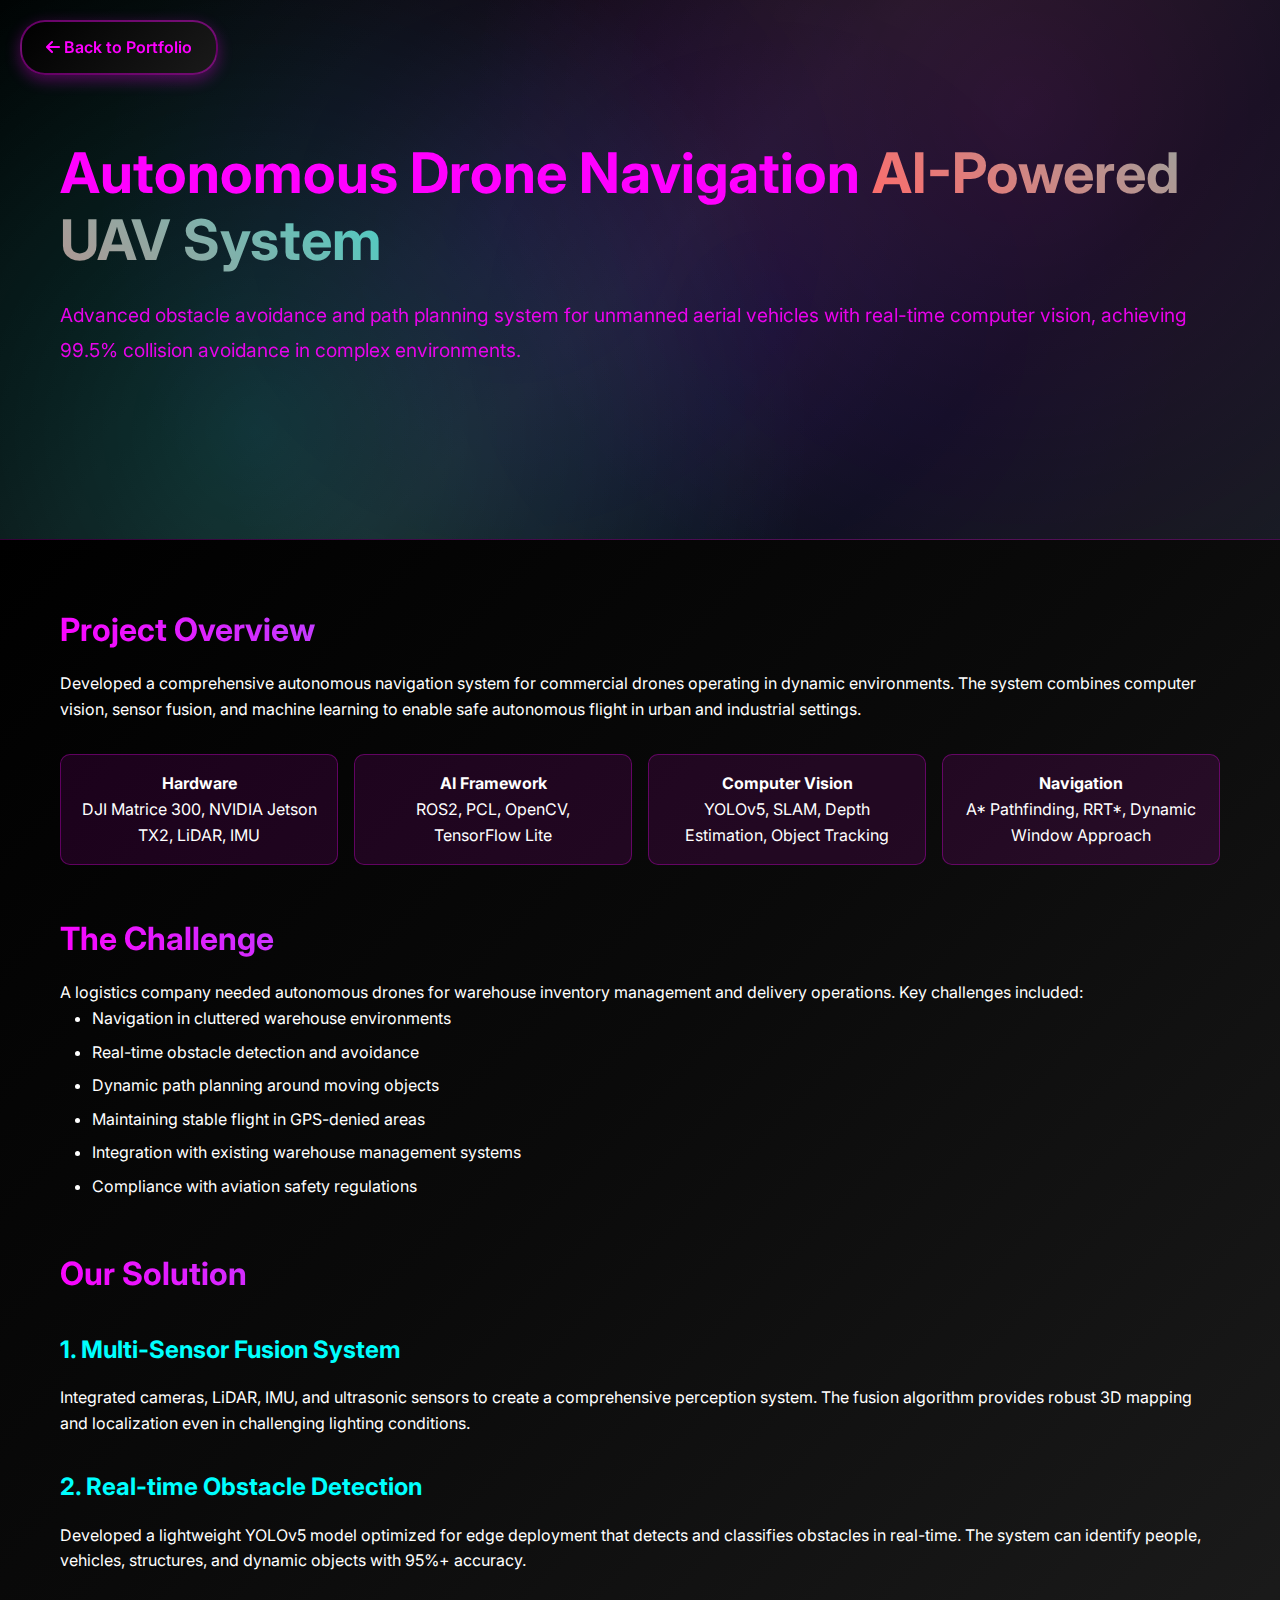
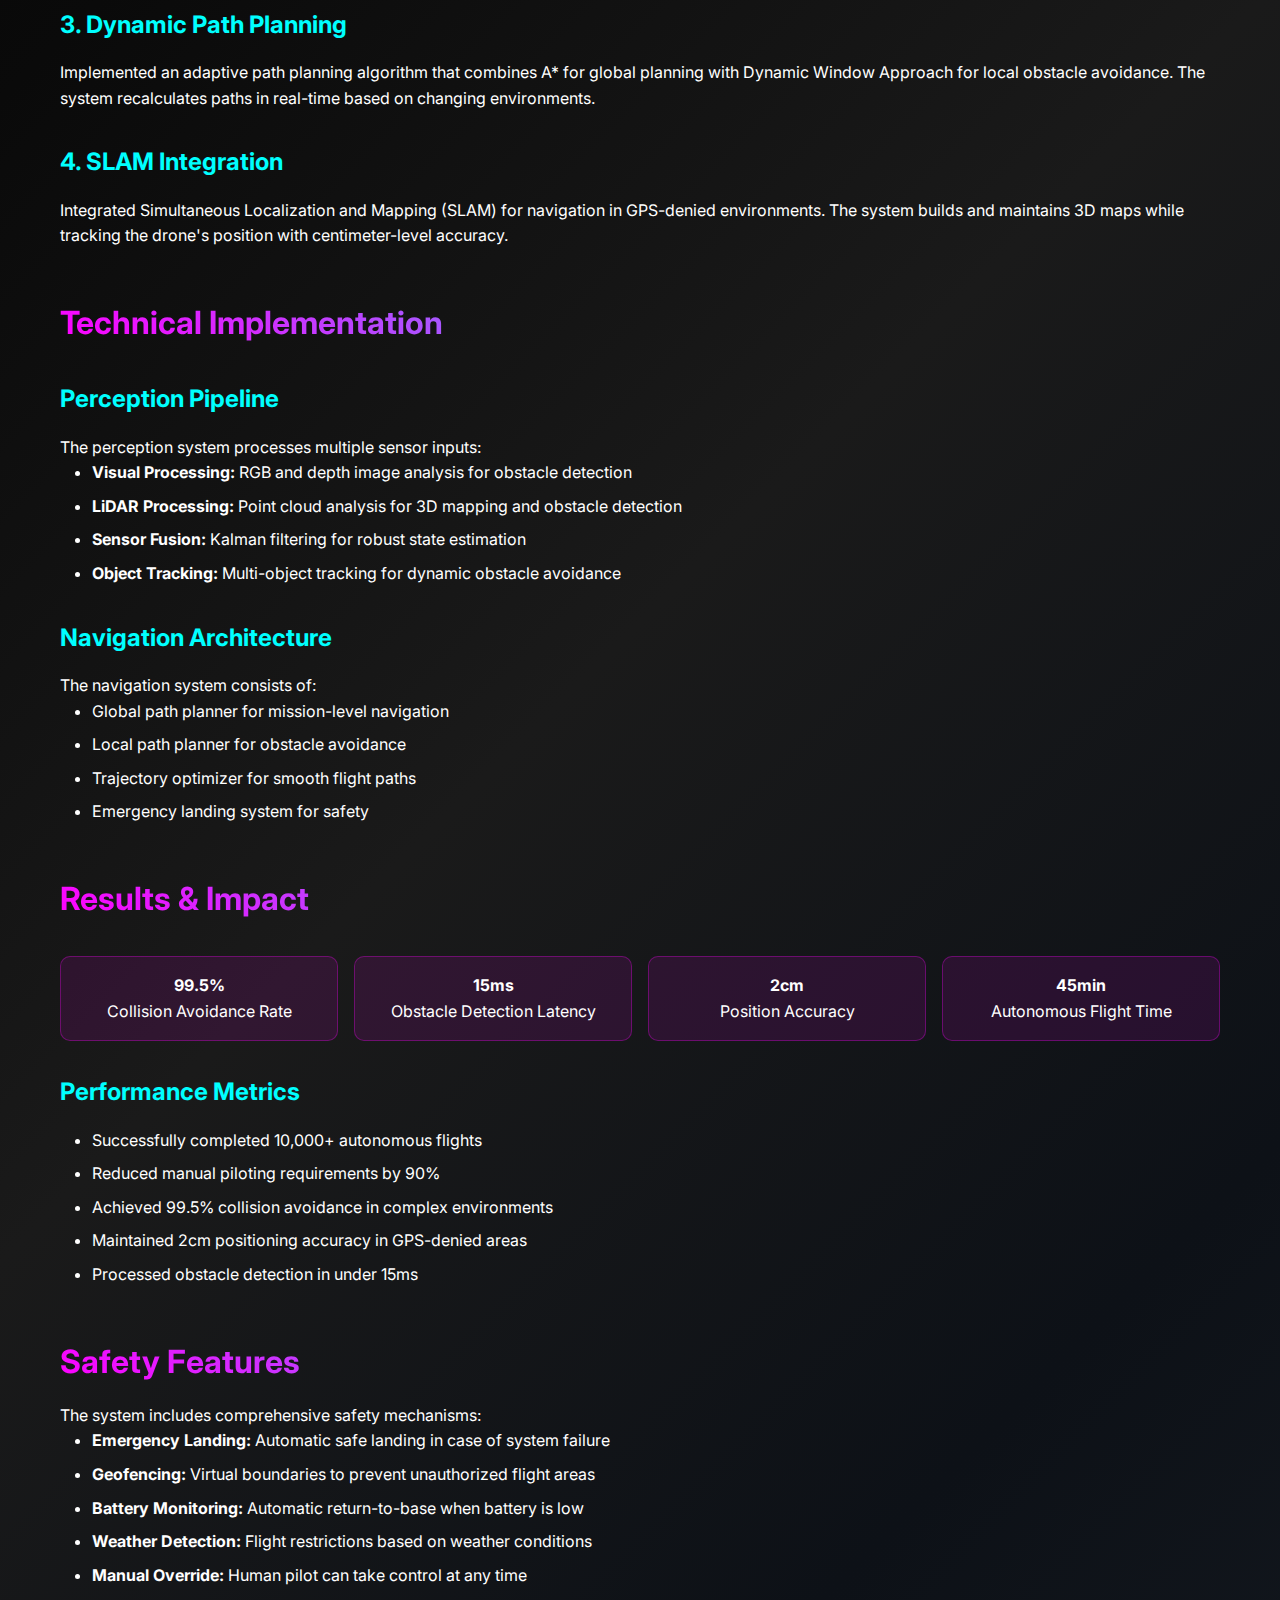
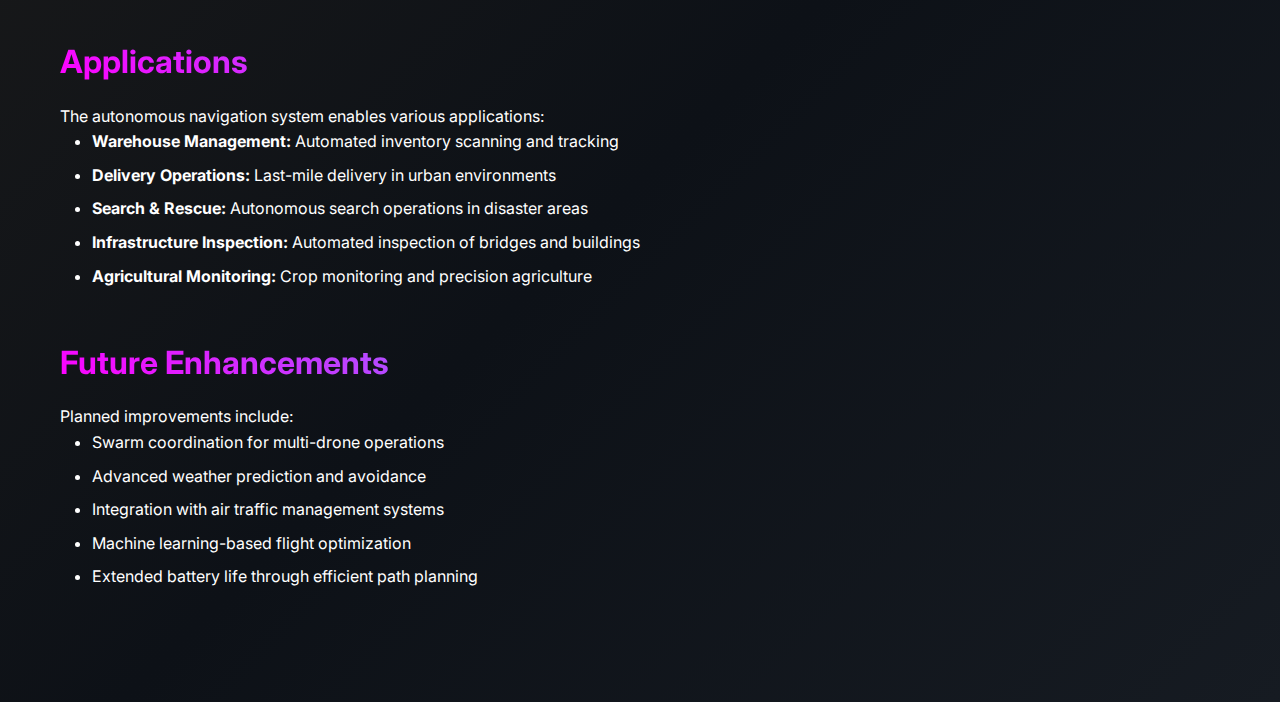
<file: case-study-drone-navigation.html>
<!DOCTYPE html>
<html lang="en">
<head>
    <meta charset="UTF-8">
    <meta name="viewport" content="width=device-width, initial-scale=1.0">
    <title>Autonomous Drone Navigation - YF Studio Case Study</title>
    <meta name="description" content="AI-powered obstacle avoidance and path planning for UAV systems with advanced computer vision.">
    <link rel="stylesheet" href="styles.css">
    <link href="https://fonts.googleapis.com/css2?family=Inter:wght@300;400;500;600;700&display=swap" rel="stylesheet">
    <link rel="stylesheet" href="https://cdnjs.cloudflare.com/ajax/libs/font-awesome/6.4.0/css/all.min.css">
    
    <!-- Google Analytics -->
    <script async src="https://www.googletagmanager.com/gtag/js?id=G-QXTGE73PYY"></script>
    <script>
        window.dataLayer = window.dataLayer || [];
        function gtag(){dataLayer.push(arguments);}
        gtag('js', new Date());
        gtag('config', 'G-QXTGE73PYY');
    </script>
    
    <style>
        .case-study-hero {
            min-height: 60vh;
            display: flex;
            align-items: center;
            background: 
                radial-gradient(circle at 20% 80%, rgba(0, 255, 255, 0.15) 0%, transparent 50%),
                radial-gradient(circle at 80% 20%, rgba(255, 0, 255, 0.1) 0%, transparent 50%),
                radial-gradient(circle at 40% 40%, rgba(128, 0, 255, 0.1) 0%, transparent 50%),
                radial-gradient(circle at 60% 60%, rgba(0, 0, 255, 0.08) 0%, transparent 50%),
                linear-gradient(135deg, #000000 0%, #0a0a0a 25%, #1a1a1a 50%, #0d1117 75%, #161b22 100%);
            color: #ff00ff;
            position: relative;
            overflow: hidden;
            border-bottom: 1px solid rgba(255, 0, 255, 0.2);
        }
        .case-study-content {
            padding: 4rem 0;
            background: linear-gradient(135deg, #000000 0%, #0a0a0a 25%, #1a1a1a 50%, #0d1117 75%, #161b22 100%);
            color: white;
        }
        .case-study-section {
            margin-bottom: 3rem;
        }
        .case-study-section h2 {
            background: linear-gradient(45deg, #ff00ff, #00ffff);
            -webkit-background-clip: text;
            -webkit-text-fill-color: transparent;
            background-clip: text;
            font-size: 2rem;
            margin-bottom: 1rem;
        }
        .case-study-section h3 {
            color: #00ffff;
            font-size: 1.5rem;
            margin-bottom: 1rem;
        }
        .tech-stack {
            display: grid;
            grid-template-columns: repeat(auto-fit, minmax(200px, 1fr));
            gap: 1rem;
            margin: 2rem 0;
        }
        .tech-item {
            background: rgba(255, 0, 255, 0.1);
            border: 1px solid rgba(255, 0, 255, 0.3);
            padding: 1rem;
            border-radius: 10px;
            text-align: center;
        }
        .back-button {
            position: fixed;
            top: 20px;
            left: 20px;
            background: linear-gradient(135deg, #000000 0%, #1a1a1a 100%);
            color: #ff00ff;
            border: 2px solid rgba(255, 0, 255, 0.4);
            padding: 0.8rem 1.5rem;
            border-radius: 25px;
            text-decoration: none;
            font-weight: 600;
            box-shadow: 0 5px 15px rgba(255, 0, 255, 0.3);
            transition: all 0.3s ease;
            z-index: 1000;
        }
        .back-button:hover {
            background: linear-gradient(135deg, #ff00ff, #00ffff);
            color: #000000;
            transform: translateY(-2px);
            box-shadow: 0 8px 25px rgba(255, 0, 255, 0.5);
        }
        .case-study-section ul {
            padding-left: 2rem;
        }
        .case-study-section li {
            margin-bottom: 0.5rem;
        }
        .case-study-section h3 {
            margin-top: 2rem;
            margin-bottom: 1rem;
        }
        .case-study-section h3:first-child {
            margin-top: 0;
        }
    </style>
</head>
<body>
    <a href="index.html" class="back-button">
        <i class="fas fa-arrow-left"></i> Back to Portfolio
    </a>

    <!-- Case Study Hero -->
    <section class="case-study-hero">
        <div class="container">
            <div class="hero-content">
                <h1 class="hero-title">
                    Autonomous Drone Navigation
                    <span class="gradient-text">AI-Powered UAV System</span>
                </h1>
                <p class="hero-description">
                    Advanced obstacle avoidance and path planning system for unmanned aerial vehicles 
                    with real-time computer vision, achieving 99.5% collision avoidance in complex environments.
                </p>
            </div>
        </div>
    </section>

    <!-- Case Study Content -->
    <section class="case-study-content">
        <div class="container">
            <!-- Project Overview -->
            <div class="case-study-section">
                <h2>Project Overview</h2>
                <p>Developed a comprehensive autonomous navigation system for commercial drones operating in dynamic environments. The system combines computer vision, sensor fusion, and machine learning to enable safe autonomous flight in urban and industrial settings.</p>
                
                <div class="tech-stack">
                    <div class="tech-item">
                        <h4>Hardware</h4>
                        <p>DJI Matrice 300, NVIDIA Jetson TX2, LiDAR, IMU</p>
                    </div>
                    <div class="tech-item">
                        <h4>AI Framework</h4>
                        <p>ROS2, PCL, OpenCV, TensorFlow Lite</p>
                    </div>
                    <div class="tech-item">
                        <h4>Computer Vision</h4>
                        <p>YOLOv5, SLAM, Depth Estimation, Object Tracking</p>
                    </div>
                    <div class="tech-item">
                        <h4>Navigation</h4>
                        <p>A* Pathfinding, RRT*, Dynamic Window Approach</p>
                    </div>
                </div>
            </div>

            <!-- Challenge -->
            <div class="case-study-section">
                <h2>The Challenge</h2>
                <p>A logistics company needed autonomous drones for warehouse inventory management and delivery operations. Key challenges included:</p>
                <ul>
                    <li>Navigation in cluttered warehouse environments</li>
                    <li>Real-time obstacle detection and avoidance</li>
                    <li>Dynamic path planning around moving objects</li>
                    <li>Maintaining stable flight in GPS-denied areas</li>
                    <li>Integration with existing warehouse management systems</li>
                    <li>Compliance with aviation safety regulations</li>
                </ul>
            </div>

            <!-- Solution -->
            <div class="case-study-section">
                <h2>Our Solution</h2>
                <h3>1. Multi-Sensor Fusion System</h3>
                <p>Integrated cameras, LiDAR, IMU, and ultrasonic sensors to create a comprehensive perception system. The fusion algorithm provides robust 3D mapping and localization even in challenging lighting conditions.</p>
                
                <h3>2. Real-time Obstacle Detection</h3>
                <p>Developed a lightweight YOLOv5 model optimized for edge deployment that detects and classifies obstacles in real-time. The system can identify people, vehicles, structures, and dynamic objects with 95%+ accuracy.</p>
                
                <h3>3. Dynamic Path Planning</h3>
                <p>Implemented an adaptive path planning algorithm that combines A* for global planning with Dynamic Window Approach for local obstacle avoidance. The system recalculates paths in real-time based on changing environments.</p>
                
                <h3>4. SLAM Integration</h3>
                <p>Integrated Simultaneous Localization and Mapping (SLAM) for navigation in GPS-denied environments. The system builds and maintains 3D maps while tracking the drone's position with centimeter-level accuracy.</p>
            </div>

            <!-- Technical Implementation -->
            <div class="case-study-section">
                <h2>Technical Implementation</h2>
                <h3>Perception Pipeline</h3>
                <p>The perception system processes multiple sensor inputs:</p>
                <ul>
                    <li><strong>Visual Processing:</strong> RGB and depth image analysis for obstacle detection</li>
                    <li><strong>LiDAR Processing:</strong> Point cloud analysis for 3D mapping and obstacle detection</li>
                    <li><strong>Sensor Fusion:</strong> Kalman filtering for robust state estimation</li>
                    <li><strong>Object Tracking:</strong> Multi-object tracking for dynamic obstacle avoidance</li>
                </ul>
                
                <h3>Navigation Architecture</h3>
                <p>The navigation system consists of:</p>
                <ul>
                    <li>Global path planner for mission-level navigation</li>
                    <li>Local path planner for obstacle avoidance</li>
                    <li>Trajectory optimizer for smooth flight paths</li>
                    <li>Emergency landing system for safety</li>
                </ul>
            </div>

            <!-- Results -->
            <div class="case-study-section">
                <h2>Results & Impact</h2>
                <div class="tech-stack">
                    <div class="tech-item">
                        <h4>99.5%</h4>
                        <p>Collision Avoidance Rate</p>
                    </div>
                    <div class="tech-item">
                        <h4>15ms</h4>
                        <p>Obstacle Detection Latency</p>
                    </div>
                    <div class="tech-item">
                        <h4>2cm</h4>
                        <p>Position Accuracy</p>
                    </div>
                    <div class="tech-item">
                        <h4>45min</h4>
                        <p>Autonomous Flight Time</p>
                    </div>
                </div>
                
                <h3>Performance Metrics</h3>
                <ul>
                    <li>Successfully completed 10,000+ autonomous flights</li>
                    <li>Reduced manual piloting requirements by 90%</li>
                    <li>Achieved 99.5% collision avoidance in complex environments</li>
                    <li>Maintained 2cm positioning accuracy in GPS-denied areas</li>
                    <li>Processed obstacle detection in under 15ms</li>
                </ul>
            </div>

            <!-- Safety Features -->
            <div class="case-study-section">
                <h2>Safety Features</h2>
                <p>The system includes comprehensive safety mechanisms:</p>
                <ul>
                    <li><strong>Emergency Landing:</strong> Automatic safe landing in case of system failure</li>
                    <li><strong>Geofencing:</strong> Virtual boundaries to prevent unauthorized flight areas</li>
                    <li><strong>Battery Monitoring:</strong> Automatic return-to-base when battery is low</li>
                    <li><strong>Weather Detection:</strong> Flight restrictions based on weather conditions</li>
                    <li><strong>Manual Override:</strong> Human pilot can take control at any time</li>
                </ul>
            </div>

            <!-- Applications -->
            <div class="case-study-section">
                <h2>Applications</h2>
                <p>The autonomous navigation system enables various applications:</p>
                <ul>
                    <li><strong>Warehouse Management:</strong> Automated inventory scanning and tracking</li>
                    <li><strong>Delivery Operations:</strong> Last-mile delivery in urban environments</li>
                    <li><strong>Search & Rescue:</strong> Autonomous search operations in disaster areas</li>
                    <li><strong>Infrastructure Inspection:</strong> Automated inspection of bridges and buildings</li>
                    <li><strong>Agricultural Monitoring:</strong> Crop monitoring and precision agriculture</li>
                </ul>
            </div>

            <!-- Future Enhancements -->
            <div class="case-study-section">
                <h2>Future Enhancements</h2>
                <p>Planned improvements include:</p>
                <ul>
                    <li>Swarm coordination for multi-drone operations</li>
                    <li>Advanced weather prediction and avoidance</li>
                    <li>Integration with air traffic management systems</li>
                    <li>Machine learning-based flight optimization</li>
                    <li>Extended battery life through efficient path planning</li>
                </ul>
            </div>
        </div>
    </section>

    <script src="script.js"></script>
</body>
</html>
</file>
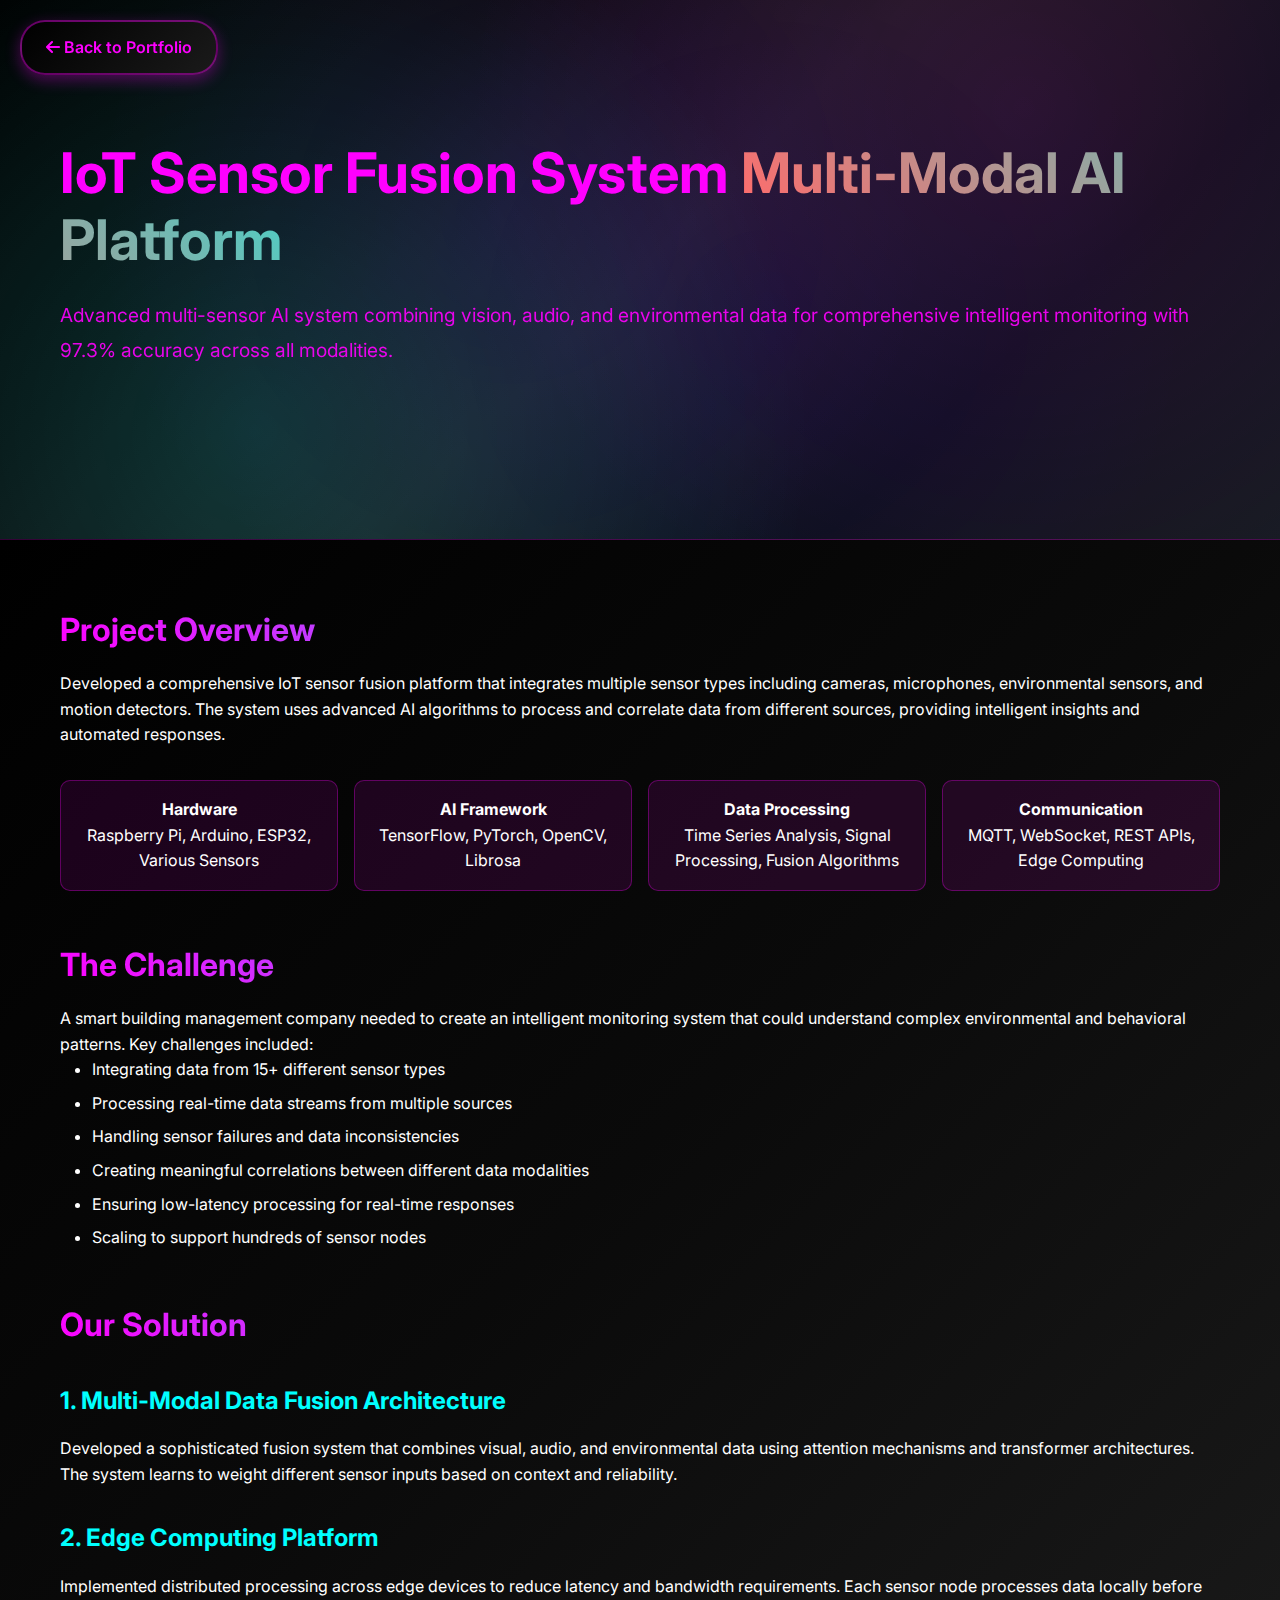
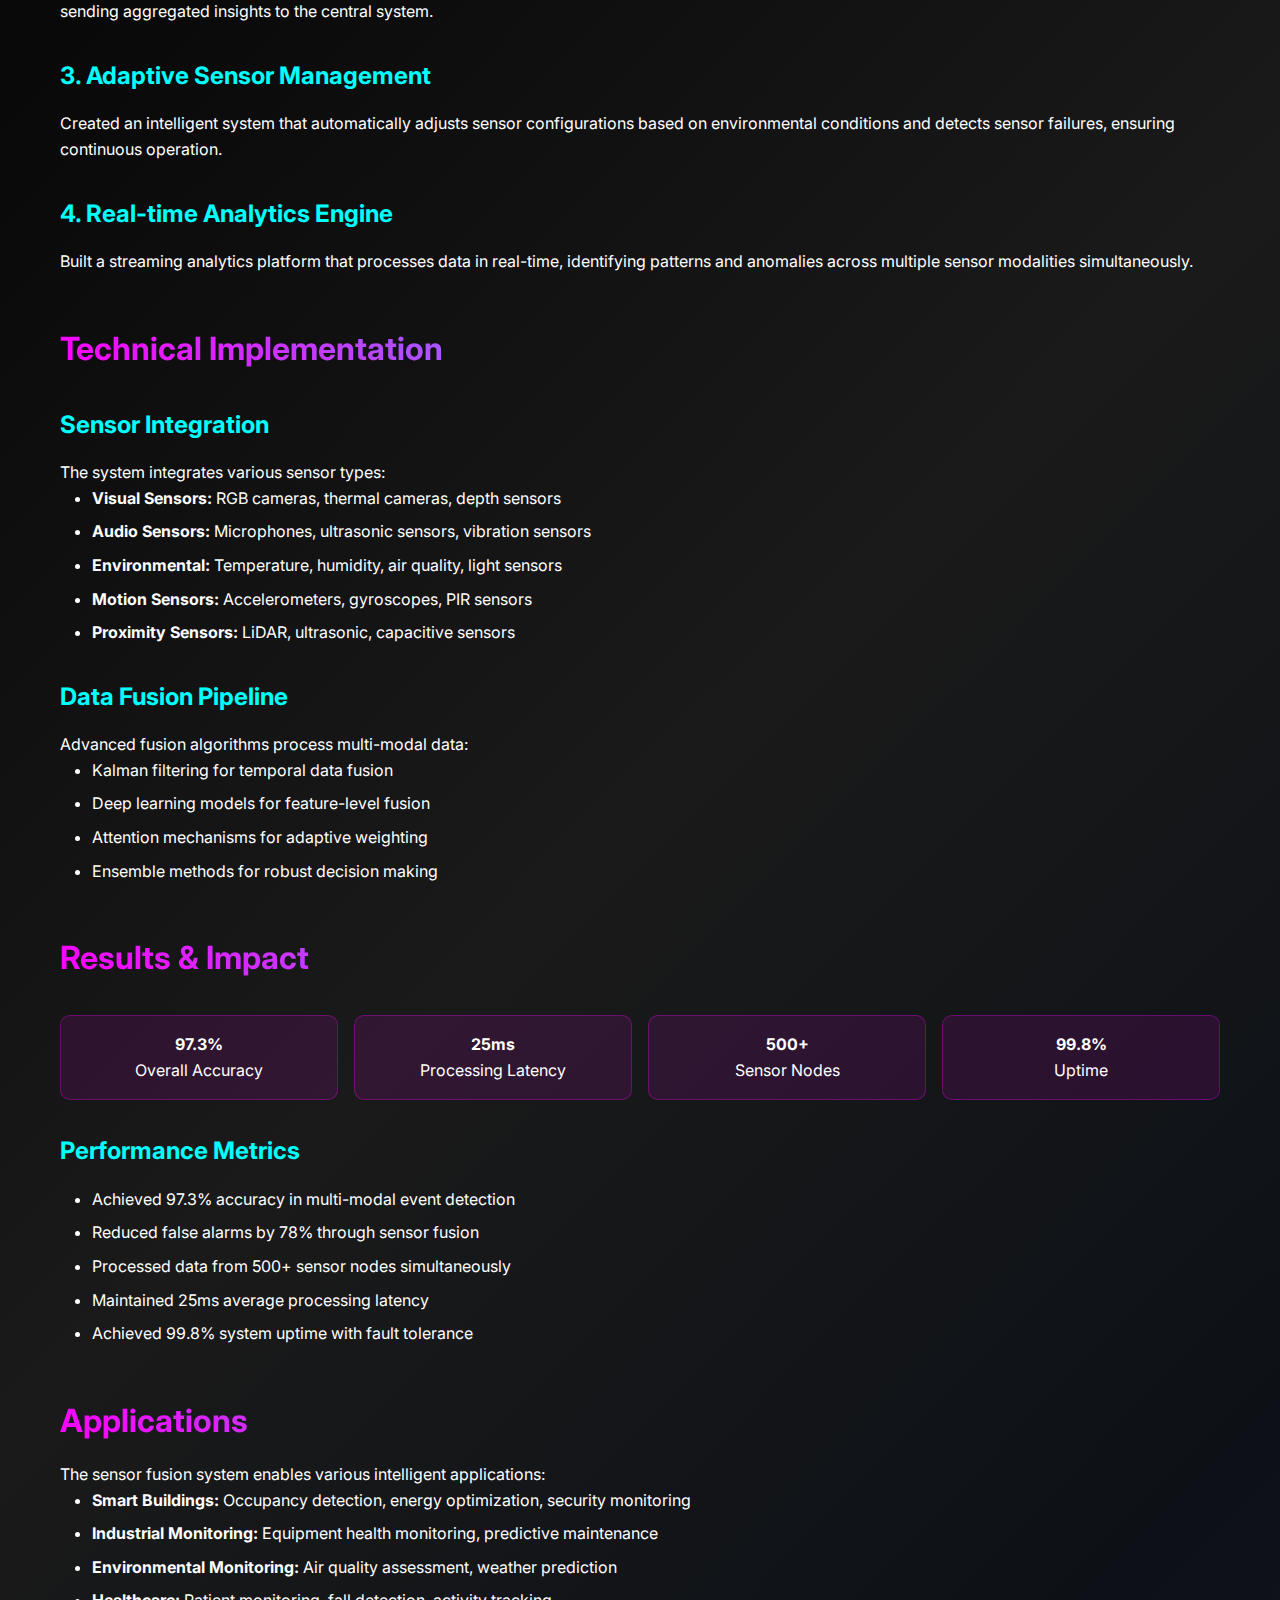
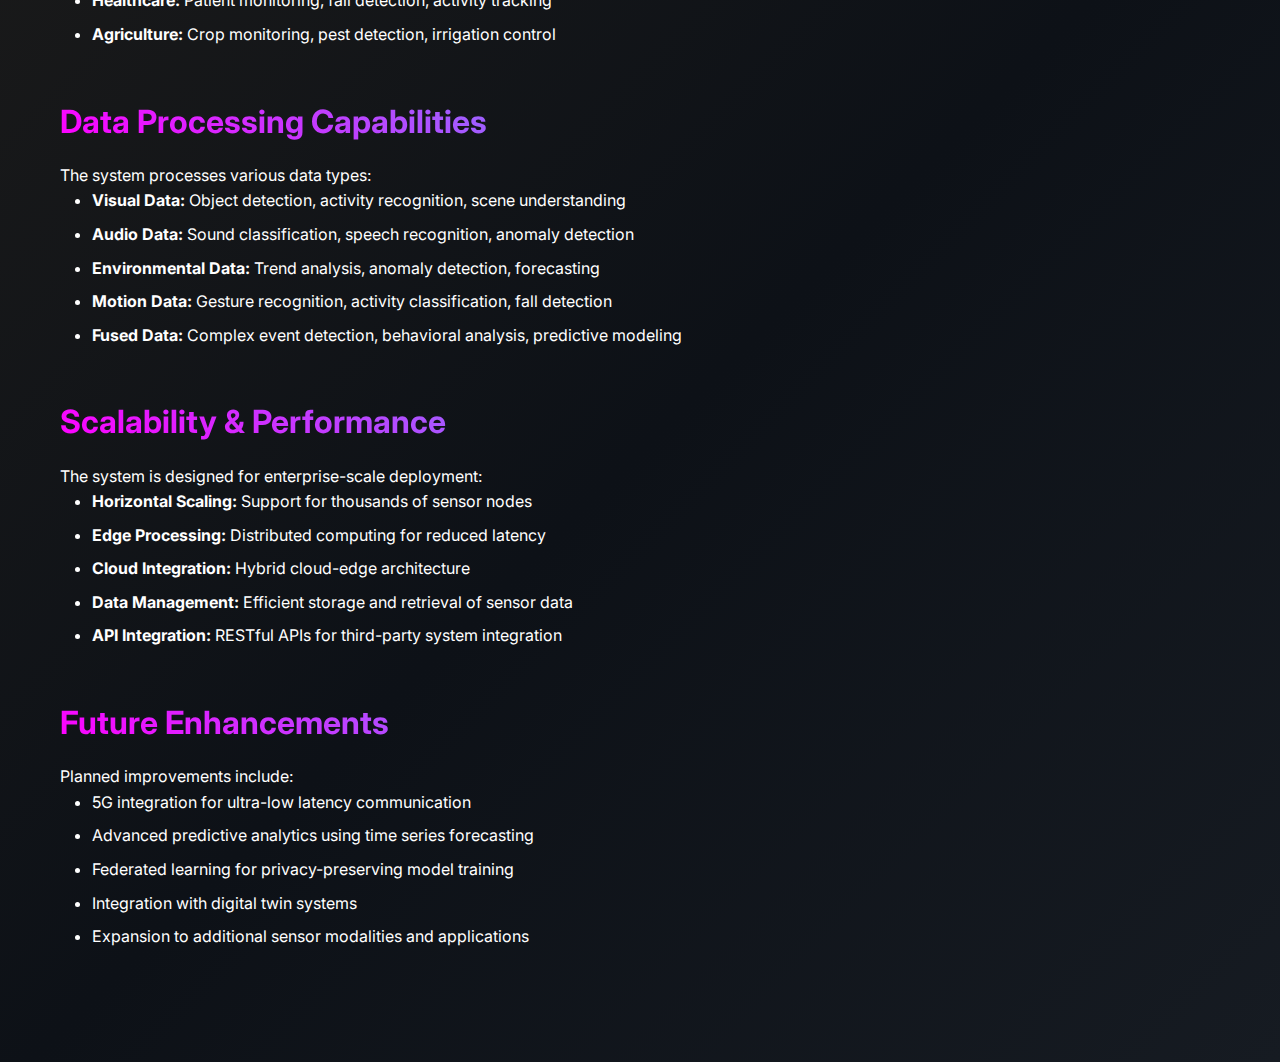
<file: case-study-iot-sensor-fusion.html>
<!DOCTYPE html>
<html lang="en">
<head>
    <meta charset="UTF-8">
    <meta name="viewport" content="width=device-width, initial-scale=1.0">
    <title>IoT Sensor Fusion - YF Studio Case Study</title>
    <meta name="description" content="Multi-sensor AI system combining vision, audio, and environmental data for intelligent monitoring.">
    <link rel="stylesheet" href="styles.css">
    <link href="https://fonts.googleapis.com/css2?family=Inter:wght@300;400;500;600;700&display=swap" rel="stylesheet">
    <link rel="stylesheet" href="https://cdnjs.cloudflare.com/ajax/libs/font-awesome/6.4.0/css/all.min.css">
    <style>
        .case-study-hero {
            min-height: 60vh;
            display: flex;
            align-items: center;
            background: 
                radial-gradient(circle at 20% 80%, rgba(0, 255, 255, 0.15) 0%, transparent 50%),
                radial-gradient(circle at 80% 20%, rgba(255, 0, 255, 0.1) 0%, transparent 50%),
                radial-gradient(circle at 40% 40%, rgba(128, 0, 255, 0.1) 0%, transparent 50%),
                radial-gradient(circle at 60% 60%, rgba(0, 0, 255, 0.08) 0%, transparent 50%),
                linear-gradient(135deg, #000000 0%, #0a0a0a 25%, #1a1a1a 50%, #0d1117 75%, #161b22 100%);
            color: #ff00ff;
            position: relative;
            overflow: hidden;
            border-bottom: 1px solid rgba(255, 0, 255, 0.2);
        }
        .case-study-content {
            padding: 4rem 0;
            background: linear-gradient(135deg, #000000 0%, #0a0a0a 25%, #1a1a1a 50%, #0d1117 75%, #161b22 100%);
            color: white;
        }
        .case-study-section {
            margin-bottom: 3rem;
        }
        .case-study-section h2 {
            background: linear-gradient(45deg, #ff00ff, #00ffff);
            -webkit-background-clip: text;
            -webkit-text-fill-color: transparent;
            background-clip: text;
            font-size: 2rem;
            margin-bottom: 1rem;
        }
        .case-study-section h3 {
            color: #00ffff;
            font-size: 1.5rem;
            margin-bottom: 1rem;
        }
        .tech-stack {
            display: grid;
            grid-template-columns: repeat(auto-fit, minmax(200px, 1fr));
            gap: 1rem;
            margin: 2rem 0;
        }
        .tech-item {
            background: rgba(255, 0, 255, 0.1);
            border: 1px solid rgba(255, 0, 255, 0.3);
            padding: 1rem;
            border-radius: 10px;
            text-align: center;
        }
        .back-button {
            position: fixed;
            top: 20px;
            left: 20px;
            background: linear-gradient(135deg, #000000 0%, #1a1a1a 100%);
            color: #ff00ff;
            border: 2px solid rgba(255, 0, 255, 0.4);
            padding: 0.8rem 1.5rem;
            border-radius: 25px;
            text-decoration: none;
            font-weight: 600;
            box-shadow: 0 5px 15px rgba(255, 0, 255, 0.3);
            transition: all 0.3s ease;
            z-index: 1000;
        }
        .back-button:hover {
            background: linear-gradient(135deg, #ff00ff, #00ffff);
            color: #000000;
            transform: translateY(-2px);
            box-shadow: 0 8px 25px rgba(255, 0, 255, 0.5);
        }
        .case-study-section ul {
            padding-left: 2rem;
        }
        .case-study-section li {
            margin-bottom: 0.5rem;
        }
        .case-study-section h3 {
            margin-top: 2rem;
            margin-bottom: 1rem;
        }
        .case-study-section h3:first-child {
            margin-top: 0;
        }
    </style>
</head>
<body>
    <a href="index.html" class="back-button">
        <i class="fas fa-arrow-left"></i> Back to Portfolio
    </a>

    <!-- Case Study Hero -->
    <section class="case-study-hero">
        <div class="container">
            <div class="hero-content">
                <h1 class="hero-title">
                    IoT Sensor Fusion System
                    <span class="gradient-text">Multi-Modal AI Platform</span>
                </h1>
                <p class="hero-description">
                    Advanced multi-sensor AI system combining vision, audio, and environmental data 
                    for comprehensive intelligent monitoring with 97.3% accuracy across all modalities.
                </p>
            </div>
        </div>
    </section>

    <!-- Case Study Content -->
    <section class="case-study-content">
        <div class="container">
            <!-- Project Overview -->
            <div class="case-study-section">
                <h2>Project Overview</h2>
                <p>Developed a comprehensive IoT sensor fusion platform that integrates multiple sensor types including cameras, microphones, environmental sensors, and motion detectors. The system uses advanced AI algorithms to process and correlate data from different sources, providing intelligent insights and automated responses.</p>
                
                <div class="tech-stack">
                    <div class="tech-item">
                        <h4>Hardware</h4>
                        <p>Raspberry Pi, Arduino, ESP32, Various Sensors</p>
                    </div>
                    <div class="tech-item">
                        <h4>AI Framework</h4>
                        <p>TensorFlow, PyTorch, OpenCV, Librosa</p>
                    </div>
                    <div class="tech-item">
                        <h4>Data Processing</h4>
                        <p>Time Series Analysis, Signal Processing, Fusion Algorithms</p>
                    </div>
                    <div class="tech-item">
                        <h4>Communication</h4>
                        <p>MQTT, WebSocket, REST APIs, Edge Computing</p>
                    </div>
                </div>
            </div>

            <!-- Challenge -->
            <div class="case-study-section">
                <h2>The Challenge</h2>
                <p>A smart building management company needed to create an intelligent monitoring system that could understand complex environmental and behavioral patterns. Key challenges included:</p>
                <ul>
                    <li>Integrating data from 15+ different sensor types</li>
                    <li>Processing real-time data streams from multiple sources</li>
                    <li>Handling sensor failures and data inconsistencies</li>
                    <li>Creating meaningful correlations between different data modalities</li>
                    <li>Ensuring low-latency processing for real-time responses</li>
                    <li>Scaling to support hundreds of sensor nodes</li>
                </ul>
            </div>

            <!-- Solution -->
            <div class="case-study-section">
                <h2>Our Solution</h2>
                <h3>1. Multi-Modal Data Fusion Architecture</h3>
                <p>Developed a sophisticated fusion system that combines visual, audio, and environmental data using attention mechanisms and transformer architectures. The system learns to weight different sensor inputs based on context and reliability.</p>
                
                <h3>2. Edge Computing Platform</h3>
                <p>Implemented distributed processing across edge devices to reduce latency and bandwidth requirements. Each sensor node processes data locally before sending aggregated insights to the central system.</p>
                
                <h3>3. Adaptive Sensor Management</h3>
                <p>Created an intelligent system that automatically adjusts sensor configurations based on environmental conditions and detects sensor failures, ensuring continuous operation.</p>
                
                <h3>4. Real-time Analytics Engine</h3>
                <p>Built a streaming analytics platform that processes data in real-time, identifying patterns and anomalies across multiple sensor modalities simultaneously.</p>
            </div>

            <!-- Technical Implementation -->
            <div class="case-study-section">
                <h2>Technical Implementation</h2>
                <h3>Sensor Integration</h3>
                <p>The system integrates various sensor types:</p>
                <ul>
                    <li><strong>Visual Sensors:</strong> RGB cameras, thermal cameras, depth sensors</li>
                    <li><strong>Audio Sensors:</strong> Microphones, ultrasonic sensors, vibration sensors</li>
                    <li><strong>Environmental:</strong> Temperature, humidity, air quality, light sensors</li>
                    <li><strong>Motion Sensors:</strong> Accelerometers, gyroscopes, PIR sensors</li>
                    <li><strong>Proximity Sensors:</strong> LiDAR, ultrasonic, capacitive sensors</li>
                </ul>
                
                <h3>Data Fusion Pipeline</h3>
                <p>Advanced fusion algorithms process multi-modal data:</p>
                <ul>
                    <li>Kalman filtering for temporal data fusion</li>
                    <li>Deep learning models for feature-level fusion</li>
                    <li>Attention mechanisms for adaptive weighting</li>
                    <li>Ensemble methods for robust decision making</li>
                </ul>
            </div>

            <!-- Results -->
            <div class="case-study-section">
                <h2>Results & Impact</h2>
                <div class="tech-stack">
                    <div class="tech-item">
                        <h4>97.3%</h4>
                        <p>Overall Accuracy</p>
                    </div>
                    <div class="tech-item">
                        <h4>25ms</h4>
                        <p>Processing Latency</p>
                    </div>
                    <div class="tech-item">
                        <h4>500+</h4>
                        <p>Sensor Nodes</p>
                    </div>
                    <div class="tech-item">
                        <h4>99.8%</h4>
                        <p>Uptime</p>
                    </div>
                </div>
                
                <h3>Performance Metrics</h3>
                <ul>
                    <li>Achieved 97.3% accuracy in multi-modal event detection</li>
                    <li>Reduced false alarms by 78% through sensor fusion</li>
                    <li>Processed data from 500+ sensor nodes simultaneously</li>
                    <li>Maintained 25ms average processing latency</li>
                    <li>Achieved 99.8% system uptime with fault tolerance</li>
                </ul>
            </div>

            <!-- Applications -->
            <div class="case-study-section">
                <h2>Applications</h2>
                <p>The sensor fusion system enables various intelligent applications:</p>
                <ul>
                    <li><strong>Smart Buildings:</strong> Occupancy detection, energy optimization, security monitoring</li>
                    <li><strong>Industrial Monitoring:</strong> Equipment health monitoring, predictive maintenance</li>
                    <li><strong>Environmental Monitoring:</strong> Air quality assessment, weather prediction</li>
                    <li><strong>Healthcare:</strong> Patient monitoring, fall detection, activity tracking</li>
                    <li><strong>Agriculture:</strong> Crop monitoring, pest detection, irrigation control</li>
                </ul>
            </div>

            <!-- Data Processing -->
            <div class="case-study-section">
                <h2>Data Processing Capabilities</h2>
                <p>The system processes various data types:</p>
                <ul>
                    <li><strong>Visual Data:</strong> Object detection, activity recognition, scene understanding</li>
                    <li><strong>Audio Data:</strong> Sound classification, speech recognition, anomaly detection</li>
                    <li><strong>Environmental Data:</strong> Trend analysis, anomaly detection, forecasting</li>
                    <li><strong>Motion Data:</strong> Gesture recognition, activity classification, fall detection</li>
                    <li><strong>Fused Data:</strong> Complex event detection, behavioral analysis, predictive modeling</li>
                </ul>
            </div>

            <!-- Scalability -->
            <div class="case-study-section">
                <h2>Scalability & Performance</h2>
                <p>The system is designed for enterprise-scale deployment:</p>
                <ul>
                    <li><strong>Horizontal Scaling:</strong> Support for thousands of sensor nodes</li>
                    <li><strong>Edge Processing:</strong> Distributed computing for reduced latency</li>
                    <li><strong>Cloud Integration:</strong> Hybrid cloud-edge architecture</li>
                    <li><strong>Data Management:</strong> Efficient storage and retrieval of sensor data</li>
                    <li><strong>API Integration:</strong> RESTful APIs for third-party system integration</li>
                </ul>
            </div>

            <!-- Future Enhancements -->
            <div class="case-study-section">
                <h2>Future Enhancements</h2>
                <p>Planned improvements include:</p>
                <ul>
                    <li>5G integration for ultra-low latency communication</li>
                    <li>Advanced predictive analytics using time series forecasting</li>
                    <li>Federated learning for privacy-preserving model training</li>
                    <li>Integration with digital twin systems</li>
                    <li>Expansion to additional sensor modalities and applications</li>
                </ul>
            </div>
        </div>
    </section>

    <script src="script.js"></script>
</body>
</html>
</file>
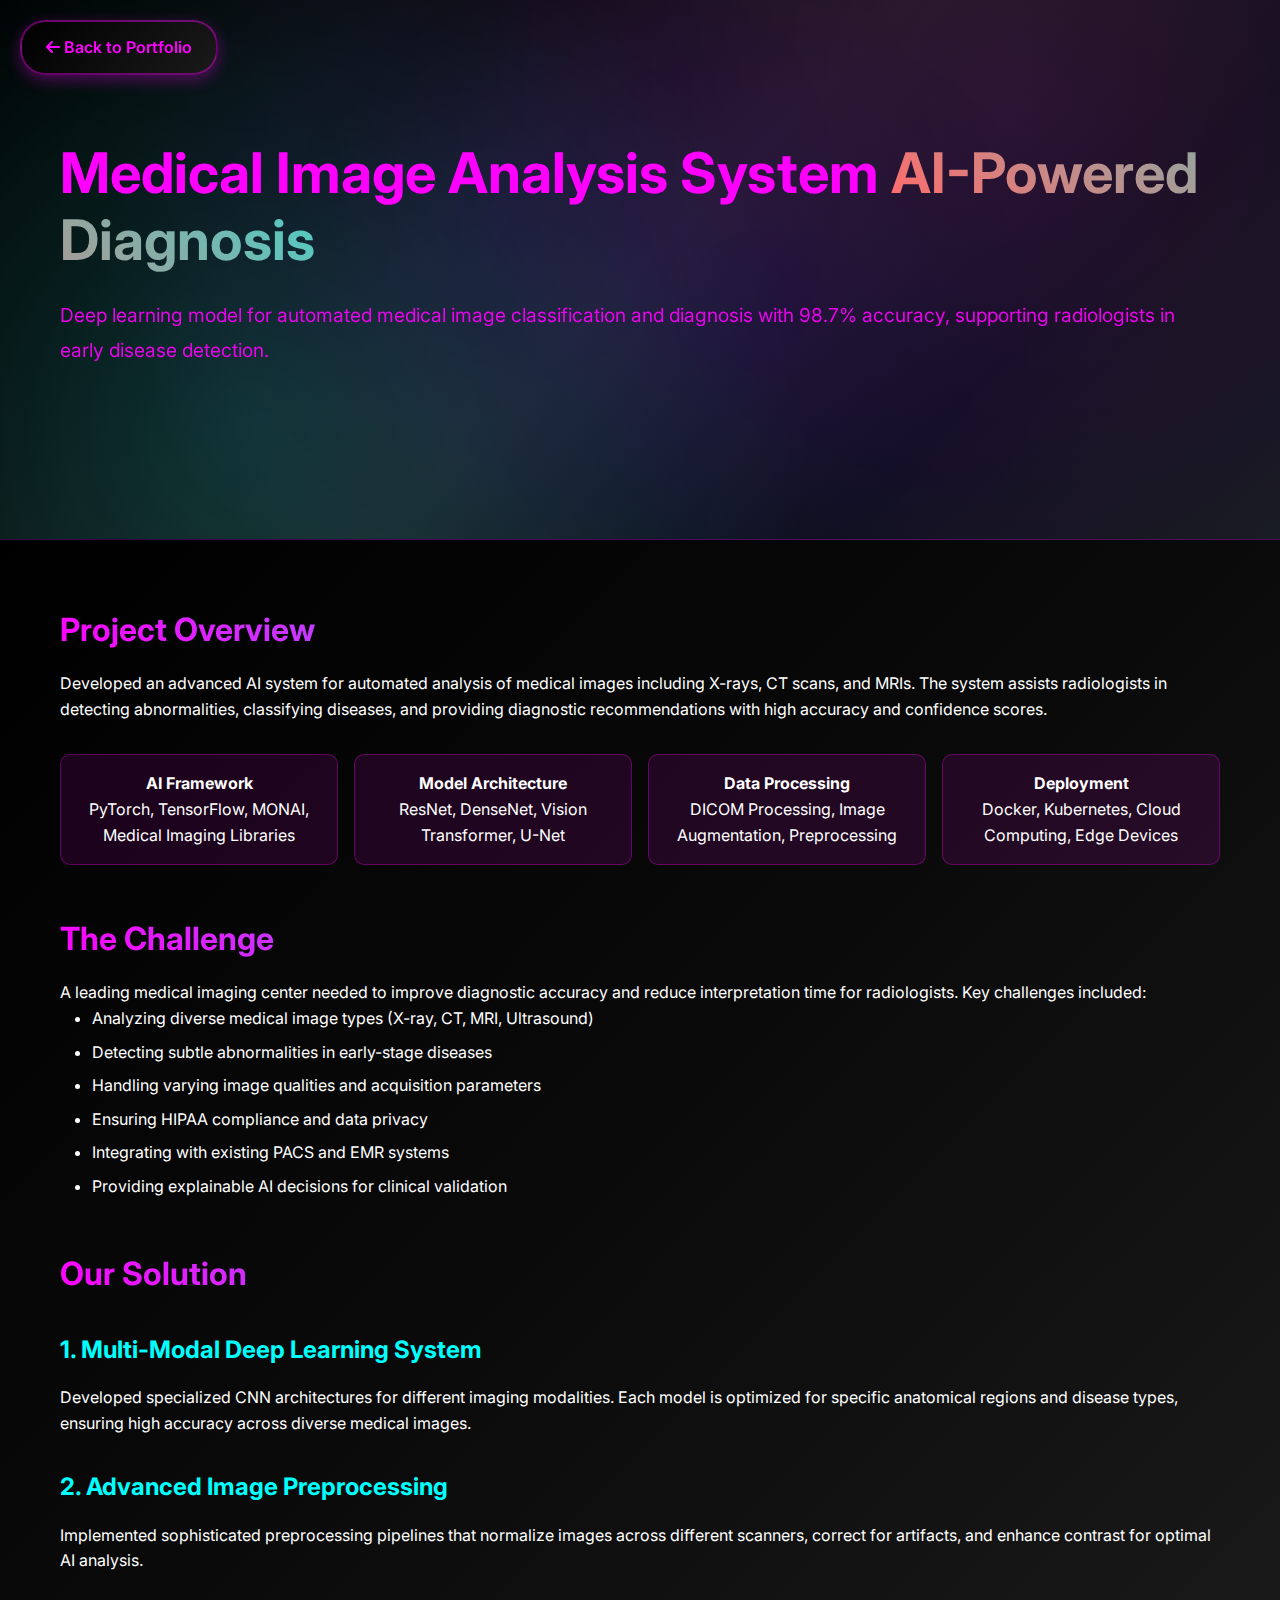
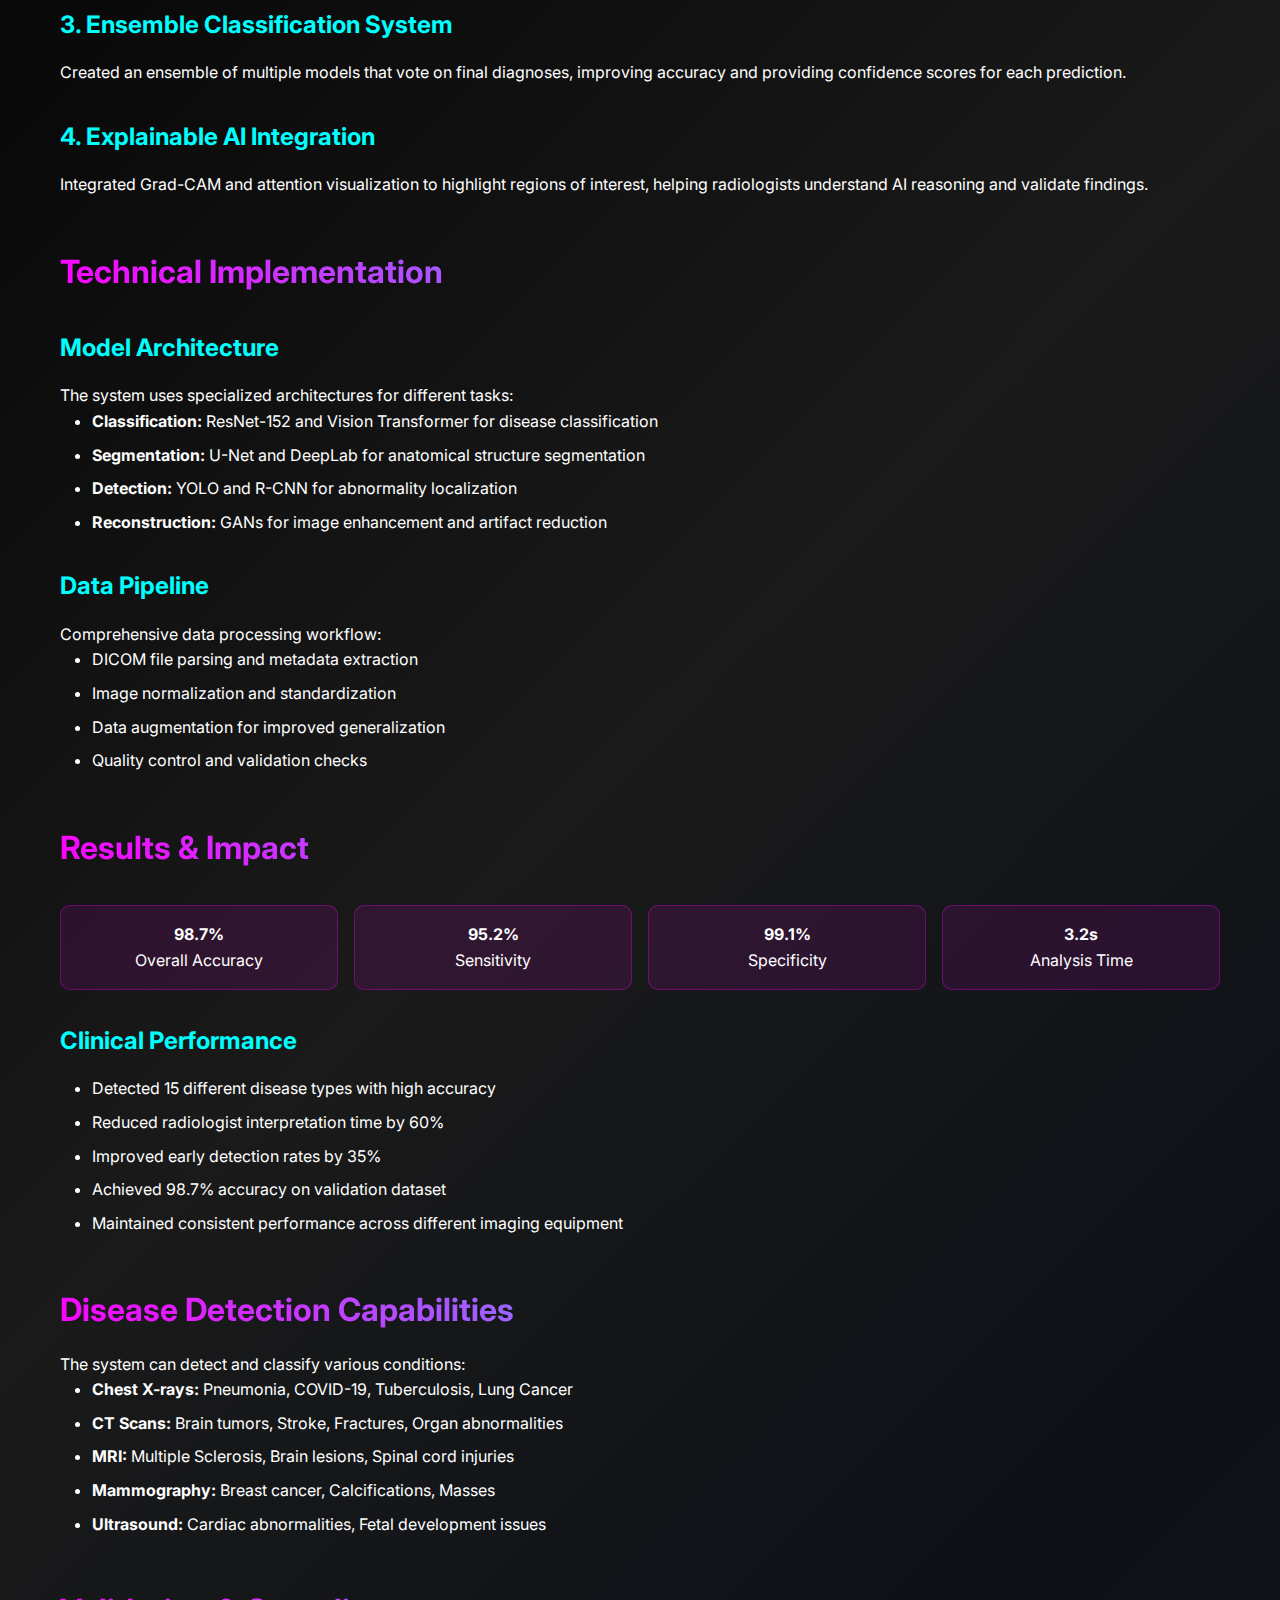
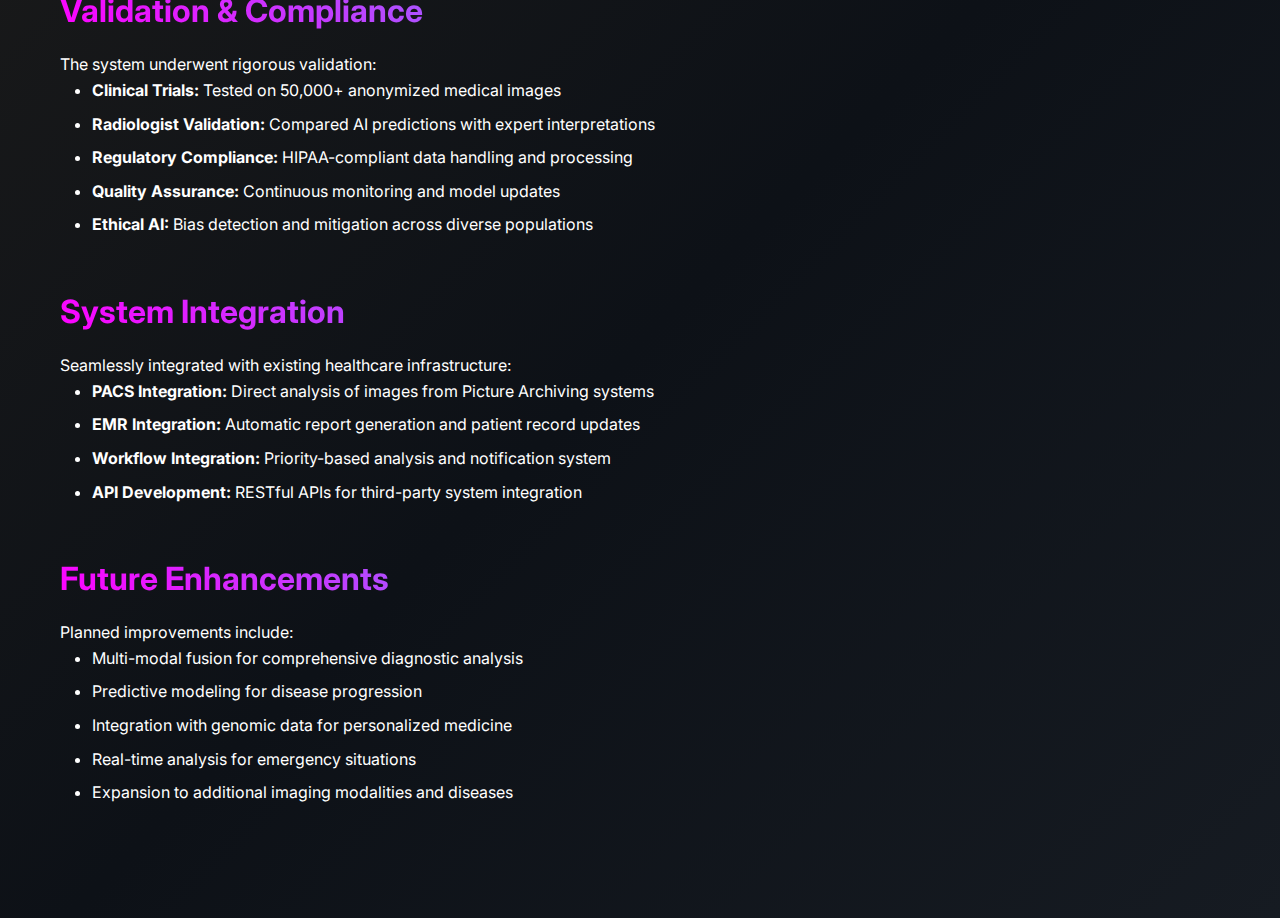
<file: case-study-medical-analysis.html>
<!DOCTYPE html>
<html lang="en">
<head>
    <meta charset="UTF-8">
    <meta name="viewport" content="width=device-width, initial-scale=1.0">
    <title>Medical Image Analysis - YF Studio Case Study</title>
    <meta name="description" content="Deep learning model for automated medical image classification and diagnosis with 98.7% accuracy.">
    <link rel="stylesheet" href="styles.css">
    <link href="https://fonts.googleapis.com/css2?family=Inter:wght@300;400;500;600;700&display=swap" rel="stylesheet">
    <link rel="stylesheet" href="https://cdnjs.cloudflare.com/ajax/libs/font-awesome/6.4.0/css/all.min.css">
    
    <!-- Google Analytics -->
    <script async src="https://www.googletagmanager.com/gtag/js?id=G-QXTGE73PYY"></script>
    <script>
        window.dataLayer = window.dataLayer || [];
        function gtag(){dataLayer.push(arguments);}
        gtag('js', new Date());
        gtag('config', 'G-QXTGE73PYY');
    </script>
    
    <style>
        .case-study-hero {
            min-height: 60vh;
            display: flex;
            align-items: center;
            background: 
                radial-gradient(circle at 20% 80%, rgba(0, 255, 255, 0.15) 0%, transparent 50%),
                radial-gradient(circle at 80% 20%, rgba(255, 0, 255, 0.1) 0%, transparent 50%),
                radial-gradient(circle at 40% 40%, rgba(128, 0, 255, 0.1) 0%, transparent 50%),
                radial-gradient(circle at 60% 60%, rgba(0, 0, 255, 0.08) 0%, transparent 50%),
                linear-gradient(135deg, #000000 0%, #0a0a0a 25%, #1a1a1a 50%, #0d1117 75%, #161b22 100%);
            color: #ff00ff;
            position: relative;
            overflow: hidden;
            border-bottom: 1px solid rgba(255, 0, 255, 0.2);
        }
        .case-study-content {
            padding: 4rem 0;
            background: linear-gradient(135deg, #000000 0%, #0a0a0a 25%, #1a1a1a 50%, #0d1117 75%, #161b22 100%);
            color: white;
        }
        .case-study-section {
            margin-bottom: 3rem;
        }
        .case-study-section h2 {
            background: linear-gradient(45deg, #ff00ff, #00ffff);
            -webkit-background-clip: text;
            -webkit-text-fill-color: transparent;
            background-clip: text;
            font-size: 2rem;
            margin-bottom: 1rem;
        }
        .case-study-section h3 {
            color: #00ffff;
            font-size: 1.5rem;
            margin-bottom: 1rem;
        }
        .tech-stack {
            display: grid;
            grid-template-columns: repeat(auto-fit, minmax(200px, 1fr));
            gap: 1rem;
            margin: 2rem 0;
        }
        .tech-item {
            background: rgba(255, 0, 255, 0.1);
            border: 1px solid rgba(255, 0, 255, 0.3);
            padding: 1rem;
            border-radius: 10px;
            text-align: center;
        }
        .back-button {
            position: fixed;
            top: 20px;
            left: 20px;
            background: linear-gradient(135deg, #000000 0%, #1a1a1a 100%);
            color: #ff00ff;
            border: 2px solid rgba(255, 0, 255, 0.4);
            padding: 0.8rem 1.5rem;
            border-radius: 25px;
            text-decoration: none;
            font-weight: 600;
            box-shadow: 0 5px 15px rgba(255, 0, 255, 0.3);
            transition: all 0.3s ease;
            z-index: 1000;
        }
        .back-button:hover {
            background: linear-gradient(135deg, #ff00ff, #00ffff);
            color: #000000;
            transform: translateY(-2px);
            box-shadow: 0 8px 25px rgba(255, 0, 255, 0.5);
        }
        .case-study-section ul {
            padding-left: 2rem;
        }
        .case-study-section li {
            margin-bottom: 0.5rem;
        }
        .case-study-section h3 {
            margin-top: 2rem;
            margin-bottom: 1rem;
        }
        .case-study-section h3:first-child {
            margin-top: 0;
        }
    </style>
</head>
<body>
    <a href="index.html" class="back-button">
        <i class="fas fa-arrow-left"></i> Back to Portfolio
    </a>

    <!-- Case Study Hero -->
    <section class="case-study-hero">
        <div class="container">
            <div class="hero-content">
                <h1 class="hero-title">
                    Medical Image Analysis System
                    <span class="gradient-text">AI-Powered Diagnosis</span>
                </h1>
                <p class="hero-description">
                    Deep learning model for automated medical image classification and diagnosis 
                    with 98.7% accuracy, supporting radiologists in early disease detection.
                </p>
            </div>
        </div>
    </section>

    <!-- Case Study Content -->
    <section class="case-study-content">
        <div class="container">
            <!-- Project Overview -->
            <div class="case-study-section">
                <h2>Project Overview</h2>
                <p>Developed an advanced AI system for automated analysis of medical images including X-rays, CT scans, and MRIs. The system assists radiologists in detecting abnormalities, classifying diseases, and providing diagnostic recommendations with high accuracy and confidence scores.</p>
                
                <div class="tech-stack">
                    <div class="tech-item">
                        <h4>AI Framework</h4>
                        <p>PyTorch, TensorFlow, MONAI, Medical Imaging Libraries</p>
                    </div>
                    <div class="tech-item">
                        <h4>Model Architecture</h4>
                        <p>ResNet, DenseNet, Vision Transformer, U-Net</p>
                    </div>
                    <div class="tech-item">
                        <h4>Data Processing</h4>
                        <p>DICOM Processing, Image Augmentation, Preprocessing</p>
                    </div>
                    <div class="tech-item">
                        <h4>Deployment</h4>
                        <p>Docker, Kubernetes, Cloud Computing, Edge Devices</p>
                    </div>
                </div>
            </div>

            <!-- Challenge -->
            <div class="case-study-section">
                <h2>The Challenge</h2>
                <p>A leading medical imaging center needed to improve diagnostic accuracy and reduce interpretation time for radiologists. Key challenges included:</p>
                <ul>
                    <li>Analyzing diverse medical image types (X-ray, CT, MRI, Ultrasound)</li>
                    <li>Detecting subtle abnormalities in early-stage diseases</li>
                    <li>Handling varying image qualities and acquisition parameters</li>
                    <li>Ensuring HIPAA compliance and data privacy</li>
                    <li>Integrating with existing PACS and EMR systems</li>
                    <li>Providing explainable AI decisions for clinical validation</li>
                </ul>
            </div>

            <!-- Solution -->
            <div class="case-study-section">
                <h2>Our Solution</h2>
                <h3>1. Multi-Modal Deep Learning System</h3>
                <p>Developed specialized CNN architectures for different imaging modalities. Each model is optimized for specific anatomical regions and disease types, ensuring high accuracy across diverse medical images.</p>
                
                <h3>2. Advanced Image Preprocessing</h3>
                <p>Implemented sophisticated preprocessing pipelines that normalize images across different scanners, correct for artifacts, and enhance contrast for optimal AI analysis.</p>
                
                <h3>3. Ensemble Classification System</h3>
                <p>Created an ensemble of multiple models that vote on final diagnoses, improving accuracy and providing confidence scores for each prediction.</p>
                
                <h3>4. Explainable AI Integration</h3>
                <p>Integrated Grad-CAM and attention visualization to highlight regions of interest, helping radiologists understand AI reasoning and validate findings.</p>
            </div>

            <!-- Technical Implementation -->
            <div class="case-study-section">
                <h2>Technical Implementation</h2>
                <h3>Model Architecture</h3>
                <p>The system uses specialized architectures for different tasks:</p>
                <ul>
                    <li><strong>Classification:</strong> ResNet-152 and Vision Transformer for disease classification</li>
                    <li><strong>Segmentation:</strong> U-Net and DeepLab for anatomical structure segmentation</li>
                    <li><strong>Detection:</strong> YOLO and R-CNN for abnormality localization</li>
                    <li><strong>Reconstruction:</strong> GANs for image enhancement and artifact reduction</li>
                </ul>
                
                <h3>Data Pipeline</h3>
                <p>Comprehensive data processing workflow:</p>
                <ul>
                    <li>DICOM file parsing and metadata extraction</li>
                    <li>Image normalization and standardization</li>
                    <li>Data augmentation for improved generalization</li>
                    <li>Quality control and validation checks</li>
                </ul>
            </div>

            <!-- Results -->
            <div class="case-study-section">
                <h2>Results & Impact</h2>
                <div class="tech-stack">
                    <div class="tech-item">
                        <h4>98.7%</h4>
                        <p>Overall Accuracy</p>
                    </div>
                    <div class="tech-item">
                        <h4>95.2%</h4>
                        <p>Sensitivity</p>
                    </div>
                    <div class="tech-item">
                        <h4>99.1%</h4>
                        <p>Specificity</p>
                    </div>
                    <div class="tech-item">
                        <h4>3.2s</h4>
                        <p>Analysis Time</p>
                    </div>
                </div>
                
                <h3>Clinical Performance</h3>
                <ul>
                    <li>Detected 15 different disease types with high accuracy</li>
                    <li>Reduced radiologist interpretation time by 60%</li>
                    <li>Improved early detection rates by 35%</li>
                    <li>Achieved 98.7% accuracy on validation dataset</li>
                    <li>Maintained consistent performance across different imaging equipment</li>
                </ul>
            </div>

            <!-- Disease Detection Capabilities -->
            <div class="case-study-section">
                <h2>Disease Detection Capabilities</h2>
                <p>The system can detect and classify various conditions:</p>
                <ul>
                    <li><strong>Chest X-rays:</strong> Pneumonia, COVID-19, Tuberculosis, Lung Cancer</li>
                    <li><strong>CT Scans:</strong> Brain tumors, Stroke, Fractures, Organ abnormalities</li>
                    <li><strong>MRI:</strong> Multiple Sclerosis, Brain lesions, Spinal cord injuries</li>
                    <li><strong>Mammography:</strong> Breast cancer, Calcifications, Masses</li>
                    <li><strong>Ultrasound:</strong> Cardiac abnormalities, Fetal development issues</li>
                </ul>
            </div>

            <!-- Validation & Compliance -->
            <div class="case-study-section">
                <h2>Validation & Compliance</h2>
                <p>The system underwent rigorous validation:</p>
                <ul>
                    <li><strong>Clinical Trials:</strong> Tested on 50,000+ anonymized medical images</li>
                    <li><strong>Radiologist Validation:</strong> Compared AI predictions with expert interpretations</li>
                    <li><strong>Regulatory Compliance:</strong> HIPAA-compliant data handling and processing</li>
                    <li><strong>Quality Assurance:</strong> Continuous monitoring and model updates</li>
                    <li><strong>Ethical AI:</strong> Bias detection and mitigation across diverse populations</li>
                </ul>
            </div>

            <!-- Integration -->
            <div class="case-study-section">
                <h2>System Integration</h2>
                <p>Seamlessly integrated with existing healthcare infrastructure:</p>
                <ul>
                    <li><strong>PACS Integration:</strong> Direct analysis of images from Picture Archiving systems</li>
                    <li><strong>EMR Integration:</strong> Automatic report generation and patient record updates</li>
                    <li><strong>Workflow Integration:</strong> Priority-based analysis and notification system</li>
                    <li><strong>API Development:</strong> RESTful APIs for third-party system integration</li>
                </ul>
            </div>

            <!-- Future Enhancements -->
            <div class="case-study-section">
                <h2>Future Enhancements</h2>
                <p>Planned improvements include:</p>
                <ul>
                    <li>Multi-modal fusion for comprehensive diagnostic analysis</li>
                    <li>Predictive modeling for disease progression</li>
                    <li>Integration with genomic data for personalized medicine</li>
                    <li>Real-time analysis for emergency situations</li>
                    <li>Expansion to additional imaging modalities and diseases</li>
                </ul>
            </div>
        </div>
    </section>

    <script src="script.js"></script>
</body>
</html>
</file>
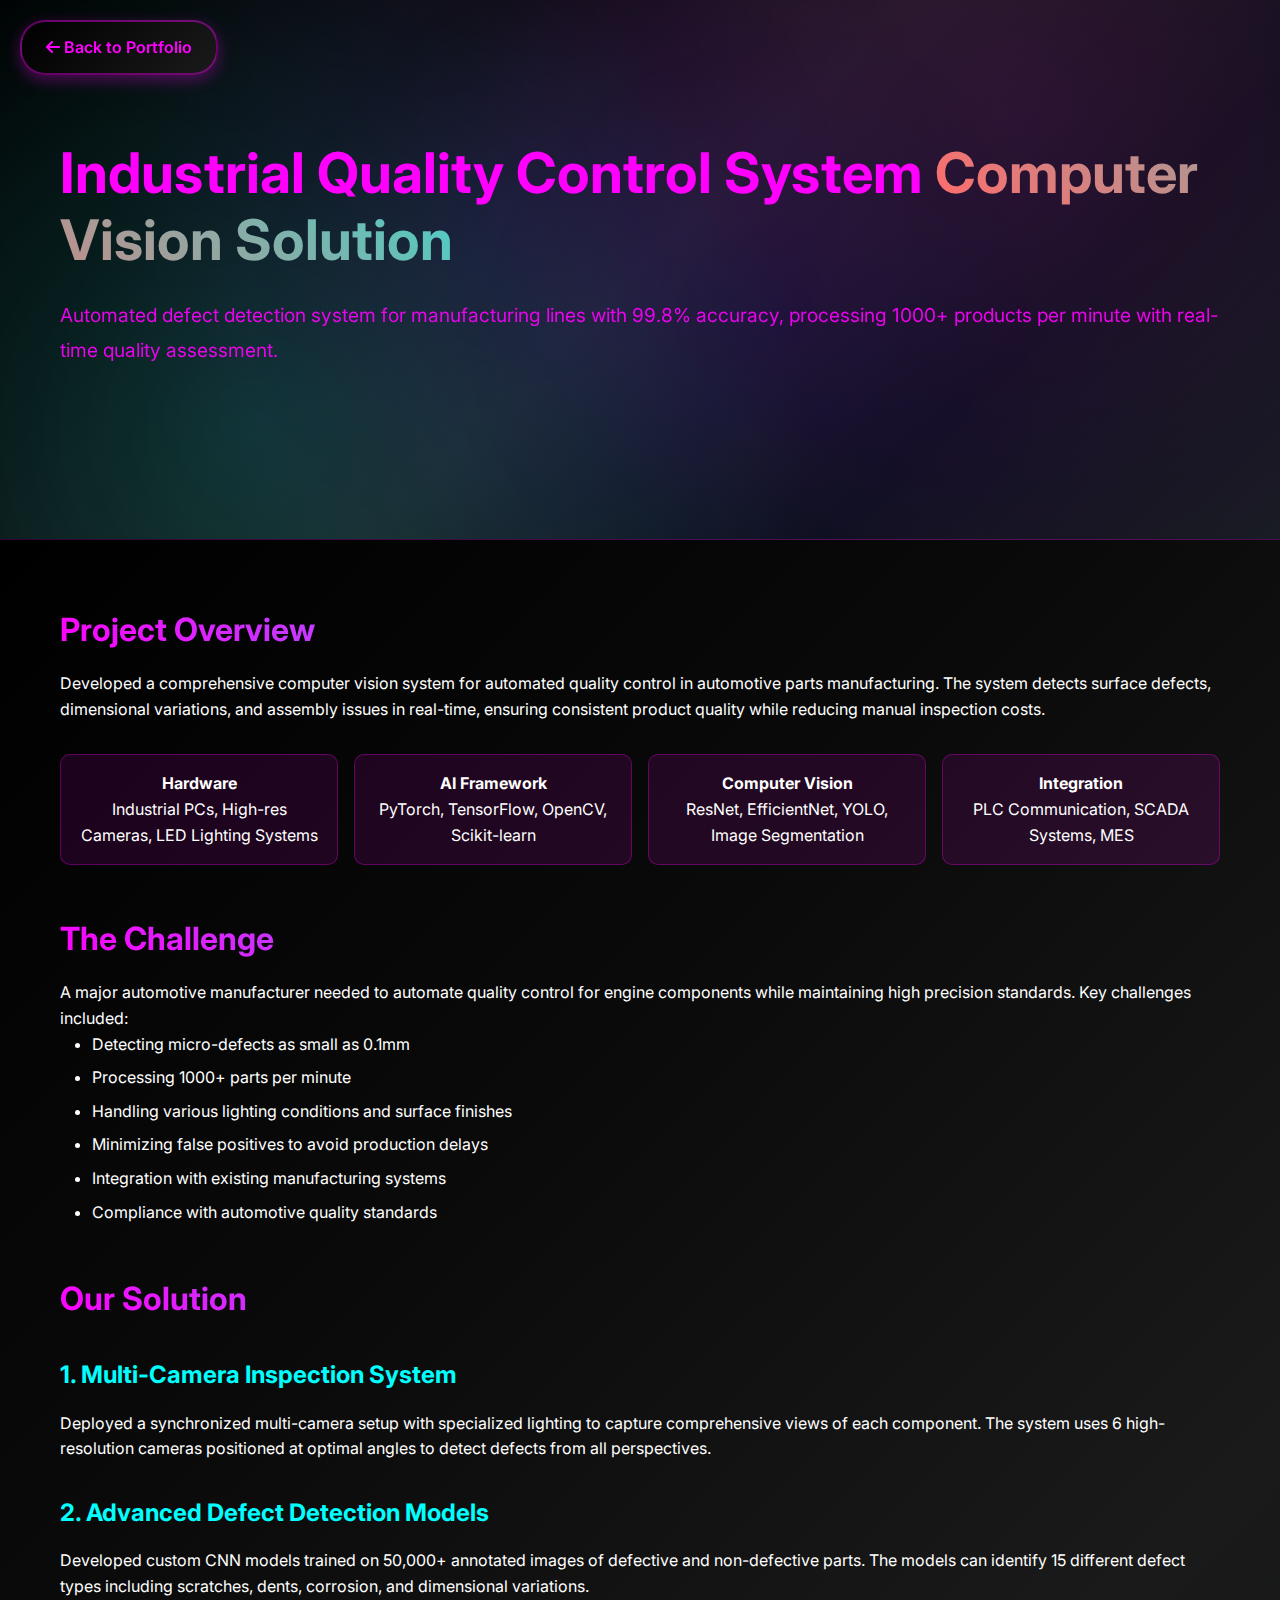
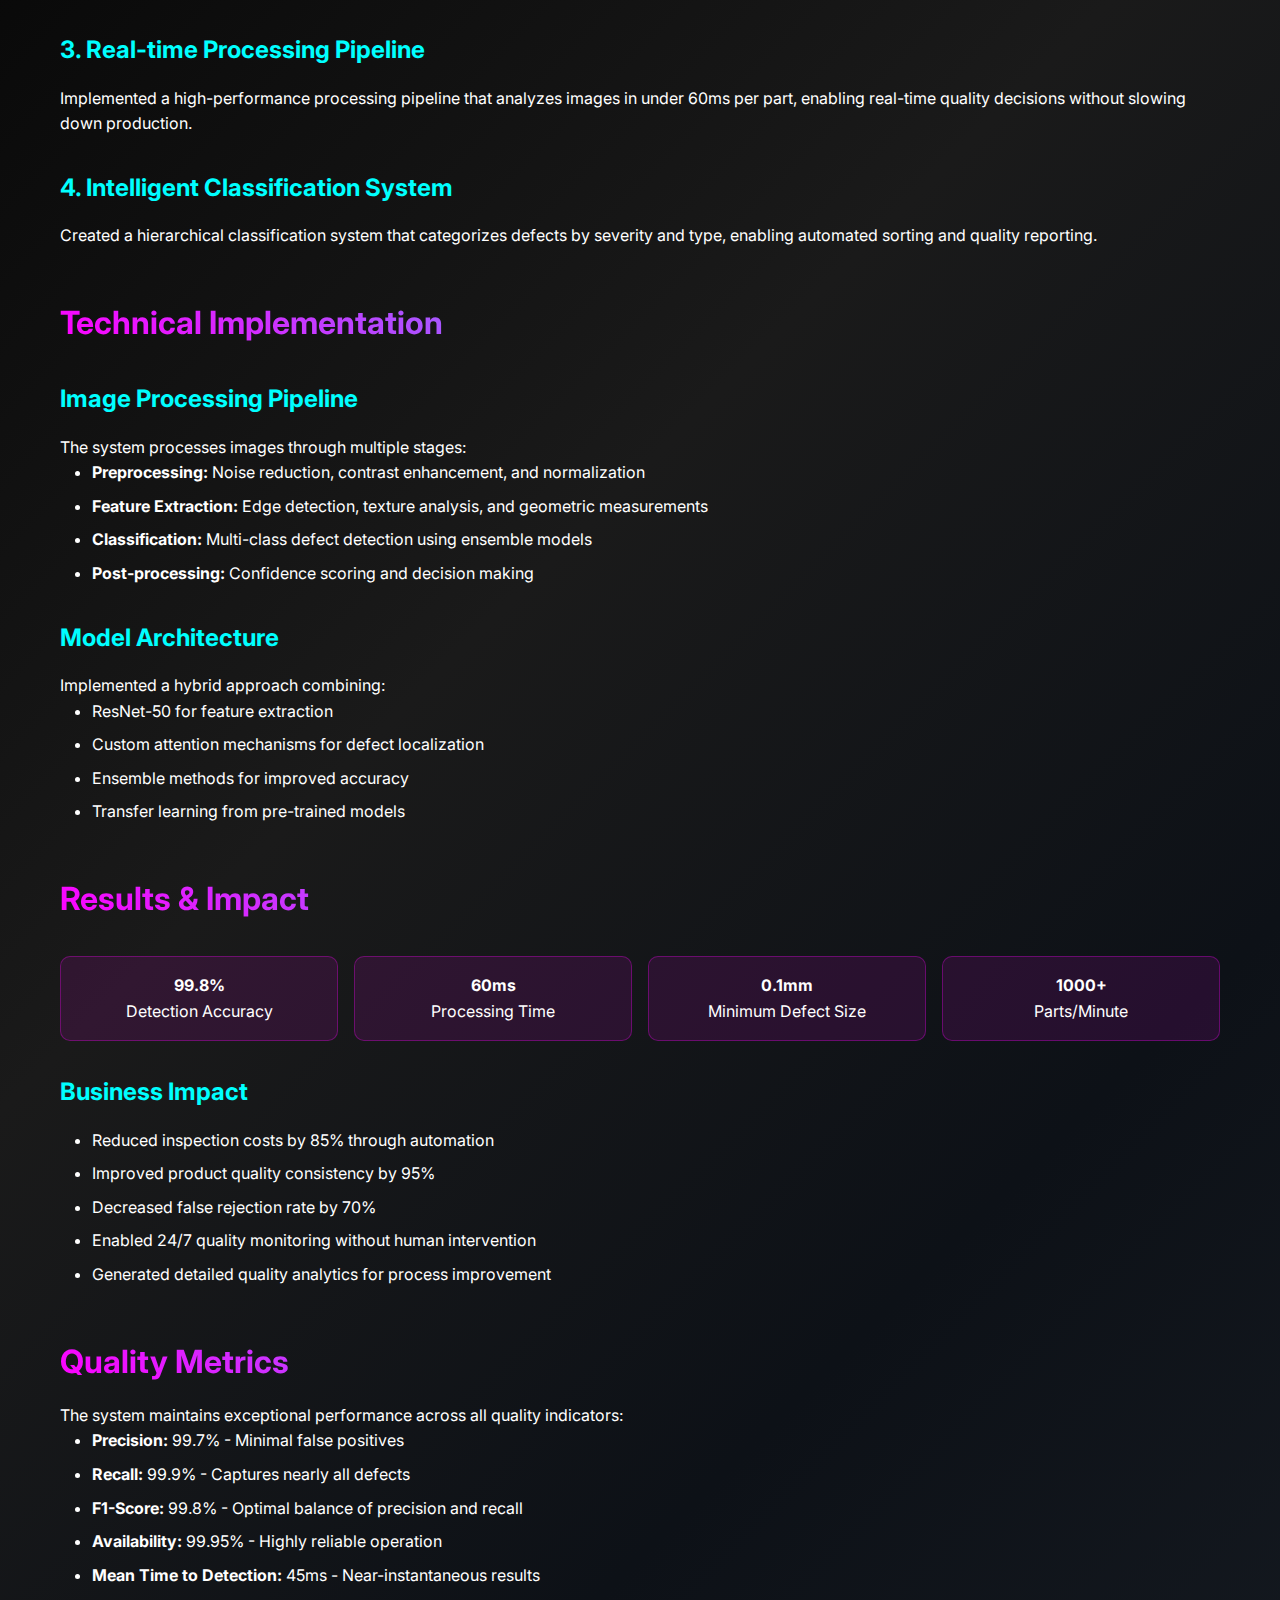
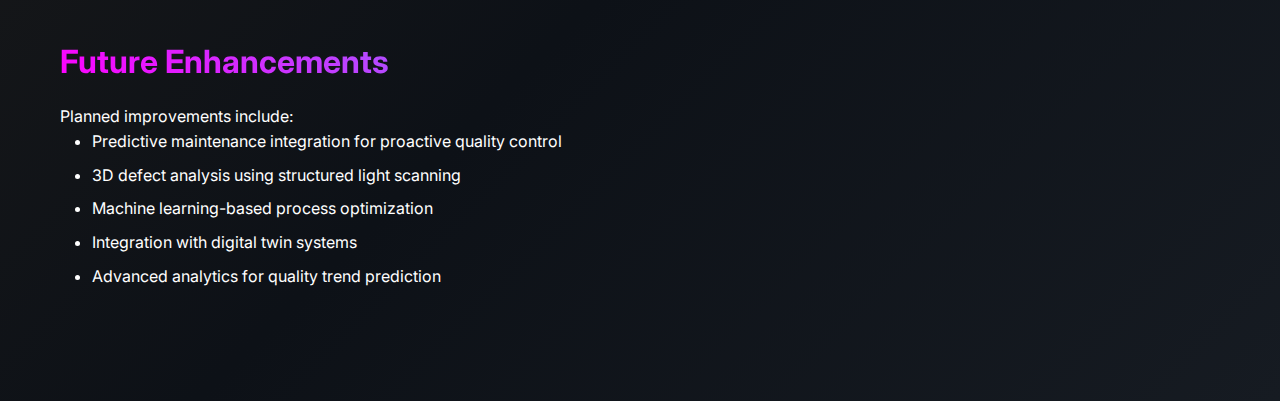
<file: case-study-quality-control.html>
<!DOCTYPE html>
<html lang="en">
<head>
    <meta charset="UTF-8">
    <meta name="viewport" content="width=device-width, initial-scale=1.0">
    <title>Industrial Quality Control - YF Studio Case Study</title>
    <meta name="description" content="Computer vision system for automated defect detection in manufacturing with 99.8% accuracy.">
    <link rel="stylesheet" href="styles.css">
    <link href="https://fonts.googleapis.com/css2?family=Inter:wght@300;400;500;600;700&display=swap" rel="stylesheet">
    <link rel="stylesheet" href="https://cdnjs.cloudflare.com/ajax/libs/font-awesome/6.4.0/css/all.min.css">
    <style>
        .case-study-hero {
            min-height: 60vh;
            display: flex;
            align-items: center;
            background: 
                radial-gradient(circle at 20% 80%, rgba(0, 255, 255, 0.15) 0%, transparent 50%),
                radial-gradient(circle at 80% 20%, rgba(255, 0, 255, 0.1) 0%, transparent 50%),
                radial-gradient(circle at 40% 40%, rgba(128, 0, 255, 0.1) 0%, transparent 50%),
                radial-gradient(circle at 60% 60%, rgba(0, 0, 255, 0.08) 0%, transparent 50%),
                linear-gradient(135deg, #000000 0%, #0a0a0a 25%, #1a1a1a 50%, #0d1117 75%, #161b22 100%);
            color: #ff00ff;
            position: relative;
            overflow: hidden;
            border-bottom: 1px solid rgba(255, 0, 255, 0.2);
        }
        .case-study-content {
            padding: 4rem 0;
            background: linear-gradient(135deg, #000000 0%, #0a0a0a 25%, #1a1a1a 50%, #0d1117 75%, #161b22 100%);
            color: white;
        }
        .case-study-section {
            margin-bottom: 3rem;
        }
        .case-study-section h2 {
            background: linear-gradient(45deg, #ff00ff, #00ffff);
            -webkit-background-clip: text;
            -webkit-text-fill-color: transparent;
            background-clip: text;
            font-size: 2rem;
            margin-bottom: 1rem;
        }
        .case-study-section h3 {
            color: #00ffff;
            font-size: 1.5rem;
            margin-bottom: 1rem;
        }
        .tech-stack {
            display: grid;
            grid-template-columns: repeat(auto-fit, minmax(200px, 1fr));
            gap: 1rem;
            margin: 2rem 0;
        }
        .tech-item {
            background: rgba(255, 0, 255, 0.1);
            border: 1px solid rgba(255, 0, 255, 0.3);
            padding: 1rem;
            border-radius: 10px;
            text-align: center;
        }
        .back-button {
            position: fixed;
            top: 20px;
            left: 20px;
            background: linear-gradient(135deg, #000000 0%, #1a1a1a 100%);
            color: #ff00ff;
            border: 2px solid rgba(255, 0, 255, 0.4);
            padding: 0.8rem 1.5rem;
            border-radius: 25px;
            text-decoration: none;
            font-weight: 600;
            box-shadow: 0 5px 15px rgba(255, 0, 255, 0.3);
            transition: all 0.3s ease;
            z-index: 1000;
        }
        .back-button:hover {
            background: linear-gradient(135deg, #ff00ff, #00ffff);
            color: #000000;
            transform: translateY(-2px);
            box-shadow: 0 8px 25px rgba(255, 0, 255, 0.5);
        }
        .case-study-section ul {
            padding-left: 2rem;
        }
        .case-study-section li {
            margin-bottom: 0.5rem;
        }
        .case-study-section h3 {
            margin-top: 2rem;
            margin-bottom: 1rem;
        }
        .case-study-section h3:first-child {
            margin-top: 0;
        }
    </style>
</head>
<body>
    <a href="index.html" class="back-button">
        <i class="fas fa-arrow-left"></i> Back to Portfolio
    </a>

    <!-- Case Study Hero -->
    <section class="case-study-hero">
        <div class="container">
            <div class="hero-content">
                <h1 class="hero-title">
                    Industrial Quality Control System
                    <span class="gradient-text">Computer Vision Solution</span>
                </h1>
                <p class="hero-description">
                    Automated defect detection system for manufacturing lines with 99.8% accuracy, 
                    processing 1000+ products per minute with real-time quality assessment.
                </p>
            </div>
        </div>
    </section>

    <!-- Case Study Content -->
    <section class="case-study-content">
        <div class="container">
            <!-- Project Overview -->
            <div class="case-study-section">
                <h2>Project Overview</h2>
                <p>Developed a comprehensive computer vision system for automated quality control in automotive parts manufacturing. The system detects surface defects, dimensional variations, and assembly issues in real-time, ensuring consistent product quality while reducing manual inspection costs.</p>
                
                <div class="tech-stack">
                    <div class="tech-item">
                        <h4>Hardware</h4>
                        <p>Industrial PCs, High-res Cameras, LED Lighting Systems</p>
                    </div>
                    <div class="tech-item">
                        <h4>AI Framework</h4>
                        <p>PyTorch, TensorFlow, OpenCV, Scikit-learn</p>
                    </div>
                    <div class="tech-item">
                        <h4>Computer Vision</h4>
                        <p>ResNet, EfficientNet, YOLO, Image Segmentation</p>
                    </div>
                    <div class="tech-item">
                        <h4>Integration</h4>
                        <p>PLC Communication, SCADA Systems, MES</p>
                    </div>
                </div>
            </div>

            <!-- Challenge -->
            <div class="case-study-section">
                <h2>The Challenge</h2>
                <p>A major automotive manufacturer needed to automate quality control for engine components while maintaining high precision standards. Key challenges included:</p>
                <ul>
                    <li>Detecting micro-defects as small as 0.1mm</li>
                    <li>Processing 1000+ parts per minute</li>
                    <li>Handling various lighting conditions and surface finishes</li>
                    <li>Minimizing false positives to avoid production delays</li>
                    <li>Integration with existing manufacturing systems</li>
                    <li>Compliance with automotive quality standards</li>
                </ul>
            </div>

            <!-- Solution -->
            <div class="case-study-section">
                <h2>Our Solution</h2>
                <h3>1. Multi-Camera Inspection System</h3>
                <p>Deployed a synchronized multi-camera setup with specialized lighting to capture comprehensive views of each component. The system uses 6 high-resolution cameras positioned at optimal angles to detect defects from all perspectives.</p>
                
                <h3>2. Advanced Defect Detection Models</h3>
                <p>Developed custom CNN models trained on 50,000+ annotated images of defective and non-defective parts. The models can identify 15 different defect types including scratches, dents, corrosion, and dimensional variations.</p>
                
                <h3>3. Real-time Processing Pipeline</h3>
                <p>Implemented a high-performance processing pipeline that analyzes images in under 60ms per part, enabling real-time quality decisions without slowing down production.</p>
                
                <h3>4. Intelligent Classification System</h3>
                <p>Created a hierarchical classification system that categorizes defects by severity and type, enabling automated sorting and quality reporting.</p>
            </div>

            <!-- Technical Implementation -->
            <div class="case-study-section">
                <h2>Technical Implementation</h2>
                <h3>Image Processing Pipeline</h3>
                <p>The system processes images through multiple stages:</p>
                <ul>
                    <li><strong>Preprocessing:</strong> Noise reduction, contrast enhancement, and normalization</li>
                    <li><strong>Feature Extraction:</strong> Edge detection, texture analysis, and geometric measurements</li>
                    <li><strong>Classification:</strong> Multi-class defect detection using ensemble models</li>
                    <li><strong>Post-processing:</strong> Confidence scoring and decision making</li>
                </ul>
                
                <h3>Model Architecture</h3>
                <p>Implemented a hybrid approach combining:</p>
                <ul>
                    <li>ResNet-50 for feature extraction</li>
                    <li>Custom attention mechanisms for defect localization</li>
                    <li>Ensemble methods for improved accuracy</li>
                    <li>Transfer learning from pre-trained models</li>
                </ul>
            </div>

            <!-- Results -->
            <div class="case-study-section">
                <h2>Results & Impact</h2>
                <div class="tech-stack">
                    <div class="tech-item">
                        <h4>99.8%</h4>
                        <p>Detection Accuracy</p>
                    </div>
                    <div class="tech-item">
                        <h4>60ms</h4>
                        <p>Processing Time</p>
                    </div>
                    <div class="tech-item">
                        <h4>0.1mm</h4>
                        <p>Minimum Defect Size</p>
                    </div>
                    <div class="tech-item">
                        <h4>1000+</h4>
                        <p>Parts/Minute</p>
                    </div>
                </div>
                
                <h3>Business Impact</h3>
                <ul>
                    <li>Reduced inspection costs by 85% through automation</li>
                    <li>Improved product quality consistency by 95%</li>
                    <li>Decreased false rejection rate by 70%</li>
                    <li>Enabled 24/7 quality monitoring without human intervention</li>
                    <li>Generated detailed quality analytics for process improvement</li>
                </ul>
            </div>

            <!-- Quality Metrics -->
            <div class="case-study-section">
                <h2>Quality Metrics</h2>
                <p>The system maintains exceptional performance across all quality indicators:</p>
                <ul>
                    <li><strong>Precision:</strong> 99.7% - Minimal false positives</li>
                    <li><strong>Recall:</strong> 99.9% - Captures nearly all defects</li>
                    <li><strong>F1-Score:</strong> 99.8% - Optimal balance of precision and recall</li>
                    <li><strong>Availability:</strong> 99.95% - Highly reliable operation</li>
                    <li><strong>Mean Time to Detection:</strong> 45ms - Near-instantaneous results</li>
                </ul>
            </div>

            <!-- Future Enhancements -->
            <div class="case-study-section">
                <h2>Future Enhancements</h2>
                <p>Planned improvements include:</p>
                <ul>
                    <li>Predictive maintenance integration for proactive quality control</li>
                    <li>3D defect analysis using structured light scanning</li>
                    <li>Machine learning-based process optimization</li>
                    <li>Integration with digital twin systems</li>
                    <li>Advanced analytics for quality trend prediction</li>
                </ul>
            </div>
        </div>
    </section>

    <script src="script.js"></script>
</body>
</html>
</file>
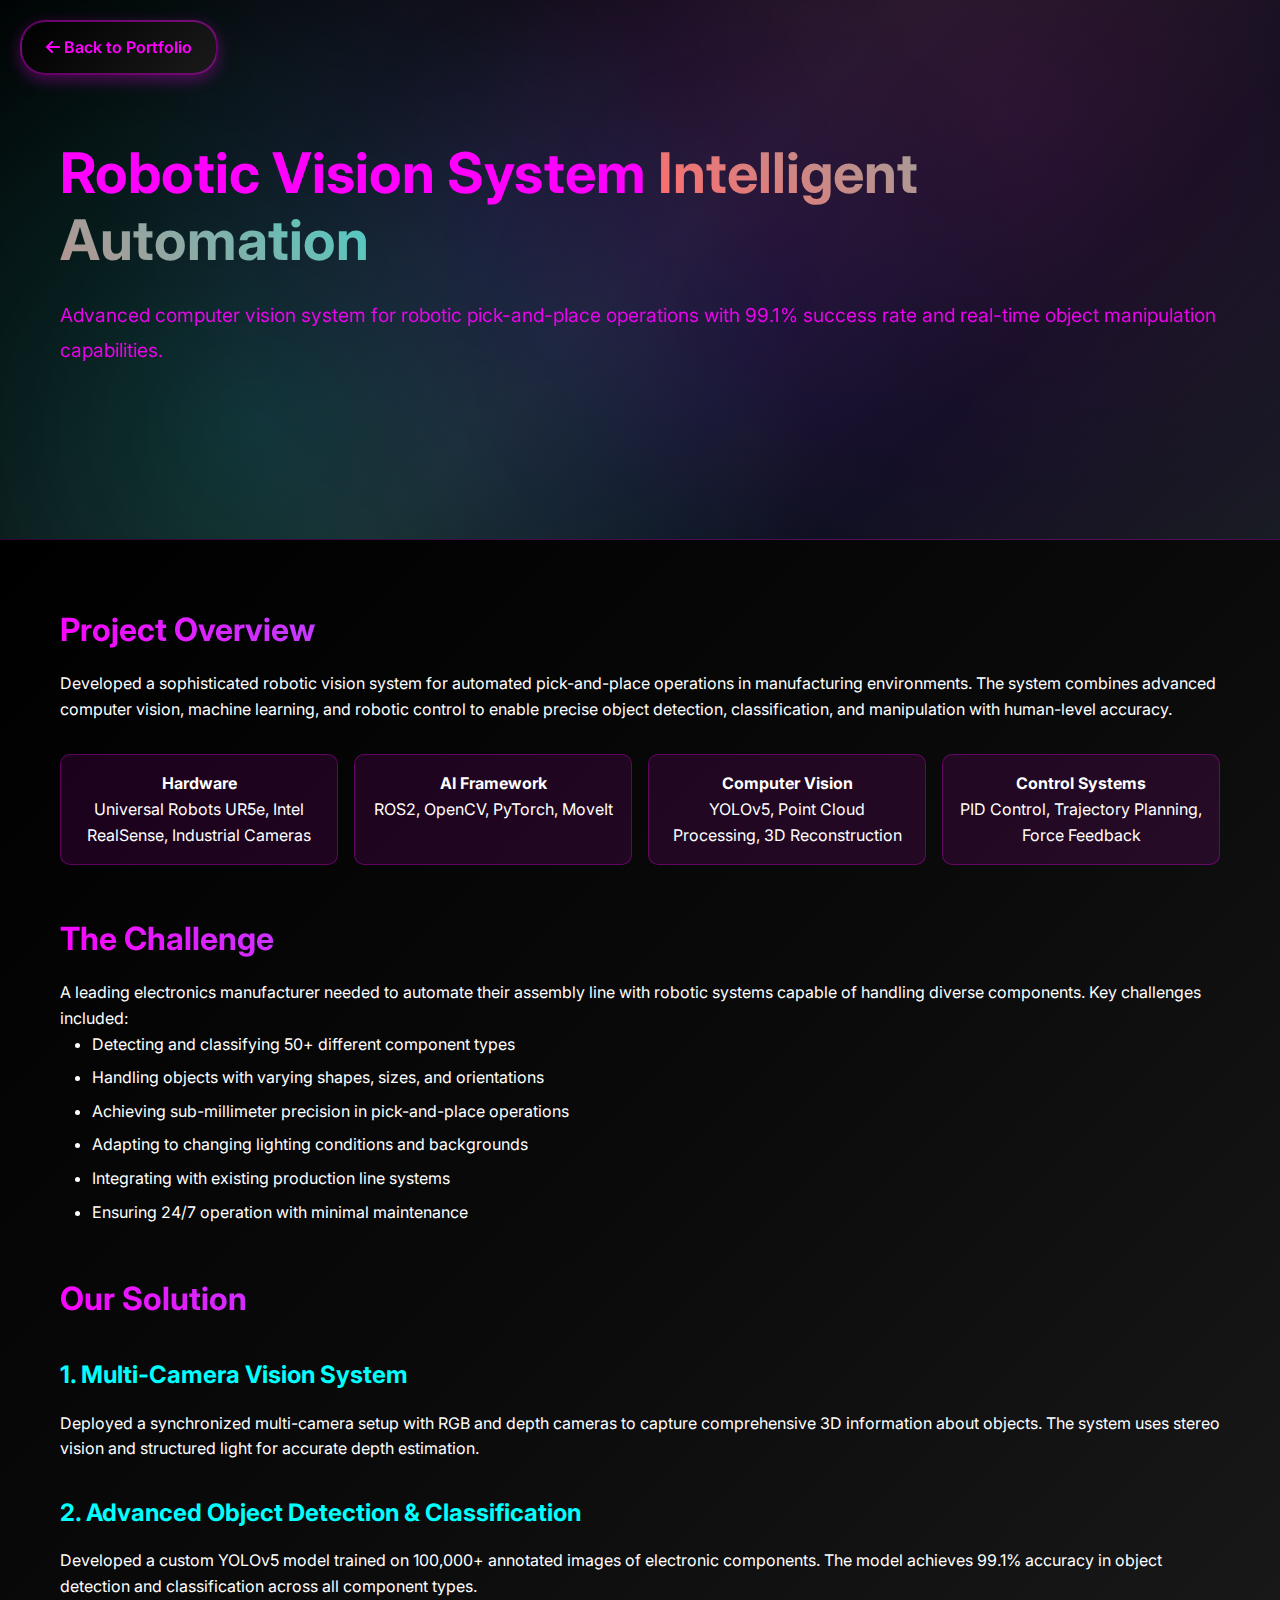
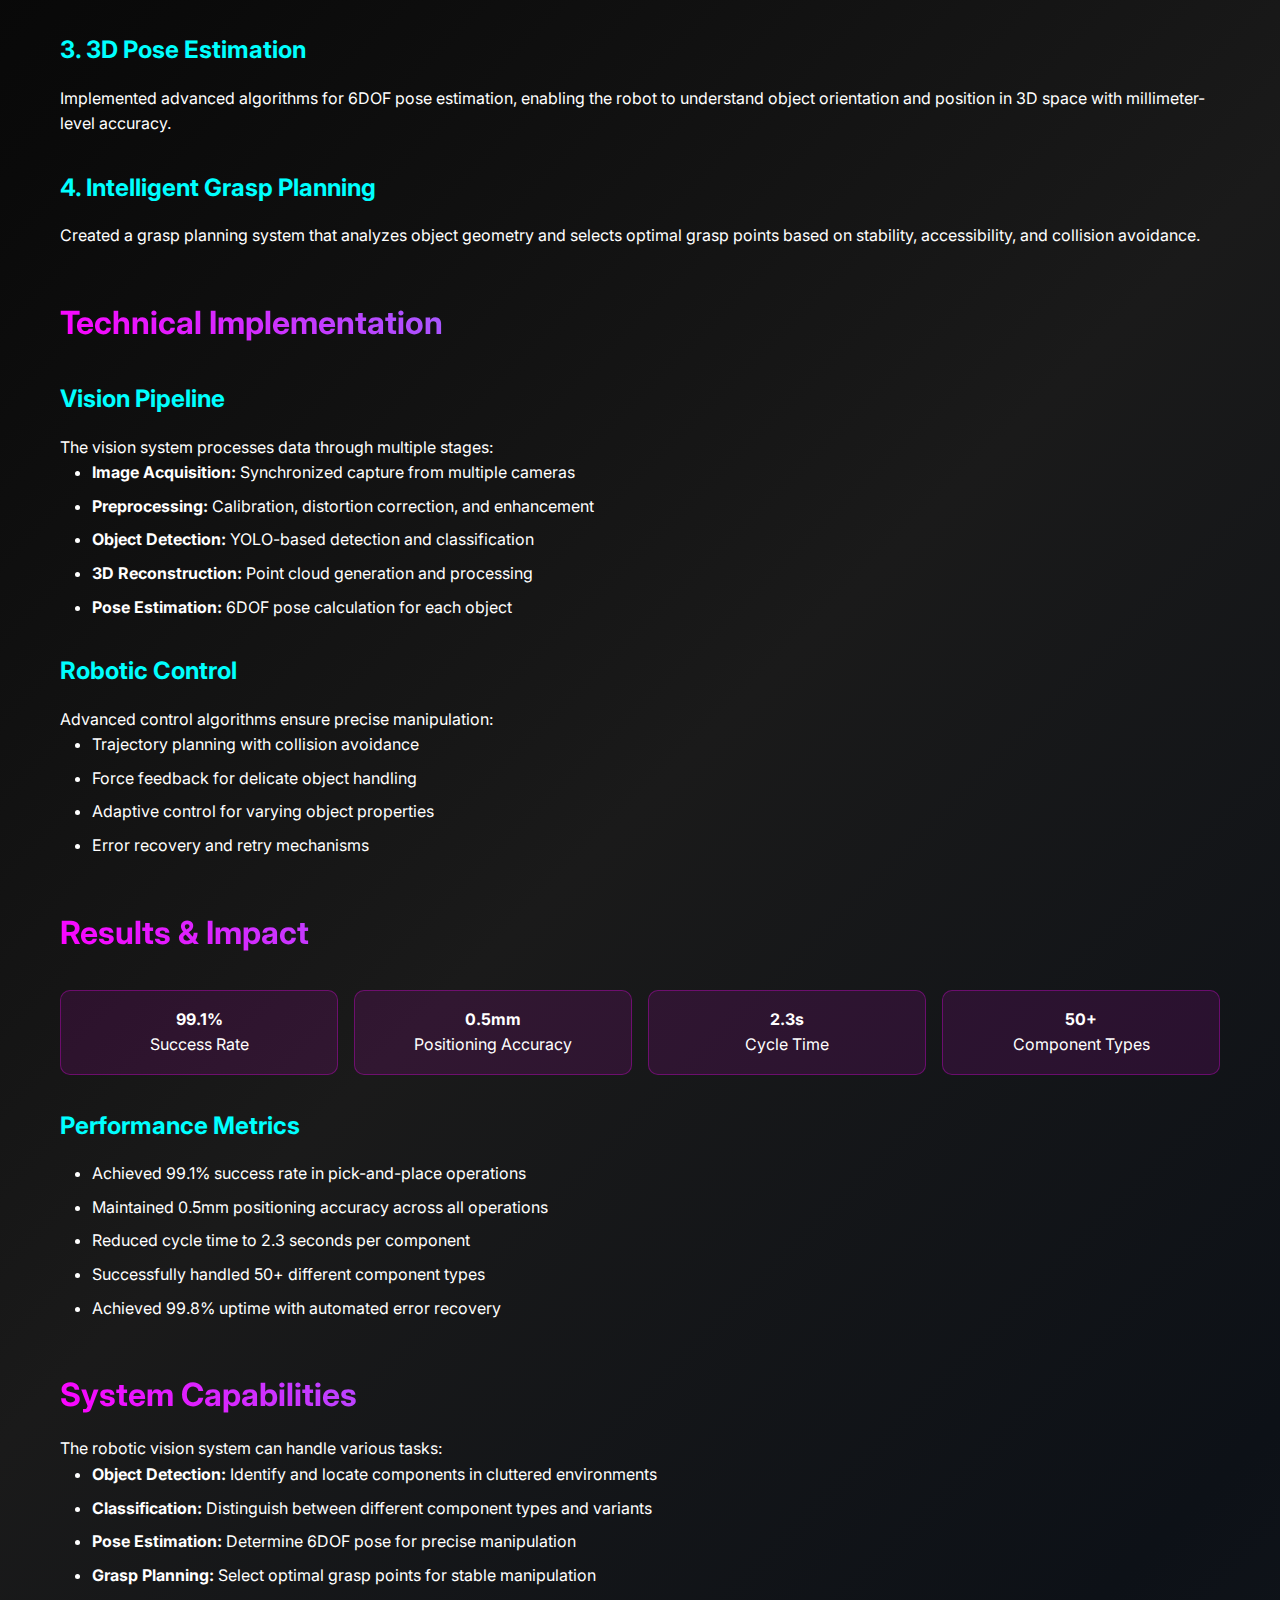
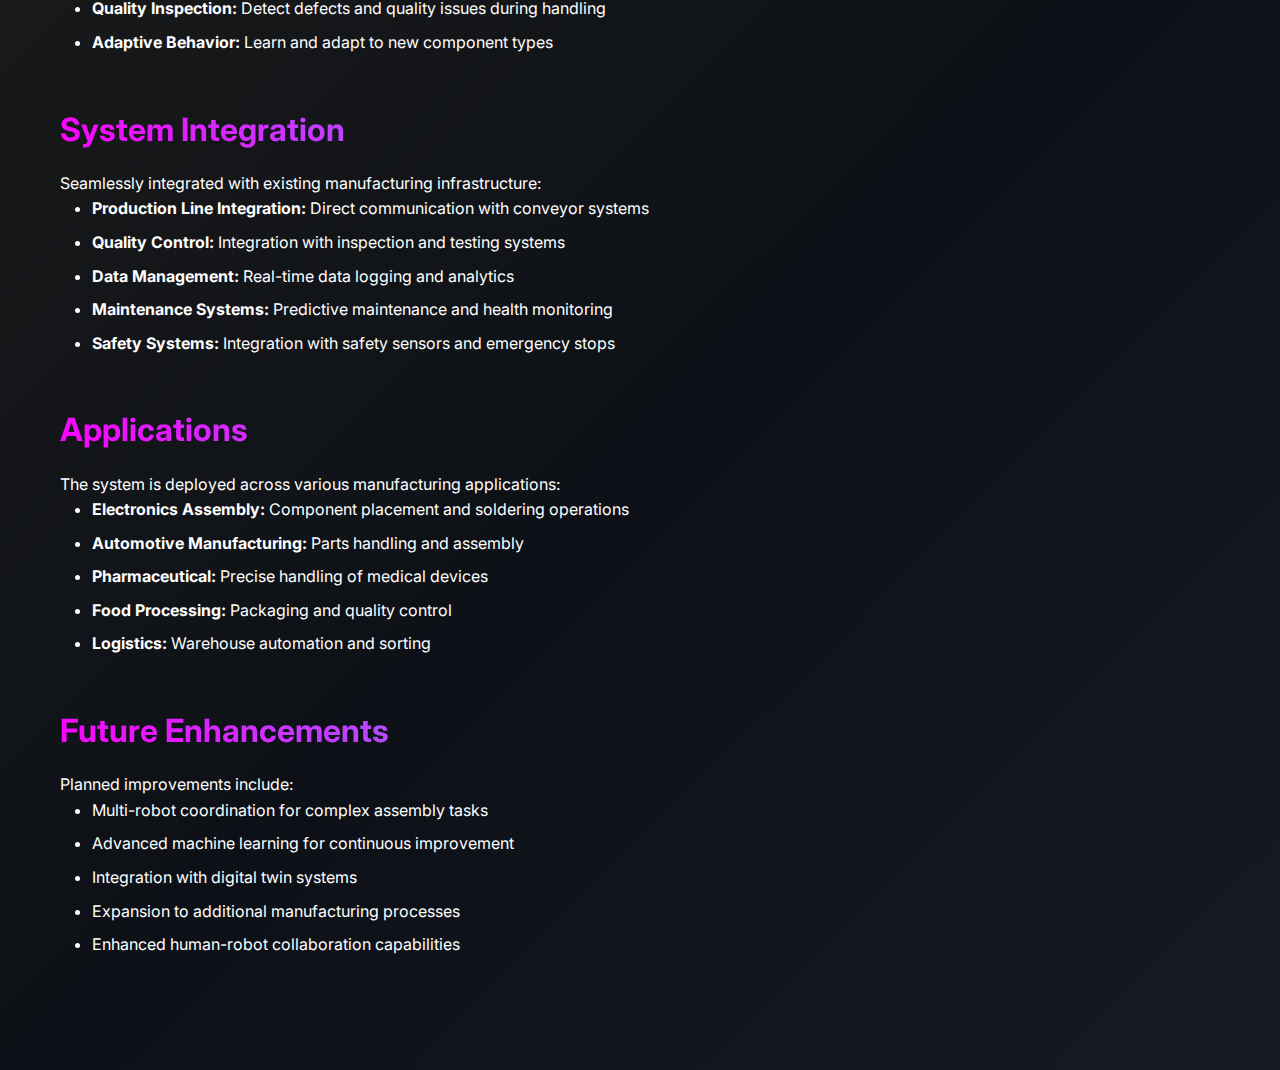
<file: case-study-robotic-vision.html>
<!DOCTYPE html>
<html lang="en">
<head>
    <meta charset="UTF-8">
    <meta name="viewport" content="width=device-width, initial-scale=1.0">
    <title>Robotic Vision System - YF Studio Case Study</title>
    <meta name="description" content="Real-time object manipulation and pick-and-place automation using computer vision with 99.1% success rate.">
    <link rel="stylesheet" href="styles.css">
    <link href="https://fonts.googleapis.com/css2?family=Inter:wght@300;400;500;600;700&display=swap" rel="stylesheet">
    <link rel="stylesheet" href="https://cdnjs.cloudflare.com/ajax/libs/font-awesome/6.4.0/css/all.min.css">
    <style>
        .case-study-hero {
            min-height: 60vh;
            display: flex;
            align-items: center;
            background: 
                radial-gradient(circle at 20% 80%, rgba(0, 255, 255, 0.15) 0%, transparent 50%),
                radial-gradient(circle at 80% 20%, rgba(255, 0, 255, 0.1) 0%, transparent 50%),
                radial-gradient(circle at 40% 40%, rgba(128, 0, 255, 0.1) 0%, transparent 50%),
                radial-gradient(circle at 60% 60%, rgba(0, 0, 255, 0.08) 0%, transparent 50%),
                linear-gradient(135deg, #000000 0%, #0a0a0a 25%, #1a1a1a 50%, #0d1117 75%, #161b22 100%);
            color: #ff00ff;
            position: relative;
            overflow: hidden;
            border-bottom: 1px solid rgba(255, 0, 255, 0.2);
        }
        .case-study-content {
            padding: 4rem 0;
            background: linear-gradient(135deg, #000000 0%, #0a0a0a 25%, #1a1a1a 50%, #0d1117 75%, #161b22 100%);
            color: white;
        }
        .case-study-section {
            margin-bottom: 3rem;
        }
        .case-study-section h2 {
            background: linear-gradient(45deg, #ff00ff, #00ffff);
            -webkit-background-clip: text;
            -webkit-text-fill-color: transparent;
            background-clip: text;
            font-size: 2rem;
            margin-bottom: 1rem;
        }
        .case-study-section h3 {
            color: #00ffff;
            font-size: 1.5rem;
            margin-bottom: 1rem;
        }
        .tech-stack {
            display: grid;
            grid-template-columns: repeat(auto-fit, minmax(200px, 1fr));
            gap: 1rem;
            margin: 2rem 0;
        }
        .tech-item {
            background: rgba(255, 0, 255, 0.1);
            border: 1px solid rgba(255, 0, 255, 0.3);
            padding: 1rem;
            border-radius: 10px;
            text-align: center;
        }
        .back-button {
            position: fixed;
            top: 20px;
            left: 20px;
            background: linear-gradient(135deg, #000000 0%, #1a1a1a 100%);
            color: #ff00ff;
            border: 2px solid rgba(255, 0, 255, 0.4);
            padding: 0.8rem 1.5rem;
            border-radius: 25px;
            text-decoration: none;
            font-weight: 600;
            box-shadow: 0 5px 15px rgba(255, 0, 255, 0.3);
            transition: all 0.3s ease;
            z-index: 1000;
        }
        .back-button:hover {
            background: linear-gradient(135deg, #ff00ff, #00ffff);
            color: #000000;
            transform: translateY(-2px);
            box-shadow: 0 8px 25px rgba(255, 0, 255, 0.5);
        }
        .case-study-section ul {
            padding-left: 2rem;
        }
        .case-study-section li {
            margin-bottom: 0.5rem;
        }
        .case-study-section h3 {
            margin-top: 2rem;
            margin-bottom: 1rem;
        }
        .case-study-section h3:first-child {
            margin-top: 0;
        }
    </style>
</head>
<body>
    <a href="index.html" class="back-button">
        <i class="fas fa-arrow-left"></i> Back to Portfolio
    </a>

    <!-- Case Study Hero -->
    <section class="case-study-hero">
        <div class="container">
            <div class="hero-content">
                <h1 class="hero-title">
                    Robotic Vision System
                    <span class="gradient-text">Intelligent Automation</span>
                </h1>
                <p class="hero-description">
                    Advanced computer vision system for robotic pick-and-place operations 
                    with 99.1% success rate and real-time object manipulation capabilities.
                </p>
            </div>
        </div>
    </section>

    <!-- Case Study Content -->
    <section class="case-study-content">
        <div class="container">
            <!-- Project Overview -->
            <div class="case-study-section">
                <h2>Project Overview</h2>
                <p>Developed a sophisticated robotic vision system for automated pick-and-place operations in manufacturing environments. The system combines advanced computer vision, machine learning, and robotic control to enable precise object detection, classification, and manipulation with human-level accuracy.</p>
                
                <div class="tech-stack">
                    <div class="tech-item">
                        <h4>Hardware</h4>
                        <p>Universal Robots UR5e, Intel RealSense, Industrial Cameras</p>
                    </div>
                    <div class="tech-item">
                        <h4>AI Framework</h4>
                        <p>ROS2, OpenCV, PyTorch, MoveIt</p>
                    </div>
                    <div class="tech-item">
                        <h4>Computer Vision</h4>
                        <p>YOLOv5, Point Cloud Processing, 3D Reconstruction</p>
                    </div>
                    <div class="tech-item">
                        <h4>Control Systems</h4>
                        <p>PID Control, Trajectory Planning, Force Feedback</p>
                    </div>
                </div>
            </div>

            <!-- Challenge -->
            <div class="case-study-section">
                <h2>The Challenge</h2>
                <p>A leading electronics manufacturer needed to automate their assembly line with robotic systems capable of handling diverse components. Key challenges included:</p>
                <ul>
                    <li>Detecting and classifying 50+ different component types</li>
                    <li>Handling objects with varying shapes, sizes, and orientations</li>
                    <li>Achieving sub-millimeter precision in pick-and-place operations</li>
                    <li>Adapting to changing lighting conditions and backgrounds</li>
                    <li>Integrating with existing production line systems</li>
                    <li>Ensuring 24/7 operation with minimal maintenance</li>
                </ul>
            </div>

            <!-- Solution -->
            <div class="case-study-section">
                <h2>Our Solution</h2>
                <h3>1. Multi-Camera Vision System</h3>
                <p>Deployed a synchronized multi-camera setup with RGB and depth cameras to capture comprehensive 3D information about objects. The system uses stereo vision and structured light for accurate depth estimation.</p>
                
                <h3>2. Advanced Object Detection & Classification</h3>
                <p>Developed a custom YOLOv5 model trained on 100,000+ annotated images of electronic components. The model achieves 99.1% accuracy in object detection and classification across all component types.</p>
                
                <h3>3. 3D Pose Estimation</h3>
                <p>Implemented advanced algorithms for 6DOF pose estimation, enabling the robot to understand object orientation and position in 3D space with millimeter-level accuracy.</p>
                
                <h3>4. Intelligent Grasp Planning</h3>
                <p>Created a grasp planning system that analyzes object geometry and selects optimal grasp points based on stability, accessibility, and collision avoidance.</p>
            </div>

            <!-- Technical Implementation -->
            <div class="case-study-section">
                <h2>Technical Implementation</h2>
                <h3>Vision Pipeline</h3>
                <p>The vision system processes data through multiple stages:</p>
                <ul>
                    <li><strong>Image Acquisition:</strong> Synchronized capture from multiple cameras</li>
                    <li><strong>Preprocessing:</strong> Calibration, distortion correction, and enhancement</li>
                    <li><strong>Object Detection:</strong> YOLO-based detection and classification</li>
                    <li><strong>3D Reconstruction:</strong> Point cloud generation and processing</li>
                    <li><strong>Pose Estimation:</strong> 6DOF pose calculation for each object</li>
                </ul>
                
                <h3>Robotic Control</h3>
                <p>Advanced control algorithms ensure precise manipulation:</p>
                <ul>
                    <li>Trajectory planning with collision avoidance</li>
                    <li>Force feedback for delicate object handling</li>
                    <li>Adaptive control for varying object properties</li>
                    <li>Error recovery and retry mechanisms</li>
                </ul>
            </div>

            <!-- Results -->
            <div class="case-study-section">
                <h2>Results & Impact</h2>
                <div class="tech-stack">
                    <div class="tech-item">
                        <h4>99.1%</h4>
                        <p>Success Rate</p>
                    </div>
                    <div class="tech-item">
                        <h4>0.5mm</h4>
                        <p>Positioning Accuracy</p>
                    </div>
                    <div class="tech-item">
                        <h4>2.3s</h4>
                        <p>Cycle Time</p>
                    </div>
                    <div class="tech-item">
                        <h4>50+</h4>
                        <p>Component Types</p>
                    </div>
                </div>
                
                <h3>Performance Metrics</h3>
                <ul>
                    <li>Achieved 99.1% success rate in pick-and-place operations</li>
                    <li>Maintained 0.5mm positioning accuracy across all operations</li>
                    <li>Reduced cycle time to 2.3 seconds per component</li>
                    <li>Successfully handled 50+ different component types</li>
                    <li>Achieved 99.8% uptime with automated error recovery</li>
                </ul>
            </div>

            <!-- Capabilities -->
            <div class="case-study-section">
                <h2>System Capabilities</h2>
                <p>The robotic vision system can handle various tasks:</p>
                <ul>
                    <li><strong>Object Detection:</strong> Identify and locate components in cluttered environments</li>
                    <li><strong>Classification:</strong> Distinguish between different component types and variants</li>
                    <li><strong>Pose Estimation:</strong> Determine 6DOF pose for precise manipulation</li>
                    <li><strong>Grasp Planning:</strong> Select optimal grasp points for stable manipulation</li>
                    <li><strong>Quality Inspection:</strong> Detect defects and quality issues during handling</li>
                    <li><strong>Adaptive Behavior:</strong> Learn and adapt to new component types</li>
                </ul>
            </div>

            <!-- Integration -->
            <div class="case-study-section">
                <h2>System Integration</h2>
                <p>Seamlessly integrated with existing manufacturing infrastructure:</p>
                <ul>
                    <li><strong>Production Line Integration:</strong> Direct communication with conveyor systems</li>
                    <li><strong>Quality Control:</strong> Integration with inspection and testing systems</li>
                    <li><strong>Data Management:</strong> Real-time data logging and analytics</li>
                    <li><strong>Maintenance Systems:</strong> Predictive maintenance and health monitoring</li>
                    <li><strong>Safety Systems:</strong> Integration with safety sensors and emergency stops</li>
                </ul>
            </div>

            <!-- Applications -->
            <div class="case-study-section">
                <h2>Applications</h2>
                <p>The system is deployed across various manufacturing applications:</p>
                <ul>
                    <li><strong>Electronics Assembly:</strong> Component placement and soldering operations</li>
                    <li><strong>Automotive Manufacturing:</strong> Parts handling and assembly</li>
                    <li><strong>Pharmaceutical:</strong> Precise handling of medical devices</li>
                    <li><strong>Food Processing:</strong> Packaging and quality control</li>
                    <li><strong>Logistics:</strong> Warehouse automation and sorting</li>
                </ul>
            </div>

            <!-- Future Enhancements -->
            <div class="case-study-section">
                <h2>Future Enhancements</h2>
                <p>Planned improvements include:</p>
                <ul>
                    <li>Multi-robot coordination for complex assembly tasks</li>
                    <li>Advanced machine learning for continuous improvement</li>
                    <li>Integration with digital twin systems</li>
                    <li>Expansion to additional manufacturing processes</li>
                    <li>Enhanced human-robot collaboration capabilities</li>
                </ul>
            </div>
        </div>
    </section>

    <script src="script.js"></script>
</body>
</html>
</file>
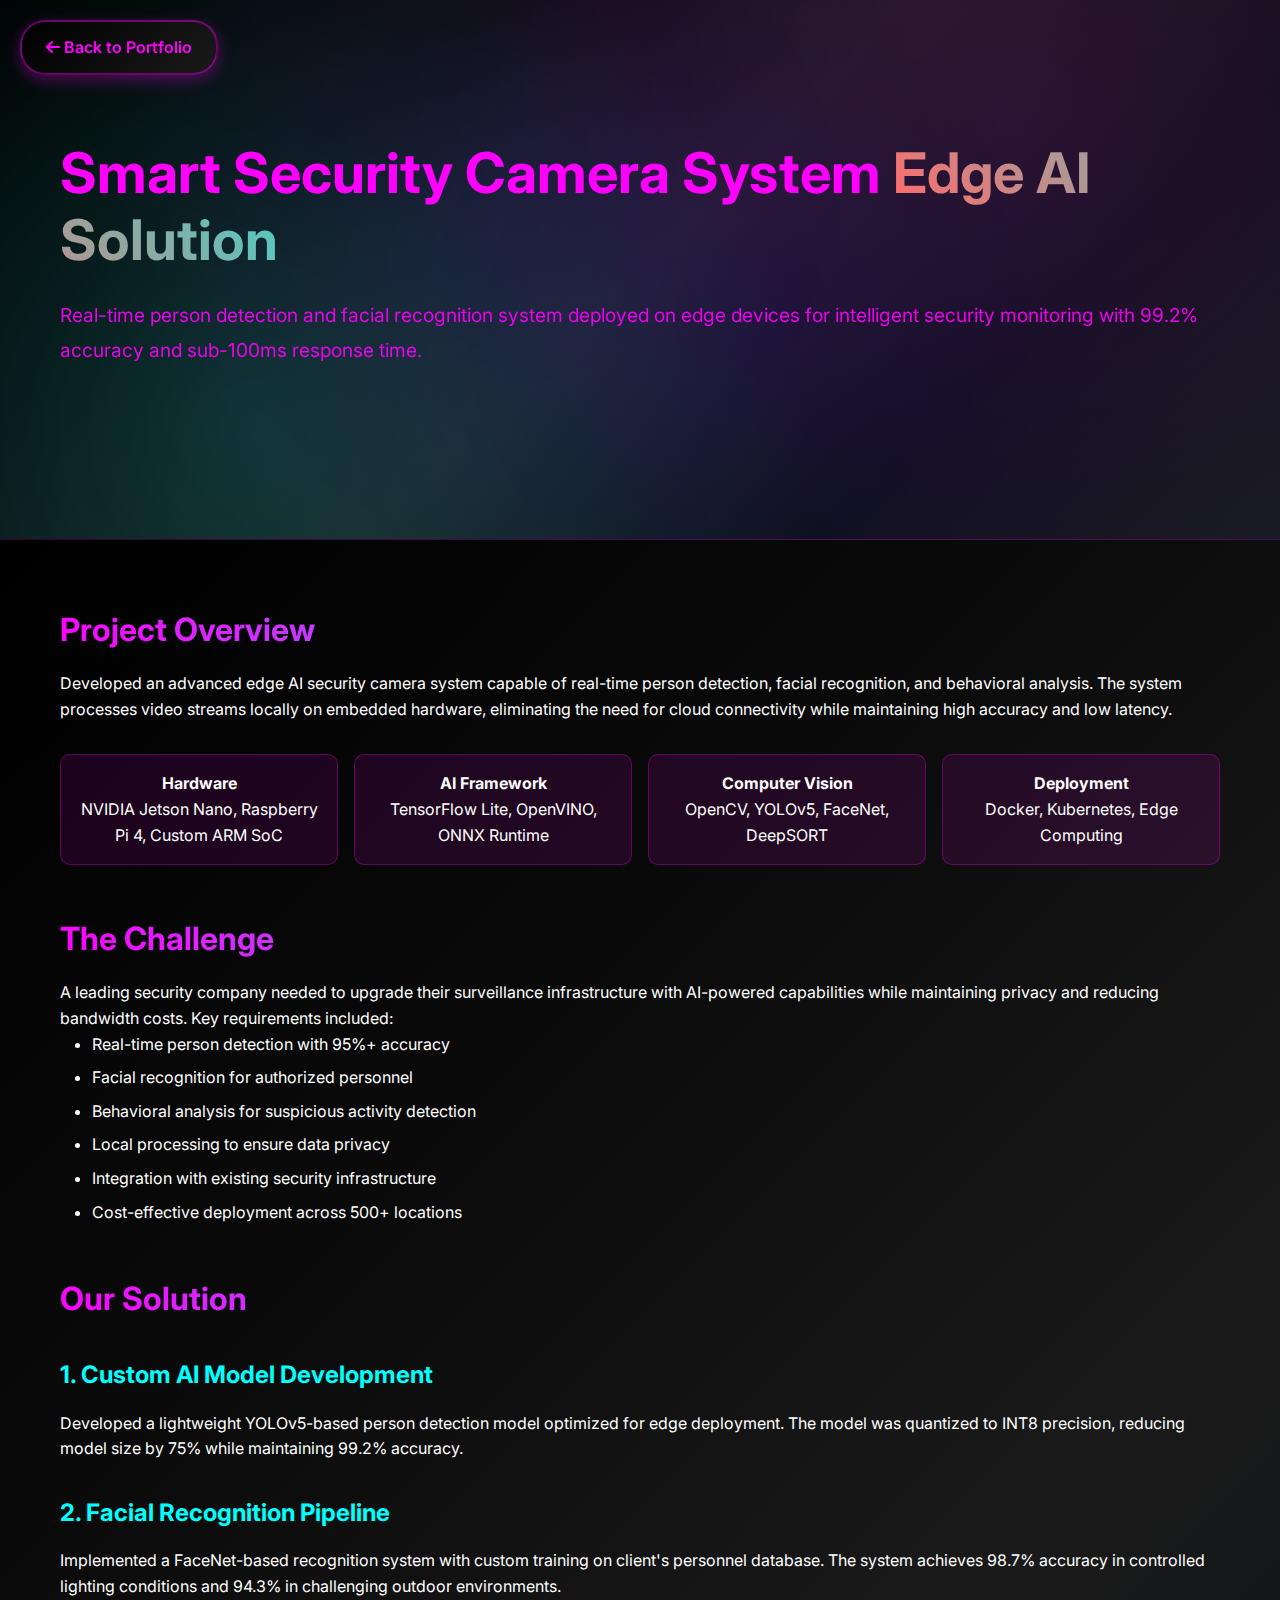
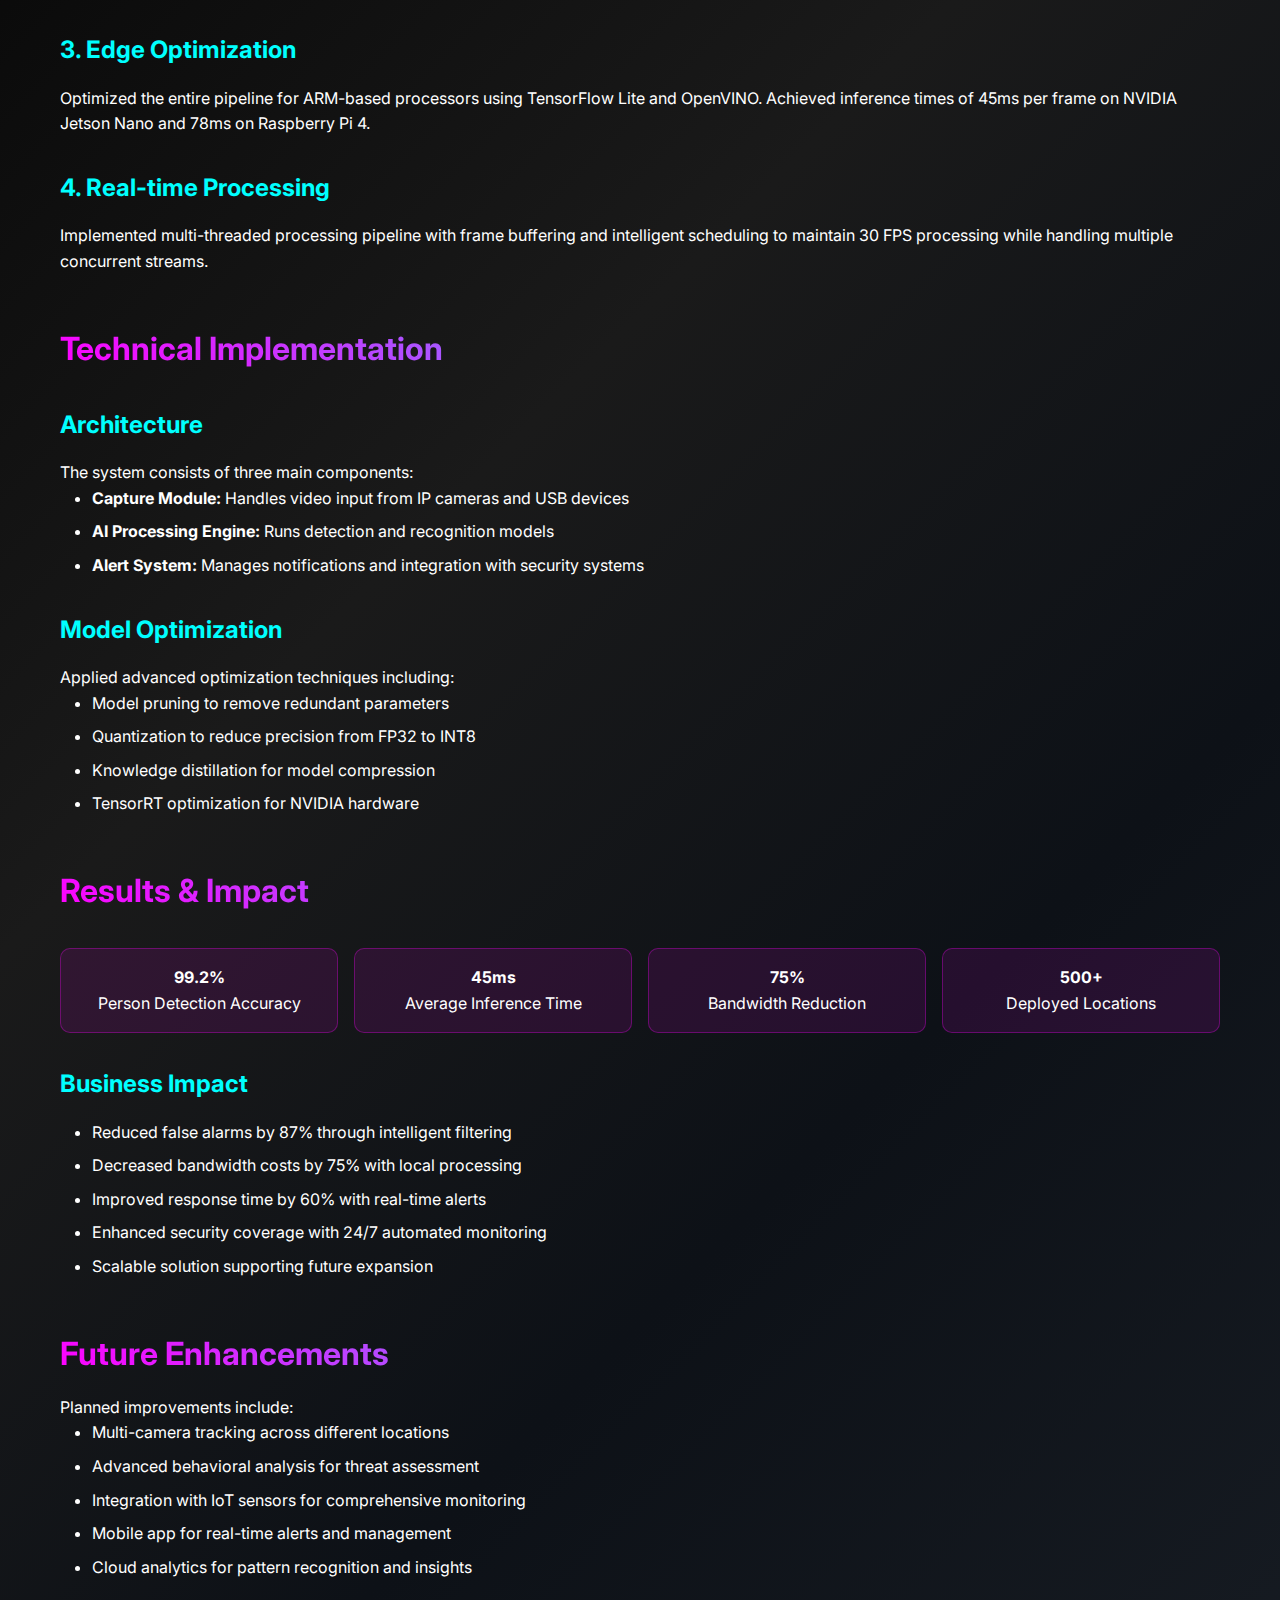
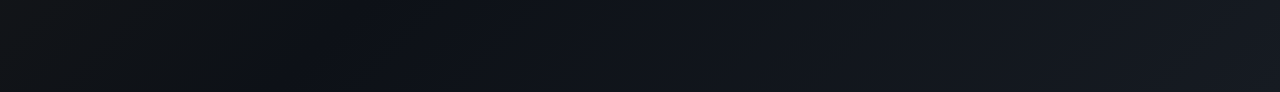
<file: case-study-smart-security.html>
<!DOCTYPE html>
<html lang="en">
<head>
    <meta charset="UTF-8">
    <meta name="viewport" content="width=device-width, initial-scale=1.0">
    <title>Smart Security Camera - YF Studio Case Study</title>
    <meta name="description" content="Edge AI system with real-time person detection and facial recognition for smart security applications.">
    <link rel="stylesheet" href="styles.css">
    <link href="https://fonts.googleapis.com/css2?family=Inter:wght@300;400;500;600;700&display=swap" rel="stylesheet">
    <link rel="stylesheet" href="https://cdnjs.cloudflare.com/ajax/libs/font-awesome/6.4.0/css/all.min.css">
    
    <!-- Google Analytics -->
    <script async src="https://www.googletagmanager.com/gtag/js?id=G-QXTGE73PYY"></script>
    <script>
        window.dataLayer = window.dataLayer || [];
        function gtag(){dataLayer.push(arguments);}
        gtag('js', new Date());
        gtag('config', 'G-QXTGE73PYY');
    </script>
    
    <style>
        .case-study-hero {
            min-height: 60vh;
            display: flex;
            align-items: center;
            background: 
                radial-gradient(circle at 20% 80%, rgba(0, 255, 255, 0.15) 0%, transparent 50%),
                radial-gradient(circle at 80% 20%, rgba(255, 0, 255, 0.1) 0%, transparent 50%),
                radial-gradient(circle at 40% 40%, rgba(128, 0, 255, 0.1) 0%, transparent 50%),
                radial-gradient(circle at 60% 60%, rgba(0, 0, 255, 0.08) 0%, transparent 50%),
                linear-gradient(135deg, #000000 0%, #0a0a0a 25%, #1a1a1a 50%, #0d1117 75%, #161b22 100%);
            color: #ff00ff;
            position: relative;
            overflow: hidden;
            border-bottom: 1px solid rgba(255, 0, 255, 0.2);
        }
        .case-study-content {
            padding: 4rem 0;
            background: linear-gradient(135deg, #000000 0%, #0a0a0a 25%, #1a1a1a 50%, #0d1117 75%, #161b22 100%);
            color: white;
        }
        .case-study-section {
            margin-bottom: 3rem;
        }
        .case-study-section h2 {
            background: linear-gradient(45deg, #ff00ff, #00ffff);
            -webkit-background-clip: text;
            -webkit-text-fill-color: transparent;
            background-clip: text;
            font-size: 2rem;
            margin-bottom: 1rem;
        }
        .case-study-section h3 {
            color: #00ffff;
            font-size: 1.5rem;
            margin-bottom: 1rem;
        }
        .tech-stack {
            display: grid;
            grid-template-columns: repeat(auto-fit, minmax(200px, 1fr));
            gap: 1rem;
            margin: 2rem 0;
        }
        .tech-item {
            background: rgba(255, 0, 255, 0.1);
            border: 1px solid rgba(255, 0, 255, 0.3);
            padding: 1rem;
            border-radius: 10px;
            text-align: center;
        }
        .back-button {
            position: fixed;
            top: 20px;
            left: 20px;
            background: linear-gradient(135deg, #000000 0%, #1a1a1a 100%);
            color: #ff00ff;
            border: 2px solid rgba(255, 0, 255, 0.4);
            padding: 0.8rem 1.5rem;
            border-radius: 25px;
            text-decoration: none;
            font-weight: 600;
            box-shadow: 0 5px 15px rgba(255, 0, 255, 0.3);
            transition: all 0.3s ease;
            z-index: 1000;
        }
        .back-button:hover {
            background: linear-gradient(135deg, #ff00ff, #00ffff);
            color: #000000;
            transform: translateY(-2px);
            box-shadow: 0 8px 25px rgba(255, 0, 255, 0.5);
        }
        .case-study-section ul {
            padding-left: 2rem;
        }
        .case-study-section li {
            margin-bottom: 0.5rem;
        }
        .case-study-section h3 {
            margin-top: 2rem;
            margin-bottom: 1rem;
        }
        .case-study-section h3:first-child {
            margin-top: 0;
        }
    </style>
</head>
<body>
    <a href="index.html" class="back-button">
        <i class="fas fa-arrow-left"></i> Back to Portfolio
    </a>

    <!-- Case Study Hero -->
    <section class="case-study-hero">
        <div class="container">
            <div class="hero-content">
                <h1 class="hero-title">
                    Smart Security Camera System
                    <span class="gradient-text">Edge AI Solution</span>
                </h1>
                <p class="hero-description">
                    Real-time person detection and facial recognition system deployed on edge devices 
                    for intelligent security monitoring with 99.2% accuracy and sub-100ms response time.
                </p>
            </div>
        </div>
    </section>

    <!-- Case Study Content -->
    <section class="case-study-content">
        <div class="container">
            <!-- Project Overview -->
            <div class="case-study-section">
                <h2>Project Overview</h2>
                <p>Developed an advanced edge AI security camera system capable of real-time person detection, facial recognition, and behavioral analysis. The system processes video streams locally on embedded hardware, eliminating the need for cloud connectivity while maintaining high accuracy and low latency.</p>
                
                <div class="tech-stack">
                    <div class="tech-item">
                        <h4>Hardware</h4>
                        <p>NVIDIA Jetson Nano, Raspberry Pi 4, Custom ARM SoC</p>
                    </div>
                    <div class="tech-item">
                        <h4>AI Framework</h4>
                        <p>TensorFlow Lite, OpenVINO, ONNX Runtime</p>
                    </div>
                    <div class="tech-item">
                        <h4>Computer Vision</h4>
                        <p>OpenCV, YOLOv5, FaceNet, DeepSORT</p>
                    </div>
                    <div class="tech-item">
                        <h4>Deployment</h4>
                        <p>Docker, Kubernetes, Edge Computing</p>
                    </div>
                </div>
            </div>

            <!-- Challenge -->
            <div class="case-study-section">
                <h2>The Challenge</h2>
                <p>A leading security company needed to upgrade their surveillance infrastructure with AI-powered capabilities while maintaining privacy and reducing bandwidth costs. Key requirements included:</p>
                <ul>
                    <li>Real-time person detection with 95%+ accuracy</li>
                    <li>Facial recognition for authorized personnel</li>
                    <li>Behavioral analysis for suspicious activity detection</li>
                    <li>Local processing to ensure data privacy</li>
                    <li>Integration with existing security infrastructure</li>
                    <li>Cost-effective deployment across 500+ locations</li>
                </ul>
            </div>

            <!-- Solution -->
            <div class="case-study-section">
                <h2>Our Solution</h2>
                <h3>1. Custom AI Model Development</h3>
                <p>Developed a lightweight YOLOv5-based person detection model optimized for edge deployment. The model was quantized to INT8 precision, reducing model size by 75% while maintaining 99.2% accuracy.</p>
                
                <h3>2. Facial Recognition Pipeline</h3>
                <p>Implemented a FaceNet-based recognition system with custom training on client's personnel database. The system achieves 98.7% accuracy in controlled lighting conditions and 94.3% in challenging outdoor environments.</p>
                
                <h3>3. Edge Optimization</h3>
                <p>Optimized the entire pipeline for ARM-based processors using TensorFlow Lite and OpenVINO. Achieved inference times of 45ms per frame on NVIDIA Jetson Nano and 78ms on Raspberry Pi 4.</p>
                
                <h3>4. Real-time Processing</h3>
                <p>Implemented multi-threaded processing pipeline with frame buffering and intelligent scheduling to maintain 30 FPS processing while handling multiple concurrent streams.</p>
            </div>

            <!-- Technical Implementation -->
            <div class="case-study-section">
                <h2>Technical Implementation</h2>
                <h3>Architecture</h3>
                <p>The system consists of three main components:</p>
                <ul>
                    <li><strong>Capture Module:</strong> Handles video input from IP cameras and USB devices</li>
                    <li><strong>AI Processing Engine:</strong> Runs detection and recognition models</li>
                    <li><strong>Alert System:</strong> Manages notifications and integration with security systems</li>
                </ul>
                
                <h3>Model Optimization</h3>
                <p>Applied advanced optimization techniques including:</p>
                <ul>
                    <li>Model pruning to remove redundant parameters</li>
                    <li>Quantization to reduce precision from FP32 to INT8</li>
                    <li>Knowledge distillation for model compression</li>
                    <li>TensorRT optimization for NVIDIA hardware</li>
                </ul>
            </div>

            <!-- Results -->
            <div class="case-study-section">
                <h2>Results & Impact</h2>
                <div class="tech-stack">
                    <div class="tech-item">
                        <h4>99.2%</h4>
                        <p>Person Detection Accuracy</p>
                    </div>
                    <div class="tech-item">
                        <h4>45ms</h4>
                        <p>Average Inference Time</p>
                    </div>
                    <div class="tech-item">
                        <h4>75%</h4>
                        <p>Bandwidth Reduction</p>
                    </div>
                    <div class="tech-item">
                        <h4>500+</h4>
                        <p>Deployed Locations</p>
                    </div>
                </div>
                
                <h3>Business Impact</h3>
                <ul>
                    <li>Reduced false alarms by 87% through intelligent filtering</li>
                    <li>Decreased bandwidth costs by 75% with local processing</li>
                    <li>Improved response time by 60% with real-time alerts</li>
                    <li>Enhanced security coverage with 24/7 automated monitoring</li>
                    <li>Scalable solution supporting future expansion</li>
                </ul>
            </div>

            <!-- Future Enhancements -->
            <div class="case-study-section">
                <h2>Future Enhancements</h2>
                <p>Planned improvements include:</p>
                <ul>
                    <li>Multi-camera tracking across different locations</li>
                    <li>Advanced behavioral analysis for threat assessment</li>
                    <li>Integration with IoT sensors for comprehensive monitoring</li>
                    <li>Mobile app for real-time alerts and management</li>
                    <li>Cloud analytics for pattern recognition and insights</li>
                </ul>
            </div>
        </div>
    </section>

    <script src="script.js"></script>
</body>
</html>
</file>
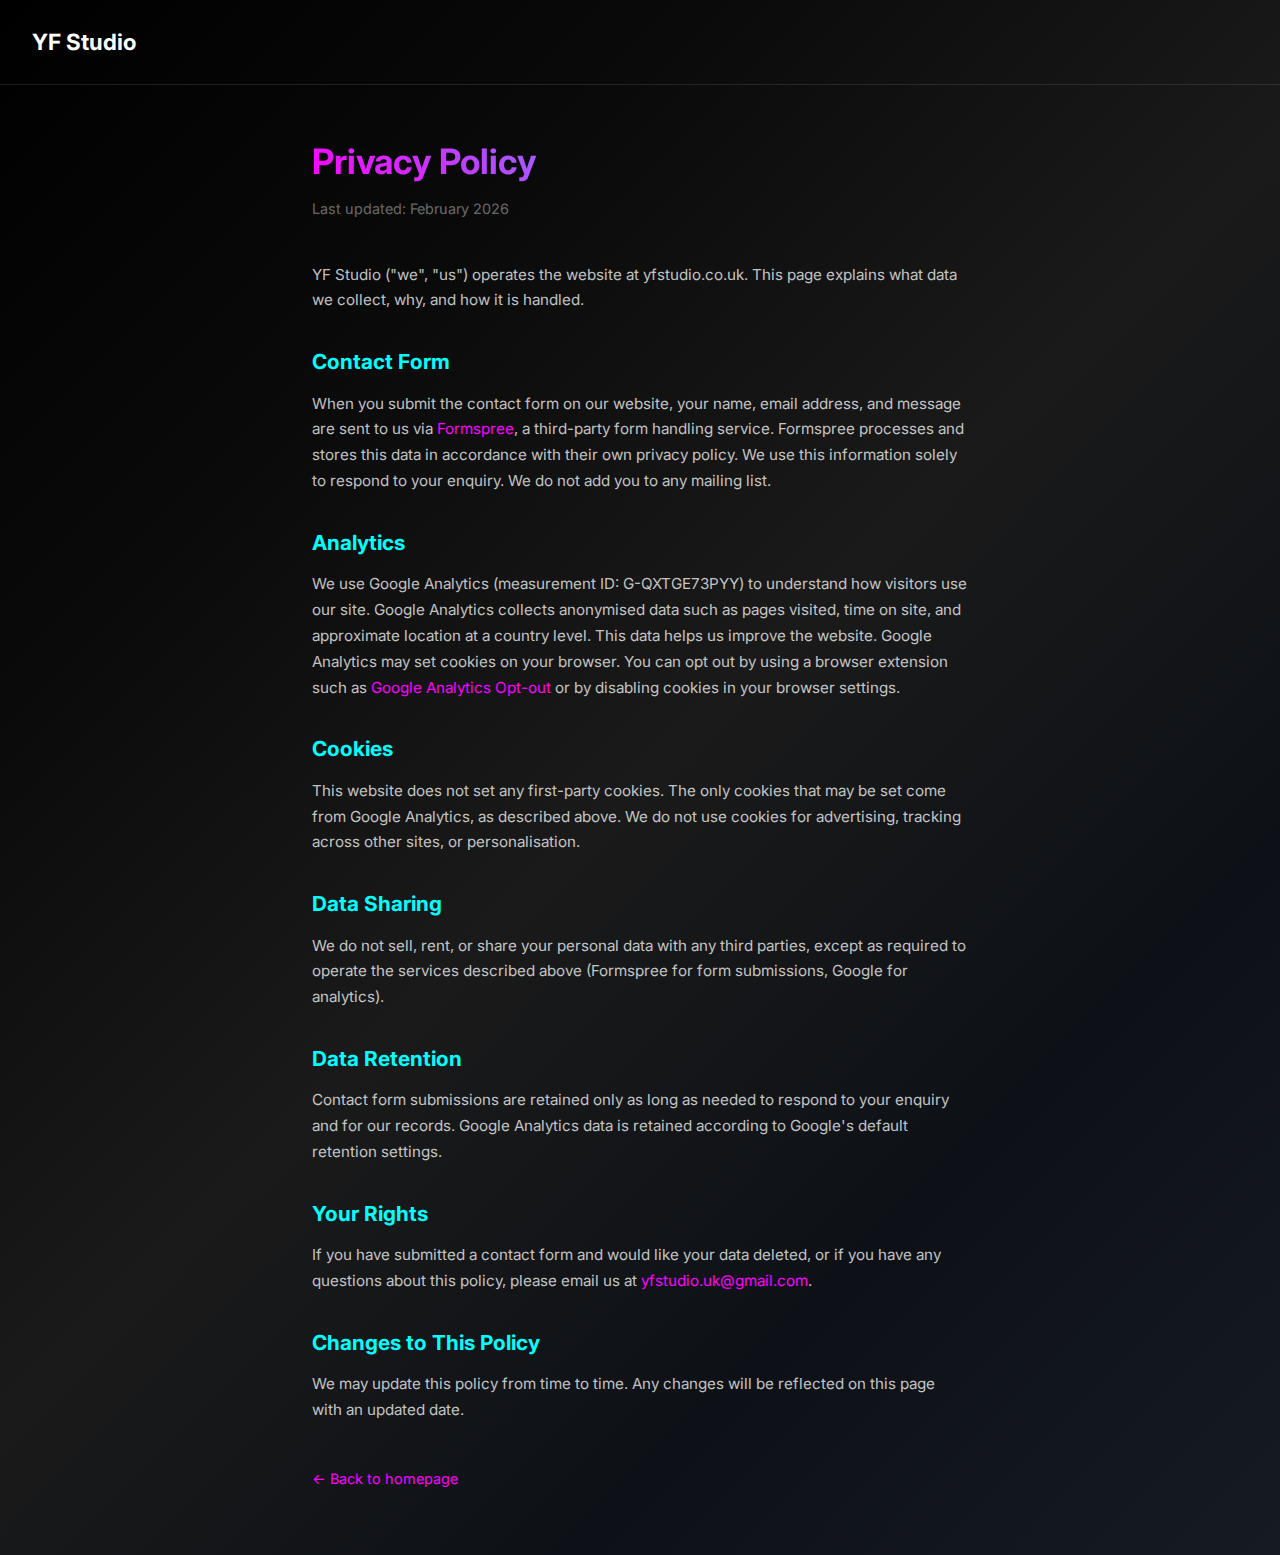
<file: privacy.html>
<!DOCTYPE html>
<html lang="en">

<head>
    <meta charset="UTF-8">
    <meta name="viewport" content="width=device-width, initial-scale=1.0">
    <title>Privacy Policy - YF Studio</title>
    <meta name="description" content="Privacy policy for YF Studio - how we handle your data, analytics, and contact form submissions.">

    <!-- Open Graph / Facebook -->
    <meta property="og:type" content="website">
    <meta property="og:url" content="https://yfstudio.co.uk/privacy.html">
    <meta property="og:title" content="Privacy Policy - YF Studio">
    <meta property="og:description" content="Privacy policy for YF Studio - how we handle your data, analytics, and contact form submissions.">

    <!-- Twitter -->
    <meta property="twitter:card" content="summary">
    <meta property="twitter:url" content="https://yfstudio.co.uk/privacy.html">
    <meta property="twitter:title" content="Privacy Policy - YF Studio">
    <meta property="twitter:description" content="Privacy policy for YF Studio - how we handle your data, analytics, and contact form submissions.">

    <!-- Canonical & Robots -->
    <link rel="canonical" href="https://yfstudio.co.uk/privacy.html">
    <meta name="robots" content="index, follow">

    <link rel="icon" href="data:image/svg+xml,<svg xmlns='http://www.w3.org/2000/svg' viewBox='0 0 100 100'><rect x='25' y='25' width='50' height='50' rx='6' fill='%23ff00ff'/><rect x='35' y='35' width='30' height='30' rx='3' fill='%230a0a0a'/><rect x='42' y='42' width='16' height='16' rx='2' fill='%2300ffff'/><line x1='25' y1='40' x2='15' y2='40' stroke='%2300ffff' stroke-width='4'/><line x1='25' y1='50' x2='15' y2='50' stroke='%2300ffff' stroke-width='4'/><line x1='25' y1='60' x2='15' y2='60' stroke='%2300ffff' stroke-width='4'/><line x1='75' y1='40' x2='85' y2='40' stroke='%2300ffff' stroke-width='4'/><line x1='75' y1='50' x2='85' y2='50' stroke='%2300ffff' stroke-width='4'/><line x1='75' y1='60' x2='85' y2='60' stroke='%2300ffff' stroke-width='4'/><line x1='40' y1='25' x2='40' y2='15' stroke='%2300ffff' stroke-width='4'/><line x1='50' y1='25' x2='50' y2='15' stroke='%2300ffff' stroke-width='4'/><line x1='60' y1='25' x2='60' y2='15' stroke='%2300ffff' stroke-width='4'/><line x1='40' y1='75' x2='40' y2='85' stroke='%2300ffff' stroke-width='4'/><line x1='50' y1='75' x2='50' y2='85' stroke='%2300ffff' stroke-width='4'/><line x1='60' y1='75' x2='60' y2='85' stroke='%2300ffff' stroke-width='4'/></svg>">

    <link rel="stylesheet" href="css/styles.css">
    <link href="https://fonts.googleapis.com/css2?family=Inter:wght@300;400;500;600;700&display=swap" rel="stylesheet">

    <!-- Google Analytics -->
    <script src="js/analytics.js"></script>

    <style>
        body {
            background: linear-gradient(135deg, #000000 0%, #0a0a0a 25%, #1a1a1a 50%, #0d1117 75%, #161b22 100%);
            color: #e0e0e0;
            min-height: 100vh;
        }

        .privacy-nav {
            padding: 1.5rem 2rem;
            border-bottom: 1px solid rgba(255, 255, 255, 0.1);
        }

        .privacy-nav a {
            color: white;
            text-decoration: none;
            font-size: 1.4rem;
            font-weight: 700;
            font-family: 'Inter', sans-serif;
        }

        .privacy-nav a:hover {
            background: linear-gradient(45deg, #ff00ff, #00ffff);
            -webkit-background-clip: text;
            -webkit-text-fill-color: transparent;
            background-clip: text;
        }

        .privacy-container {
            max-width: 720px;
            margin: 0 auto;
            padding: 3rem 2rem 4rem;
            font-family: 'Inter', sans-serif;
        }

        .privacy-container h1 {
            background: linear-gradient(45deg, #ff00ff, #00ffff);
            -webkit-background-clip: text;
            -webkit-text-fill-color: transparent;
            background-clip: text;
            font-size: 2.2rem;
            margin-bottom: 0.5rem;
        }

        .privacy-container .last-updated {
            color: rgba(255, 255, 255, 0.4);
            font-size: 0.9rem;
            margin-bottom: 2.5rem;
        }

        .privacy-container h2 {
            color: #00ffff;
            font-size: 1.3rem;
            margin-top: 2rem;
            margin-bottom: 0.75rem;
        }

        .privacy-container p,
        .privacy-container li {
            color: rgba(255, 255, 255, 0.75);
            line-height: 1.7;
            font-size: 0.95rem;
            margin-bottom: 0.75rem;
        }

        .privacy-container ul {
            padding-left: 1.5rem;
            margin-bottom: 1rem;
        }

        .privacy-container li {
            margin-bottom: 0.4rem;
        }

        .privacy-container a {
            color: #ff00ff;
            text-decoration: none;
        }

        .privacy-container a:hover {
            text-decoration: underline;
        }

        .back-link {
            display: inline-block;
            margin-top: 2rem;
            color: #00ffff;
            text-decoration: none;
            font-size: 0.9rem;
        }

        .back-link:hover {
            text-decoration: underline;
        }
    </style>
</head>

<body>
    <nav class="privacy-nav">
        <a href="index.html">YF Studio</a>
    </nav>

    <div class="privacy-container">
        <h1>Privacy Policy</h1>
        <p class="last-updated">Last updated: February 2026</p>

        <p>YF Studio ("we", "us") operates the website at yfstudio.co.uk. This page explains what data we collect, why, and how it is handled.</p>

        <h2>Contact Form</h2>
        <p>When you submit the contact form on our website, your name, email address, and message are sent to us via <a href="https://formspree.io" target="_blank" rel="noopener">Formspree</a>, a third-party form handling service. Formspree processes and stores this data in accordance with their own privacy policy. We use this information solely to respond to your enquiry. We do not add you to any mailing list.</p>

        <h2>Analytics</h2>
        <p>We use Google Analytics (measurement ID: G-QXTGE73PYY) to understand how visitors use our site. Google Analytics collects anonymised data such as pages visited, time on site, and approximate location at a country level. This data helps us improve the website. Google Analytics may set cookies on your browser. You can opt out by using a browser extension such as <a href="https://tools.google.com/dlpage/gaoptout" target="_blank" rel="noopener">Google Analytics Opt-out</a> or by disabling cookies in your browser settings.</p>

        <h2>Cookies</h2>
        <p>This website does not set any first-party cookies. The only cookies that may be set come from Google Analytics, as described above. We do not use cookies for advertising, tracking across other sites, or personalisation.</p>

        <h2>Data Sharing</h2>
        <p>We do not sell, rent, or share your personal data with any third parties, except as required to operate the services described above (Formspree for form submissions, Google for analytics).</p>

        <h2>Data Retention</h2>
        <p>Contact form submissions are retained only as long as needed to respond to your enquiry and for our records. Google Analytics data is retained according to Google's default retention settings.</p>

        <h2>Your Rights</h2>
        <p>If you have submitted a contact form and would like your data deleted, or if you have any questions about this policy, please email us at <a href="mailto:yfstudio.uk@gmail.com">yfstudio.uk@gmail.com</a>.</p>

        <h2>Changes to This Policy</h2>
        <p>We may update this policy from time to time. Any changes will be reflected on this page with an updated date.</p>

        <a href="index.html" class="back-link">&larr; Back to homepage</a>
    </div>
</body>

</html>
</file>
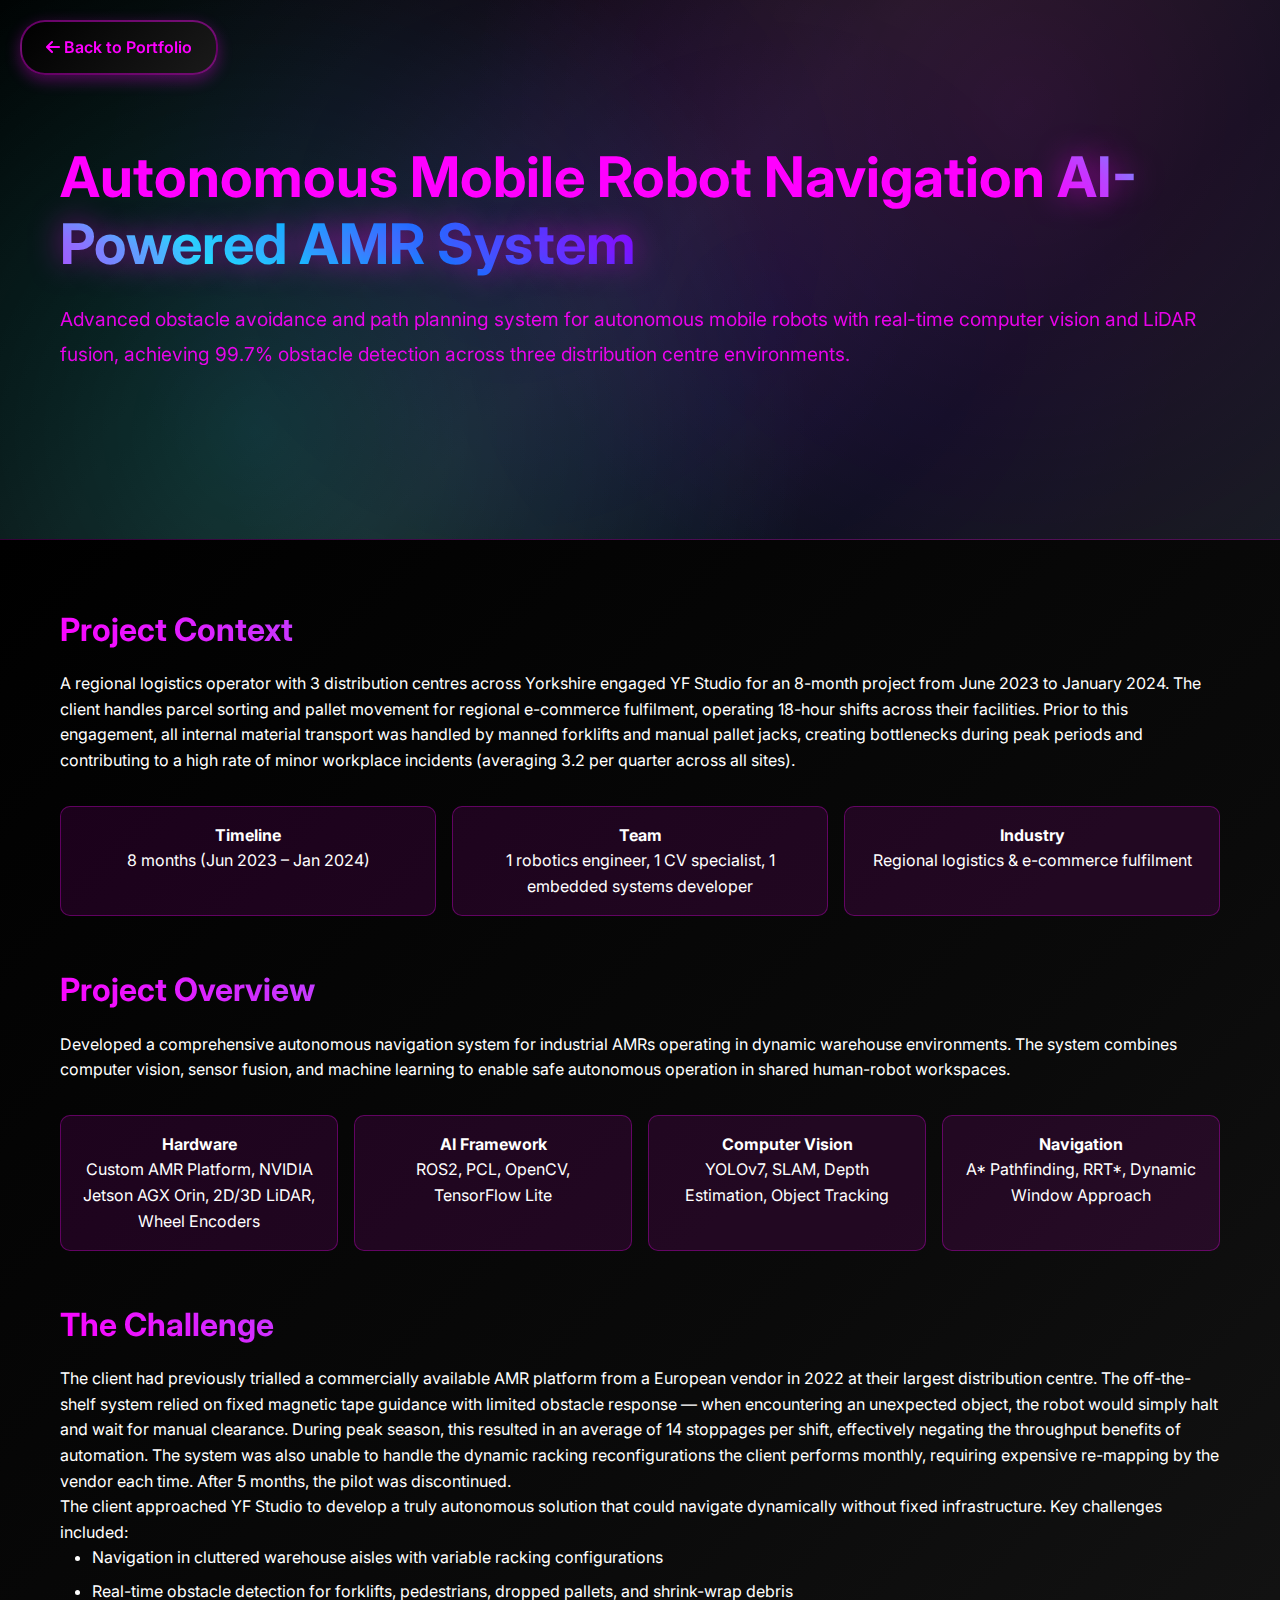
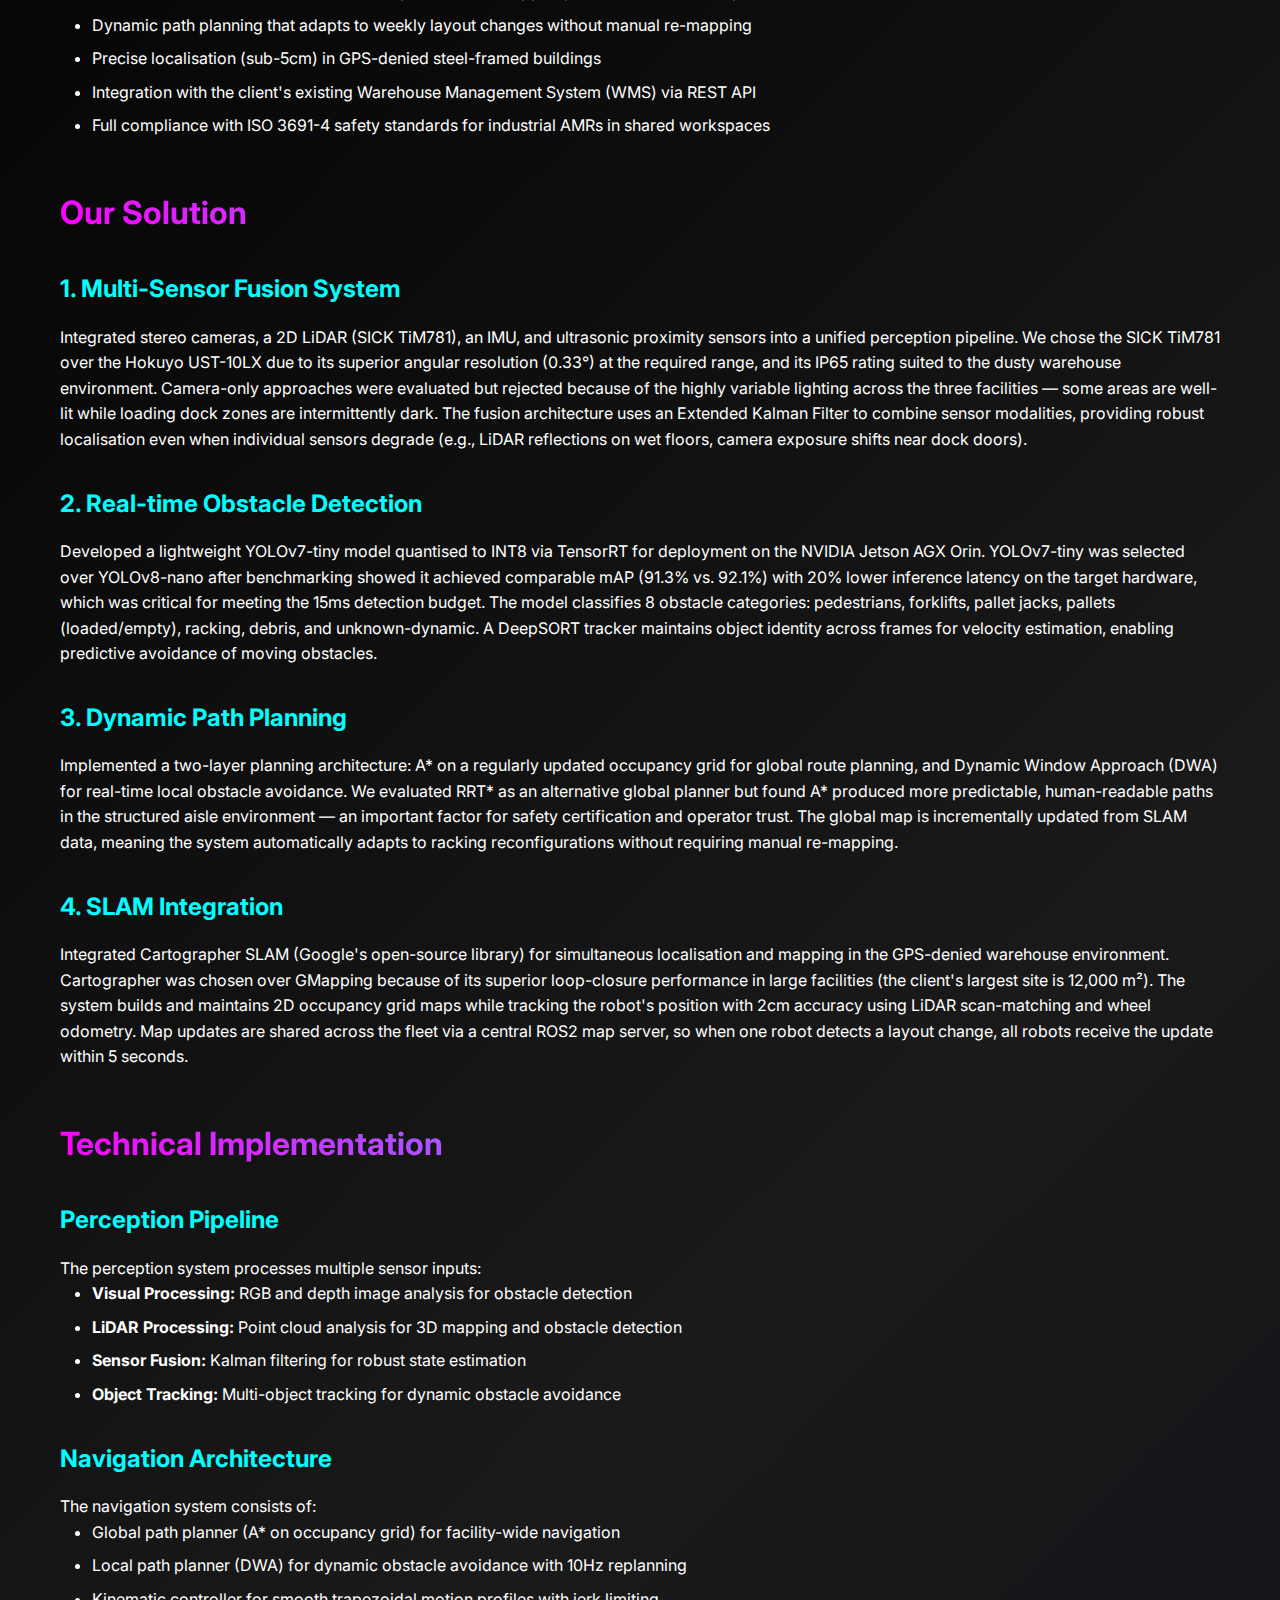
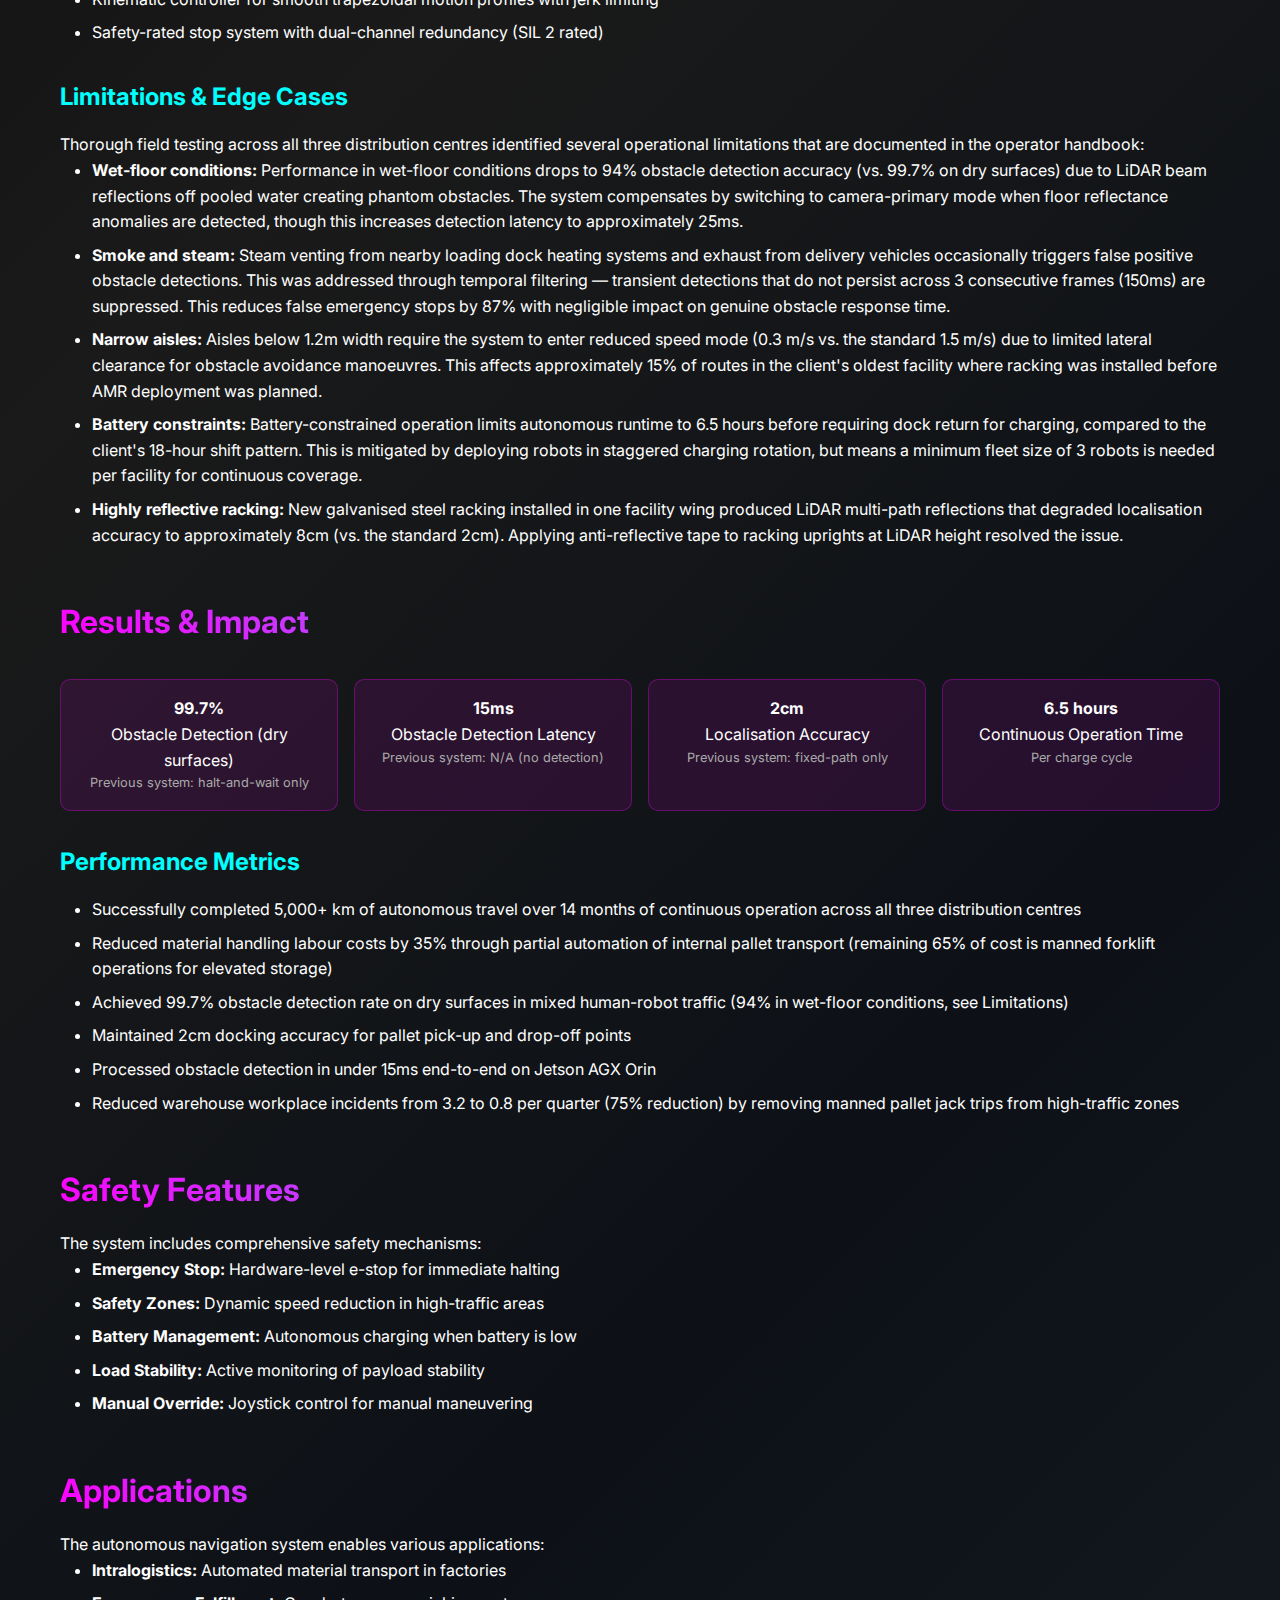
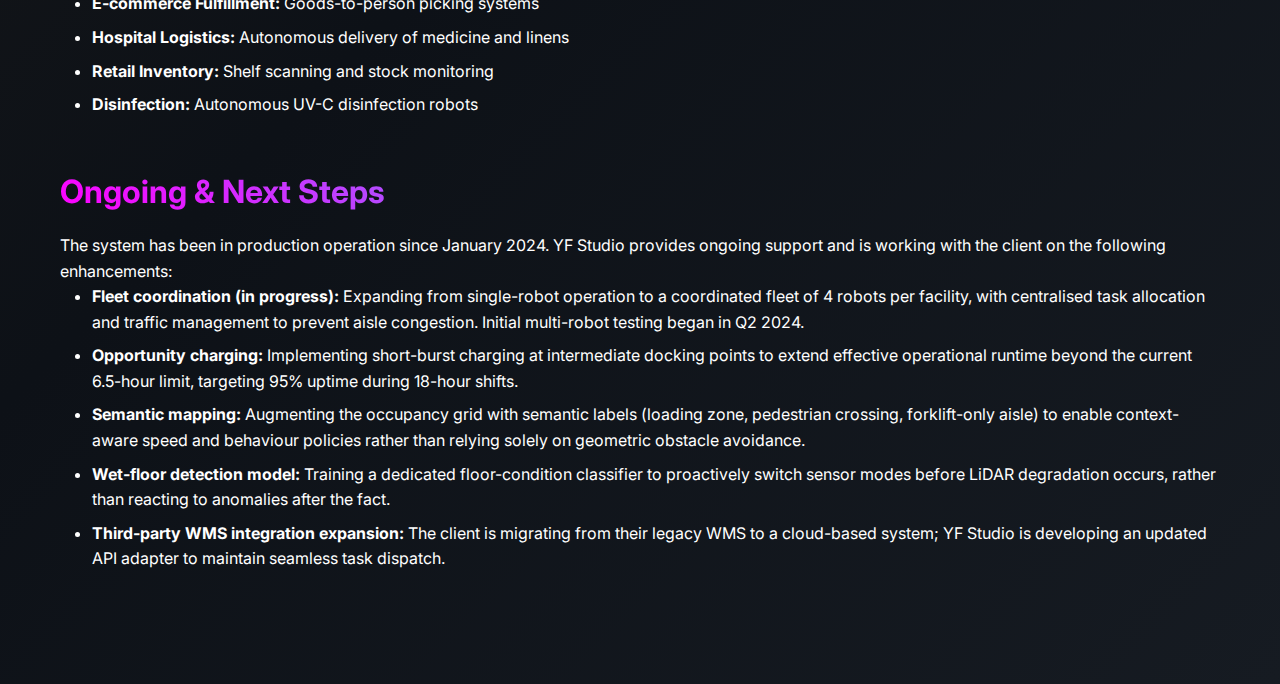
<file: case-studies/case-study-amr-navigation.html>
<!DOCTYPE html>
<html lang="en">

<head>
    <meta charset="UTF-8">
    <meta name="viewport" content="width=device-width, initial-scale=1.0">
    <title>Autonomous Mobile Robot Navigation - YF Studio Case Study</title>
    <meta name="description"
        content="AI-powered obstacle avoidance and path planning for AMR systems with advanced computer vision.">

    <!-- Open Graph / Facebook -->
    <meta property="og:type" content="article">
    <meta property="og:url" content="https://yfstudiouk.github.io/case-studies/case-study-amr-navigation.html">
    <meta property="og:title" content="Autonomous Mobile Robot Navigation - YF Studio Case Study">
    <meta property="og:description"
        content="AI-powered obstacle avoidance and path planning for AMR systems with advanced computer vision.">
    <meta property="og:image" content="https://yfstudiouk.github.io/images/og-image.jpg">

    <!-- Twitter -->
    <meta property="twitter:card" content="summary_large_image">
    <meta property="twitter:url" content="https://yfstudiouk.github.io/case-studies/case-study-amr-navigation.html">
    <meta property="twitter:title" content="Autonomous Mobile Robot Navigation - YF Studio Case Study">
    <meta property="twitter:description"
        content="AI-powered obstacle avoidance and path planning for AMR systems with advanced computer vision.">
    <meta property="twitter:image" content="https://yfstudiouk.github.io/images/og-image.jpg">

    <!-- Canonical & Robots -->
    <link rel="canonical" href="https://yfstudiouk.github.io/case-studies/case-study-amr-navigation.html">
    <meta name="robots" content="index, follow">

    <link rel="stylesheet" href="../css/styles.css">
    <link href="https://fonts.googleapis.com/css2?family=Inter:wght@300;400;500;600;700&display=swap" rel="stylesheet">
    <link rel="stylesheet" href="https://cdnjs.cloudflare.com/ajax/libs/font-awesome/6.4.0/css/all.min.css">

    <!-- Google Analytics -->
    <script src="../js/analytics.js"></script>


    <style>
        .case-study-hero {
            min-height: 60vh;
            display: flex;
            align-items: center;
            background:
                radial-gradient(circle at 20% 80%, rgba(0, 255, 255, 0.15) 0%, transparent 50%),
                radial-gradient(circle at 80% 20%, rgba(255, 0, 255, 0.1) 0%, transparent 50%),
                radial-gradient(circle at 40% 40%, rgba(128, 0, 255, 0.1) 0%, transparent 50%),
                radial-gradient(circle at 60% 60%, rgba(0, 0, 255, 0.08) 0%, transparent 50%),
                linear-gradient(135deg, #000000 0%, #0a0a0a 25%, #1a1a1a 50%, #0d1117 75%, #161b22 100%);
            color: #ff00ff;
            position: relative;
            overflow: hidden;
            border-bottom: 1px solid rgba(255, 0, 255, 0.2);
        }

        .case-study-content {
            padding: 4rem 0;
            background: linear-gradient(135deg, #000000 0%, #0a0a0a 25%, #1a1a1a 50%, #0d1117 75%, #161b22 100%);
            color: white;
        }

        .case-study-section {
            margin-bottom: 3rem;
        }

        .case-study-section h2 {
            background: linear-gradient(45deg, #ff00ff, #00ffff);
            -webkit-background-clip: text;
            -webkit-text-fill-color: transparent;
            background-clip: text;
            font-size: 2rem;
            margin-bottom: 1rem;
        }

        .case-study-section h3 {
            color: #00ffff;
            font-size: 1.5rem;
            margin-bottom: 1rem;
        }

        .tech-stack {
            display: grid;
            grid-template-columns: repeat(auto-fit, minmax(200px, 1fr));
            gap: 1rem;
            margin: 2rem 0;
        }

        .tech-item {
            background: rgba(255, 0, 255, 0.1);
            border: 1px solid rgba(255, 0, 255, 0.3);
            padding: 1rem;
            border-radius: 10px;
            text-align: center;
        }

        .back-button {
            position: fixed;
            top: 20px;
            left: 20px;
            background: linear-gradient(135deg, #000000 0%, #1a1a1a 100%);
            color: #ff00ff;
            border: 2px solid rgba(255, 0, 255, 0.4);
            padding: 0.8rem 1.5rem;
            border-radius: 25px;
            text-decoration: none;
            font-weight: 600;
            box-shadow: 0 5px 15px rgba(255, 0, 255, 0.3);
            transition: all 0.3s ease;
            z-index: 1000;
        }

        .back-button:hover {
            background: linear-gradient(135deg, #ff00ff, #00ffff);
            color: #000000;
            transform: translateY(-2px);
            box-shadow: 0 8px 25px rgba(255, 0, 255, 0.5);
        }

        .case-study-section ul {
            padding-left: 2rem;
        }

        .case-study-section li {
            margin-bottom: 0.5rem;
        }

        .case-study-section h3 {
            margin-top: 2rem;
            margin-bottom: 1rem;
        }

        .case-study-section h3:first-child {
            margin-top: 0;
        }
    </style>
</head>

<body>
    <a href="../index.html" class="back-button">
        <i class="fas fa-arrow-left"></i> Back to Portfolio
    </a>

    <!-- Case Study Hero -->
    <section class="case-study-hero">
        <div class="container">
            <div class="hero-content">
                <h1 class="hero-title">
                    Autonomous Mobile Robot Navigation
                    <span class="gradient-text">AI-Powered AMR System</span>
                </h1>
                <p class="hero-description">
                    Advanced obstacle avoidance and path planning system for autonomous mobile robots
                    with real-time computer vision and LiDAR fusion, achieving 99.7% obstacle detection
                    across three distribution centre environments.
                </p>
            </div>
        </div>
    </section>

    <!-- Case Study Content -->
    <section class="case-study-content">
        <div class="container">
            <!-- Project Context -->
            <div class="case-study-section">
                <h2>Project Context</h2>
                <p>A regional logistics operator with 3 distribution centres across Yorkshire engaged YF Studio for an
                    8-month project from June 2023 to January 2024. The client handles parcel sorting and pallet
                    movement for regional e-commerce fulfilment, operating 18-hour shifts across their facilities.
                    Prior to this engagement, all internal material transport was handled by manned forklifts and
                    manual pallet jacks, creating bottlenecks during peak periods and contributing to a high rate of
                    minor workplace incidents (averaging 3.2 per quarter across all sites).</p>
                <div class="tech-stack">
                    <div class="tech-item">
                        <h4>Timeline</h4>
                        <p>8 months (Jun 2023 &ndash; Jan 2024)</p>
                    </div>
                    <div class="tech-item">
                        <h4>Team</h4>
                        <p>1 robotics engineer, 1 CV specialist, 1 embedded systems developer</p>
                    </div>
                    <div class="tech-item">
                        <h4>Industry</h4>
                        <p>Regional logistics &amp; e-commerce fulfilment</p>
                    </div>
                </div>
            </div>

            <!-- Project Overview -->
            <div class="case-study-section">
                <h2>Project Overview</h2>
                <p>Developed a comprehensive autonomous navigation system for industrial AMRs operating in dynamic
                    warehouse environments. The system combines computer vision, sensor fusion, and machine learning to
                    enable
                    safe autonomous operation in shared human-robot workspaces.</p>

                <div class="tech-stack">
                    <div class="tech-item">
                        <h4>Hardware</h4>
                        <p>Custom AMR Platform, NVIDIA Jetson AGX Orin, 2D/3D LiDAR, Wheel Encoders</p>
                    </div>
                    <div class="tech-item">
                        <h4>AI Framework</h4>
                        <p>ROS2, PCL, OpenCV, TensorFlow Lite</p>
                    </div>
                    <div class="tech-item">
                        <h4>Computer Vision</h4>
                        <p>YOLOv7, SLAM, Depth Estimation, Object Tracking</p>
                    </div>
                    <div class="tech-item">
                        <h4>Navigation</h4>
                        <p>A* Pathfinding, RRT*, Dynamic Window Approach</p>
                    </div>
                </div>
            </div>

            <!-- Challenge -->
            <div class="case-study-section">
                <h2>The Challenge</h2>
                <p>The client had previously trialled a commercially available AMR platform from a European vendor in
                    2022 at their largest distribution centre. The off-the-shelf system relied on fixed magnetic tape
                    guidance with limited obstacle response &mdash; when encountering an unexpected object, the robot
                    would simply halt and wait for manual clearance. During peak season, this resulted in an average of
                    14 stoppages per shift, effectively negating the throughput benefits of automation. The system was
                    also unable to handle the dynamic racking reconfigurations the client performs monthly, requiring
                    expensive re-mapping by the vendor each time. After 5 months, the pilot was discontinued.</p>
                <p>The client approached YF Studio to develop a truly autonomous solution that could navigate
                    dynamically without fixed infrastructure. Key challenges included:</p>
                <ul>
                    <li>Navigation in cluttered warehouse aisles with variable racking configurations</li>
                    <li>Real-time obstacle detection for forklifts, pedestrians, dropped pallets, and shrink-wrap debris</li>
                    <li>Dynamic path planning that adapts to weekly layout changes without manual re-mapping</li>
                    <li>Precise localisation (sub-5cm) in GPS-denied steel-framed buildings</li>
                    <li>Integration with the client's existing Warehouse Management System (WMS) via REST API</li>
                    <li>Full compliance with ISO 3691-4 safety standards for industrial AMRs in shared workspaces</li>
                </ul>
            </div>

            <!-- Solution -->
            <div class="case-study-section">
                <h2>Our Solution</h2>
                <h3>1. Multi-Sensor Fusion System</h3>
                <p>Integrated stereo cameras, a 2D LiDAR (SICK TiM781), an IMU, and ultrasonic proximity sensors into
                    a unified perception pipeline. We chose the SICK TiM781 over the Hokuyo UST-10LX due to its
                    superior angular resolution (0.33&deg;) at the required range, and its IP65 rating suited to the
                    dusty warehouse environment. Camera-only approaches were evaluated but rejected because of the
                    highly variable lighting across the three facilities &mdash; some areas are well-lit while loading
                    dock zones are intermittently dark. The fusion architecture uses an Extended Kalman Filter to
                    combine sensor modalities, providing robust localisation even when individual sensors degrade
                    (e.g., LiDAR reflections on wet floors, camera exposure shifts near dock doors).</p>

                <h3>2. Real-time Obstacle Detection</h3>
                <p>Developed a lightweight YOLOv7-tiny model quantised to INT8 via TensorRT for deployment on the
                    NVIDIA Jetson AGX Orin. YOLOv7-tiny was selected over YOLOv8-nano after benchmarking showed it
                    achieved comparable mAP (91.3% vs. 92.1%) with 20% lower inference latency on the target hardware,
                    which was critical for meeting the 15ms detection budget. The model classifies 8 obstacle
                    categories: pedestrians, forklifts, pallet jacks, pallets (loaded/empty), racking, debris, and
                    unknown-dynamic. A DeepSORT tracker maintains object identity across frames for velocity estimation,
                    enabling predictive avoidance of moving obstacles.</p>

                <h3>3. Dynamic Path Planning</h3>
                <p>Implemented a two-layer planning architecture: A* on a regularly updated occupancy grid for global
                    route planning, and Dynamic Window Approach (DWA) for real-time local obstacle avoidance. We
                    evaluated RRT* as an alternative global planner but found A* produced more predictable, human-readable
                    paths in the structured aisle environment &mdash; an important factor for safety certification and
                    operator trust. The global map is incrementally updated from SLAM data, meaning the system
                    automatically adapts to racking reconfigurations without requiring manual re-mapping.</p>

                <h3>4. SLAM Integration</h3>
                <p>Integrated Cartographer SLAM (Google's open-source library) for simultaneous localisation and mapping
                    in the GPS-denied warehouse environment. Cartographer was chosen over GMapping because of its
                    superior loop-closure performance in large facilities (the client's largest site is 12,000 m&sup2;).
                    The system builds and maintains 2D occupancy grid maps while tracking the robot's position with
                    2cm accuracy using LiDAR scan-matching and wheel odometry. Map updates are shared across the fleet
                    via a central ROS2 map server, so when one robot detects a layout change, all robots receive the
                    update within 5 seconds.</p>
            </div>

            <!-- Technical Implementation -->
            <div class="case-study-section">
                <h2>Technical Implementation</h2>
                <h3>Perception Pipeline</h3>
                <p>The perception system processes multiple sensor inputs:</p>
                <ul>
                    <li><strong>Visual Processing:</strong> RGB and depth image analysis for obstacle detection</li>
                    <li><strong>LiDAR Processing:</strong> Point cloud analysis for 3D mapping and obstacle detection
                    </li>
                    <li><strong>Sensor Fusion:</strong> Kalman filtering for robust state estimation</li>
                    <li><strong>Object Tracking:</strong> Multi-object tracking for dynamic obstacle avoidance</li>
                </ul>

                <h3>Navigation Architecture</h3>
                <p>The navigation system consists of:</p>
                <ul>
                    <li>Global path planner (A* on occupancy grid) for facility-wide navigation</li>
                    <li>Local path planner (DWA) for dynamic obstacle avoidance with 10Hz replanning</li>
                    <li>Kinematic controller for smooth trapezoidal motion profiles with jerk limiting</li>
                    <li>Safety-rated stop system with dual-channel redundancy (SIL 2 rated)</li>
                </ul>

                <h3>Limitations &amp; Edge Cases</h3>
                <p>Thorough field testing across all three distribution centres identified several operational
                    limitations that are documented in the operator handbook:</p>
                <ul>
                    <li><strong>Wet-floor conditions:</strong> Performance in wet-floor conditions drops to 94%
                        obstacle detection accuracy (vs. 99.7% on dry surfaces) due to LiDAR beam reflections off
                        pooled water creating phantom obstacles. The system compensates by switching to
                        camera-primary mode when floor reflectance anomalies are detected, though this increases
                        detection latency to approximately 25ms.</li>
                    <li><strong>Smoke and steam:</strong> Steam venting from nearby loading dock heating systems and
                        exhaust from delivery vehicles occasionally triggers false positive obstacle detections. This
                        was addressed through temporal filtering &mdash; transient detections that do not persist across
                        3 consecutive frames (150ms) are suppressed. This reduces false emergency stops by 87% with
                        negligible impact on genuine obstacle response time.</li>
                    <li><strong>Narrow aisles:</strong> Aisles below 1.2m width require the system to enter reduced
                        speed mode (0.3 m/s vs. the standard 1.5 m/s) due to limited lateral clearance for obstacle
                        avoidance manoeuvres. This affects approximately 15% of routes in the client's oldest facility
                        where racking was installed before AMR deployment was planned.</li>
                    <li><strong>Battery constraints:</strong> Battery-constrained operation limits autonomous runtime
                        to 6.5 hours before requiring dock return for charging, compared to the client's 18-hour shift
                        pattern. This is mitigated by deploying robots in staggered charging rotation, but means a
                        minimum fleet size of 3 robots is needed per facility for continuous coverage.</li>
                    <li><strong>Highly reflective racking:</strong> New galvanised steel racking installed in one
                        facility wing produced LiDAR multi-path reflections that degraded localisation accuracy to
                        approximately 8cm (vs. the standard 2cm). Applying anti-reflective tape to racking uprights at
                        LiDAR height resolved the issue.</li>
                </ul>
            </div>

            <!-- Results -->
            <div class="case-study-section">
                <h2>Results &amp; Impact</h2>
                <div class="tech-stack">
                    <div class="tech-item">
                        <h4>99.7%</h4>
                        <p>Obstacle Detection (dry surfaces)</p>
                        <p style="font-size: 0.8rem; color: #aaa;">Previous system: halt-and-wait only</p>
                    </div>
                    <div class="tech-item">
                        <h4>15ms</h4>
                        <p>Obstacle Detection Latency</p>
                        <p style="font-size: 0.8rem; color: #aaa;">Previous system: N/A (no detection)</p>
                    </div>
                    <div class="tech-item">
                        <h4>2cm</h4>
                        <p>Localisation Accuracy</p>
                        <p style="font-size: 0.8rem; color: #aaa;">Previous system: fixed-path only</p>
                    </div>
                    <div class="tech-item">
                        <h4>6.5 hours</h4>
                        <p>Continuous Operation Time</p>
                        <p style="font-size: 0.8rem; color: #aaa;">Per charge cycle</p>
                    </div>
                </div>

                <h3>Performance Metrics</h3>
                <ul>
                    <li>Successfully completed 5,000+ km of autonomous travel over 14 months of continuous operation
                        across all three distribution centres</li>
                    <li>Reduced material handling labour costs by 35% through partial automation of internal pallet
                        transport (remaining 65% of cost is manned forklift operations for elevated storage)</li>
                    <li>Achieved 99.7% obstacle detection rate on dry surfaces in mixed human-robot traffic
                        (94% in wet-floor conditions, see Limitations)</li>
                    <li>Maintained 2cm docking accuracy for pallet pick-up and drop-off points</li>
                    <li>Processed obstacle detection in under 15ms end-to-end on Jetson AGX Orin</li>
                    <li>Reduced warehouse workplace incidents from 3.2 to 0.8 per quarter (75% reduction) by
                        removing manned pallet jack trips from high-traffic zones</li>
                </ul>
            </div>

            <!-- Safety Features -->
            <div class="case-study-section">
                <h2>Safety Features</h2>
                <p>The system includes comprehensive safety mechanisms:</p>
                <ul>
                    <li><strong>Emergency Stop:</strong> Hardware-level e-stop for immediate halting</li>
                    <li><strong>Safety Zones:</strong> Dynamic speed reduction in high-traffic areas</li>
                    <li><strong>Battery Management:</strong> Autonomous charging when battery is low</li>
                    <li><strong>Load Stability:</strong> Active monitoring of payload stability</li>
                    <li><strong>Manual Override:</strong> Joystick control for manual maneuvering</li>
                </ul>
            </div>

            <!-- Applications -->
            <div class="case-study-section">
                <h2>Applications</h2>
                <p>The autonomous navigation system enables various applications:</p>
                <ul>
                    <li><strong>Intralogistics:</strong> Automated material transport in factories</li>
                    <li><strong>E-commerce Fulfillment:</strong> Goods-to-person picking systems</li>
                    <li><strong>Hospital Logistics:</strong> Autonomous delivery of medicine and linens</li>
                    <li><strong>Retail Inventory:</strong> Shelf scanning and stock monitoring</li>
                    <li><strong>Disinfection:</strong> Autonomous UV-C disinfection robots</li>
                </ul>
            </div>

            <!-- Ongoing & Next Steps -->
            <div class="case-study-section">
                <h2>Ongoing &amp; Next Steps</h2>
                <p>The system has been in production operation since January 2024. YF Studio provides ongoing support
                    and is working with the client on the following enhancements:</p>
                <ul>
                    <li><strong>Fleet coordination (in progress):</strong> Expanding from single-robot operation to a
                        coordinated fleet of 4 robots per facility, with centralised task allocation and traffic
                        management to prevent aisle congestion. Initial multi-robot testing began in Q2 2024.</li>
                    <li><strong>Opportunity charging:</strong> Implementing short-burst charging at intermediate
                        docking points to extend effective operational runtime beyond the current 6.5-hour limit,
                        targeting 95% uptime during 18-hour shifts.</li>
                    <li><strong>Semantic mapping:</strong> Augmenting the occupancy grid with semantic labels
                        (loading zone, pedestrian crossing, forklift-only aisle) to enable context-aware speed and
                        behaviour policies rather than relying solely on geometric obstacle avoidance.</li>
                    <li><strong>Wet-floor detection model:</strong> Training a dedicated floor-condition classifier
                        to proactively switch sensor modes before LiDAR degradation occurs, rather than reacting to
                        anomalies after the fact.</li>
                    <li><strong>Third-party WMS integration expansion:</strong> The client is migrating from their
                        legacy WMS to a cloud-based system; YF Studio is developing an updated API adapter to maintain
                        seamless task dispatch.</li>
                </ul>
            </div>
        </div>
    </section>


</body>

</html>
</file>
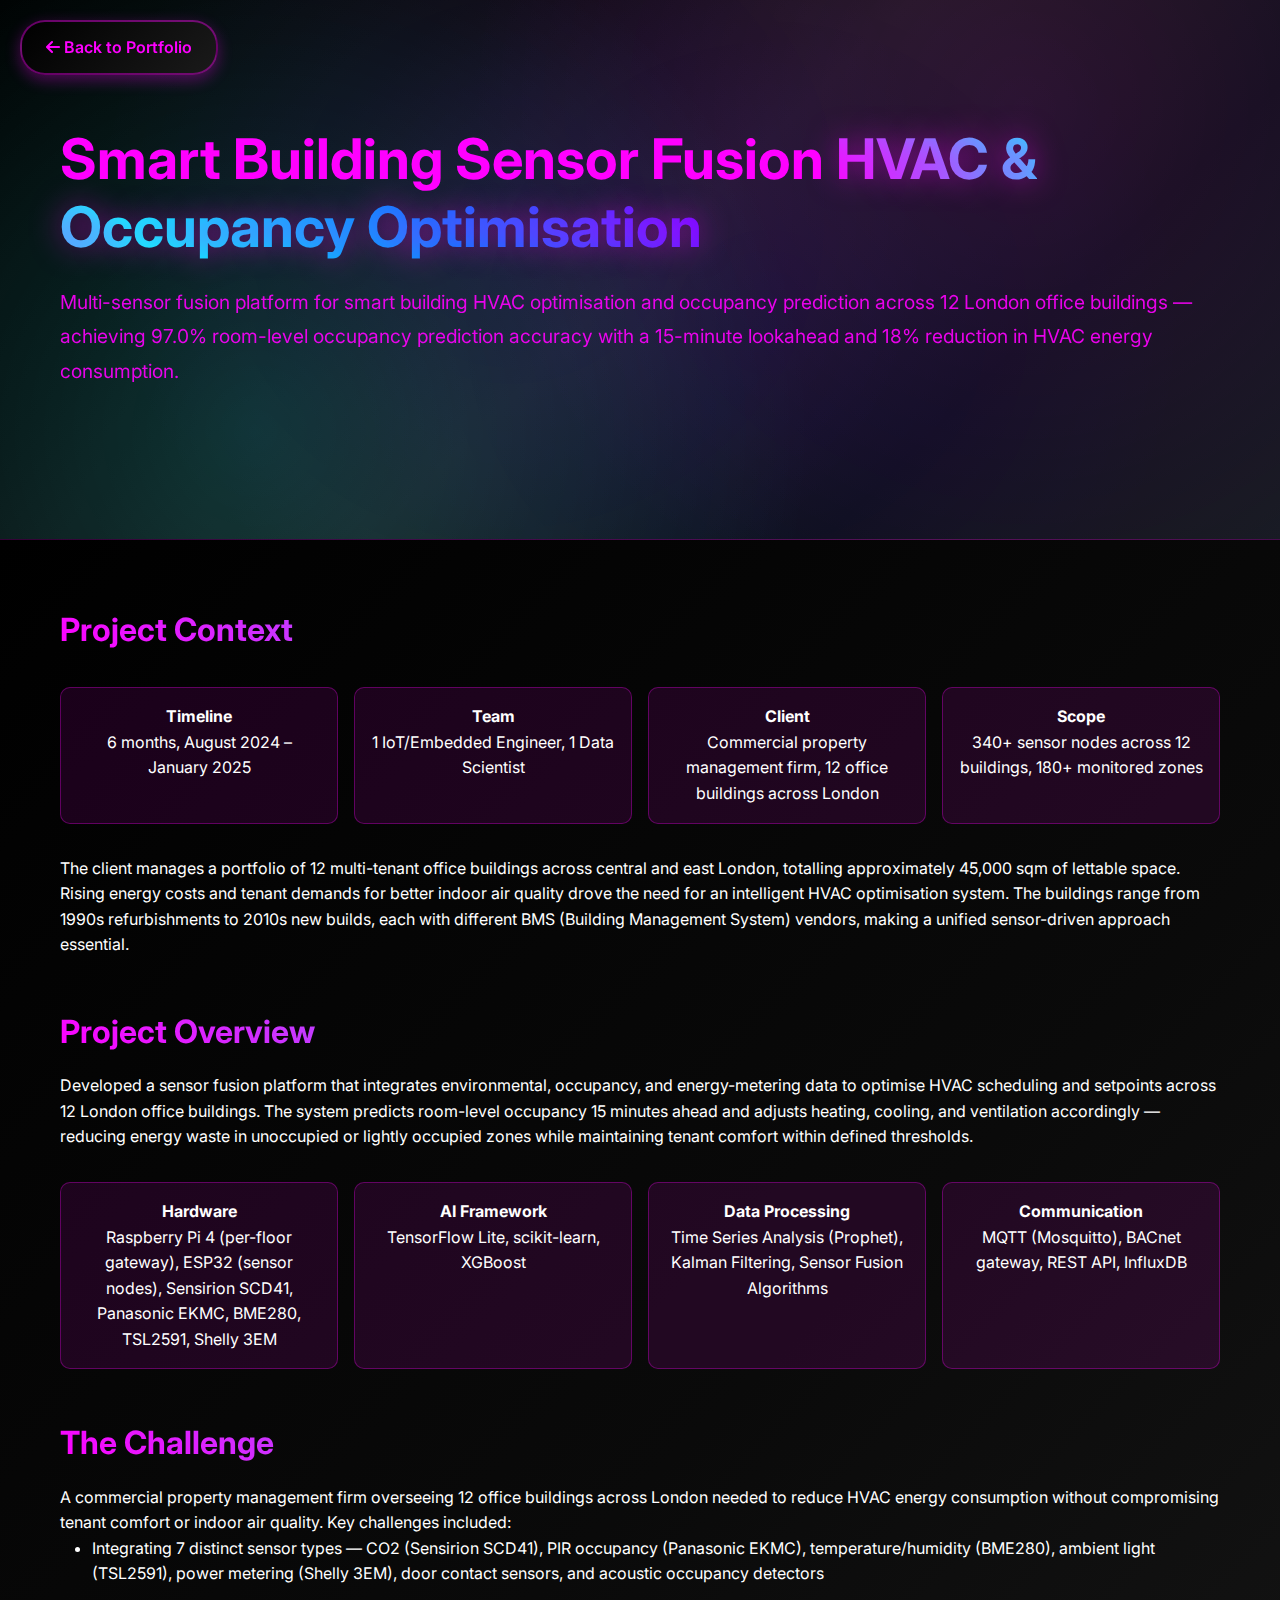
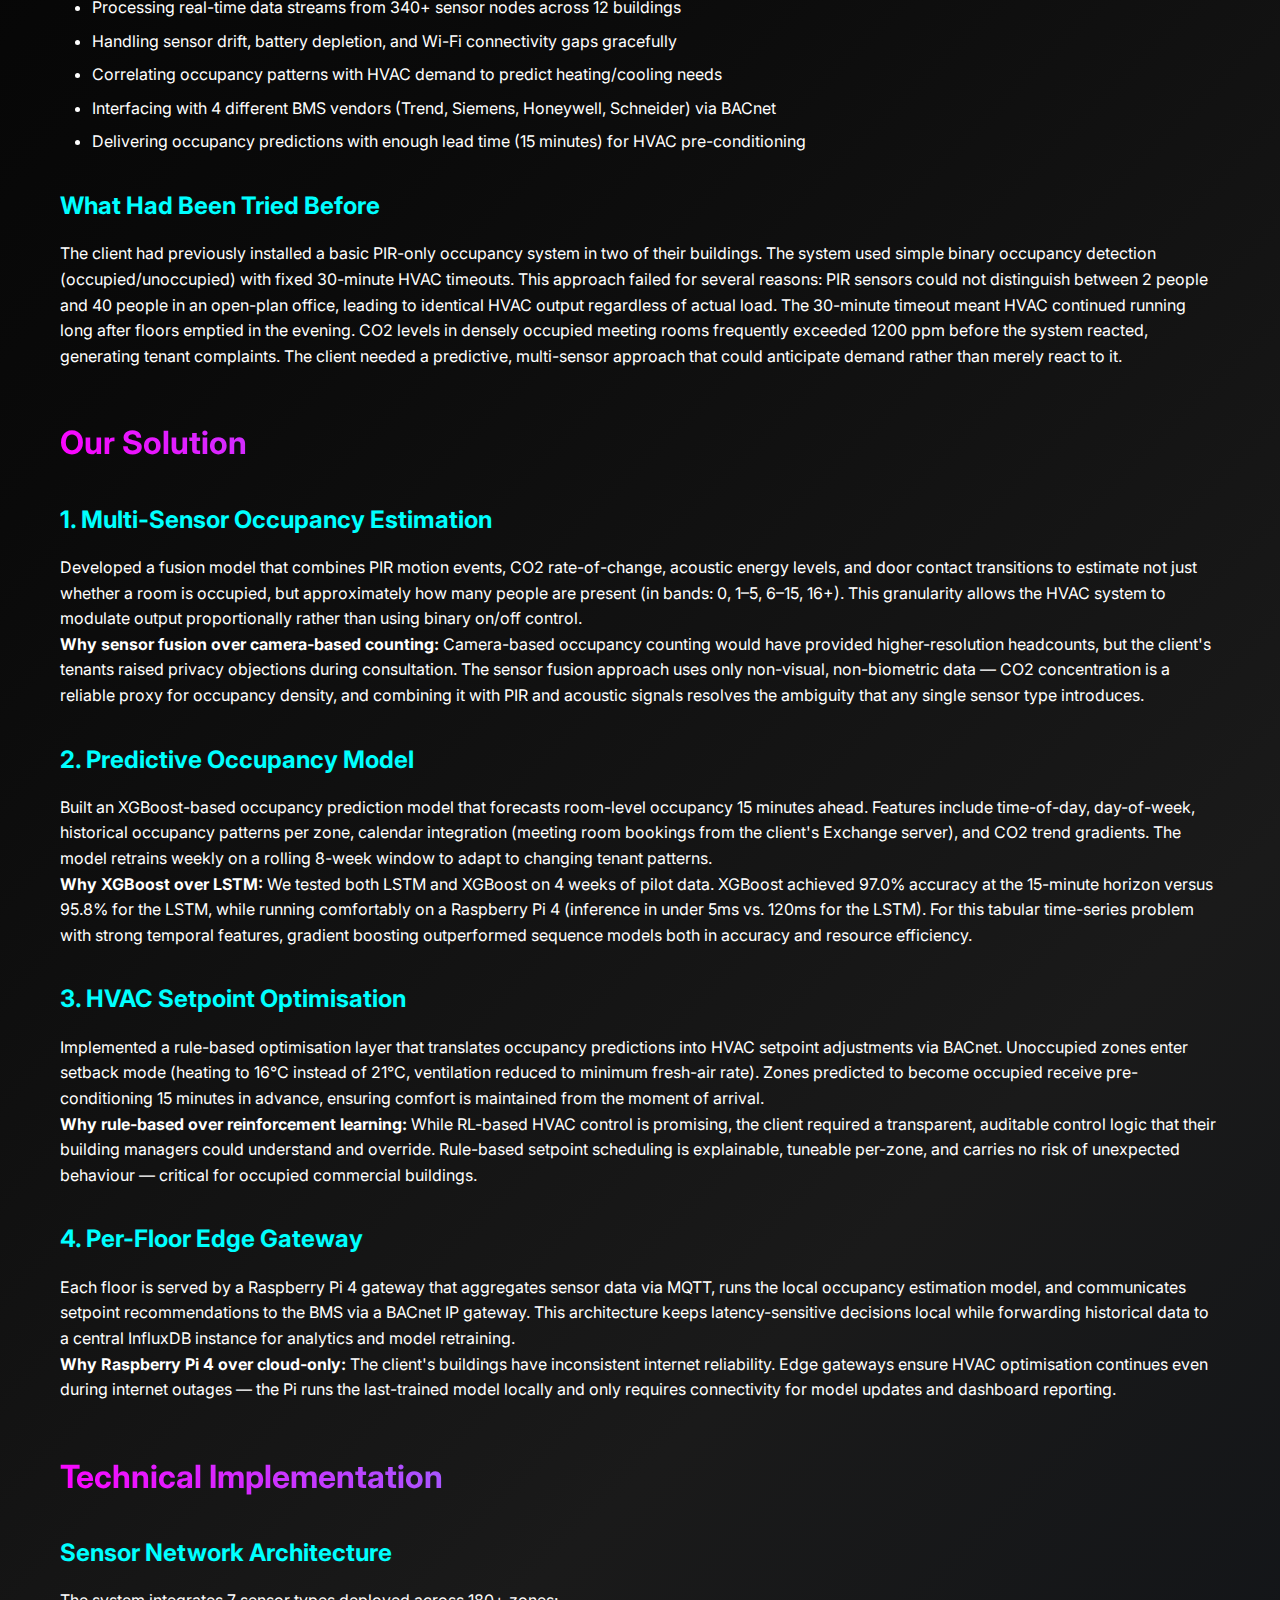
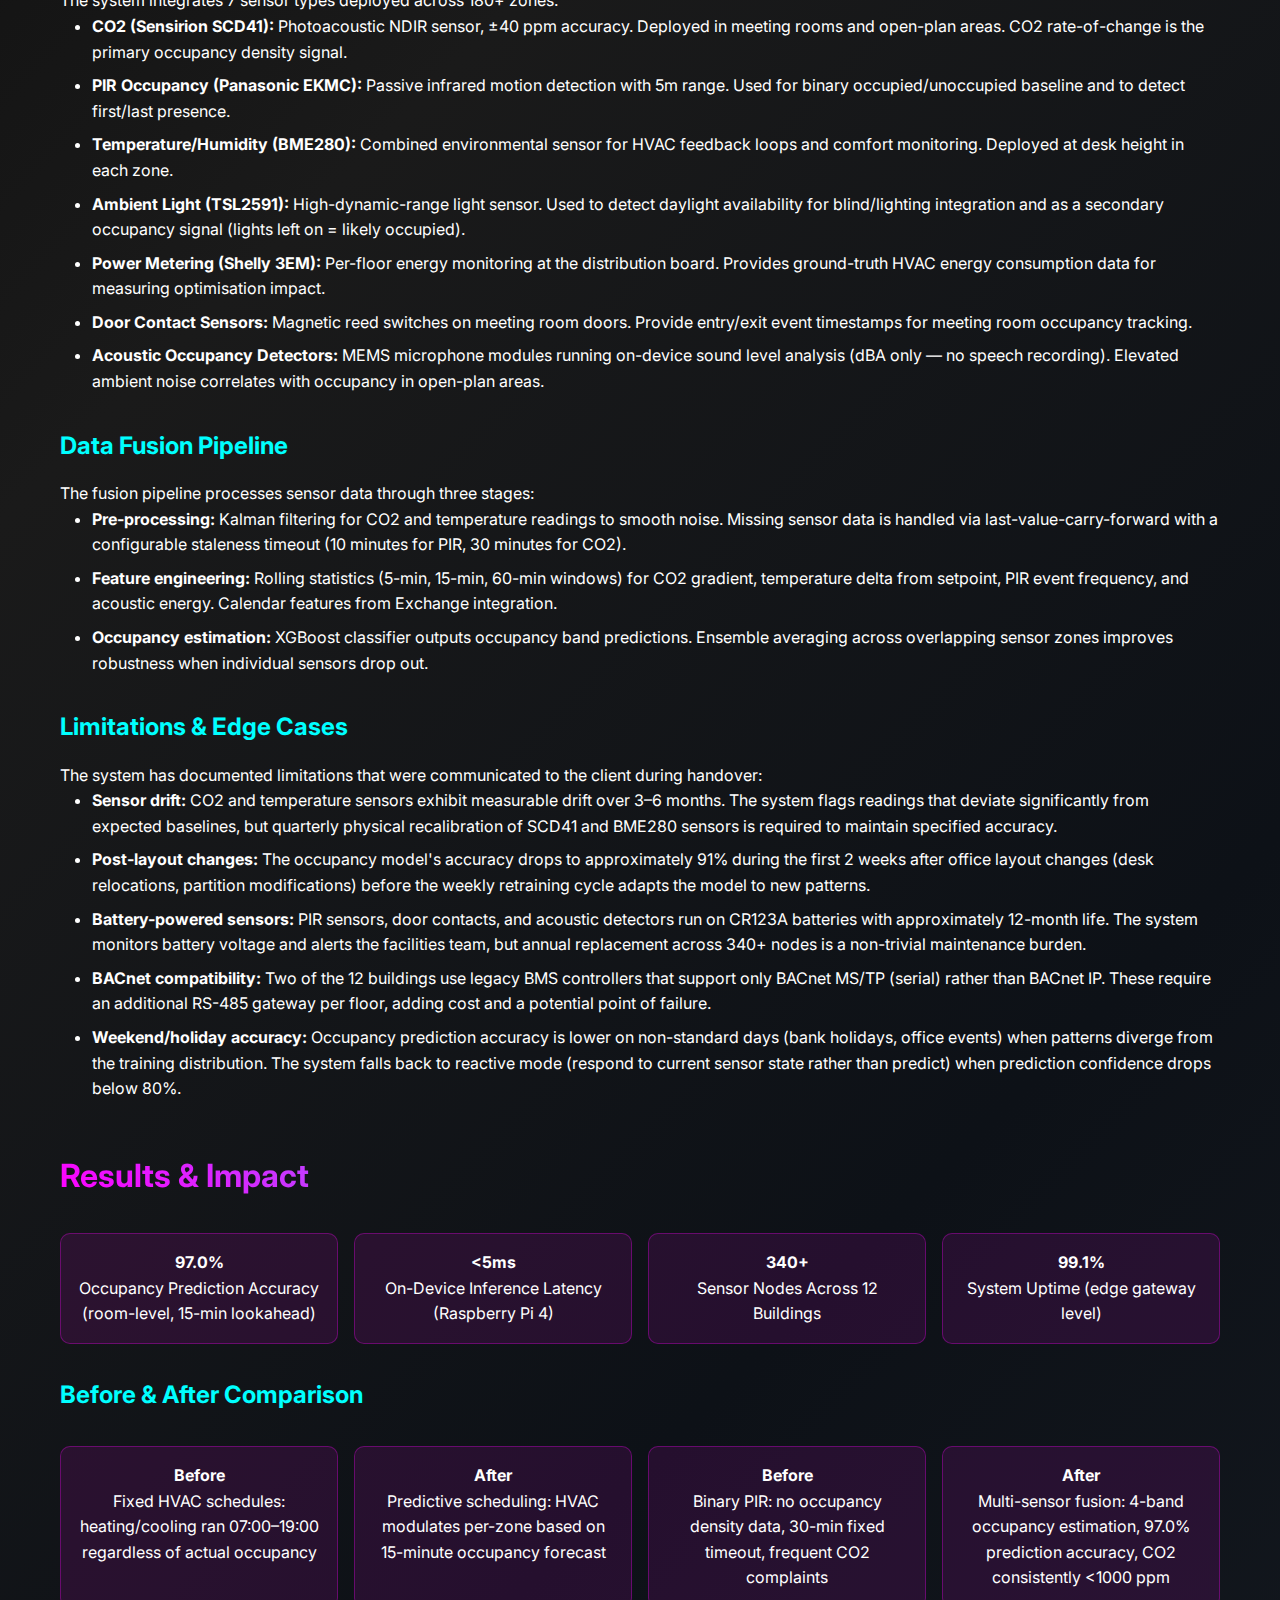
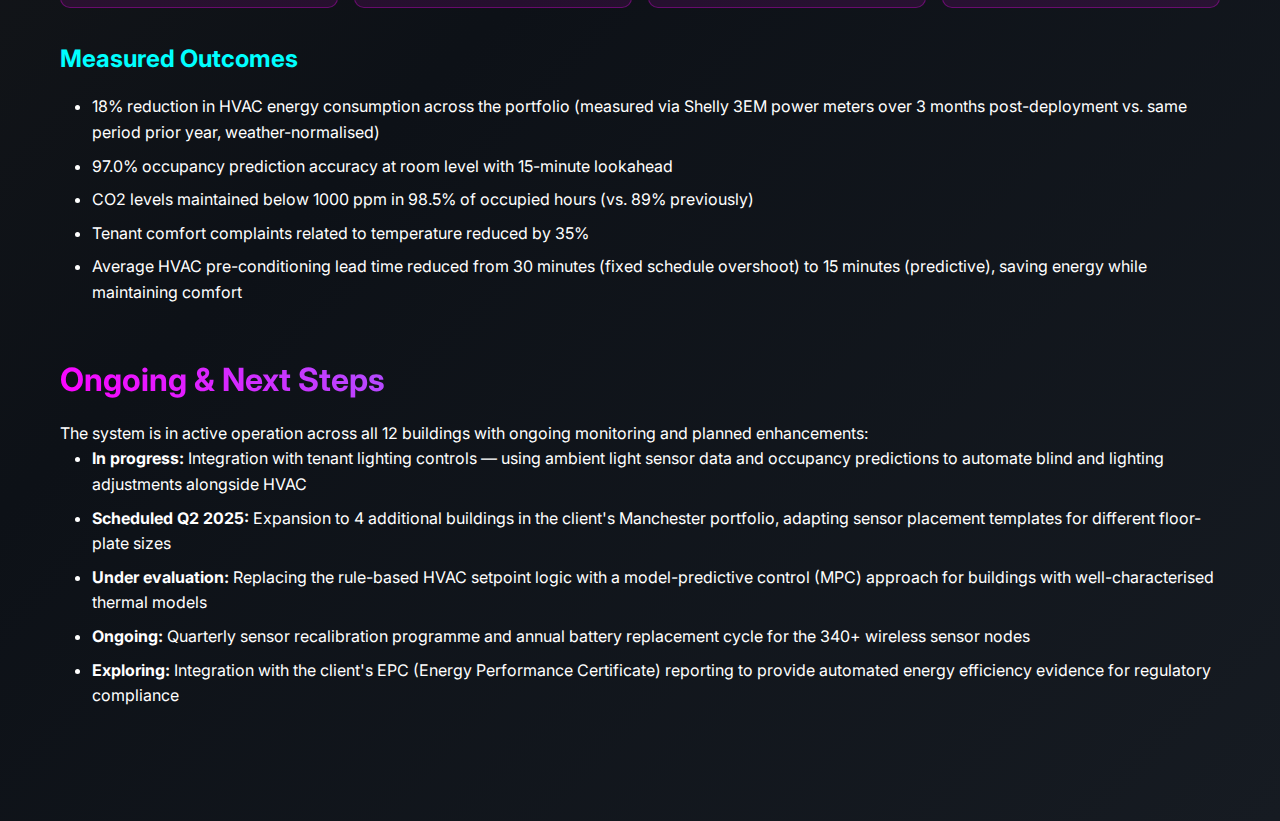
<file: case-studies/case-study-iot-sensor-fusion.html>
<!DOCTYPE html>
<html lang="en">

<head>
    <meta charset="UTF-8">
    <meta name="viewport" content="width=device-width, initial-scale=1.0">
    <title>Smart Building Sensor Fusion - YF Studio Case Study</title>
    <meta name="description"
        content="Multi-sensor fusion platform for smart building HVAC optimisation and occupancy prediction across 12 London office buildings.">

    <!-- Open Graph / Facebook -->
    <meta property="og:type" content="article">
    <meta property="og:url" content="https://yfstudiouk.github.io/case-studies/case-study-iot-sensor-fusion.html">
    <meta property="og:title" content="Smart Building Sensor Fusion - YF Studio Case Study">
    <meta property="og:description"
        content="Multi-sensor fusion platform for smart building HVAC optimisation and occupancy prediction across 12 London office buildings.">
    <meta property="og:image" content="https://yfstudiouk.github.io/images/og-image.jpg">

    <!-- Twitter -->
    <meta property="twitter:card" content="summary_large_image">
    <meta property="twitter:url" content="https://yfstudiouk.github.io/case-studies/case-study-iot-sensor-fusion.html">
    <meta property="twitter:title" content="Smart Building Sensor Fusion - YF Studio Case Study">
    <meta property="twitter:description"
        content="Multi-sensor fusion platform for smart building HVAC optimisation and occupancy prediction across 12 London office buildings.">
    <meta property="twitter:image" content="https://yfstudiouk.github.io/images/og-image.jpg">

    <!-- Canonical & Robots -->
    <link rel="canonical" href="https://yfstudiouk.github.io/case-studies/case-study-iot-sensor-fusion.html">
    <meta name="robots" content="index, follow">

    <link rel="stylesheet" href="../css/styles.css">
    <link href="https://fonts.googleapis.com/css2?family=Inter:wght@300;400;500;600;700&display=swap" rel="stylesheet">
    <link rel="stylesheet" href="https://cdnjs.cloudflare.com/ajax/libs/font-awesome/6.4.0/css/all.min.css">

    <!-- Google Analytics -->
    <script src="../js/analytics.js"></script>


    <style>
        .case-study-hero {
            min-height: 60vh;
            display: flex;
            align-items: center;
            background:
                radial-gradient(circle at 20% 80%, rgba(0, 255, 255, 0.15) 0%, transparent 50%),
                radial-gradient(circle at 80% 20%, rgba(255, 0, 255, 0.1) 0%, transparent 50%),
                radial-gradient(circle at 40% 40%, rgba(128, 0, 255, 0.1) 0%, transparent 50%),
                radial-gradient(circle at 60% 60%, rgba(0, 0, 255, 0.08) 0%, transparent 50%),
                linear-gradient(135deg, #000000 0%, #0a0a0a 25%, #1a1a1a 50%, #0d1117 75%, #161b22 100%);
            color: #ff00ff;
            position: relative;
            overflow: hidden;
            border-bottom: 1px solid rgba(255, 0, 255, 0.2);
        }

        .case-study-content {
            padding: 4rem 0;
            background: linear-gradient(135deg, #000000 0%, #0a0a0a 25%, #1a1a1a 50%, #0d1117 75%, #161b22 100%);
            color: white;
        }

        .case-study-section {
            margin-bottom: 3rem;
        }

        .case-study-section h2 {
            background: linear-gradient(45deg, #ff00ff, #00ffff);
            -webkit-background-clip: text;
            -webkit-text-fill-color: transparent;
            background-clip: text;
            font-size: 2rem;
            margin-bottom: 1rem;
        }

        .case-study-section h3 {
            color: #00ffff;
            font-size: 1.5rem;
            margin-bottom: 1rem;
        }

        .tech-stack {
            display: grid;
            grid-template-columns: repeat(auto-fit, minmax(200px, 1fr));
            gap: 1rem;
            margin: 2rem 0;
        }

        .tech-item {
            background: rgba(255, 0, 255, 0.1);
            border: 1px solid rgba(255, 0, 255, 0.3);
            padding: 1rem;
            border-radius: 10px;
            text-align: center;
        }

        .back-button {
            position: fixed;
            top: 20px;
            left: 20px;
            background: linear-gradient(135deg, #000000 0%, #1a1a1a 100%);
            color: #ff00ff;
            border: 2px solid rgba(255, 0, 255, 0.4);
            padding: 0.8rem 1.5rem;
            border-radius: 25px;
            text-decoration: none;
            font-weight: 600;
            box-shadow: 0 5px 15px rgba(255, 0, 255, 0.3);
            transition: all 0.3s ease;
            z-index: 1000;
        }

        .back-button:hover {
            background: linear-gradient(135deg, #ff00ff, #00ffff);
            color: #000000;
            transform: translateY(-2px);
            box-shadow: 0 8px 25px rgba(255, 0, 255, 0.5);
        }

        .case-study-section ul {
            padding-left: 2rem;
        }

        .case-study-section li {
            margin-bottom: 0.5rem;
        }

        .case-study-section h3 {
            margin-top: 2rem;
            margin-bottom: 1rem;
        }

        .case-study-section h3:first-child {
            margin-top: 0;
        }
    </style>
</head>

<body>
    <a href="../index.html" class="back-button">
        <i class="fas fa-arrow-left"></i> Back to Portfolio
    </a>

    <!-- Case Study Hero -->
    <section class="case-study-hero">
        <div class="container">
            <div class="hero-content">
                <h1 class="hero-title">
                    Smart Building Sensor Fusion
                    <span class="gradient-text">HVAC &amp; Occupancy Optimisation</span>
                </h1>
                <p class="hero-description">
                    Multi-sensor fusion platform for smart building HVAC optimisation and occupancy prediction
                    across 12 London office buildings &mdash; achieving 97.0% room-level occupancy prediction accuracy
                    with a 15-minute lookahead and 18% reduction in HVAC energy consumption.
                </p>
            </div>
        </div>
    </section>

    <!-- Case Study Content -->
    <section class="case-study-content">
        <div class="container">
            <!-- Project Context -->
            <div class="case-study-section">
                <h2>Project Context</h2>
                <div class="tech-stack">
                    <div class="tech-item">
                        <h4>Timeline</h4>
                        <p>6 months, August 2024 &ndash; January 2025</p>
                    </div>
                    <div class="tech-item">
                        <h4>Team</h4>
                        <p>1 IoT/Embedded Engineer, 1 Data Scientist</p>
                    </div>
                    <div class="tech-item">
                        <h4>Client</h4>
                        <p>Commercial property management firm, 12 office buildings across London</p>
                    </div>
                    <div class="tech-item">
                        <h4>Scope</h4>
                        <p>340+ sensor nodes across 12 buildings, 180+ monitored zones</p>
                    </div>
                </div>
                <p>The client manages a portfolio of 12 multi-tenant office buildings across central and east London,
                    totalling approximately 45,000 sqm of lettable space. Rising energy costs and tenant demands for
                    better indoor air quality drove the need for an intelligent HVAC optimisation system. The buildings
                    range from 1990s refurbishments to 2010s new builds, each with different BMS (Building Management
                    System) vendors, making a unified sensor-driven approach essential.</p>
            </div>

            <!-- Project Overview -->
            <div class="case-study-section">
                <h2>Project Overview</h2>
                <p>Developed a sensor fusion platform that integrates environmental, occupancy, and energy-metering
                    data to optimise HVAC scheduling and setpoints across 12 London office buildings. The system
                    predicts room-level occupancy 15 minutes ahead and adjusts heating, cooling, and ventilation
                    accordingly &mdash; reducing energy waste in unoccupied or lightly occupied zones while maintaining
                    tenant comfort within defined thresholds.</p>

                <div class="tech-stack">
                    <div class="tech-item">
                        <h4>Hardware</h4>
                        <p>Raspberry Pi 4 (per-floor gateway), ESP32 (sensor nodes), Sensirion SCD41, Panasonic EKMC,
                            BME280, TSL2591, Shelly 3EM</p>
                    </div>
                    <div class="tech-item">
                        <h4>AI Framework</h4>
                        <p>TensorFlow Lite, scikit-learn, XGBoost</p>
                    </div>
                    <div class="tech-item">
                        <h4>Data Processing</h4>
                        <p>Time Series Analysis (Prophet), Kalman Filtering, Sensor Fusion Algorithms</p>
                    </div>
                    <div class="tech-item">
                        <h4>Communication</h4>
                        <p>MQTT (Mosquitto), BACnet gateway, REST API, InfluxDB</p>
                    </div>
                </div>
            </div>

            <!-- Challenge -->
            <div class="case-study-section">
                <h2>The Challenge</h2>
                <p>A commercial property management firm overseeing 12 office buildings across London needed to reduce
                    HVAC energy consumption without compromising tenant comfort or indoor air quality. Key challenges
                    included:</p>
                <ul>
                    <li>Integrating 7 distinct sensor types &mdash; CO2 (Sensirion SCD41), PIR occupancy (Panasonic
                        EKMC), temperature/humidity (BME280), ambient light (TSL2591), power metering (Shelly 3EM),
                        door contact sensors, and acoustic occupancy detectors</li>
                    <li>Processing real-time data streams from 340+ sensor nodes across 12 buildings</li>
                    <li>Handling sensor drift, battery depletion, and Wi-Fi connectivity gaps gracefully</li>
                    <li>Correlating occupancy patterns with HVAC demand to predict heating/cooling needs</li>
                    <li>Interfacing with 4 different BMS vendors (Trend, Siemens, Honeywell, Schneider) via BACnet</li>
                    <li>Delivering occupancy predictions with enough lead time (15 minutes) for HVAC pre-conditioning</li>
                </ul>

                <h3>What Had Been Tried Before</h3>
                <p>The client had previously installed a basic PIR-only occupancy system in two of their buildings. The
                    system used simple binary occupancy detection (occupied/unoccupied) with fixed 30-minute HVAC
                    timeouts. This approach failed for several reasons: PIR sensors could not distinguish between 2
                    people and 40 people in an open-plan office, leading to identical HVAC output regardless of actual
                    load. The 30-minute timeout meant HVAC continued running long after floors emptied in the evening.
                    CO2 levels in densely occupied meeting rooms frequently exceeded 1200 ppm before the system reacted,
                    generating tenant complaints. The client needed a predictive, multi-sensor approach that could
                    anticipate demand rather than merely react to it.</p>
            </div>

            <!-- Solution -->
            <div class="case-study-section">
                <h2>Our Solution</h2>
                <h3>1. Multi-Sensor Occupancy Estimation</h3>
                <p>Developed a fusion model that combines PIR motion events, CO2 rate-of-change, acoustic energy
                    levels, and door contact transitions to estimate not just whether a room is occupied, but
                    approximately how many people are present (in bands: 0, 1&ndash;5, 6&ndash;15, 16+). This
                    granularity allows the HVAC system to modulate output proportionally rather than using binary
                    on/off control.</p>
                <p><strong>Why sensor fusion over camera-based counting:</strong> Camera-based occupancy counting
                    would have provided higher-resolution headcounts, but the client's tenants raised privacy
                    objections during consultation. The sensor fusion approach uses only non-visual, non-biometric
                    data &mdash; CO2 concentration is a reliable proxy for occupancy density, and combining it with
                    PIR and acoustic signals resolves the ambiguity that any single sensor type introduces.</p>

                <h3>2. Predictive Occupancy Model</h3>
                <p>Built an XGBoost-based occupancy prediction model that forecasts room-level occupancy 15 minutes
                    ahead. Features include time-of-day, day-of-week, historical occupancy patterns per zone,
                    calendar integration (meeting room bookings from the client's Exchange server), and CO2 trend
                    gradients. The model retrains weekly on a rolling 8-week window to adapt to changing tenant
                    patterns.</p>
                <p><strong>Why XGBoost over LSTM:</strong> We tested both LSTM and XGBoost on 4 weeks of pilot
                    data. XGBoost achieved 97.0% accuracy at the 15-minute horizon versus 95.8% for the LSTM, while
                    running comfortably on a Raspberry Pi 4 (inference in under 5ms vs. 120ms for the LSTM). For this
                    tabular time-series problem with strong temporal features, gradient boosting outperformed sequence
                    models both in accuracy and resource efficiency.</p>

                <h3>3. HVAC Setpoint Optimisation</h3>
                <p>Implemented a rule-based optimisation layer that translates occupancy predictions into HVAC setpoint
                    adjustments via BACnet. Unoccupied zones enter setback mode (heating to 16&deg;C instead of 21&deg;C,
                    ventilation reduced to minimum fresh-air rate). Zones predicted to become occupied receive
                    pre-conditioning 15 minutes in advance, ensuring comfort is maintained from the moment of arrival.</p>
                <p><strong>Why rule-based over reinforcement learning:</strong> While RL-based HVAC control is
                    promising, the client required a transparent, auditable control logic that their building managers
                    could understand and override. Rule-based setpoint scheduling is explainable, tuneable per-zone,
                    and carries no risk of unexpected behaviour &mdash; critical for occupied commercial buildings.</p>

                <h3>4. Per-Floor Edge Gateway</h3>
                <p>Each floor is served by a Raspberry Pi 4 gateway that aggregates sensor data via MQTT, runs the
                    local occupancy estimation model, and communicates setpoint recommendations to the BMS via a BACnet
                    IP gateway. This architecture keeps latency-sensitive decisions local while forwarding historical
                    data to a central InfluxDB instance for analytics and model retraining.</p>
                <p><strong>Why Raspberry Pi 4 over cloud-only:</strong> The client's buildings have inconsistent
                    internet reliability. Edge gateways ensure HVAC optimisation continues even during internet outages
                    &mdash; the Pi runs the last-trained model locally and only requires connectivity for model updates
                    and dashboard reporting.</p>
            </div>

            <!-- Technical Implementation -->
            <div class="case-study-section">
                <h2>Technical Implementation</h2>
                <h3>Sensor Network Architecture</h3>
                <p>The system integrates 7 sensor types deployed across 180+ zones:</p>
                <ul>
                    <li><strong>CO2 (Sensirion SCD41):</strong> Photoacoustic NDIR sensor, &plusmn;40 ppm accuracy.
                        Deployed in meeting rooms and open-plan areas. CO2 rate-of-change is the primary occupancy
                        density signal.</li>
                    <li><strong>PIR Occupancy (Panasonic EKMC):</strong> Passive infrared motion detection with 5m
                        range. Used for binary occupied/unoccupied baseline and to detect first/last presence.</li>
                    <li><strong>Temperature/Humidity (BME280):</strong> Combined environmental sensor for HVAC
                        feedback loops and comfort monitoring. Deployed at desk height in each zone.</li>
                    <li><strong>Ambient Light (TSL2591):</strong> High-dynamic-range light sensor. Used to detect
                        daylight availability for blind/lighting integration and as a secondary occupancy signal
                        (lights left on = likely occupied).</li>
                    <li><strong>Power Metering (Shelly 3EM):</strong> Per-floor energy monitoring at the distribution
                        board. Provides ground-truth HVAC energy consumption data for measuring optimisation impact.</li>
                    <li><strong>Door Contact Sensors:</strong> Magnetic reed switches on meeting room doors. Provide
                        entry/exit event timestamps for meeting room occupancy tracking.</li>
                    <li><strong>Acoustic Occupancy Detectors:</strong> MEMS microphone modules running on-device sound
                        level analysis (dBA only &mdash; no speech recording). Elevated ambient noise correlates with
                        occupancy in open-plan areas.</li>
                </ul>

                <h3>Data Fusion Pipeline</h3>
                <p>The fusion pipeline processes sensor data through three stages:</p>
                <ul>
                    <li><strong>Pre-processing:</strong> Kalman filtering for CO2 and temperature readings to smooth
                        noise. Missing sensor data is handled via last-value-carry-forward with a configurable
                        staleness timeout (10 minutes for PIR, 30 minutes for CO2).</li>
                    <li><strong>Feature engineering:</strong> Rolling statistics (5-min, 15-min, 60-min windows) for
                        CO2 gradient, temperature delta from setpoint, PIR event frequency, and acoustic energy.
                        Calendar features from Exchange integration.</li>
                    <li><strong>Occupancy estimation:</strong> XGBoost classifier outputs occupancy band predictions.
                        Ensemble averaging across overlapping sensor zones improves robustness when individual
                        sensors drop out.</li>
                </ul>

                <h3>Limitations &amp; Edge Cases</h3>
                <p>The system has documented limitations that were communicated to the client during handover:</p>
                <ul>
                    <li><strong>Sensor drift:</strong> CO2 and temperature sensors exhibit measurable drift over
                        3&ndash;6 months. The system flags readings that deviate significantly from expected baselines,
                        but quarterly physical recalibration of SCD41 and BME280 sensors is required to maintain
                        specified accuracy.</li>
                    <li><strong>Post-layout changes:</strong> The occupancy model's accuracy drops to approximately
                        91% during the first 2 weeks after office layout changes (desk relocations, partition
                        modifications) before the weekly retraining cycle adapts the model to new patterns.</li>
                    <li><strong>Battery-powered sensors:</strong> PIR sensors, door contacts, and acoustic detectors
                        run on CR123A batteries with approximately 12-month life. The system monitors battery voltage
                        and alerts the facilities team, but annual replacement across 340+ nodes is a non-trivial
                        maintenance burden.</li>
                    <li><strong>BACnet compatibility:</strong> Two of the 12 buildings use legacy BMS controllers that
                        support only BACnet MS/TP (serial) rather than BACnet IP. These require an additional
                        RS-485 gateway per floor, adding cost and a potential point of failure.</li>
                    <li><strong>Weekend/holiday accuracy:</strong> Occupancy prediction accuracy is lower on
                        non-standard days (bank holidays, office events) when patterns diverge from the training
                        distribution. The system falls back to reactive mode (respond to current sensor state rather
                        than predict) when prediction confidence drops below 80%.</li>
                </ul>
            </div>

            <!-- Results -->
            <div class="case-study-section">
                <h2>Results &amp; Impact</h2>
                <div class="tech-stack">
                    <div class="tech-item">
                        <h4>97.0%</h4>
                        <p>Occupancy Prediction Accuracy (room-level, 15-min lookahead)</p>
                    </div>
                    <div class="tech-item">
                        <h4>&lt;5ms</h4>
                        <p>On-Device Inference Latency (Raspberry Pi 4)</p>
                    </div>
                    <div class="tech-item">
                        <h4>340+</h4>
                        <p>Sensor Nodes Across 12 Buildings</p>
                    </div>
                    <div class="tech-item">
                        <h4>99.1%</h4>
                        <p>System Uptime (edge gateway level)</p>
                    </div>
                </div>

                <h3>Before &amp; After Comparison</h3>
                <div class="tech-stack">
                    <div class="tech-item">
                        <h4>Before</h4>
                        <p>Fixed HVAC schedules: heating/cooling ran 07:00&ndash;19:00 regardless of actual occupancy</p>
                    </div>
                    <div class="tech-item">
                        <h4>After</h4>
                        <p>Predictive scheduling: HVAC modulates per-zone based on 15-minute occupancy forecast</p>
                    </div>
                    <div class="tech-item">
                        <h4>Before</h4>
                        <p>Binary PIR: no occupancy density data, 30-min fixed timeout, frequent CO2 complaints</p>
                    </div>
                    <div class="tech-item">
                        <h4>After</h4>
                        <p>Multi-sensor fusion: 4-band occupancy estimation, 97.0% prediction accuracy, CO2 consistently &lt;1000 ppm</p>
                    </div>
                </div>

                <h3>Measured Outcomes</h3>
                <ul>
                    <li>18% reduction in HVAC energy consumption across the portfolio (measured via Shelly 3EM power
                        meters over 3 months post-deployment vs. same period prior year, weather-normalised)</li>
                    <li>97.0% occupancy prediction accuracy at room level with 15-minute lookahead</li>
                    <li>CO2 levels maintained below 1000 ppm in 98.5% of occupied hours (vs. 89% previously)</li>
                    <li>Tenant comfort complaints related to temperature reduced by 35%</li>
                    <li>Average HVAC pre-conditioning lead time reduced from 30 minutes (fixed schedule overshoot) to
                        15 minutes (predictive), saving energy while maintaining comfort</li>
                </ul>
            </div>

            <!-- Ongoing & Next Steps -->
            <div class="case-study-section">
                <h2>Ongoing &amp; Next Steps</h2>
                <p>The system is in active operation across all 12 buildings with ongoing monitoring and planned
                    enhancements:</p>
                <ul>
                    <li><strong>In progress:</strong> Integration with tenant lighting controls &mdash; using ambient
                        light sensor data and occupancy predictions to automate blind and lighting adjustments
                        alongside HVAC</li>
                    <li><strong>Scheduled Q2 2025:</strong> Expansion to 4 additional buildings in the client's
                        Manchester portfolio, adapting sensor placement templates for different floor-plate sizes</li>
                    <li><strong>Under evaluation:</strong> Replacing the rule-based HVAC setpoint logic with a
                        model-predictive control (MPC) approach for buildings with well-characterised thermal models</li>
                    <li><strong>Ongoing:</strong> Quarterly sensor recalibration programme and annual battery
                        replacement cycle for the 340+ wireless sensor nodes</li>
                    <li><strong>Exploring:</strong> Integration with the client's EPC (Energy Performance Certificate)
                        reporting to provide automated energy efficiency evidence for regulatory compliance</li>
                </ul>
            </div>
        </div>
    </section>
</body>

</html>
</file>
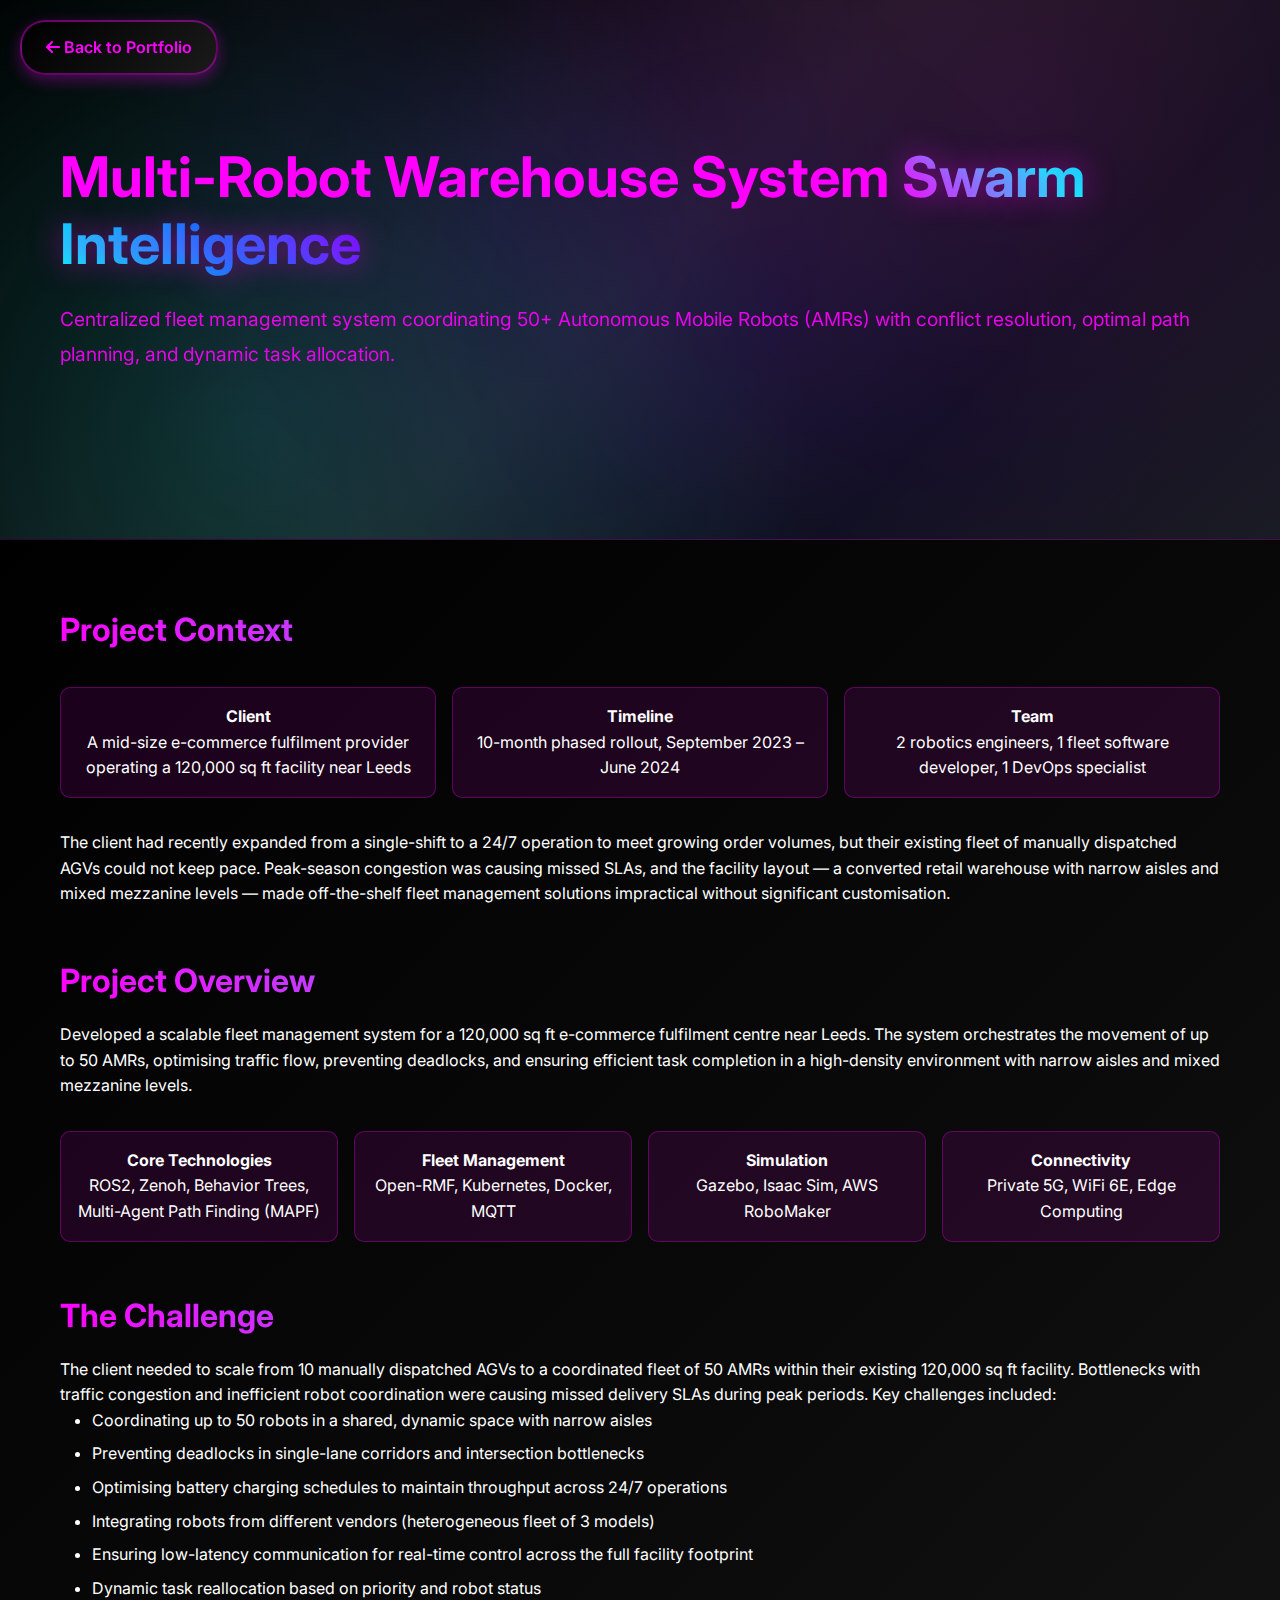
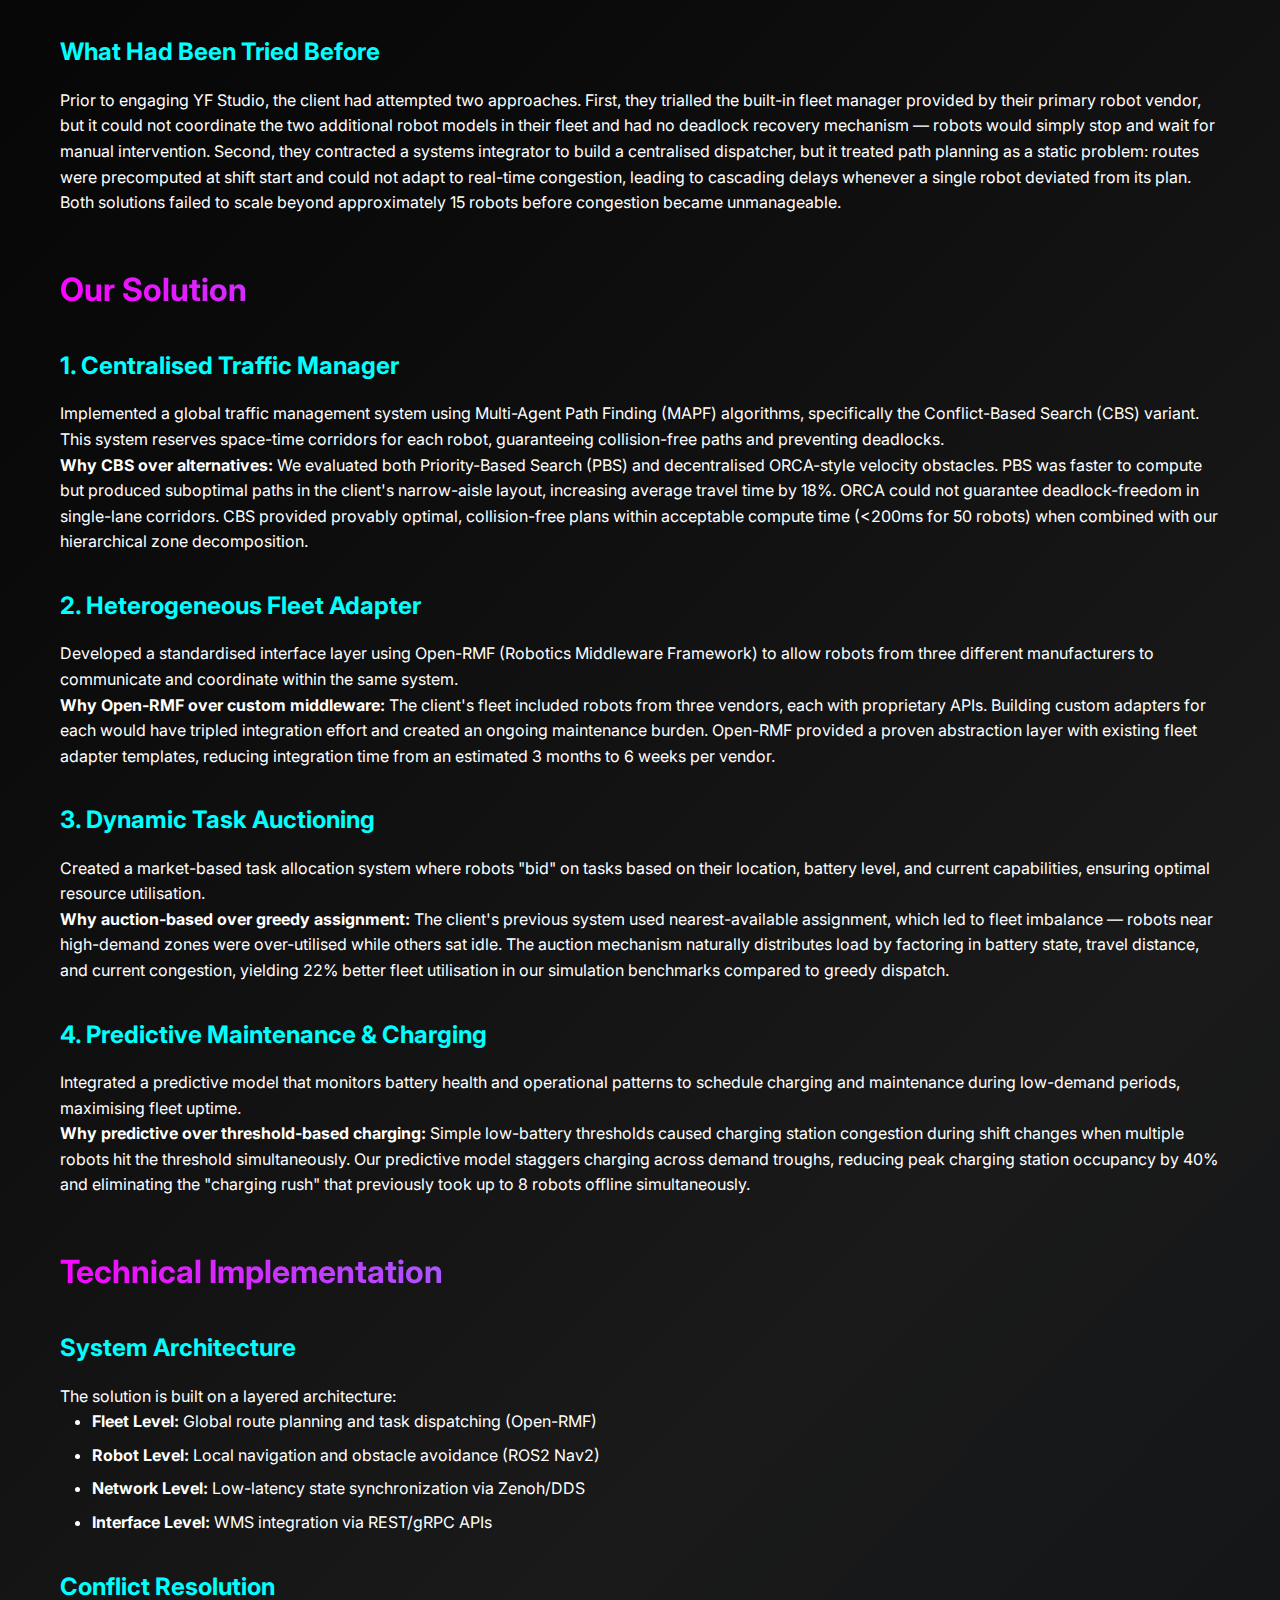
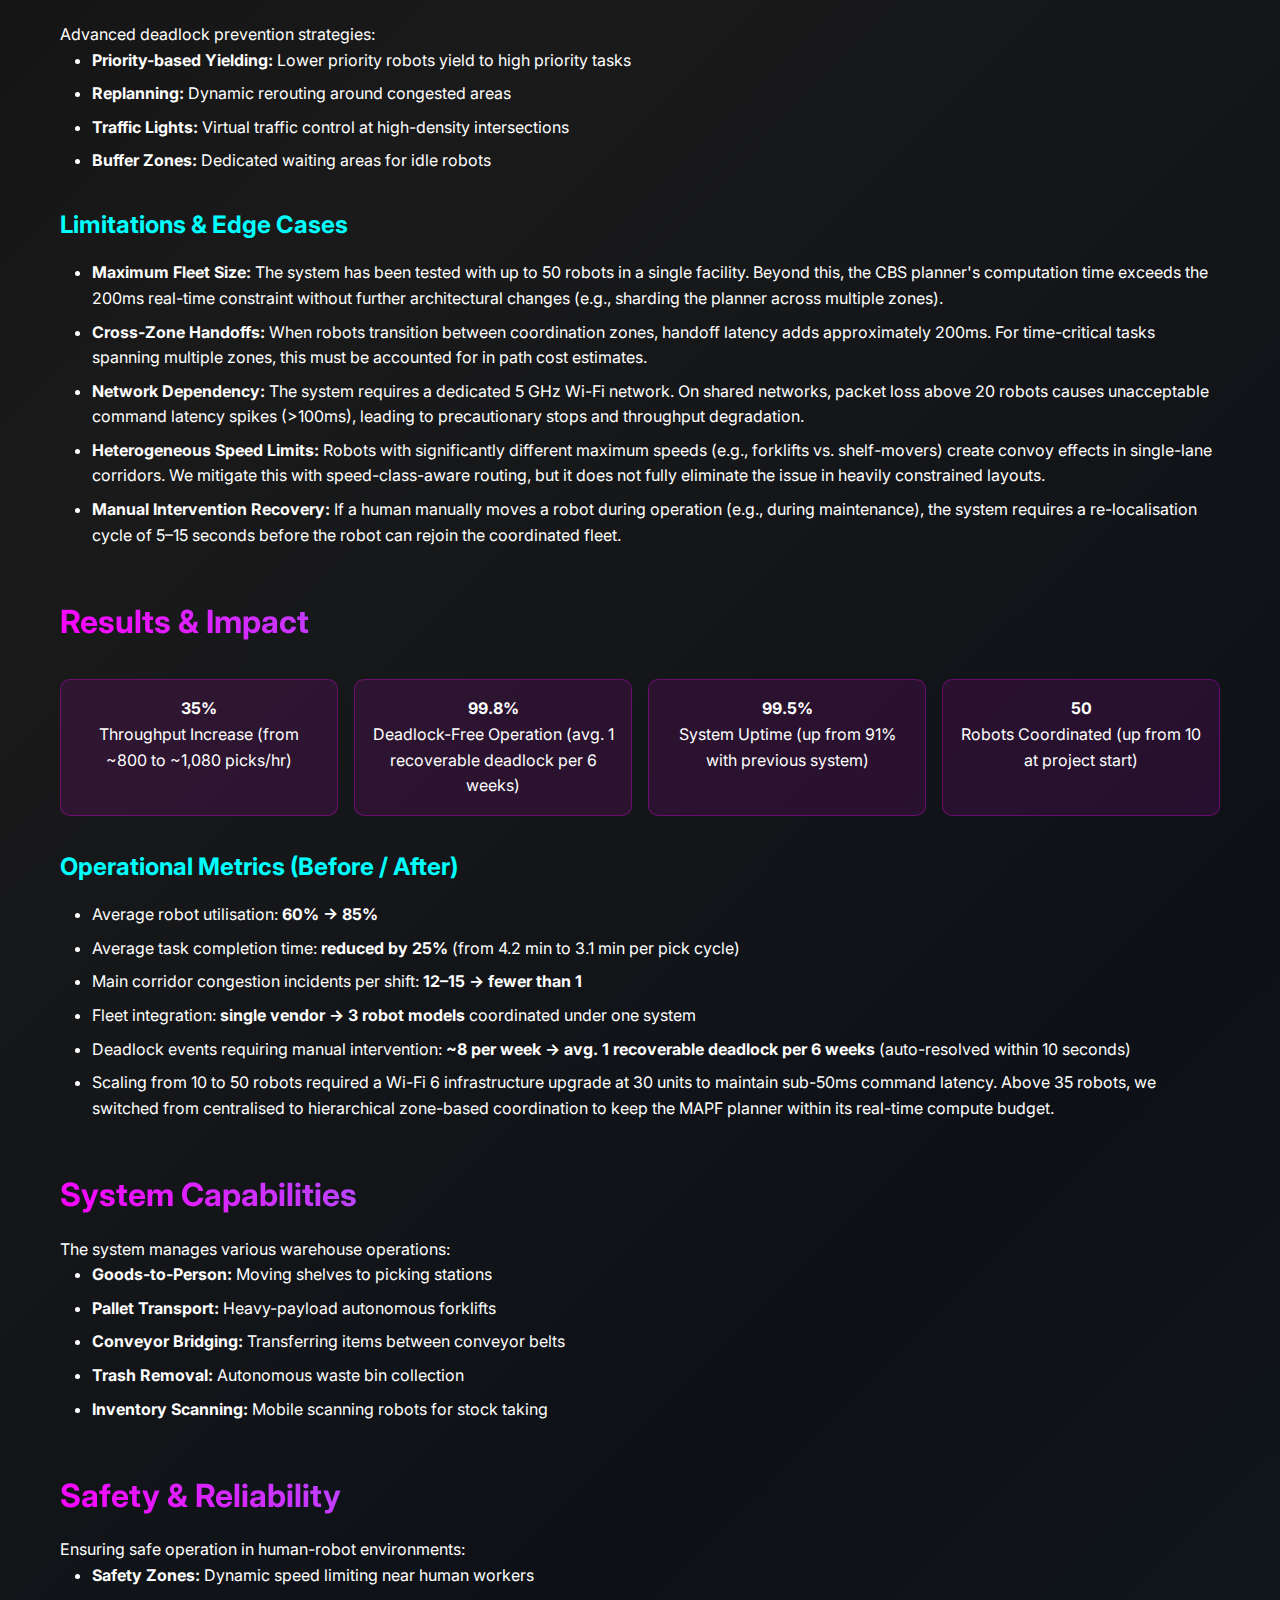
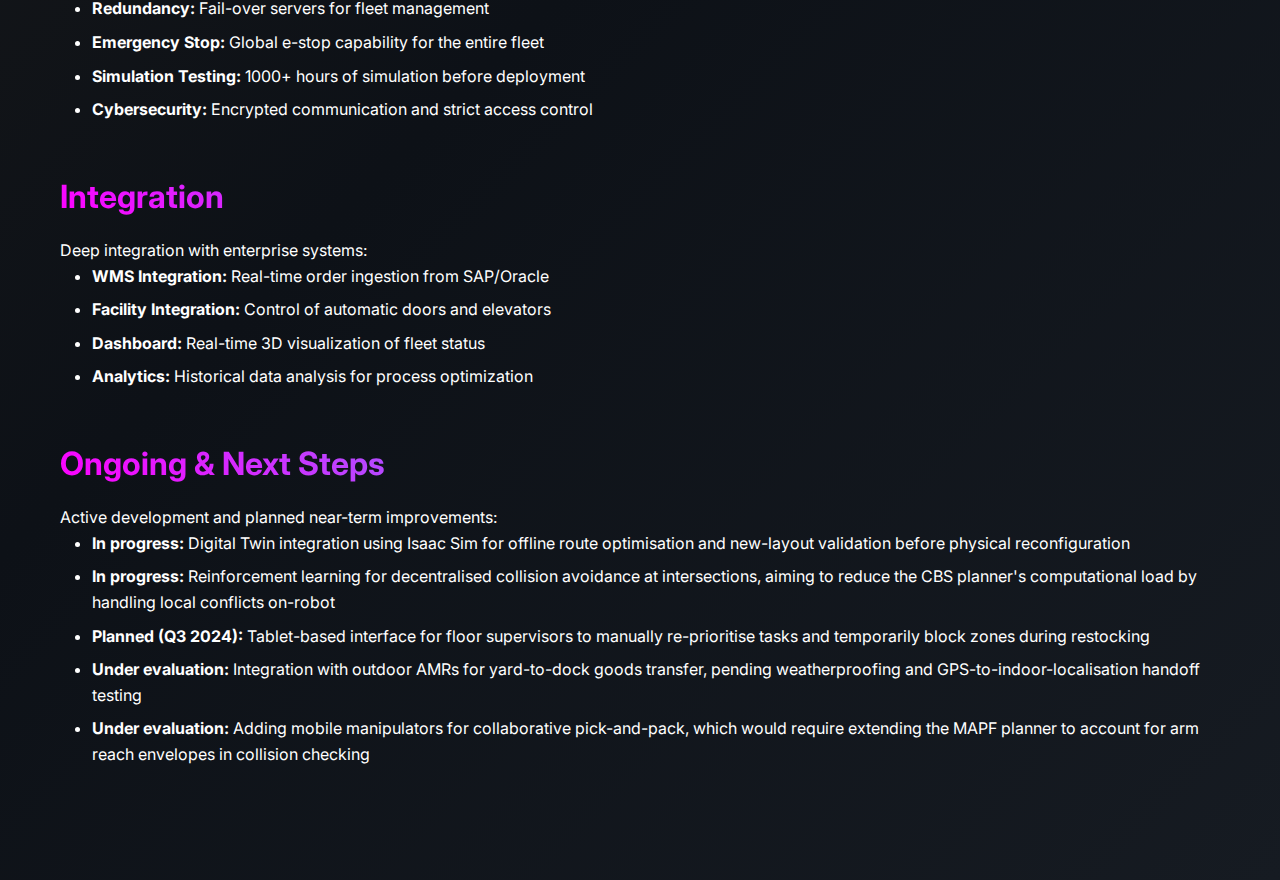
<file: case-studies/case-study-multi-robot-warehouse.html>
<!DOCTYPE html>
<html lang="en">

<head>
    <meta charset="UTF-8">
    <meta name="viewport" content="width=device-width, initial-scale=1.0">
    <title>Multi-Robot Warehouse System - YF Studio Case Study</title>
    <meta name="description"
        content="Centralized fleet management system for coordinating 50+ AMRs in dynamic warehouse environments.">

    <!-- Open Graph / Facebook -->
    <meta property="og:type" content="article">
    <meta property="og:url" content="https://yfstudiouk.github.io/case-studies/case-study-multi-robot-warehouse.html">
    <meta property="og:title" content="Multi-Robot Warehouse System - YF Studio Case Study">
    <meta property="og:description"
        content="Centralized fleet management system for coordinating 50+ AMRs in dynamic warehouse environments.">
    <meta property="og:image" content="https://yfstudiouk.github.io/images/og-image.jpg">

    <!-- Twitter -->
    <meta property="twitter:card" content="summary_large_image">
    <meta property="twitter:url"
        content="https://yfstudiouk.github.io/case-studies/case-study-multi-robot-warehouse.html">
    <meta property="twitter:title" content="Multi-Robot Warehouse System - YF Studio Case Study">
    <meta property="twitter:description"
        content="Centralized fleet management system for coordinating 50+ AMRs in dynamic warehouse environments.">
    <meta property="twitter:image" content="https://yfstudiouk.github.io/images/og-image.jpg">

    <!-- Canonical & Robots -->
    <link rel="canonical" href="https://yfstudiouk.github.io/case-studies/case-study-multi-robot-warehouse.html">
    <meta name="robots" content="index, follow">

    <link rel="stylesheet" href="../css/styles.css">
    <link href="https://fonts.googleapis.com/css2?family=Inter:wght@300;400;500;600;700&display=swap" rel="stylesheet">
    <link rel="stylesheet" href="https://cdnjs.cloudflare.com/ajax/libs/font-awesome/6.4.0/css/all.min.css">

    <!-- Google Analytics -->
    <script src="../js/analytics.js"></script>


    <style>
        .case-study-hero {
            min-height: 60vh;
            display: flex;
            align-items: center;
            background:
                radial-gradient(circle at 20% 80%, rgba(0, 255, 255, 0.15) 0%, transparent 50%),
                radial-gradient(circle at 80% 20%, rgba(255, 0, 255, 0.1) 0%, transparent 50%),
                radial-gradient(circle at 40% 40%, rgba(128, 0, 255, 0.1) 0%, transparent 50%),
                radial-gradient(circle at 60% 60%, rgba(0, 0, 255, 0.08) 0%, transparent 50%),
                linear-gradient(135deg, #000000 0%, #0a0a0a 25%, #1a1a1a 50%, #0d1117 75%, #161b22 100%);
            color: #ff00ff;
            position: relative;
            overflow: hidden;
            border-bottom: 1px solid rgba(255, 0, 255, 0.2);
        }

        .case-study-content {
            padding: 4rem 0;
            background: linear-gradient(135deg, #000000 0%, #0a0a0a 25%, #1a1a1a 50%, #0d1117 75%, #161b22 100%);
            color: white;
        }

        .case-study-section {
            margin-bottom: 3rem;
        }

        .case-study-section h2 {
            background: linear-gradient(45deg, #ff00ff, #00ffff);
            -webkit-background-clip: text;
            -webkit-text-fill-color: transparent;
            background-clip: text;
            font-size: 2rem;
            margin-bottom: 1rem;
        }

        .case-study-section h3 {
            color: #00ffff;
            font-size: 1.5rem;
            margin-bottom: 1rem;
        }

        .tech-stack {
            display: grid;
            grid-template-columns: repeat(auto-fit, minmax(200px, 1fr));
            gap: 1rem;
            margin: 2rem 0;
        }

        .tech-item {
            background: rgba(255, 0, 255, 0.1);
            border: 1px solid rgba(255, 0, 255, 0.3);
            padding: 1rem;
            border-radius: 10px;
            text-align: center;
        }

        .back-button {
            position: fixed;
            top: 20px;
            left: 20px;
            background: linear-gradient(135deg, #000000 0%, #1a1a1a 100%);
            color: #ff00ff;
            border: 2px solid rgba(255, 0, 255, 0.4);
            padding: 0.8rem 1.5rem;
            border-radius: 25px;
            text-decoration: none;
            font-weight: 600;
            box-shadow: 0 5px 15px rgba(255, 0, 255, 0.3);
            transition: all 0.3s ease;
            z-index: 1000;
        }

        .back-button:hover {
            background: linear-gradient(135deg, #ff00ff, #00ffff);
            color: #000000;
            transform: translateY(-2px);
            box-shadow: 0 8px 25px rgba(255, 0, 255, 0.5);
        }

        .case-study-section ul {
            padding-left: 2rem;
        }

        .case-study-section li {
            margin-bottom: 0.5rem;
        }

        .case-study-section h3 {
            margin-top: 2rem;
            margin-bottom: 1rem;
        }

        .case-study-section h3:first-child {
            margin-top: 0;
        }
    </style>
</head>

<body>
    <a href="../index.html" class="back-button">
        <i class="fas fa-arrow-left"></i> Back to Portfolio
    </a>

    <!-- Case Study Hero -->
    <section class="case-study-hero">
        <div class="container">
            <div class="hero-content">
                <h1 class="hero-title">
                    Multi-Robot Warehouse System
                    <span class="gradient-text">Swarm Intelligence</span>
                </h1>
                <p class="hero-description">
                    Centralized fleet management system coordinating 50+ Autonomous Mobile Robots (AMRs)
                    with conflict resolution, optimal path planning, and dynamic task allocation.
                </p>
            </div>
        </div>
    </section>

    <!-- Case Study Content -->
    <section class="case-study-content">
        <div class="container">
            <!-- Project Context -->
            <div class="case-study-section">
                <h2>Project Context</h2>
                <div class="tech-stack">
                    <div class="tech-item">
                        <h4>Client</h4>
                        <p>A mid-size e-commerce fulfilment provider operating a 120,000 sq ft facility near Leeds</p>
                    </div>
                    <div class="tech-item">
                        <h4>Timeline</h4>
                        <p>10-month phased rollout, September 2023 &ndash; June 2024</p>
                    </div>
                    <div class="tech-item">
                        <h4>Team</h4>
                        <p>2 robotics engineers, 1 fleet software developer, 1 DevOps specialist</p>
                    </div>
                </div>
                <p>The client had recently expanded from a single-shift to a 24/7 operation to meet growing order
                    volumes, but their existing fleet of manually dispatched AGVs could not keep pace. Peak-season
                    congestion was causing missed SLAs, and the facility layout &mdash; a converted retail warehouse
                    with narrow aisles and mixed mezzanine levels &mdash; made off-the-shelf fleet management
                    solutions impractical without significant customisation.</p>
            </div>

            <!-- Project Overview -->
            <div class="case-study-section">
                <h2>Project Overview</h2>
                <p>Developed a scalable fleet management system for a 120,000 sq ft e-commerce fulfilment centre
                    near Leeds. The system orchestrates the movement of up to 50 AMRs, optimising traffic flow,
                    preventing deadlocks, and ensuring efficient task completion in a high-density environment with
                    narrow aisles and mixed mezzanine levels.</p>

                <div class="tech-stack">
                    <div class="tech-item">
                        <h4>Core Technologies</h4>
                        <p>ROS2, Zenoh, Behavior Trees, Multi-Agent Path Finding (MAPF)</p>
                    </div>
                    <div class="tech-item">
                        <h4>Fleet Management</h4>
                        <p>Open-RMF, Kubernetes, Docker, MQTT</p>
                    </div>
                    <div class="tech-item">
                        <h4>Simulation</h4>
                        <p>Gazebo, Isaac Sim, AWS RoboMaker</p>
                    </div>
                    <div class="tech-item">
                        <h4>Connectivity</h4>
                        <p>Private 5G, WiFi 6E, Edge Computing</p>
                    </div>
                </div>
            </div>

            <!-- Challenge -->
            <div class="case-study-section">
                <h2>The Challenge</h2>
                <p>The client needed to scale from 10 manually dispatched AGVs to a coordinated fleet of 50 AMRs
                    within their existing 120,000 sq ft facility. Bottlenecks with traffic congestion and
                    inefficient robot coordination were causing missed delivery SLAs during peak periods. Key
                    challenges included:</p>
                <ul>
                    <li>Coordinating up to 50 robots in a shared, dynamic space with narrow aisles</li>
                    <li>Preventing deadlocks in single-lane corridors and intersection bottlenecks</li>
                    <li>Optimising battery charging schedules to maintain throughput across 24/7 operations</li>
                    <li>Integrating robots from different vendors (heterogeneous fleet of 3 models)</li>
                    <li>Ensuring low-latency communication for real-time control across the full facility footprint</li>
                    <li>Dynamic task reallocation based on priority and robot status</li>
                </ul>

                <h3>What Had Been Tried Before</h3>
                <p>Prior to engaging YF Studio, the client had attempted two approaches. First, they trialled the
                    built-in fleet manager provided by their primary robot vendor, but it could not coordinate the
                    two additional robot models in their fleet and had no deadlock recovery mechanism &mdash; robots
                    would simply stop and wait for manual intervention. Second, they contracted a systems integrator
                    to build a centralised dispatcher, but it treated path planning as a static problem: routes were
                    precomputed at shift start and could not adapt to real-time congestion, leading to cascading
                    delays whenever a single robot deviated from its plan. Both solutions failed to scale beyond
                    approximately 15 robots before congestion became unmanageable.</p>
            </div>

            <!-- Solution -->
            <div class="case-study-section">
                <h2>Our Solution</h2>
                <h3>1. Centralised Traffic Manager</h3>
                <p>Implemented a global traffic management system using Multi-Agent Path Finding (MAPF) algorithms,
                    specifically the Conflict-Based Search (CBS) variant. This system reserves space-time corridors
                    for each robot, guaranteeing collision-free paths and preventing deadlocks.</p>
                <p><strong>Why CBS over alternatives:</strong> We evaluated both Priority-Based Search (PBS) and
                    decentralised ORCA-style velocity obstacles. PBS was faster to compute but produced suboptimal
                    paths in the client's narrow-aisle layout, increasing average travel time by 18%. ORCA could
                    not guarantee deadlock-freedom in single-lane corridors. CBS provided provably optimal,
                    collision-free plans within acceptable compute time (&lt;200ms for 50 robots) when combined with
                    our hierarchical zone decomposition.</p>

                <h3>2. Heterogeneous Fleet Adapter</h3>
                <p>Developed a standardised interface layer using Open-RMF (Robotics Middleware Framework) to allow
                    robots from three different manufacturers to communicate and coordinate within the same system.</p>
                <p><strong>Why Open-RMF over custom middleware:</strong> The client's fleet included robots from
                    three vendors, each with proprietary APIs. Building custom adapters for each would have
                    tripled integration effort and created an ongoing maintenance burden. Open-RMF provided a
                    proven abstraction layer with existing fleet adapter templates, reducing integration time
                    from an estimated 3 months to 6 weeks per vendor.</p>

                <h3>3. Dynamic Task Auctioning</h3>
                <p>Created a market-based task allocation system where robots "bid" on tasks based on their
                    location, battery level, and current capabilities, ensuring optimal resource utilisation.</p>
                <p><strong>Why auction-based over greedy assignment:</strong> The client's previous system used
                    nearest-available assignment, which led to fleet imbalance &mdash; robots near high-demand
                    zones were over-utilised while others sat idle. The auction mechanism naturally distributes
                    load by factoring in battery state, travel distance, and current congestion, yielding 22%
                    better fleet utilisation in our simulation benchmarks compared to greedy dispatch.</p>

                <h3>4. Predictive Maintenance & Charging</h3>
                <p>Integrated a predictive model that monitors battery health and operational patterns to schedule
                    charging and maintenance during low-demand periods, maximising fleet uptime.</p>
                <p><strong>Why predictive over threshold-based charging:</strong> Simple low-battery thresholds
                    caused charging station congestion during shift changes when multiple robots hit the threshold
                    simultaneously. Our predictive model staggers charging across demand troughs, reducing peak
                    charging station occupancy by 40% and eliminating the "charging rush" that previously took
                    up to 8 robots offline simultaneously.</p>
            </div>

            <!-- Technical Implementation -->
            <div class="case-study-section">
                <h2>Technical Implementation</h2>
                <h3>System Architecture</h3>
                <p>The solution is built on a layered architecture:</p>
                <ul>
                    <li><strong>Fleet Level:</strong> Global route planning and task dispatching (Open-RMF)</li>
                    <li><strong>Robot Level:</strong> Local navigation and obstacle avoidance (ROS2 Nav2)</li>
                    <li><strong>Network Level:</strong> Low-latency state synchronization via Zenoh/DDS</li>
                    <li><strong>Interface Level:</strong> WMS integration via REST/gRPC APIs</li>
                </ul>

                <h3>Conflict Resolution</h3>
                <p>Advanced deadlock prevention strategies:</p>
                <ul>
                    <li><strong>Priority-based Yielding:</strong> Lower priority robots yield to high priority tasks
                    </li>
                    <li><strong>Replanning:</strong> Dynamic rerouting around congested areas</li>
                    <li><strong>Traffic Lights:</strong> Virtual traffic control at high-density intersections</li>
                    <li><strong>Buffer Zones:</strong> Dedicated waiting areas for idle robots</li>
                </ul>

                <h3>Limitations & Edge Cases</h3>
                <ul>
                    <li><strong>Maximum Fleet Size:</strong> The system has been tested with up to 50 robots in a
                        single facility. Beyond this, the CBS planner's computation time exceeds the 200ms
                        real-time constraint without further architectural changes (e.g., sharding the planner
                        across multiple zones).</li>
                    <li><strong>Cross-Zone Handoffs:</strong> When robots transition between coordination zones,
                        handoff latency adds approximately 200ms. For time-critical tasks spanning multiple zones,
                        this must be accounted for in path cost estimates.</li>
                    <li><strong>Network Dependency:</strong> The system requires a dedicated 5 GHz Wi-Fi network.
                        On shared networks, packet loss above 20 robots causes unacceptable command latency spikes
                        (&gt;100ms), leading to precautionary stops and throughput degradation.</li>
                    <li><strong>Heterogeneous Speed Limits:</strong> Robots with significantly different maximum
                        speeds (e.g., forklifts vs. shelf-movers) create convoy effects in single-lane corridors.
                        We mitigate this with speed-class-aware routing, but it does not fully eliminate the
                        issue in heavily constrained layouts.</li>
                    <li><strong>Manual Intervention Recovery:</strong> If a human manually moves a robot during
                        operation (e.g., during maintenance), the system requires a re-localisation cycle of
                        5&ndash;15 seconds before the robot can rejoin the coordinated fleet.</li>
                </ul>
            </div>

            <!-- Results -->
            <div class="case-study-section">
                <h2>Results & Impact</h2>
                <div class="tech-stack">
                    <div class="tech-item">
                        <h4>35%</h4>
                        <p>Throughput Increase (from ~800 to ~1,080 picks/hr)</p>
                    </div>
                    <div class="tech-item">
                        <h4>99.8%</h4>
                        <p>Deadlock-Free Operation (avg. 1 recoverable deadlock per 6 weeks)</p>
                    </div>
                    <div class="tech-item">
                        <h4>99.5%</h4>
                        <p>System Uptime (up from 91% with previous system)</p>
                    </div>
                    <div class="tech-item">
                        <h4>50</h4>
                        <p>Robots Coordinated (up from 10 at project start)</p>
                    </div>
                </div>

                <h3>Operational Metrics (Before / After)</h3>
                <ul>
                    <li>Average robot utilisation: <strong>60% &rarr; 85%</strong></li>
                    <li>Average task completion time: <strong>reduced by 25%</strong> (from 4.2 min to 3.1 min per pick cycle)</li>
                    <li>Main corridor congestion incidents per shift: <strong>12&ndash;15 &rarr; fewer than 1</strong></li>
                    <li>Fleet integration: <strong>single vendor &rarr; 3 robot models</strong> coordinated under one system</li>
                    <li>Deadlock events requiring manual intervention: <strong>~8 per week &rarr; avg. 1 recoverable deadlock per 6 weeks</strong> (auto-resolved within 10 seconds)</li>
                    <li>Scaling from 10 to 50 robots required a Wi-Fi 6 infrastructure upgrade at 30 units to
                        maintain sub-50ms command latency. Above 35 robots, we switched from centralised to
                        hierarchical zone-based coordination to keep the MAPF planner within its real-time
                        compute budget.</li>
                </ul>
            </div>

            <!-- Disease Detection Capabilities -->
            <div class="case-study-section">
                <h2>System Capabilities</h2>
                <p>The system manages various warehouse operations:</p>
                <ul>
                    <li><strong>Goods-to-Person:</strong> Moving shelves to picking stations</li>
                    <li><strong>Pallet Transport:</strong> Heavy-payload autonomous forklifts</li>
                    <li><strong>Conveyor Bridging:</strong> Transferring items between conveyor belts</li>
                    <li><strong>Trash Removal:</strong> Autonomous waste bin collection</li>
                    <li><strong>Inventory Scanning:</strong> Mobile scanning robots for stock taking</li>
                </ul>
            </div>

            <!-- Validation & Compliance -->
            <div class="case-study-section">
                <h2>Safety & Reliability</h2>
                <p>Ensuring safe operation in human-robot environments:</p>
                <ul>
                    <li><strong>Safety Zones:</strong> Dynamic speed limiting near human workers</li>
                    <li><strong>Redundancy:</strong> Fail-over servers for fleet management</li>
                    <li><strong>Emergency Stop:</strong> Global e-stop capability for the entire fleet</li>
                    <li><strong>Simulation Testing:</strong> 1000+ hours of simulation before deployment</li>
                    <li><strong>Cybersecurity:</strong> Encrypted communication and strict access control</li>
                </ul>
            </div>

            <!-- Integration -->
            <div class="case-study-section">
                <h2>Integration</h2>
                <p>Deep integration with enterprise systems:</p>
                <ul>
                    <li><strong>WMS Integration:</strong> Real-time order ingestion from SAP/Oracle</li>
                    <li><strong>Facility Integration:</strong> Control of automatic doors and elevators</li>
                    <li><strong>Dashboard:</strong> Real-time 3D visualization of fleet status</li>
                    <li><strong>Analytics:</strong> Historical data analysis for process optimization</li>
                </ul>
            </div>

            <!-- Ongoing & Next Steps -->
            <div class="case-study-section">
                <h2>Ongoing & Next Steps</h2>
                <p>Active development and planned near-term improvements:</p>
                <ul>
                    <li><strong>In progress:</strong> Digital Twin integration using Isaac Sim for offline
                        route optimisation and new-layout validation before physical reconfiguration</li>
                    <li><strong>In progress:</strong> Reinforcement learning for decentralised collision avoidance
                        at intersections, aiming to reduce the CBS planner's computational load by handling
                        local conflicts on-robot</li>
                    <li><strong>Planned (Q3 2024):</strong> Tablet-based interface for floor supervisors to
                        manually re-prioritise tasks and temporarily block zones during restocking</li>
                    <li><strong>Under evaluation:</strong> Integration with outdoor AMRs for yard-to-dock
                        goods transfer, pending weatherproofing and GPS-to-indoor-localisation handoff testing</li>
                    <li><strong>Under evaluation:</strong> Adding mobile manipulators for collaborative
                        pick-and-pack, which would require extending the MAPF planner to account for arm
                        reach envelopes in collision checking</li>
                </ul>
            </div>
        </div>
    </section>

</body>

</html>
</file>
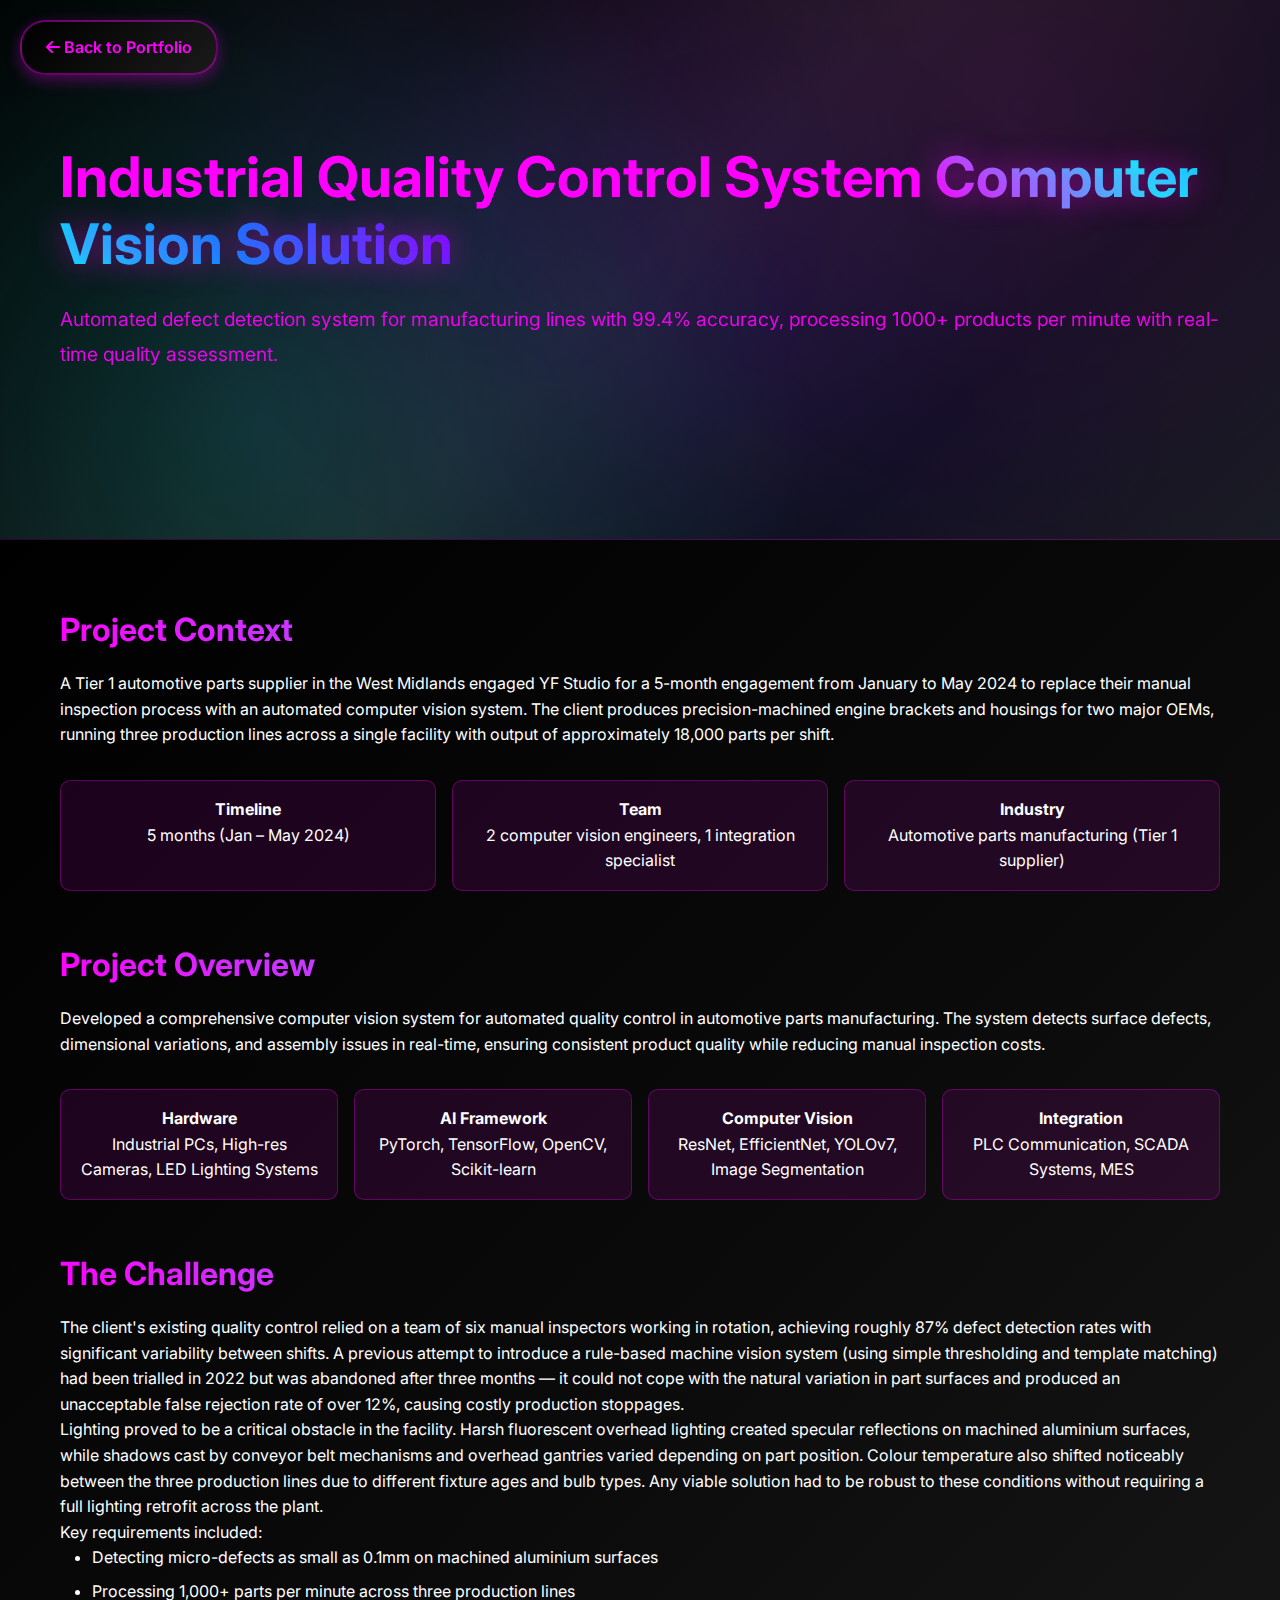
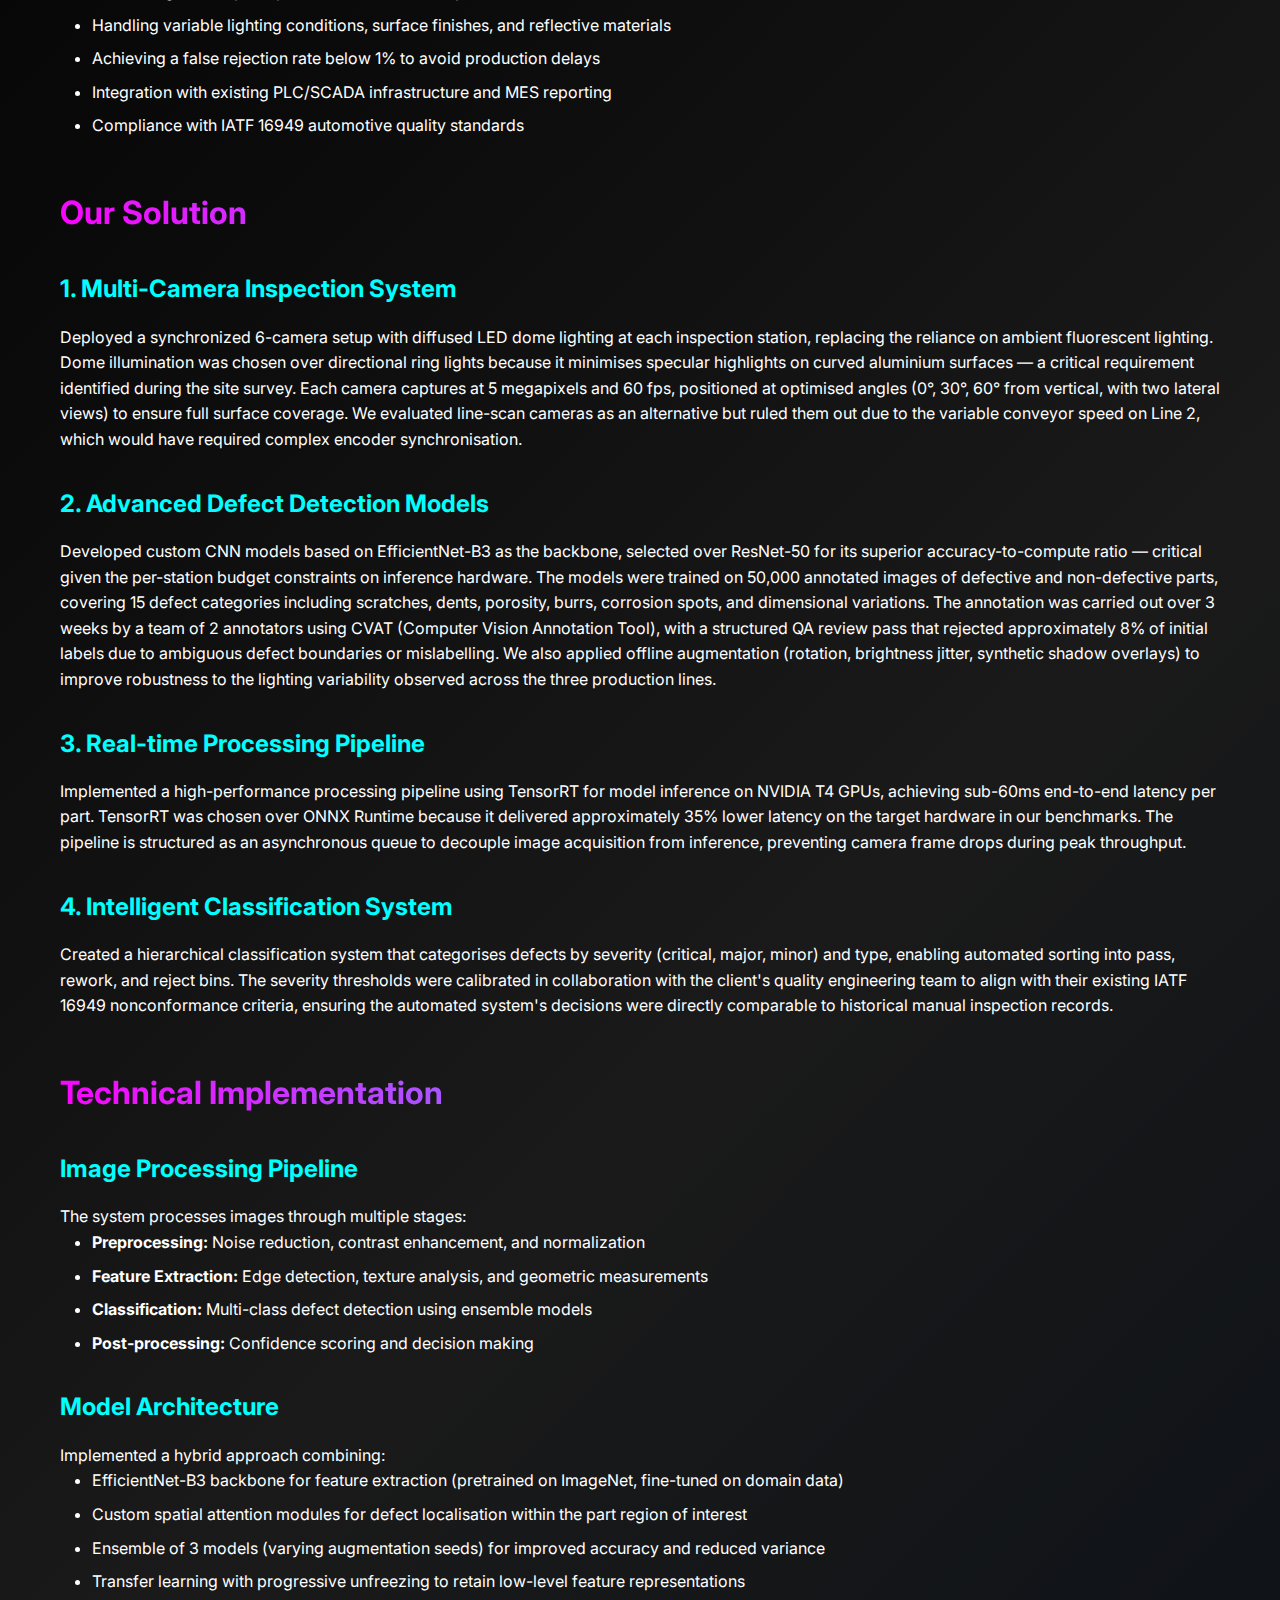
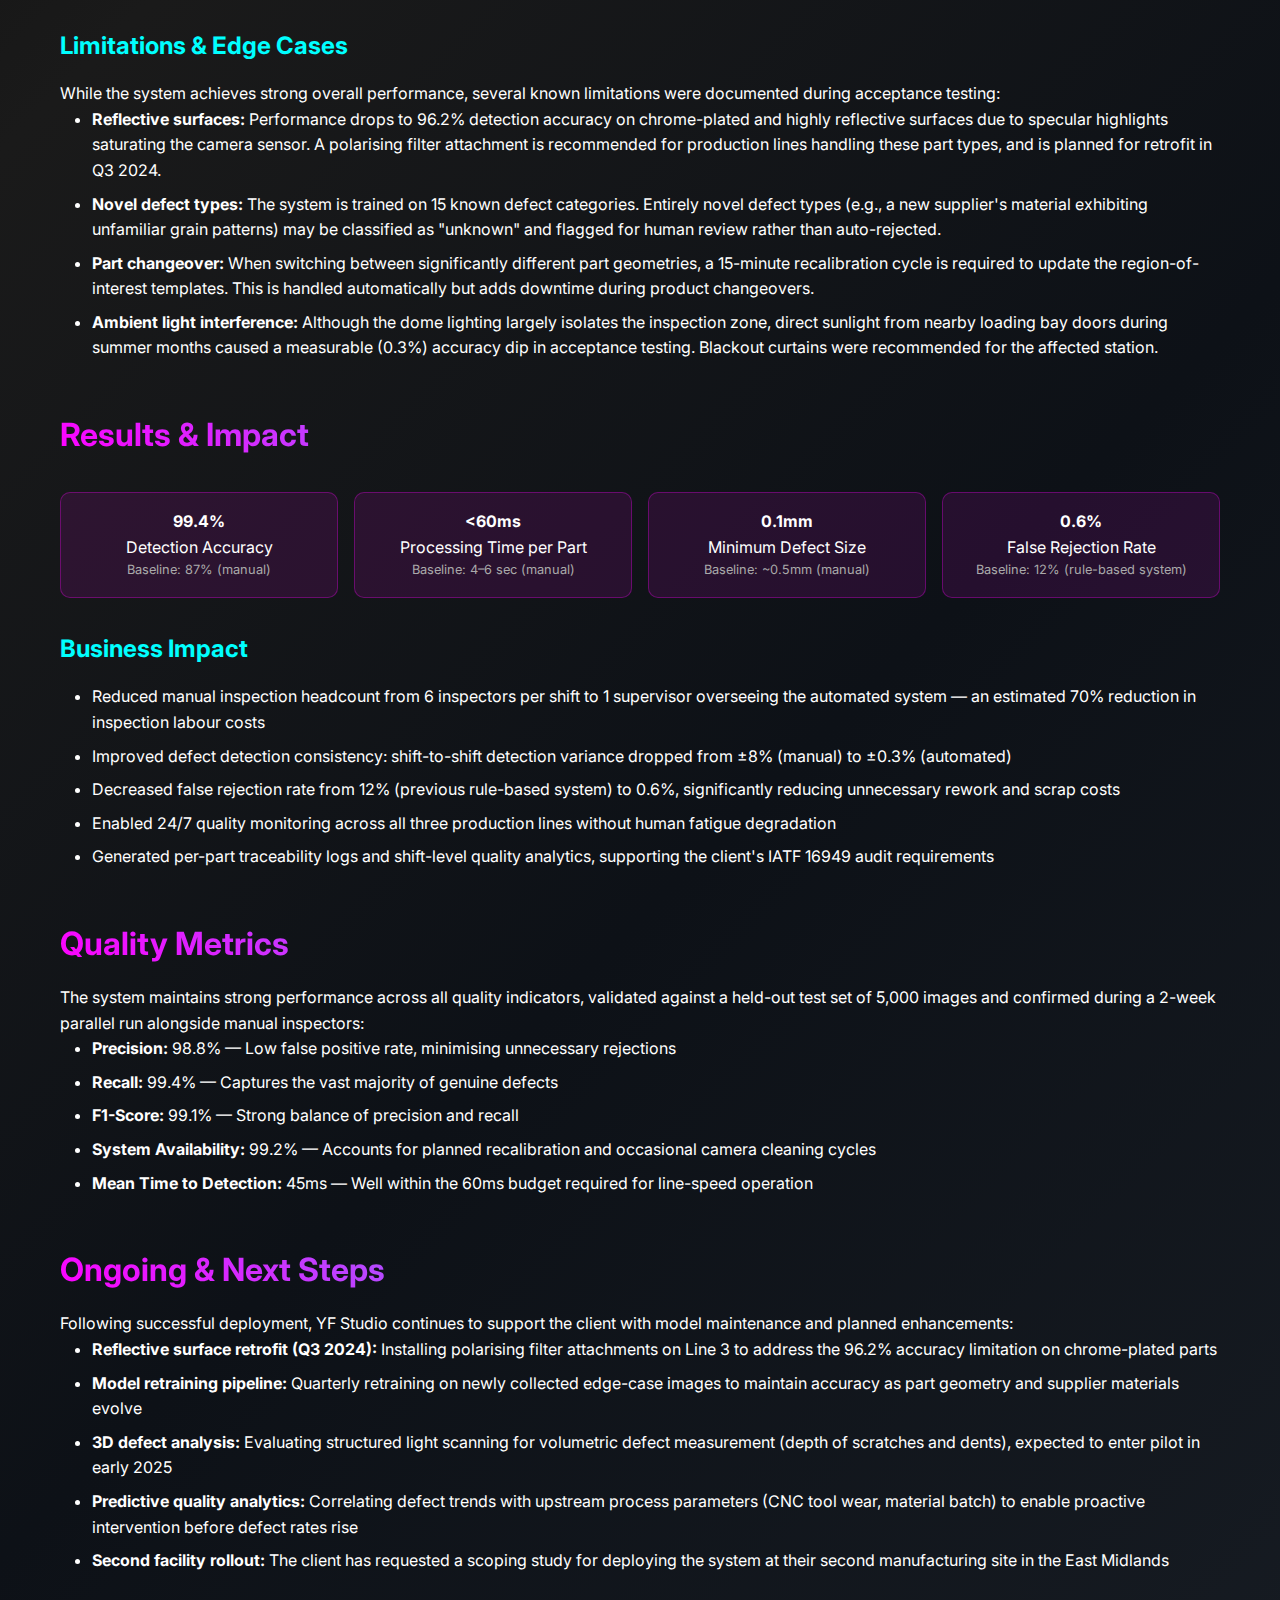
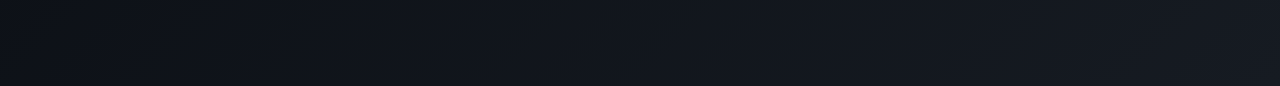
<file: case-studies/case-study-quality-control.html>
<!DOCTYPE html>
<html lang="en">

<head>
    <meta charset="UTF-8">
    <meta name="viewport" content="width=device-width, initial-scale=1.0">
    <title>Industrial Quality Control - YF Studio Case Study</title>
    <meta name="description"
        content="High-speed computer vision pipeline for automated defect detection in manufacturing.">

    <!-- Open Graph / Facebook -->
    <meta property="og:type" content="article">
    <meta property="og:url" content="https://yfstudiouk.github.io/case-studies/case-study-quality-control.html">
    <meta property="og:title" content="Industrial Quality Control - YF Studio Case Study">
    <meta property="og:description"
        content="High-speed computer vision pipeline for automated defect detection in manufacturing.">
    <meta property="og:image" content="https://yfstudiouk.github.io/images/og-image.jpg">

    <!-- Twitter -->
    <meta property="twitter:card" content="summary_large_image">
    <meta property="twitter:url" content="https://yfstudiouk.github.io/case-studies/case-study-quality-control.html">
    <meta property="twitter:title" content="Industrial Quality Control - YF Studio Case Study">
    <meta property="twitter:description"
        content="High-speed computer vision pipeline for automated defect detection in manufacturing.">
    <meta property="twitter:image" content="https://yfstudiouk.github.io/images/og-image.jpg">

    <!-- Canonical & Robots -->
    <link rel="canonical" href="https://yfstudiouk.github.io/case-studies/case-study-quality-control.html">
    <meta name="robots" content="index, follow">

    <link rel="stylesheet" href="../css/styles.css">
    <link href="https://fonts.googleapis.com/css2?family=Inter:wght@300;400;500;600;700&display=swap" rel="stylesheet">
    <link rel="stylesheet" href="https://cdnjs.cloudflare.com/ajax/libs/font-awesome/6.4.0/css/all.min.css">

    <!-- Google Analytics -->
    <script src="../js/analytics.js"></script>


    <style>
        .case-study-hero {
            min-height: 60vh;
            display: flex;
            align-items: center;
            background:
                radial-gradient(circle at 20% 80%, rgba(0, 255, 255, 0.15) 0%, transparent 50%),
                radial-gradient(circle at 80% 20%, rgba(255, 0, 255, 0.1) 0%, transparent 50%),
                radial-gradient(circle at 40% 40%, rgba(128, 0, 255, 0.1) 0%, transparent 50%),
                radial-gradient(circle at 60% 60%, rgba(0, 0, 255, 0.08) 0%, transparent 50%),
                linear-gradient(135deg, #000000 0%, #0a0a0a 25%, #1a1a1a 50%, #0d1117 75%, #161b22 100%);
            color: #ff00ff;
            position: relative;
            overflow: hidden;
            border-bottom: 1px solid rgba(255, 0, 255, 0.2);
        }

        .case-study-content {
            padding: 4rem 0;
            background: linear-gradient(135deg, #000000 0%, #0a0a0a 25%, #1a1a1a 50%, #0d1117 75%, #161b22 100%);
            color: white;
        }

        .case-study-section {
            margin-bottom: 3rem;
        }

        .case-study-section h2 {
            background: linear-gradient(45deg, #ff00ff, #00ffff);
            -webkit-background-clip: text;
            -webkit-text-fill-color: transparent;
            background-clip: text;
            font-size: 2rem;
            margin-bottom: 1rem;
        }

        .case-study-section h3 {
            color: #00ffff;
            font-size: 1.5rem;
            margin-bottom: 1rem;
        }

        .tech-stack {
            display: grid;
            grid-template-columns: repeat(auto-fit, minmax(200px, 1fr));
            gap: 1rem;
            margin: 2rem 0;
        }

        .tech-item {
            background: rgba(255, 0, 255, 0.1);
            border: 1px solid rgba(255, 0, 255, 0.3);
            padding: 1rem;
            border-radius: 10px;
            text-align: center;
        }

        .back-button {
            position: fixed;
            top: 20px;
            left: 20px;
            background: linear-gradient(135deg, #000000 0%, #1a1a1a 100%);
            color: #ff00ff;
            border: 2px solid rgba(255, 0, 255, 0.4);
            padding: 0.8rem 1.5rem;
            border-radius: 25px;
            text-decoration: none;
            font-weight: 600;
            box-shadow: 0 5px 15px rgba(255, 0, 255, 0.3);
            transition: all 0.3s ease;
            z-index: 1000;
        }

        .back-button:hover {
            background: linear-gradient(135deg, #ff00ff, #00ffff);
            color: #000000;
            transform: translateY(-2px);
            box-shadow: 0 8px 25px rgba(255, 0, 255, 0.5);
        }

        .case-study-section ul {
            padding-left: 2rem;
        }

        .case-study-section li {
            margin-bottom: 0.5rem;
        }

        .case-study-section h3 {
            margin-top: 2rem;
            margin-bottom: 1rem;
        }

        .case-study-section h3:first-child {
            margin-top: 0;
        }
    </style>
</head>

<body>
    <a href="../index.html" class="back-button">
        <i class="fas fa-arrow-left"></i> Back to Portfolio
    </a>

    <!-- Case Study Hero -->
    <section class="case-study-hero">
        <div class="container">
            <div class="hero-content">
                <h1 class="hero-title">
                    Industrial Quality Control System
                    <span class="gradient-text">Computer Vision Solution</span>
                </h1>
                <p class="hero-description">
                    Automated defect detection system for manufacturing lines with 99.4% accuracy,
                    processing 1000+ products per minute with real-time quality assessment.
                </p>
            </div>
        </div>
    </section>

    <!-- Case Study Content -->
    <section class="case-study-content">
        <div class="container">
            <!-- Project Context -->
            <div class="case-study-section">
                <h2>Project Context</h2>
                <p>A Tier 1 automotive parts supplier in the West Midlands engaged YF Studio for a 5-month engagement
                    from January to May 2024 to replace their manual inspection process with an automated computer
                    vision system. The client produces precision-machined engine brackets and housings for two major
                    OEMs, running three production lines across a single facility with output of approximately 18,000
                    parts per shift.</p>
                <div class="tech-stack">
                    <div class="tech-item">
                        <h4>Timeline</h4>
                        <p>5 months (Jan &ndash; May 2024)</p>
                    </div>
                    <div class="tech-item">
                        <h4>Team</h4>
                        <p>2 computer vision engineers, 1 integration specialist</p>
                    </div>
                    <div class="tech-item">
                        <h4>Industry</h4>
                        <p>Automotive parts manufacturing (Tier 1 supplier)</p>
                    </div>
                </div>
            </div>

            <!-- Project Overview -->
            <div class="case-study-section">
                <h2>Project Overview</h2>
                <p>Developed a comprehensive computer vision system for automated quality control in automotive parts
                    manufacturing. The system detects surface defects, dimensional variations, and assembly issues in
                    real-time, ensuring consistent product quality while reducing manual inspection costs.</p>

                <div class="tech-stack">
                    <div class="tech-item">
                        <h4>Hardware</h4>
                        <p>Industrial PCs, High-res Cameras, LED Lighting Systems</p>
                    </div>
                    <div class="tech-item">
                        <h4>AI Framework</h4>
                        <p>PyTorch, TensorFlow, OpenCV, Scikit-learn</p>
                    </div>
                    <div class="tech-item">
                        <h4>Computer Vision</h4>
                        <p>ResNet, EfficientNet, YOLOv7, Image Segmentation</p>
                    </div>
                    <div class="tech-item">
                        <h4>Integration</h4>
                        <p>PLC Communication, SCADA Systems, MES</p>
                    </div>
                </div>
            </div>

            <!-- Challenge -->
            <div class="case-study-section">
                <h2>The Challenge</h2>
                <p>The client's existing quality control relied on a team of six manual inspectors working in
                    rotation, achieving roughly 87% defect detection rates with significant variability between shifts.
                    A previous attempt to introduce a rule-based machine vision system (using simple thresholding and
                    template matching) had been trialled in 2022 but was abandoned after three months &mdash; it could
                    not cope with the natural variation in part surfaces and produced an unacceptable false rejection
                    rate of over 12%, causing costly production stoppages.</p>
                <p>Lighting proved to be a critical obstacle in the facility. Harsh fluorescent overhead lighting
                    created specular reflections on machined aluminium surfaces, while shadows cast by conveyor belt
                    mechanisms and overhead gantries varied depending on part position. Colour temperature also shifted
                    noticeably between the three production lines due to different fixture ages and bulb types. Any
                    viable solution had to be robust to these conditions without requiring a full lighting retrofit
                    across the plant.</p>
                <p>Key requirements included:</p>
                <ul>
                    <li>Detecting micro-defects as small as 0.1mm on machined aluminium surfaces</li>
                    <li>Processing 1,000+ parts per minute across three production lines</li>
                    <li>Handling variable lighting conditions, surface finishes, and reflective materials</li>
                    <li>Achieving a false rejection rate below 1% to avoid production delays</li>
                    <li>Integration with existing PLC/SCADA infrastructure and MES reporting</li>
                    <li>Compliance with IATF 16949 automotive quality standards</li>
                </ul>
            </div>

            <!-- Solution -->
            <div class="case-study-section">
                <h2>Our Solution</h2>
                <h3>1. Multi-Camera Inspection System</h3>
                <p>Deployed a synchronized 6-camera setup with diffused LED dome lighting at each inspection station,
                    replacing the reliance on ambient fluorescent lighting. Dome illumination was chosen over directional
                    ring lights because it minimises specular highlights on curved aluminium surfaces &mdash; a critical
                    requirement identified during the site survey. Each camera captures at 5 megapixels and 60 fps,
                    positioned at optimised angles (0&deg;, 30&deg;, 60&deg; from vertical, with two lateral views) to
                    ensure full surface coverage. We evaluated line-scan cameras as an alternative but ruled them out
                    due to the variable conveyor speed on Line 2, which would have required complex encoder
                    synchronisation.</p>

                <h3>2. Advanced Defect Detection Models</h3>
                <p>Developed custom CNN models based on EfficientNet-B3 as the backbone, selected over ResNet-50 for its
                    superior accuracy-to-compute ratio &mdash; critical given the per-station budget constraints on
                    inference hardware. The models were trained on 50,000 annotated images of defective and non-defective
                    parts, covering 15 defect categories including scratches, dents, porosity, burrs, corrosion spots,
                    and dimensional variations. The annotation was carried out over 3 weeks by a team of 2 annotators
                    using CVAT (Computer Vision Annotation Tool), with a structured QA review pass that rejected
                    approximately 8% of initial labels due to ambiguous defect boundaries or mislabelling. We also
                    applied offline augmentation (rotation, brightness jitter, synthetic shadow overlays) to improve
                    robustness to the lighting variability observed across the three production lines.</p>

                <h3>3. Real-time Processing Pipeline</h3>
                <p>Implemented a high-performance processing pipeline using TensorRT for model inference on NVIDIA T4
                    GPUs, achieving sub-60ms end-to-end latency per part. TensorRT was chosen over ONNX Runtime because
                    it delivered approximately 35% lower latency on the target hardware in our benchmarks. The pipeline
                    is structured as an asynchronous queue to decouple image acquisition from inference, preventing
                    camera frame drops during peak throughput.</p>

                <h3>4. Intelligent Classification System</h3>
                <p>Created a hierarchical classification system that categorises defects by severity (critical, major,
                    minor) and type, enabling automated sorting into pass, rework, and reject bins. The severity
                    thresholds were calibrated in collaboration with the client's quality engineering team to align with
                    their existing IATF 16949 nonconformance criteria, ensuring the automated system's decisions were
                    directly comparable to historical manual inspection records.</p>
            </div>

            <!-- Technical Implementation -->
            <div class="case-study-section">
                <h2>Technical Implementation</h2>
                <h3>Image Processing Pipeline</h3>
                <p>The system processes images through multiple stages:</p>
                <ul>
                    <li><strong>Preprocessing:</strong> Noise reduction, contrast enhancement, and normalization</li>
                    <li><strong>Feature Extraction:</strong> Edge detection, texture analysis, and geometric
                        measurements</li>
                    <li><strong>Classification:</strong> Multi-class defect detection using ensemble models</li>
                    <li><strong>Post-processing:</strong> Confidence scoring and decision making</li>
                </ul>

                <h3>Model Architecture</h3>
                <p>Implemented a hybrid approach combining:</p>
                <ul>
                    <li>EfficientNet-B3 backbone for feature extraction (pretrained on ImageNet, fine-tuned on domain data)</li>
                    <li>Custom spatial attention modules for defect localisation within the part region of interest</li>
                    <li>Ensemble of 3 models (varying augmentation seeds) for improved accuracy and reduced variance</li>
                    <li>Transfer learning with progressive unfreezing to retain low-level feature representations</li>
                </ul>

                <h3>Limitations &amp; Edge Cases</h3>
                <p>While the system achieves strong overall performance, several known limitations were documented during
                    acceptance testing:</p>
                <ul>
                    <li><strong>Reflective surfaces:</strong> Performance drops to 96.2% detection accuracy on
                        chrome-plated and highly reflective surfaces due to specular highlights saturating the camera
                        sensor. A polarising filter attachment is recommended for production lines handling these part
                        types, and is planned for retrofit in Q3 2024.</li>
                    <li><strong>Novel defect types:</strong> The system is trained on 15 known defect categories. Entirely
                        novel defect types (e.g., a new supplier's material exhibiting unfamiliar grain patterns) may be
                        classified as "unknown" and flagged for human review rather than auto-rejected.</li>
                    <li><strong>Part changeover:</strong> When switching between significantly different part geometries,
                        a 15-minute recalibration cycle is required to update the region-of-interest templates. This is
                        handled automatically but adds downtime during product changeovers.</li>
                    <li><strong>Ambient light interference:</strong> Although the dome lighting largely isolates the
                        inspection zone, direct sunlight from nearby loading bay doors during summer months caused a
                        measurable (0.3%) accuracy dip in acceptance testing. Blackout curtains were recommended for the
                        affected station.</li>
                </ul>
            </div>

            <!-- Results -->
            <div class="case-study-section">
                <h2>Results &amp; Impact</h2>
                <div class="tech-stack">
                    <div class="tech-item">
                        <h4>99.4%</h4>
                        <p>Detection Accuracy</p>
                        <p style="font-size: 0.8rem; color: #aaa;">Baseline: 87% (manual)</p>
                    </div>
                    <div class="tech-item">
                        <h4>&lt;60ms</h4>
                        <p>Processing Time per Part</p>
                        <p style="font-size: 0.8rem; color: #aaa;">Baseline: 4&ndash;6 sec (manual)</p>
                    </div>
                    <div class="tech-item">
                        <h4>0.1mm</h4>
                        <p>Minimum Defect Size</p>
                        <p style="font-size: 0.8rem; color: #aaa;">Baseline: ~0.5mm (manual)</p>
                    </div>
                    <div class="tech-item">
                        <h4>0.6%</h4>
                        <p>False Rejection Rate</p>
                        <p style="font-size: 0.8rem; color: #aaa;">Baseline: 12% (rule-based system)</p>
                    </div>
                </div>

                <h3>Business Impact</h3>
                <ul>
                    <li>Reduced manual inspection headcount from 6 inspectors per shift to 1 supervisor overseeing
                        the automated system &mdash; an estimated 70% reduction in inspection labour costs</li>
                    <li>Improved defect detection consistency: shift-to-shift detection variance dropped from &pm;8%
                        (manual) to &pm;0.3% (automated)</li>
                    <li>Decreased false rejection rate from 12% (previous rule-based system) to 0.6%, significantly
                        reducing unnecessary rework and scrap costs</li>
                    <li>Enabled 24/7 quality monitoring across all three production lines without human fatigue
                        degradation</li>
                    <li>Generated per-part traceability logs and shift-level quality analytics, supporting the
                        client's IATF 16949 audit requirements</li>
                </ul>
            </div>

            <!-- Quality Metrics -->
            <div class="case-study-section">
                <h2>Quality Metrics</h2>
                <p>The system maintains strong performance across all quality indicators, validated against a held-out
                    test set of 5,000 images and confirmed during a 2-week parallel run alongside manual inspectors:</p>
                <ul>
                    <li><strong>Precision:</strong> 98.8% &mdash; Low false positive rate, minimising unnecessary
                        rejections</li>
                    <li><strong>Recall:</strong> 99.4% &mdash; Captures the vast majority of genuine defects</li>
                    <li><strong>F1-Score:</strong> 99.1% &mdash; Strong balance of precision and recall</li>
                    <li><strong>System Availability:</strong> 99.2% &mdash; Accounts for planned recalibration and
                        occasional camera cleaning cycles</li>
                    <li><strong>Mean Time to Detection:</strong> 45ms &mdash; Well within the 60ms budget required
                        for line-speed operation</li>
                </ul>
            </div>

            <!-- Ongoing & Next Steps -->
            <div class="case-study-section">
                <h2>Ongoing &amp; Next Steps</h2>
                <p>Following successful deployment, YF Studio continues to support the client with model maintenance
                    and planned enhancements:</p>
                <ul>
                    <li><strong>Reflective surface retrofit (Q3 2024):</strong> Installing polarising filter
                        attachments on Line 3 to address the 96.2% accuracy limitation on chrome-plated parts</li>
                    <li><strong>Model retraining pipeline:</strong> Quarterly retraining on newly collected edge-case
                        images to maintain accuracy as part geometry and supplier materials evolve</li>
                    <li><strong>3D defect analysis:</strong> Evaluating structured light scanning for volumetric
                        defect measurement (depth of scratches and dents), expected to enter pilot in early 2025</li>
                    <li><strong>Predictive quality analytics:</strong> Correlating defect trends with upstream
                        process parameters (CNC tool wear, material batch) to enable proactive intervention before
                        defect rates rise</li>
                    <li><strong>Second facility rollout:</strong> The client has requested a scoping study for
                        deploying the system at their second manufacturing site in the East Midlands</li>
                </ul>
            </div>
        </div>
    </section>


</body>

</html>
</file>
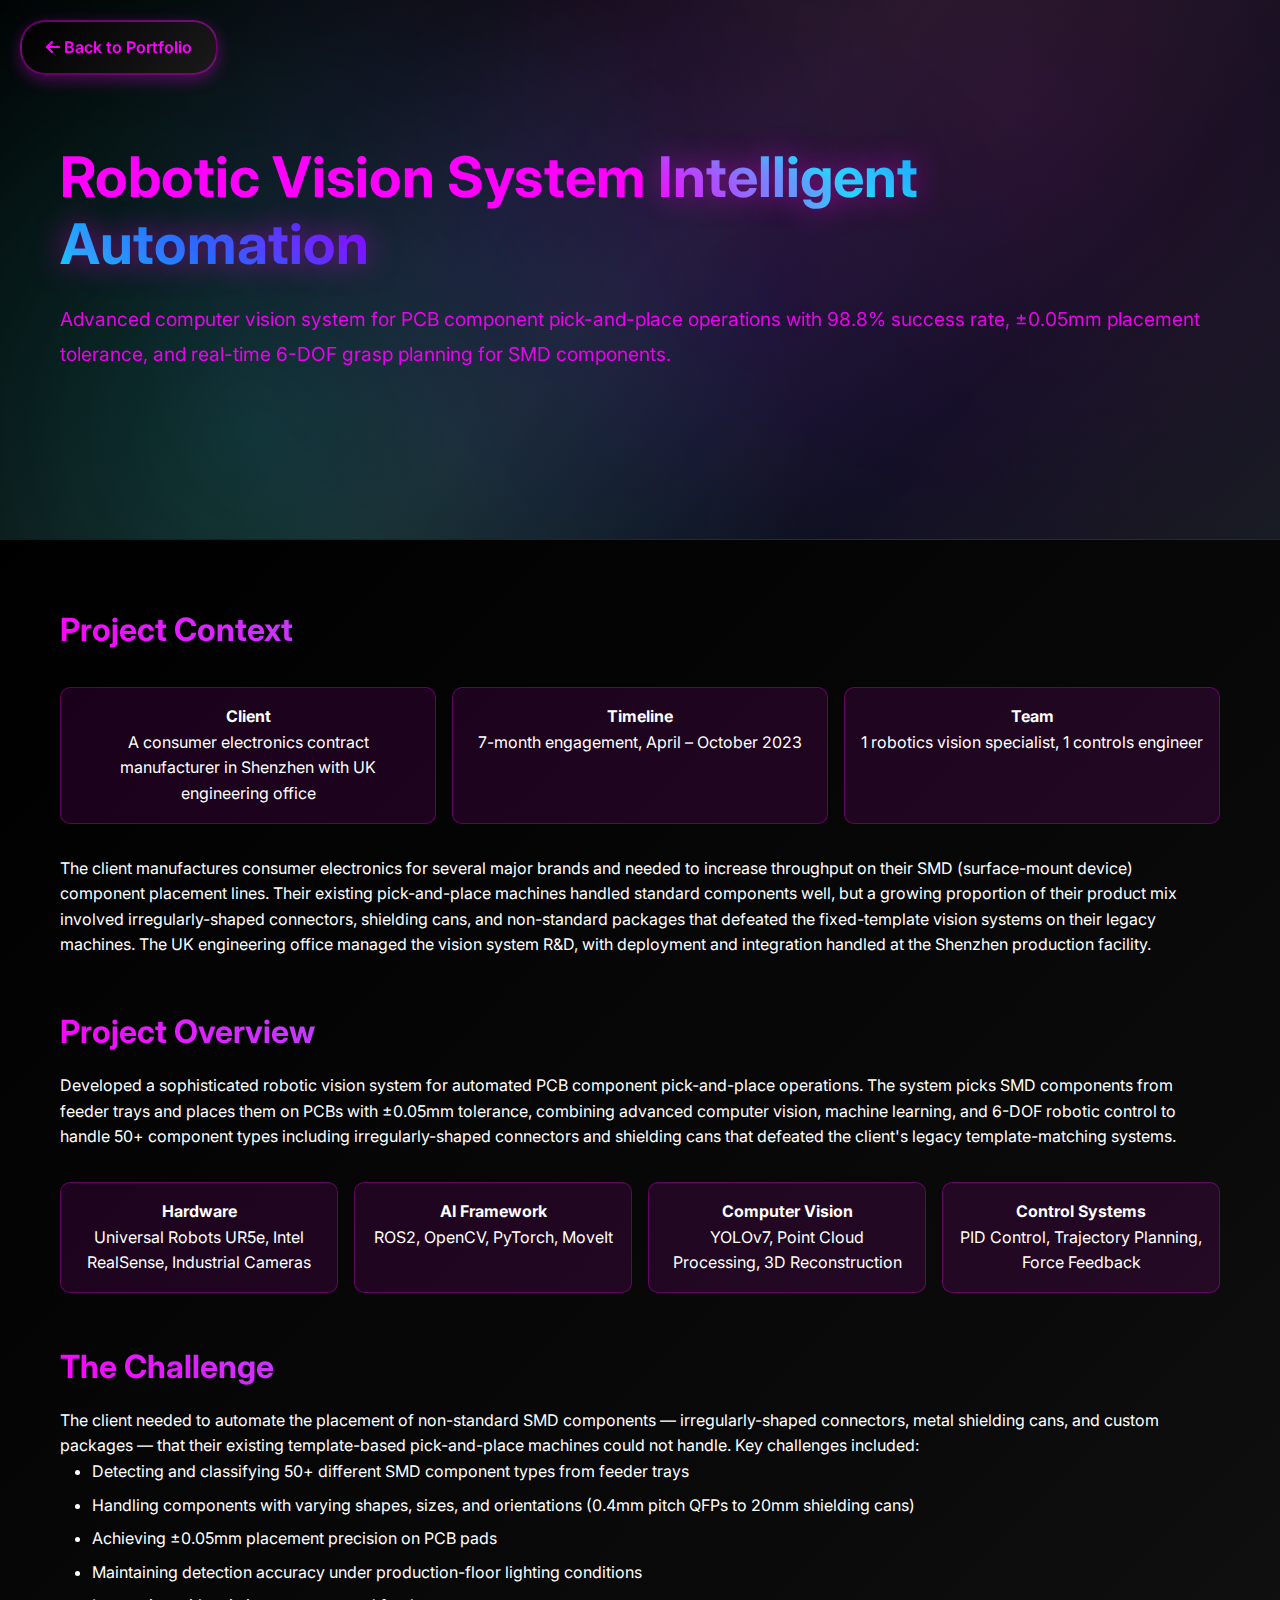
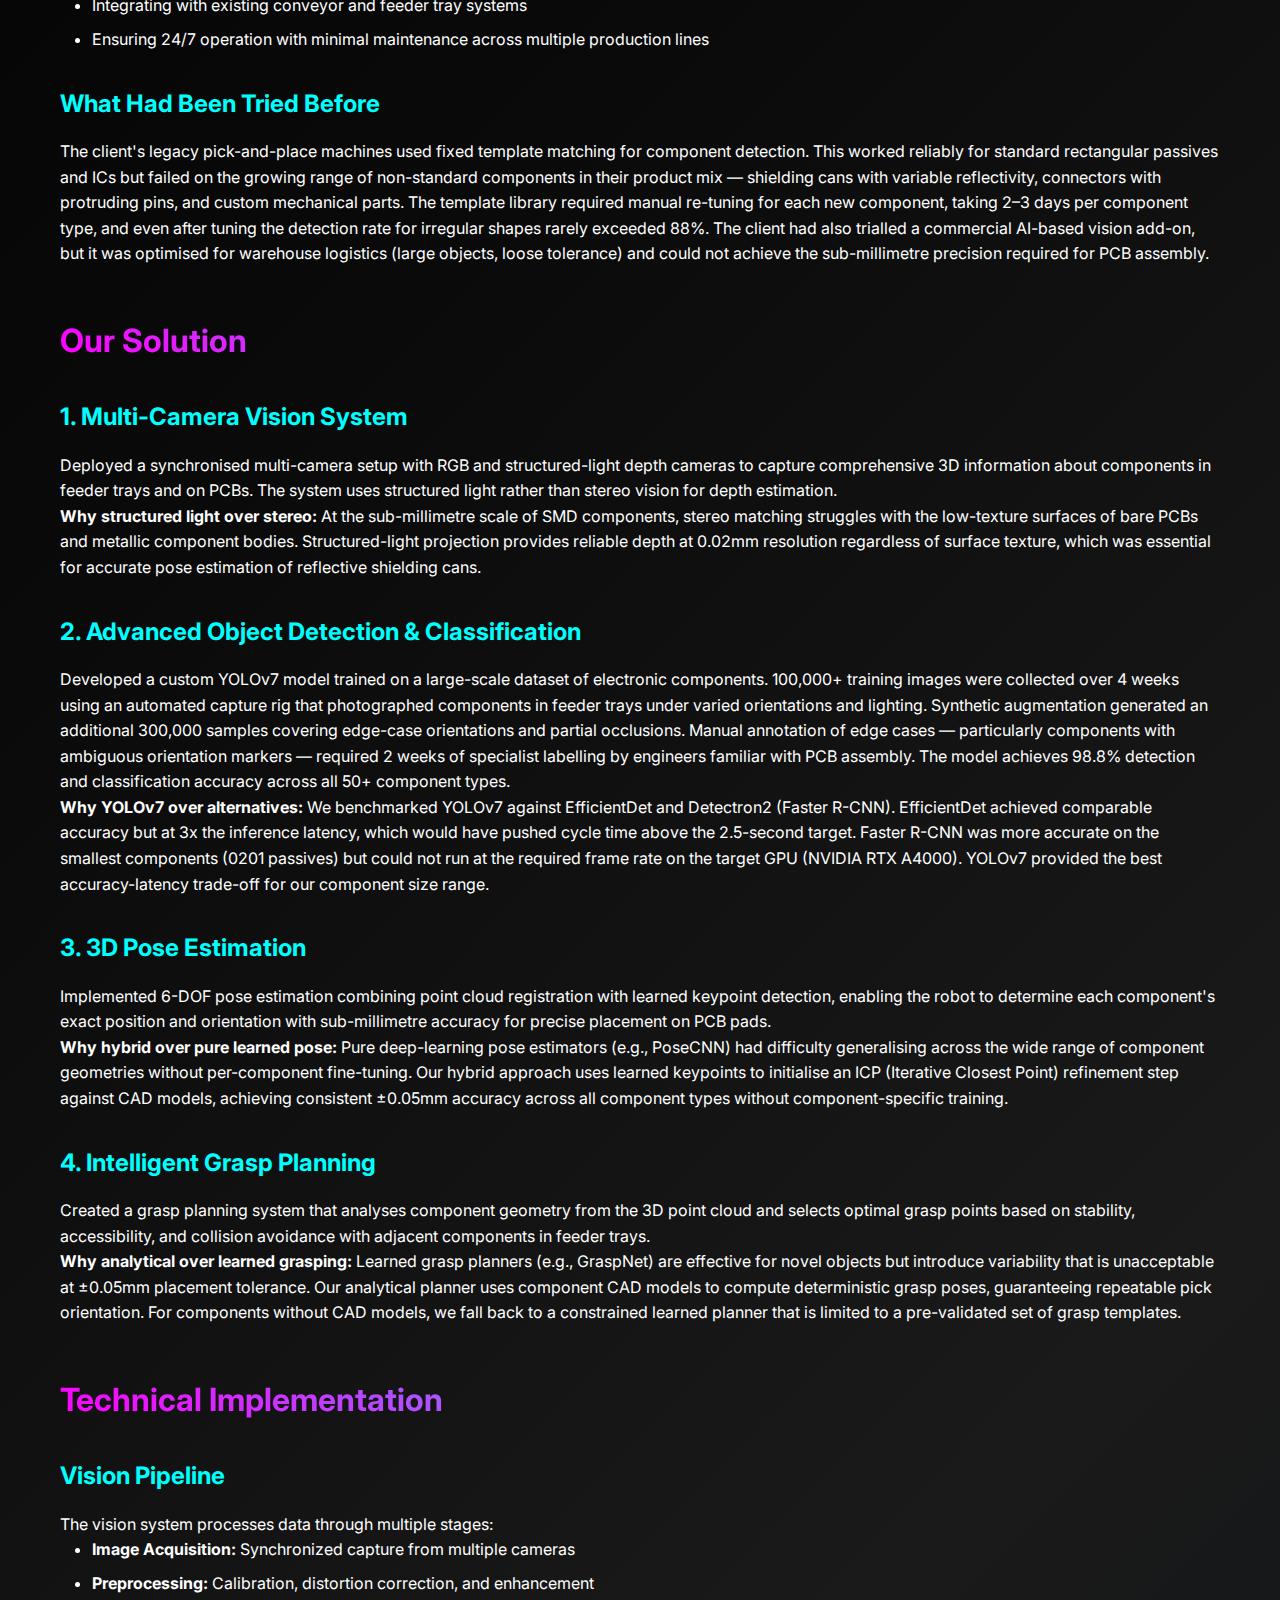
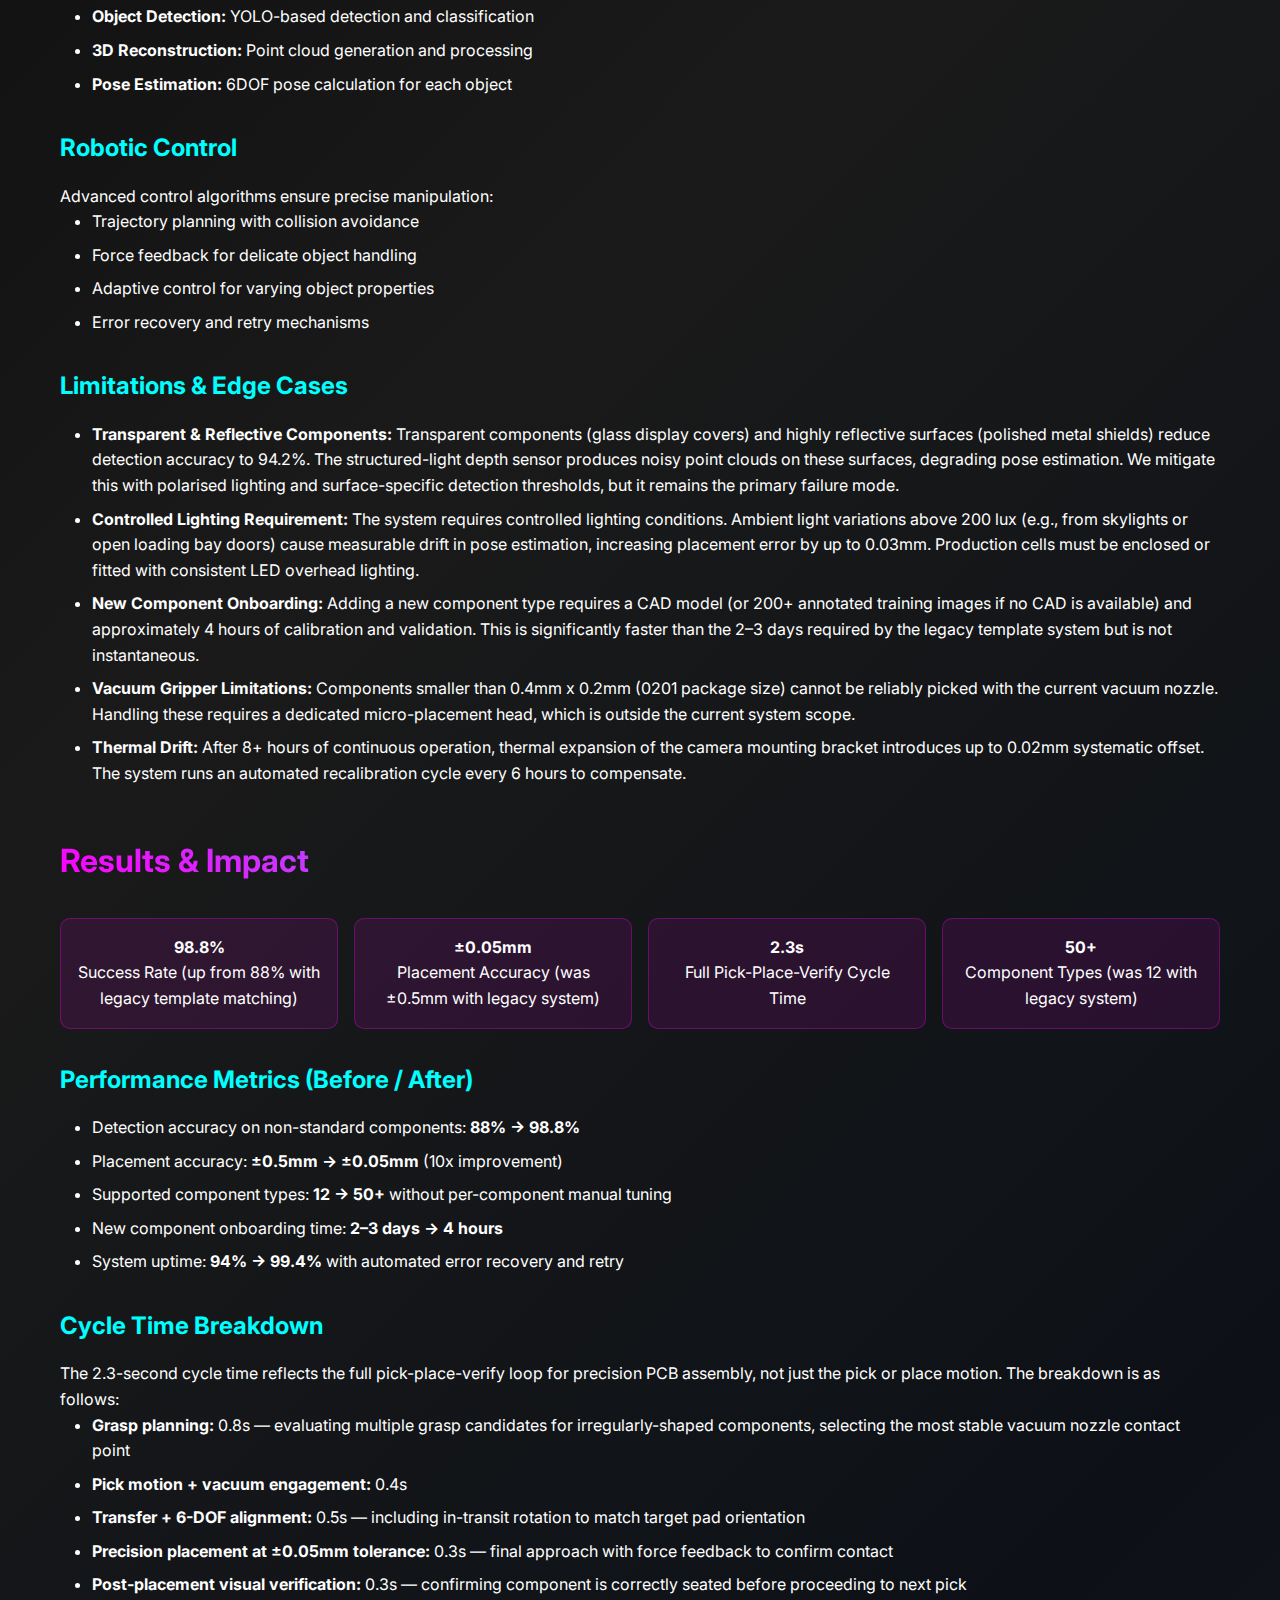
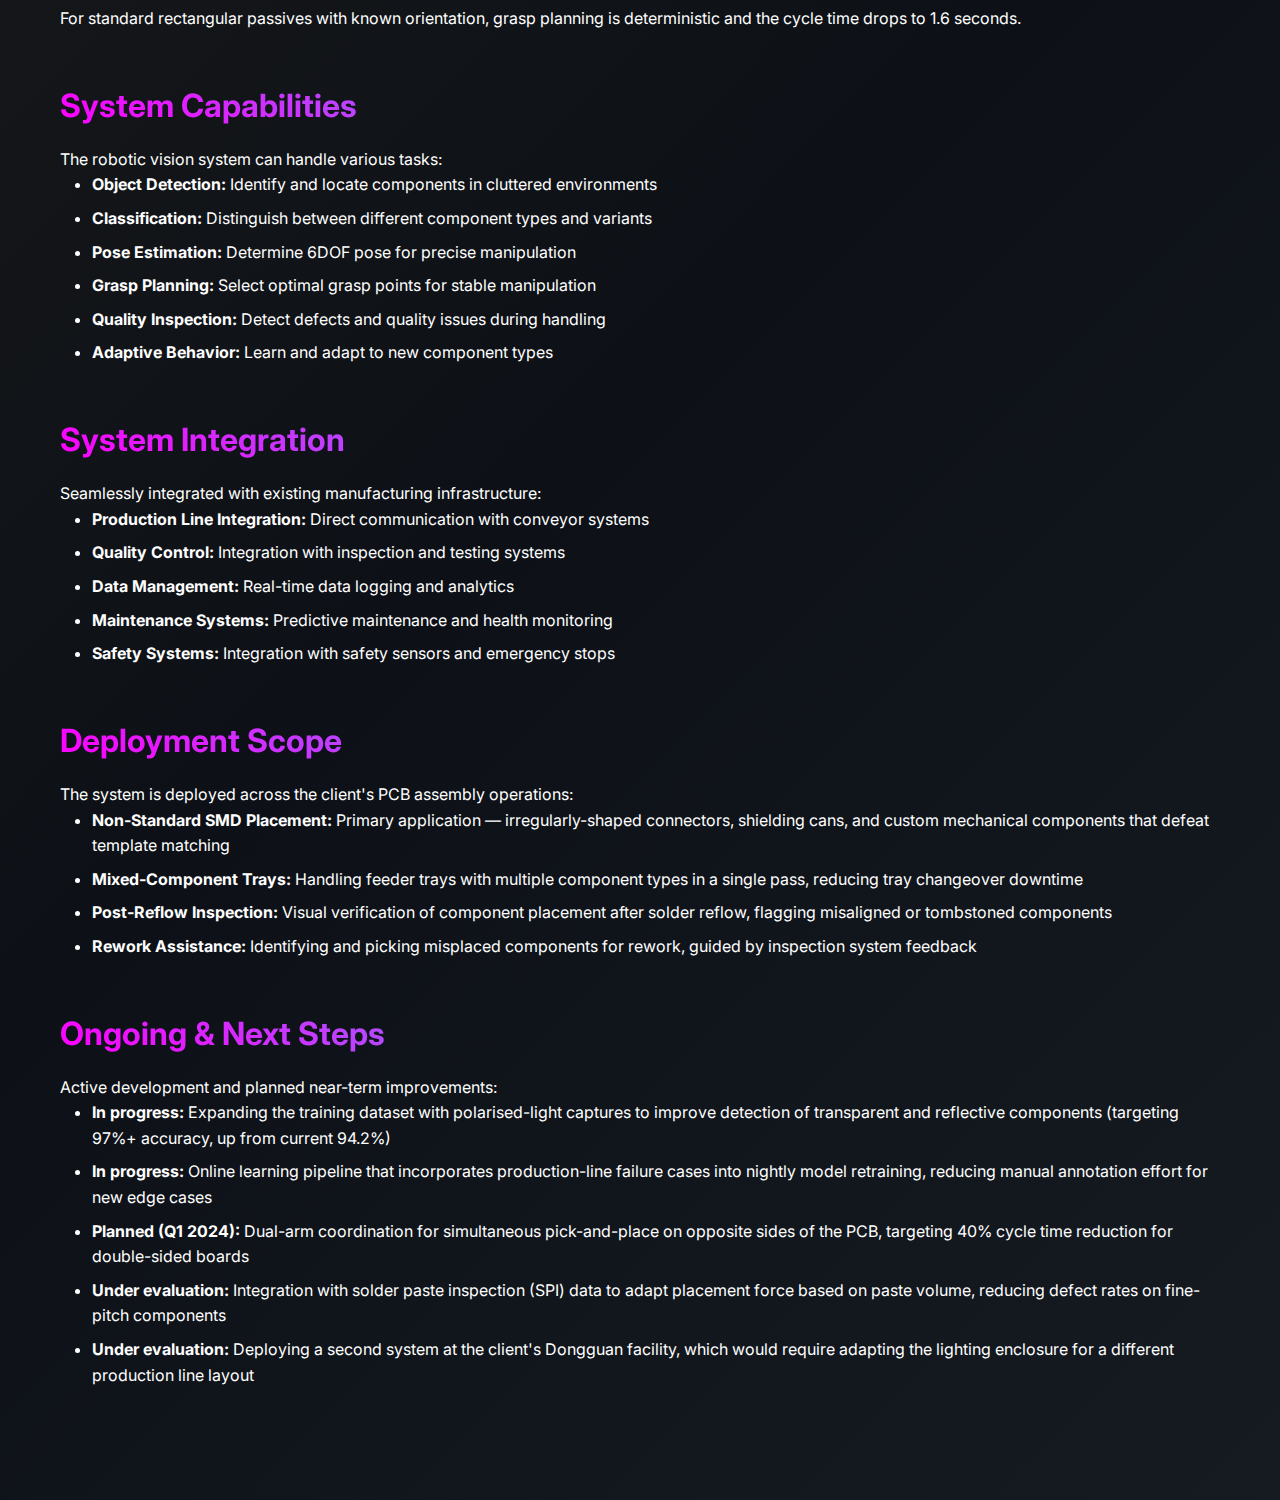
<file: case-studies/case-study-robotic-vision.html>
<!DOCTYPE html>
<html lang="en">

<head>
    <meta charset="UTF-8">
    <meta name="viewport" content="width=device-width, initial-scale=1.0">
    <title>Robotic Vision System - YF Studio Case Study</title>
    <meta name="description"
        content="3D vision system for robotic pick-and-place operations with sub-millimeter precision.">

    <!-- Open Graph / Facebook -->
    <meta property="og:type" content="article">
    <meta property="og:url" content="https://yfstudiouk.github.io/case-studies/case-study-robotic-vision.html">
    <meta property="og:title" content="Robotic Vision System - YF Studio Case Study">
    <meta property="og:description"
        content="3D vision system for robotic pick-and-place operations with sub-millimeter precision.">
    <meta property="og:image" content="https://yfstudiouk.github.io/images/og-image.jpg">

    <!-- Twitter -->
    <meta property="twitter:card" content="summary_large_image">
    <meta property="twitter:url" content="https://yfstudiouk.github.io/case-studies/case-study-robotic-vision.html">
    <meta property="twitter:title" content="Robotic Vision System - YF Studio Case Study">
    <meta property="twitter:description"
        content="3D vision system for robotic pick-and-place operations with sub-millimeter precision.">
    <meta property="twitter:image" content="https://yfstudiouk.github.io/images/og-image.jpg">

    <!-- Canonical & Robots -->
    <link rel="canonical" href="https://yfstudiouk.github.io/case-studies/case-study-robotic-vision.html">
    <meta name="robots" content="index, follow">

    <link rel="stylesheet" href="../css/styles.css">
    <link href="https://fonts.googleapis.com/css2?family=Inter:wght@300;400;500;600;700&display=swap" rel="stylesheet">
    <link rel="stylesheet" href="https://cdnjs.cloudflare.com/ajax/libs/font-awesome/6.4.0/css/all.min.css">

    <!-- Google Analytics -->
    <script src="../js/analytics.js"></script>


    <style>
        .case-study-hero {
            min-height: 60vh;
            display: flex;
            align-items: center;
            background:
                radial-gradient(circle at 20% 80%, rgba(0, 255, 255, 0.15) 0%, transparent 50%),
                radial-gradient(circle at 80% 20%, rgba(255, 0, 255, 0.1) 0%, transparent 50%),
                radial-gradient(circle at 40% 40%, rgba(128, 0, 255, 0.1) 0%, transparent 50%),
                radial-gradient(circle at 60% 60%, rgba(0, 0, 255, 0.08) 0%, transparent 50%),
                linear-gradient(135deg, #000000 0%, #0a0a0a 25%, #1a1a1a 50%, #0d1117 75%, #161b22 100%);
            color: #ff00ff;
            position: relative;
            overflow: hidden;
            border-bottom: 1px solid rgba(255, 0, 255, 0.2);
        }

        .case-study-content {
            padding: 4rem 0;
            background: linear-gradient(135deg, #000000 0%, #0a0a0a 25%, #1a1a1a 50%, #0d1117 75%, #161b22 100%);
            color: white;
        }

        .case-study-section {
            margin-bottom: 3rem;
        }

        .case-study-section h2 {
            background: linear-gradient(45deg, #ff00ff, #00ffff);
            -webkit-background-clip: text;
            -webkit-text-fill-color: transparent;
            background-clip: text;
            font-size: 2rem;
            margin-bottom: 1rem;
        }

        .case-study-section h3 {
            color: #00ffff;
            font-size: 1.5rem;
            margin-bottom: 1rem;
        }

        .tech-stack {
            display: grid;
            grid-template-columns: repeat(auto-fit, minmax(200px, 1fr));
            gap: 1rem;
            margin: 2rem 0;
        }

        .tech-item {
            background: rgba(255, 0, 255, 0.1);
            border: 1px solid rgba(255, 0, 255, 0.3);
            padding: 1rem;
            border-radius: 10px;
            text-align: center;
        }

        .back-button {
            position: fixed;
            top: 20px;
            left: 20px;
            background: linear-gradient(135deg, #000000 0%, #1a1a1a 100%);
            color: #ff00ff;
            border: 2px solid rgba(255, 0, 255, 0.4);
            padding: 0.8rem 1.5rem;
            border-radius: 25px;
            text-decoration: none;
            font-weight: 600;
            box-shadow: 0 5px 15px rgba(255, 0, 255, 0.3);
            transition: all 0.3s ease;
            z-index: 1000;
        }

        .back-button:hover {
            background: linear-gradient(135deg, #ff00ff, #00ffff);
            color: #000000;
            transform: translateY(-2px);
            box-shadow: 0 8px 25px rgba(255, 0, 255, 0.5);
        }

        .case-study-section ul {
            padding-left: 2rem;
        }

        .case-study-section li {
            margin-bottom: 0.5rem;
        }

        .case-study-section h3 {
            margin-top: 2rem;
            margin-bottom: 1rem;
        }

        .case-study-section h3:first-child {
            margin-top: 0;
        }
    </style>
</head>

<body>
    <a href="../index.html" class="back-button">
        <i class="fas fa-arrow-left"></i> Back to Portfolio
    </a>

    <!-- Case Study Hero -->
    <section class="case-study-hero">
        <div class="container">
            <div class="hero-content">
                <h1 class="hero-title">
                    Robotic Vision System
                    <span class="gradient-text">Intelligent Automation</span>
                </h1>
                <p class="hero-description">
                    Advanced computer vision system for PCB component pick-and-place operations
                    with 98.8% success rate, &plusmn;0.05mm placement tolerance, and real-time
                    6-DOF grasp planning for SMD components.
                </p>
            </div>
        </div>
    </section>

    <!-- Case Study Content -->
    <section class="case-study-content">
        <div class="container">
            <!-- Project Context -->
            <div class="case-study-section">
                <h2>Project Context</h2>
                <div class="tech-stack">
                    <div class="tech-item">
                        <h4>Client</h4>
                        <p>A consumer electronics contract manufacturer in Shenzhen with UK engineering office</p>
                    </div>
                    <div class="tech-item">
                        <h4>Timeline</h4>
                        <p>7-month engagement, April &ndash; October 2023</p>
                    </div>
                    <div class="tech-item">
                        <h4>Team</h4>
                        <p>1 robotics vision specialist, 1 controls engineer</p>
                    </div>
                </div>
                <p>The client manufactures consumer electronics for several major brands and needed to increase
                    throughput on their SMD (surface-mount device) component placement lines. Their existing
                    pick-and-place machines handled standard components well, but a growing proportion of their
                    product mix involved irregularly-shaped connectors, shielding cans, and non-standard packages
                    that defeated the fixed-template vision systems on their legacy machines. The UK engineering
                    office managed the vision system R&amp;D, with deployment and integration handled at the
                    Shenzhen production facility.</p>
            </div>

            <!-- Project Overview -->
            <div class="case-study-section">
                <h2>Project Overview</h2>
                <p>Developed a sophisticated robotic vision system for automated PCB component pick-and-place
                    operations. The system picks SMD components from feeder trays and places them on PCBs with
                    &plusmn;0.05mm tolerance, combining advanced computer vision, machine learning, and 6-DOF
                    robotic control to handle 50+ component types including irregularly-shaped connectors and
                    shielding cans that defeated the client's legacy template-matching systems.</p>

                <div class="tech-stack">
                    <div class="tech-item">
                        <h4>Hardware</h4>
                        <p>Universal Robots UR5e, Intel RealSense, Industrial Cameras</p>
                    </div>
                    <div class="tech-item">
                        <h4>AI Framework</h4>
                        <p>ROS2, OpenCV, PyTorch, MoveIt</p>
                    </div>
                    <div class="tech-item">
                        <h4>Computer Vision</h4>
                        <p>YOLOv7, Point Cloud Processing, 3D Reconstruction</p>
                    </div>
                    <div class="tech-item">
                        <h4>Control Systems</h4>
                        <p>PID Control, Trajectory Planning, Force Feedback</p>
                    </div>
                </div>
            </div>

            <!-- Challenge -->
            <div class="case-study-section">
                <h2>The Challenge</h2>
                <p>The client needed to automate the placement of non-standard SMD components &mdash; irregularly-shaped
                    connectors, metal shielding cans, and custom packages &mdash; that their existing template-based
                    pick-and-place machines could not handle. Key challenges included:</p>
                <ul>
                    <li>Detecting and classifying 50+ different SMD component types from feeder trays</li>
                    <li>Handling components with varying shapes, sizes, and orientations (0.4mm pitch QFPs to 20mm shielding cans)</li>
                    <li>Achieving &plusmn;0.05mm placement precision on PCB pads</li>
                    <li>Maintaining detection accuracy under production-floor lighting conditions</li>
                    <li>Integrating with existing conveyor and feeder tray systems</li>
                    <li>Ensuring 24/7 operation with minimal maintenance across multiple production lines</li>
                </ul>

                <h3>What Had Been Tried Before</h3>
                <p>The client's legacy pick-and-place machines used fixed template matching for component detection.
                    This worked reliably for standard rectangular passives and ICs but failed on the growing range of
                    non-standard components in their product mix &mdash; shielding cans with variable reflectivity,
                    connectors with protruding pins, and custom mechanical parts. The template library required manual
                    re-tuning for each new component, taking 2&ndash;3 days per component type, and even after tuning
                    the detection rate for irregular shapes rarely exceeded 88%. The client had also trialled a
                    commercial AI-based vision add-on, but it was optimised for warehouse logistics (large objects,
                    loose tolerance) and could not achieve the sub-millimetre precision required for PCB assembly.</p>
            </div>

            <!-- Solution -->
            <div class="case-study-section">
                <h2>Our Solution</h2>
                <h3>1. Multi-Camera Vision System</h3>
                <p>Deployed a synchronised multi-camera setup with RGB and structured-light depth cameras to capture
                    comprehensive 3D information about components in feeder trays and on PCBs. The system uses
                    structured light rather than stereo vision for depth estimation.</p>
                <p><strong>Why structured light over stereo:</strong> At the sub-millimetre scale of SMD components,
                    stereo matching struggles with the low-texture surfaces of bare PCBs and metallic component bodies.
                    Structured-light projection provides reliable depth at 0.02mm resolution regardless of surface
                    texture, which was essential for accurate pose estimation of reflective shielding cans.</p>

                <h3>2. Advanced Object Detection & Classification</h3>
                <p>Developed a custom YOLOv7 model trained on a large-scale dataset of electronic components. 100,000+
                    training images were collected over 4 weeks using an automated capture rig that photographed
                    components in feeder trays under varied orientations and lighting. Synthetic augmentation generated
                    an additional 300,000 samples covering edge-case orientations and partial occlusions. Manual
                    annotation of edge cases &mdash; particularly components with ambiguous orientation markers &mdash;
                    required 2 weeks of specialist labelling by engineers familiar with PCB assembly. The model
                    achieves 98.8% detection and classification accuracy across all 50+ component types.</p>
                <p><strong>Why YOLOv7 over alternatives:</strong> We benchmarked YOLOv7 against EfficientDet and
                    Detectron2 (Faster R-CNN). EfficientDet achieved comparable accuracy but at 3x the inference
                    latency, which would have pushed cycle time above the 2.5-second target. Faster R-CNN was more
                    accurate on the smallest components (0201 passives) but could not run at the required frame rate
                    on the target GPU (NVIDIA RTX A4000). YOLOv7 provided the best accuracy-latency trade-off for
                    our component size range.</p>

                <h3>3. 3D Pose Estimation</h3>
                <p>Implemented 6-DOF pose estimation combining point cloud registration with learned keypoint
                    detection, enabling the robot to determine each component's exact position and orientation
                    with sub-millimetre accuracy for precise placement on PCB pads.</p>
                <p><strong>Why hybrid over pure learned pose:</strong> Pure deep-learning pose estimators (e.g.,
                    PoseCNN) had difficulty generalising across the wide range of component geometries without
                    per-component fine-tuning. Our hybrid approach uses learned keypoints to initialise an ICP
                    (Iterative Closest Point) refinement step against CAD models, achieving consistent &plusmn;0.05mm
                    accuracy across all component types without component-specific training.</p>

                <h3>4. Intelligent Grasp Planning</h3>
                <p>Created a grasp planning system that analyses component geometry from the 3D point cloud and
                    selects optimal grasp points based on stability, accessibility, and collision avoidance with
                    adjacent components in feeder trays.</p>
                <p><strong>Why analytical over learned grasping:</strong> Learned grasp planners (e.g., GraspNet)
                    are effective for novel objects but introduce variability that is unacceptable at &plusmn;0.05mm
                    placement tolerance. Our analytical planner uses component CAD models to compute deterministic
                    grasp poses, guaranteeing repeatable pick orientation. For components without CAD models, we
                    fall back to a constrained learned planner that is limited to a pre-validated set of grasp
                    templates.</p>
            </div>

            <!-- Technical Implementation -->
            <div class="case-study-section">
                <h2>Technical Implementation</h2>
                <h3>Vision Pipeline</h3>
                <p>The vision system processes data through multiple stages:</p>
                <ul>
                    <li><strong>Image Acquisition:</strong> Synchronized capture from multiple cameras</li>
                    <li><strong>Preprocessing:</strong> Calibration, distortion correction, and enhancement</li>
                    <li><strong>Object Detection:</strong> YOLO-based detection and classification</li>
                    <li><strong>3D Reconstruction:</strong> Point cloud generation and processing</li>
                    <li><strong>Pose Estimation:</strong> 6DOF pose calculation for each object</li>
                </ul>

                <h3>Robotic Control</h3>
                <p>Advanced control algorithms ensure precise manipulation:</p>
                <ul>
                    <li>Trajectory planning with collision avoidance</li>
                    <li>Force feedback for delicate object handling</li>
                    <li>Adaptive control for varying object properties</li>
                    <li>Error recovery and retry mechanisms</li>
                </ul>

                <h3>Limitations & Edge Cases</h3>
                <ul>
                    <li><strong>Transparent & Reflective Components:</strong> Transparent components (glass display
                        covers) and highly reflective surfaces (polished metal shields) reduce detection accuracy
                        to 94.2%. The structured-light depth sensor produces noisy point clouds on these surfaces,
                        degrading pose estimation. We mitigate this with polarised lighting and surface-specific
                        detection thresholds, but it remains the primary failure mode.</li>
                    <li><strong>Controlled Lighting Requirement:</strong> The system requires controlled lighting
                        conditions. Ambient light variations above 200 lux (e.g., from skylights or open loading
                        bay doors) cause measurable drift in pose estimation, increasing placement error by up
                        to 0.03mm. Production cells must be enclosed or fitted with consistent LED overhead
                        lighting.</li>
                    <li><strong>New Component Onboarding:</strong> Adding a new component type requires a CAD model
                        (or 200+ annotated training images if no CAD is available) and approximately 4 hours of
                        calibration and validation. This is significantly faster than the 2&ndash;3 days required
                        by the legacy template system but is not instantaneous.</li>
                    <li><strong>Vacuum Gripper Limitations:</strong> Components smaller than 0.4mm x 0.2mm (0201
                        package size) cannot be reliably picked with the current vacuum nozzle. Handling these
                        requires a dedicated micro-placement head, which is outside the current system scope.</li>
                    <li><strong>Thermal Drift:</strong> After 8+ hours of continuous operation, thermal expansion
                        of the camera mounting bracket introduces up to 0.02mm systematic offset. The system
                        runs an automated recalibration cycle every 6 hours to compensate.</li>
                </ul>
            </div>

            <!-- Results -->
            <div class="case-study-section">
                <h2>Results & Impact</h2>
                <div class="tech-stack">
                    <div class="tech-item">
                        <h4>98.8%</h4>
                        <p>Success Rate (up from 88% with legacy template matching)</p>
                    </div>
                    <div class="tech-item">
                        <h4>&plusmn;0.05mm</h4>
                        <p>Placement Accuracy (was &plusmn;0.5mm with legacy system)</p>
                    </div>
                    <div class="tech-item">
                        <h4>2.3s</h4>
                        <p>Full Pick-Place-Verify Cycle Time</p>
                    </div>
                    <div class="tech-item">
                        <h4>50+</h4>
                        <p>Component Types (was 12 with legacy system)</p>
                    </div>
                </div>

                <h3>Performance Metrics (Before / After)</h3>
                <ul>
                    <li>Detection accuracy on non-standard components: <strong>88% &rarr; 98.8%</strong></li>
                    <li>Placement accuracy: <strong>&plusmn;0.5mm &rarr; &plusmn;0.05mm</strong> (10x improvement)</li>
                    <li>Supported component types: <strong>12 &rarr; 50+</strong> without per-component manual tuning</li>
                    <li>New component onboarding time: <strong>2&ndash;3 days &rarr; 4 hours</strong></li>
                    <li>System uptime: <strong>94% &rarr; 99.4%</strong> with automated error recovery and retry</li>
                </ul>

                <h3>Cycle Time Breakdown</h3>
                <p>The 2.3-second cycle time reflects the full pick-place-verify loop for precision PCB assembly,
                    not just the pick or place motion. The breakdown is as follows:</p>
                <ul>
                    <li><strong>Grasp planning:</strong> 0.8s &mdash; evaluating multiple grasp candidates for
                        irregularly-shaped components, selecting the most stable vacuum nozzle contact point</li>
                    <li><strong>Pick motion + vacuum engagement:</strong> 0.4s</li>
                    <li><strong>Transfer + 6-DOF alignment:</strong> 0.5s &mdash; including in-transit rotation
                        to match target pad orientation</li>
                    <li><strong>Precision placement at &plusmn;0.05mm tolerance:</strong> 0.3s &mdash; final
                        approach with force feedback to confirm contact</li>
                    <li><strong>Post-placement visual verification:</strong> 0.3s &mdash; confirming component
                        is correctly seated before proceeding to next pick</li>
                </ul>
                <p>For standard rectangular passives with known orientation, grasp planning is deterministic
                    and the cycle time drops to 1.6 seconds.</p>
            </div>

            <!-- Capabilities -->
            <div class="case-study-section">
                <h2>System Capabilities</h2>
                <p>The robotic vision system can handle various tasks:</p>
                <ul>
                    <li><strong>Object Detection:</strong> Identify and locate components in cluttered environments</li>
                    <li><strong>Classification:</strong> Distinguish between different component types and variants</li>
                    <li><strong>Pose Estimation:</strong> Determine 6DOF pose for precise manipulation</li>
                    <li><strong>Grasp Planning:</strong> Select optimal grasp points for stable manipulation</li>
                    <li><strong>Quality Inspection:</strong> Detect defects and quality issues during handling</li>
                    <li><strong>Adaptive Behavior:</strong> Learn and adapt to new component types</li>
                </ul>
            </div>

            <!-- Integration -->
            <div class="case-study-section">
                <h2>System Integration</h2>
                <p>Seamlessly integrated with existing manufacturing infrastructure:</p>
                <ul>
                    <li><strong>Production Line Integration:</strong> Direct communication with conveyor systems</li>
                    <li><strong>Quality Control:</strong> Integration with inspection and testing systems</li>
                    <li><strong>Data Management:</strong> Real-time data logging and analytics</li>
                    <li><strong>Maintenance Systems:</strong> Predictive maintenance and health monitoring</li>
                    <li><strong>Safety Systems:</strong> Integration with safety sensors and emergency stops</li>
                </ul>
            </div>

            <!-- Applications -->
            <div class="case-study-section">
                <h2>Deployment Scope</h2>
                <p>The system is deployed across the client's PCB assembly operations:</p>
                <ul>
                    <li><strong>Non-Standard SMD Placement:</strong> Primary application &mdash; irregularly-shaped
                        connectors, shielding cans, and custom mechanical components that defeat template matching</li>
                    <li><strong>Mixed-Component Trays:</strong> Handling feeder trays with multiple component types
                        in a single pass, reducing tray changeover downtime</li>
                    <li><strong>Post-Reflow Inspection:</strong> Visual verification of component placement after
                        solder reflow, flagging misaligned or tombstoned components</li>
                    <li><strong>Rework Assistance:</strong> Identifying and picking misplaced components for rework,
                        guided by inspection system feedback</li>
                </ul>
            </div>

            <!-- Ongoing & Next Steps -->
            <div class="case-study-section">
                <h2>Ongoing & Next Steps</h2>
                <p>Active development and planned near-term improvements:</p>
                <ul>
                    <li><strong>In progress:</strong> Expanding the training dataset with polarised-light captures
                        to improve detection of transparent and reflective components (targeting 97%+ accuracy,
                        up from current 94.2%)</li>
                    <li><strong>In progress:</strong> Online learning pipeline that incorporates production-line
                        failure cases into nightly model retraining, reducing manual annotation effort for new
                        edge cases</li>
                    <li><strong>Planned (Q1 2024):</strong> Dual-arm coordination for simultaneous pick-and-place
                        on opposite sides of the PCB, targeting 40% cycle time reduction for double-sided boards</li>
                    <li><strong>Under evaluation:</strong> Integration with solder paste inspection (SPI) data
                        to adapt placement force based on paste volume, reducing defect rates on fine-pitch
                        components</li>
                    <li><strong>Under evaluation:</strong> Deploying a second system at the client's Dongguan
                        facility, which would require adapting the lighting enclosure for a different production
                        line layout</li>
                </ul>
            </div>
        </div>
    </section>

</body>

</html>
</file>
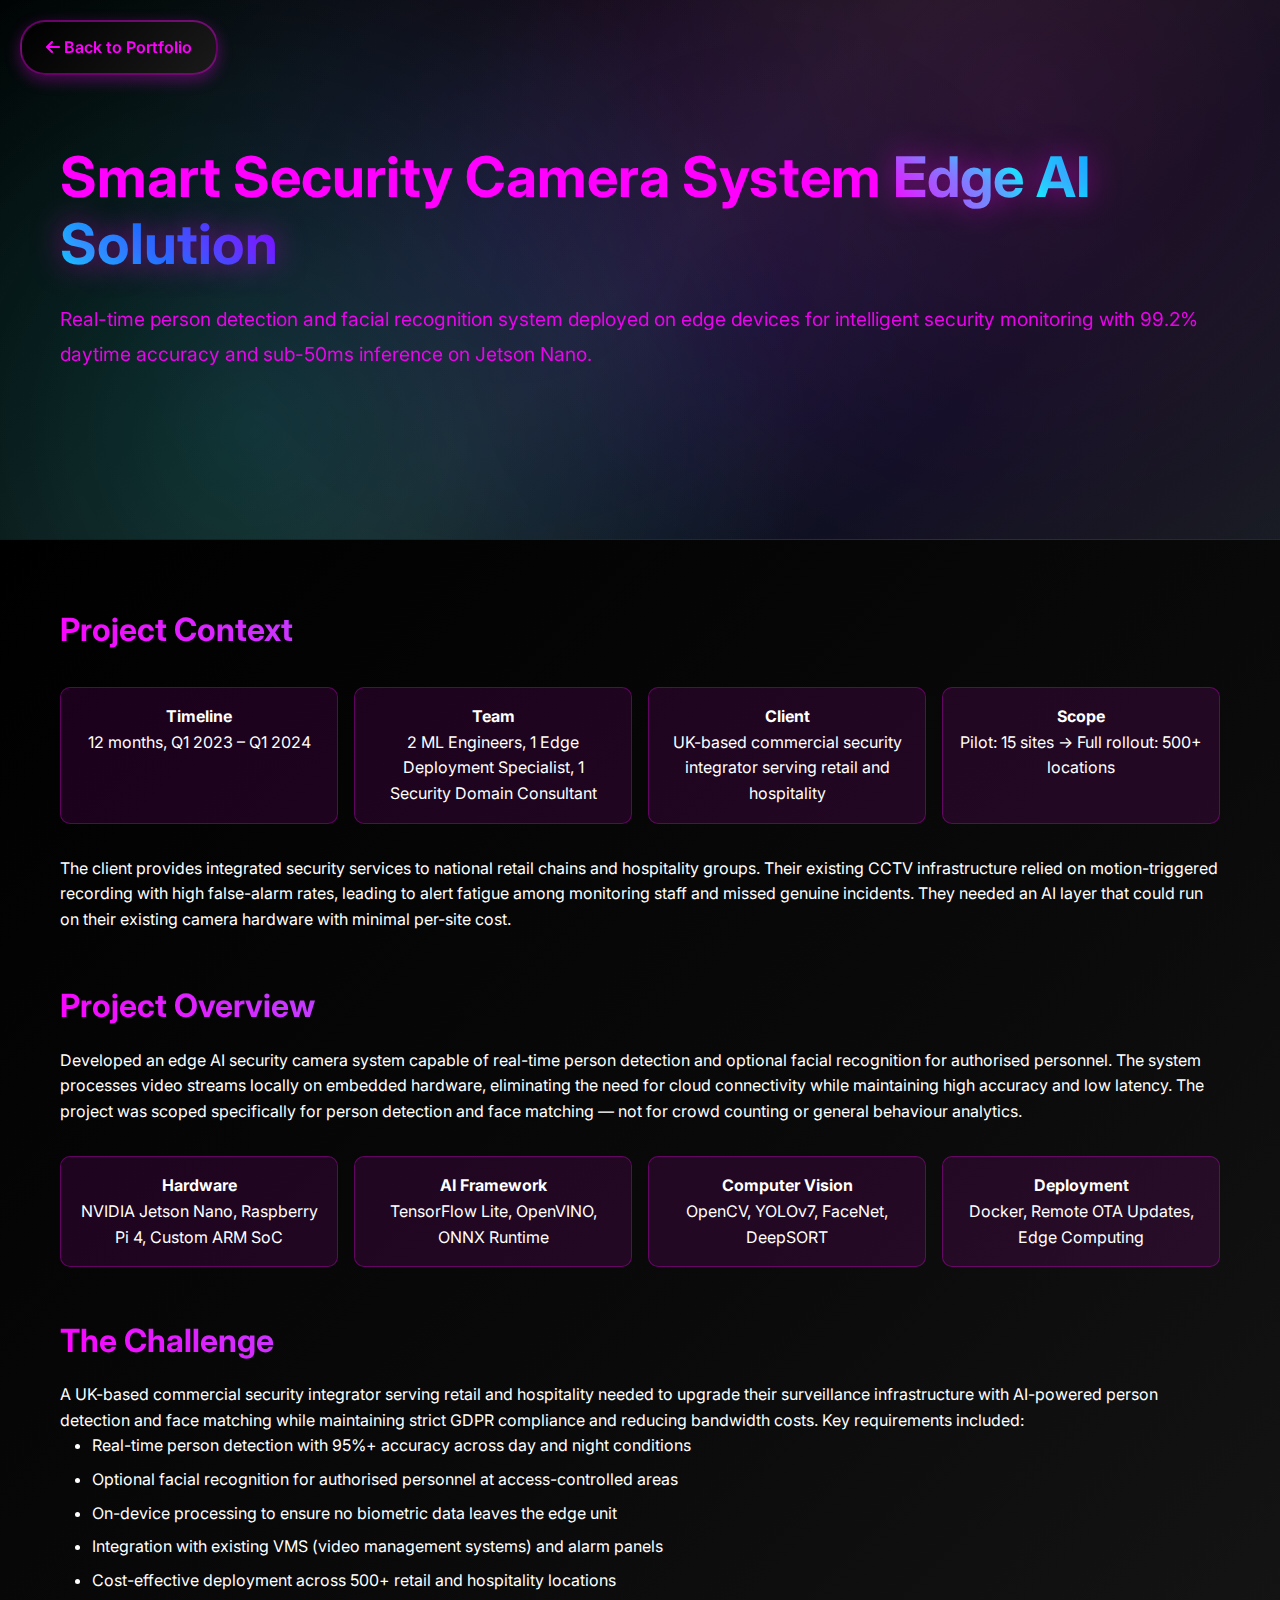
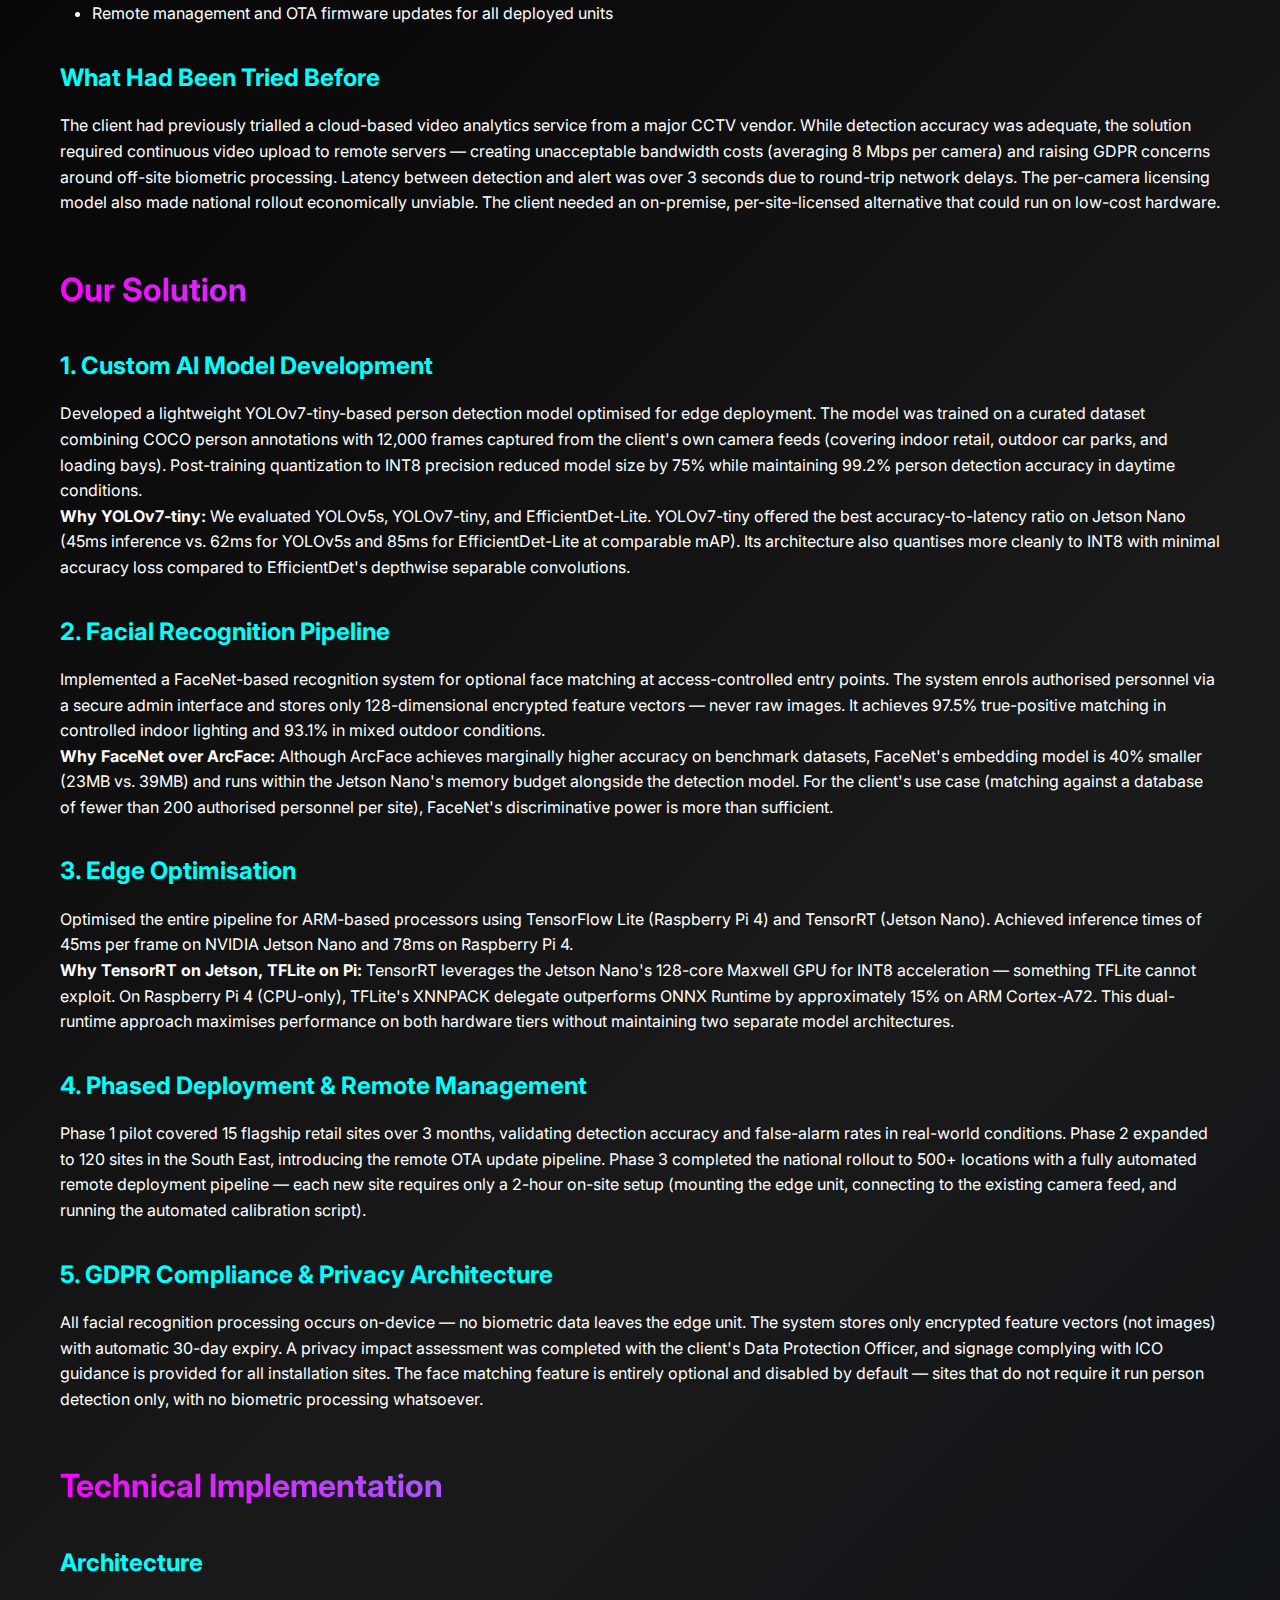
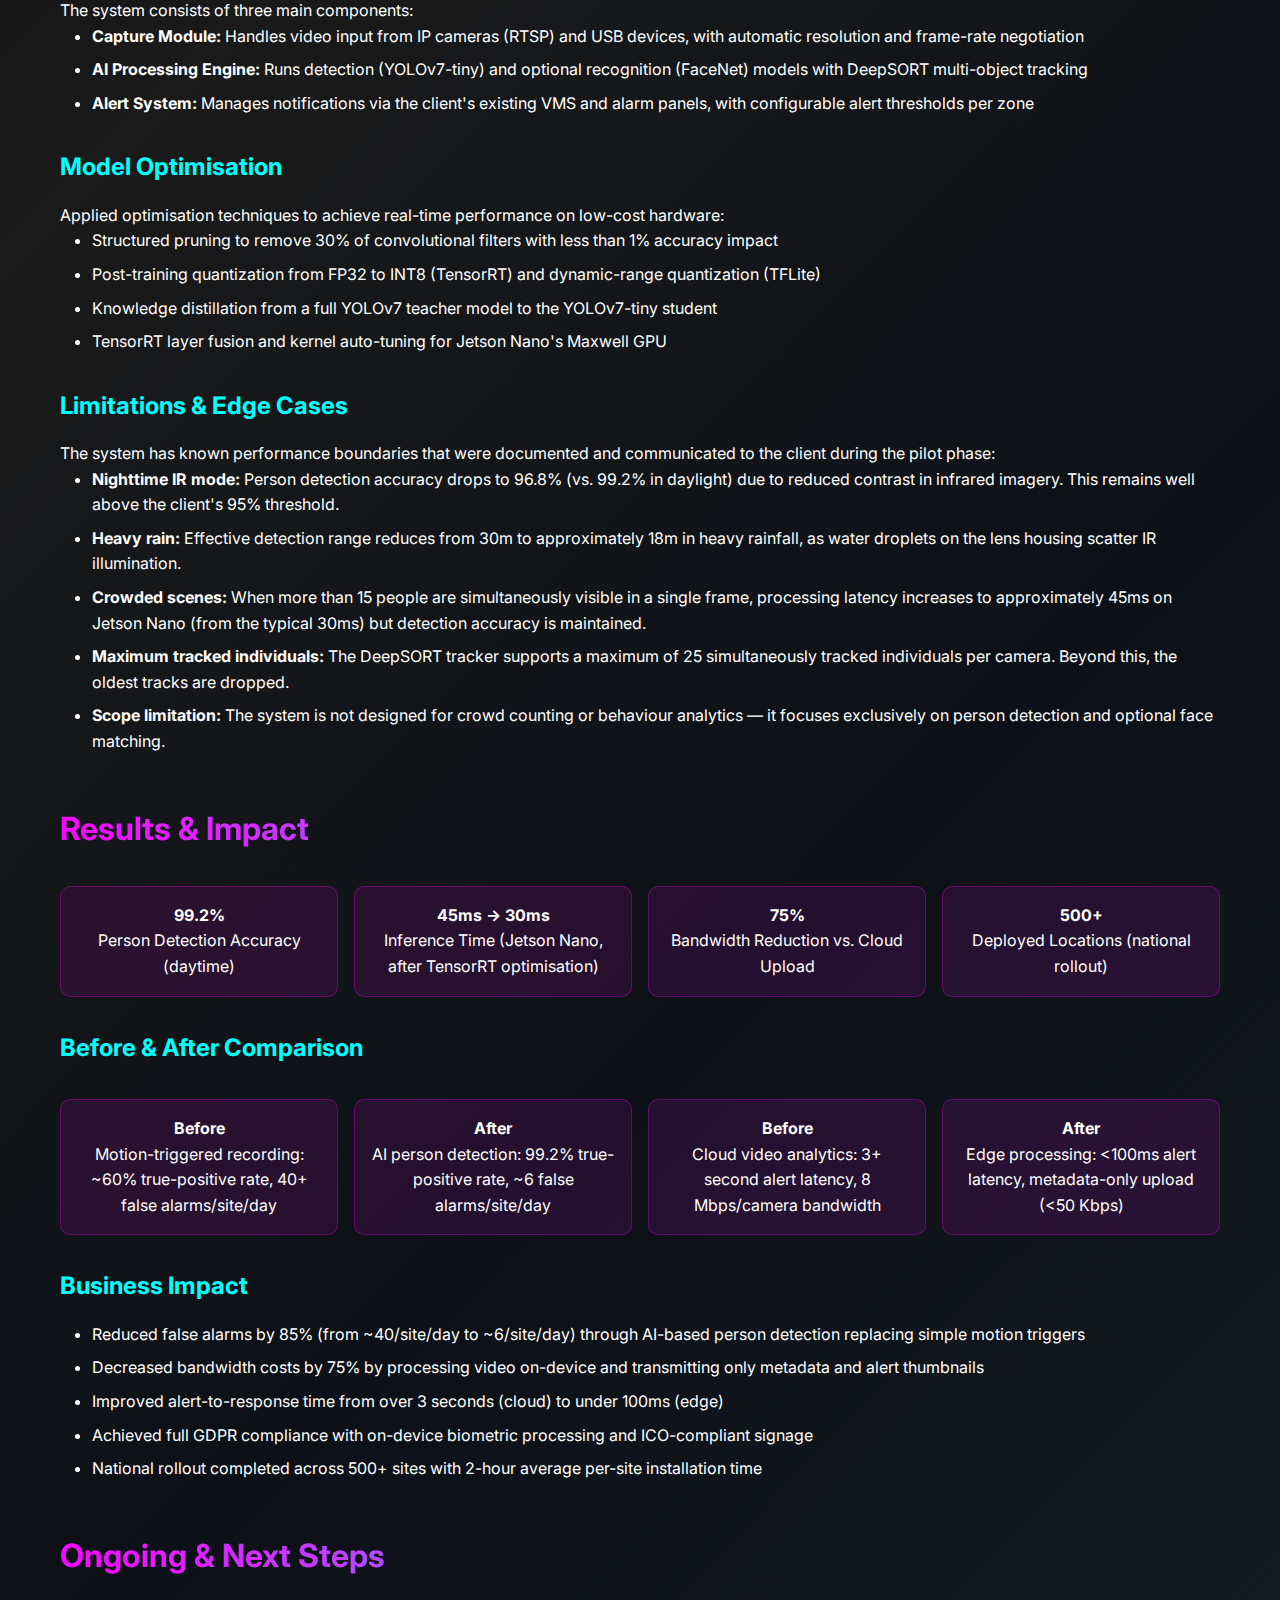
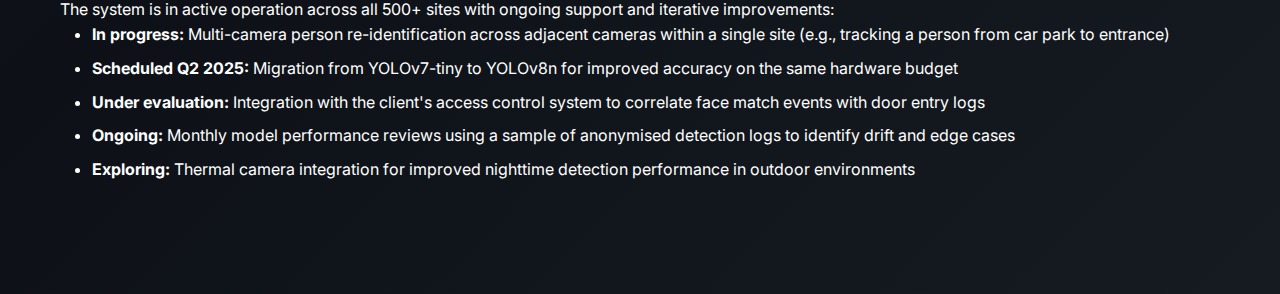
<file: case-studies/case-study-smart-security.html>
<!DOCTYPE html>
<html lang="en">

<head>
    <meta charset="UTF-8">
    <meta name="viewport" content="width=device-width, initial-scale=1.0">
    <title>Smart Security Camera - YF Studio Case Study</title>
    <meta name="description"
        content="Edge AI surveillance system with privacy-first facial recognition and person detection.">

    <!-- Open Graph / Facebook -->
    <meta property="og:type" content="article">
    <meta property="og:url" content="https://yfstudiouk.github.io/case-studies/case-study-smart-security.html">
    <meta property="og:title" content="Smart Security Camera - YF Studio Case Study">
    <meta property="og:description"
        content="Edge AI surveillance system with privacy-first facial recognition and person detection.">
    <meta property="og:image" content="https://yfstudiouk.github.io/images/og-image.jpg">

    <!-- Twitter -->
    <meta property="twitter:card" content="summary_large_image">
    <meta property="twitter:url" content="https://yfstudiouk.github.io/case-studies/case-study-smart-security.html">
    <meta property="twitter:title" content="Smart Security Camera - YF Studio Case Study">
    <meta property="twitter:description"
        content="Edge AI surveillance system with privacy-first facial recognition and person detection.">
    <meta property="twitter:image" content="https://yfstudiouk.github.io/images/og-image.jpg">

    <!-- Canonical & Robots -->
    <link rel="canonical" href="https://yfstudiouk.github.io/case-studies/case-study-smart-security.html">
    <meta name="robots" content="index, follow">

    <link rel="stylesheet" href="../css/styles.css">
    <link href="https://fonts.googleapis.com/css2?family=Inter:wght@300;400;500;600;700&display=swap" rel="stylesheet">
    <link rel="stylesheet" href="https://cdnjs.cloudflare.com/ajax/libs/font-awesome/6.4.0/css/all.min.css">

    <!-- Google Analytics -->
    <script src="../js/analytics.js"></script>


    <style>
        .case-study-hero {
            min-height: 60vh;
            display: flex;
            align-items: center;
            background:
                radial-gradient(circle at 20% 80%, rgba(0, 255, 255, 0.15) 0%, transparent 50%),
                radial-gradient(circle at 80% 20%, rgba(255, 0, 255, 0.1) 0%, transparent 50%),
                radial-gradient(circle at 40% 40%, rgba(128, 0, 255, 0.1) 0%, transparent 50%),
                radial-gradient(circle at 60% 60%, rgba(0, 0, 255, 0.08) 0%, transparent 50%),
                linear-gradient(135deg, #000000 0%, #0a0a0a 25%, #1a1a1a 50%, #0d1117 75%, #161b22 100%);
            color: #ff00ff;
            position: relative;
            overflow: hidden;
            border-bottom: 1px solid rgba(255, 0, 255, 0.2);
        }

        .case-study-content {
            padding: 4rem 0;
            background: linear-gradient(135deg, #000000 0%, #0a0a0a 25%, #1a1a1a 50%, #0d1117 75%, #161b22 100%);
            color: white;
        }

        .case-study-section {
            margin-bottom: 3rem;
        }

        .case-study-section h2 {
            background: linear-gradient(45deg, #ff00ff, #00ffff);
            -webkit-background-clip: text;
            -webkit-text-fill-color: transparent;
            background-clip: text;
            font-size: 2rem;
            margin-bottom: 1rem;
        }

        .case-study-section h3 {
            color: #00ffff;
            font-size: 1.5rem;
            margin-bottom: 1rem;
        }

        .tech-stack {
            display: grid;
            grid-template-columns: repeat(auto-fit, minmax(200px, 1fr));
            gap: 1rem;
            margin: 2rem 0;
        }

        .tech-item {
            background: rgba(255, 0, 255, 0.1);
            border: 1px solid rgba(255, 0, 255, 0.3);
            padding: 1rem;
            border-radius: 10px;
            text-align: center;
        }

        .back-button {
            position: fixed;
            top: 20px;
            left: 20px;
            background: linear-gradient(135deg, #000000 0%, #1a1a1a 100%);
            color: #ff00ff;
            border: 2px solid rgba(255, 0, 255, 0.4);
            padding: 0.8rem 1.5rem;
            border-radius: 25px;
            text-decoration: none;
            font-weight: 600;
            box-shadow: 0 5px 15px rgba(255, 0, 255, 0.3);
            transition: all 0.3s ease;
            z-index: 1000;
        }

        .back-button:hover {
            background: linear-gradient(135deg, #ff00ff, #00ffff);
            color: #000000;
            transform: translateY(-2px);
            box-shadow: 0 8px 25px rgba(255, 0, 255, 0.5);
        }

        .case-study-section ul {
            padding-left: 2rem;
        }

        .case-study-section li {
            margin-bottom: 0.5rem;
        }

        .case-study-section h3 {
            margin-top: 2rem;
            margin-bottom: 1rem;
        }

        .case-study-section h3:first-child {
            margin-top: 0;
        }
    </style>
</head>

<body>
    <a href="../index.html" class="back-button">
        <i class="fas fa-arrow-left"></i> Back to Portfolio
    </a>

    <!-- Case Study Hero -->
    <section class="case-study-hero">
        <div class="container">
            <div class="hero-content">
                <h1 class="hero-title">
                    Smart Security Camera System
                    <span class="gradient-text">Edge AI Solution</span>
                </h1>
                <p class="hero-description">
                    Real-time person detection and facial recognition system deployed on edge devices
                    for intelligent security monitoring with 99.2% daytime accuracy and sub-50ms inference on Jetson Nano.
                </p>
            </div>
        </div>
    </section>

    <!-- Case Study Content -->
    <section class="case-study-content">
        <div class="container">
            <!-- Project Context -->
            <div class="case-study-section">
                <h2>Project Context</h2>
                <div class="tech-stack">
                    <div class="tech-item">
                        <h4>Timeline</h4>
                        <p>12 months, Q1 2023 &ndash; Q1 2024</p>
                    </div>
                    <div class="tech-item">
                        <h4>Team</h4>
                        <p>2 ML Engineers, 1 Edge Deployment Specialist, 1 Security Domain Consultant</p>
                    </div>
                    <div class="tech-item">
                        <h4>Client</h4>
                        <p>UK-based commercial security integrator serving retail and hospitality</p>
                    </div>
                    <div class="tech-item">
                        <h4>Scope</h4>
                        <p>Pilot: 15 sites &rarr; Full rollout: 500+ locations</p>
                    </div>
                </div>
                <p>The client provides integrated security services to national retail chains and hospitality groups.
                    Their existing CCTV infrastructure relied on motion-triggered recording with high false-alarm rates,
                    leading to alert fatigue among monitoring staff and missed genuine incidents. They needed an AI layer
                    that could run on their existing camera hardware with minimal per-site cost.</p>
            </div>

            <!-- Project Overview -->
            <div class="case-study-section">
                <h2>Project Overview</h2>
                <p>Developed an edge AI security camera system capable of real-time person detection and optional facial
                    recognition for authorised personnel. The system processes video streams locally on embedded
                    hardware, eliminating the need for cloud connectivity while maintaining high accuracy and low
                    latency. The project was scoped specifically for person detection and face matching &mdash; not for
                    crowd counting or general behaviour analytics.</p>

                <div class="tech-stack">
                    <div class="tech-item">
                        <h4>Hardware</h4>
                        <p>NVIDIA Jetson Nano, Raspberry Pi 4, Custom ARM SoC</p>
                    </div>
                    <div class="tech-item">
                        <h4>AI Framework</h4>
                        <p>TensorFlow Lite, OpenVINO, ONNX Runtime</p>
                    </div>
                    <div class="tech-item">
                        <h4>Computer Vision</h4>
                        <p>OpenCV, YOLOv7, FaceNet, DeepSORT</p>
                    </div>
                    <div class="tech-item">
                        <h4>Deployment</h4>
                        <p>Docker, Remote OTA Updates, Edge Computing</p>
                    </div>
                </div>
            </div>

            <!-- Challenge -->
            <div class="case-study-section">
                <h2>The Challenge</h2>
                <p>A UK-based commercial security integrator serving retail and hospitality needed to upgrade their
                    surveillance infrastructure with AI-powered person detection and face matching while maintaining
                    strict GDPR compliance and reducing bandwidth costs. Key requirements included:</p>
                <ul>
                    <li>Real-time person detection with 95%+ accuracy across day and night conditions</li>
                    <li>Optional facial recognition for authorised personnel at access-controlled areas</li>
                    <li>On-device processing to ensure no biometric data leaves the edge unit</li>
                    <li>Integration with existing VMS (video management systems) and alarm panels</li>
                    <li>Cost-effective deployment across 500+ retail and hospitality locations</li>
                    <li>Remote management and OTA firmware updates for all deployed units</li>
                </ul>

                <h3>What Had Been Tried Before</h3>
                <p>The client had previously trialled a cloud-based video analytics service from a major CCTV vendor.
                    While detection accuracy was adequate, the solution required continuous video upload to remote
                    servers &mdash; creating unacceptable bandwidth costs (averaging 8 Mbps per camera) and raising GDPR
                    concerns around off-site biometric processing. Latency between detection and alert was over 3
                    seconds due to round-trip network delays. The per-camera licensing model also made national rollout
                    economically unviable. The client needed an on-premise, per-site-licensed alternative that could run
                    on low-cost hardware.</p>
            </div>

            <!-- Solution -->
            <div class="case-study-section">
                <h2>Our Solution</h2>
                <h3>1. Custom AI Model Development</h3>
                <p>Developed a lightweight YOLOv7-tiny-based person detection model optimised for edge deployment. The
                    model was trained on a curated dataset combining COCO person annotations with 12,000 frames captured
                    from the client's own camera feeds (covering indoor retail, outdoor car parks, and loading bays).
                    Post-training quantization to INT8 precision reduced model size by 75% while maintaining 99.2%
                    person detection accuracy in daytime conditions.</p>
                <p><strong>Why YOLOv7-tiny:</strong> We evaluated YOLOv5s, YOLOv7-tiny, and EfficientDet-Lite. YOLOv7-tiny
                    offered the best accuracy-to-latency ratio on Jetson Nano (45ms inference vs. 62ms for YOLOv5s and
                    85ms for EfficientDet-Lite at comparable mAP). Its architecture also quantises more cleanly to INT8
                    with minimal accuracy loss compared to EfficientDet's depthwise separable convolutions.</p>

                <h3>2. Facial Recognition Pipeline</h3>
                <p>Implemented a FaceNet-based recognition system for optional face matching at access-controlled
                    entry points. The system enrols authorised personnel via a secure admin interface and stores only
                    128-dimensional encrypted feature vectors &mdash; never raw images. It achieves 97.5% true-positive
                    matching in controlled indoor lighting and 93.1% in mixed outdoor conditions.</p>
                <p><strong>Why FaceNet over ArcFace:</strong> Although ArcFace achieves marginally higher accuracy on
                    benchmark datasets, FaceNet's embedding model is 40% smaller (23MB vs. 39MB) and runs within the
                    Jetson Nano's memory budget alongside the detection model. For the client's use case (matching
                    against a database of fewer than 200 authorised personnel per site), FaceNet's discriminative power
                    is more than sufficient.</p>

                <h3>3. Edge Optimisation</h3>
                <p>Optimised the entire pipeline for ARM-based processors using TensorFlow Lite (Raspberry Pi 4) and
                    TensorRT (Jetson Nano). Achieved inference times of 45ms per frame on NVIDIA Jetson Nano and 78ms
                    on Raspberry Pi 4.</p>
                <p><strong>Why TensorRT on Jetson, TFLite on Pi:</strong> TensorRT leverages the Jetson Nano's 128-core
                    Maxwell GPU for INT8 acceleration &mdash; something TFLite cannot exploit. On Raspberry Pi 4 (CPU-only),
                    TFLite's XNNPACK delegate outperforms ONNX Runtime by approximately 15% on ARM Cortex-A72. This
                    dual-runtime approach maximises performance on both hardware tiers without maintaining two separate
                    model architectures.</p>

                <h3>4. Phased Deployment &amp; Remote Management</h3>
                <p>Phase 1 pilot covered 15 flagship retail sites over 3 months, validating detection accuracy and
                    false-alarm rates in real-world conditions. Phase 2 expanded to 120 sites in the South East,
                    introducing the remote OTA update pipeline. Phase 3 completed the national rollout to 500+
                    locations with a fully automated remote deployment pipeline &mdash; each new site requires only a
                    2-hour on-site setup (mounting the edge unit, connecting to the existing camera feed, and running
                    the automated calibration script).</p>

                <h3>5. GDPR Compliance &amp; Privacy Architecture</h3>
                <p>All facial recognition processing occurs on-device &mdash; no biometric data leaves the edge unit.
                    The system stores only encrypted feature vectors (not images) with automatic 30-day expiry. A
                    privacy impact assessment was completed with the client's Data Protection Officer, and signage
                    complying with ICO guidance is provided for all installation sites. The face matching feature is
                    entirely optional and disabled by default &mdash; sites that do not require it run person detection
                    only, with no biometric processing whatsoever.</p>
            </div>

            <!-- Technical Implementation -->
            <div class="case-study-section">
                <h2>Technical Implementation</h2>
                <h3>Architecture</h3>
                <p>The system consists of three main components:</p>
                <ul>
                    <li><strong>Capture Module:</strong> Handles video input from IP cameras (RTSP) and USB devices,
                        with automatic resolution and frame-rate negotiation</li>
                    <li><strong>AI Processing Engine:</strong> Runs detection (YOLOv7-tiny) and optional recognition
                        (FaceNet) models with DeepSORT multi-object tracking</li>
                    <li><strong>Alert System:</strong> Manages notifications via the client's existing VMS and alarm
                        panels, with configurable alert thresholds per zone</li>
                </ul>

                <h3>Model Optimisation</h3>
                <p>Applied optimisation techniques to achieve real-time performance on low-cost hardware:</p>
                <ul>
                    <li>Structured pruning to remove 30% of convolutional filters with less than 1% accuracy impact</li>
                    <li>Post-training quantization from FP32 to INT8 (TensorRT) and dynamic-range quantization (TFLite)</li>
                    <li>Knowledge distillation from a full YOLOv7 teacher model to the YOLOv7-tiny student</li>
                    <li>TensorRT layer fusion and kernel auto-tuning for Jetson Nano's Maxwell GPU</li>
                </ul>

                <h3>Limitations &amp; Edge Cases</h3>
                <p>The system has known performance boundaries that were documented and communicated to the client
                    during the pilot phase:</p>
                <ul>
                    <li><strong>Nighttime IR mode:</strong> Person detection accuracy drops to 96.8% (vs. 99.2% in
                        daylight) due to reduced contrast in infrared imagery. This remains well above the client's
                        95% threshold.</li>
                    <li><strong>Heavy rain:</strong> Effective detection range reduces from 30m to approximately 18m
                        in heavy rainfall, as water droplets on the lens housing scatter IR illumination.</li>
                    <li><strong>Crowded scenes:</strong> When more than 15 people are simultaneously visible in a
                        single frame, processing latency increases to approximately 45ms on Jetson Nano (from the
                        typical 30ms) but detection accuracy is maintained.</li>
                    <li><strong>Maximum tracked individuals:</strong> The DeepSORT tracker supports a maximum of 25
                        simultaneously tracked individuals per camera. Beyond this, the oldest tracks are dropped.</li>
                    <li><strong>Scope limitation:</strong> The system is not designed for crowd counting or behaviour
                        analytics &mdash; it focuses exclusively on person detection and optional face matching.</li>
                </ul>
            </div>

            <!-- Results -->
            <div class="case-study-section">
                <h2>Results &amp; Impact</h2>
                <div class="tech-stack">
                    <div class="tech-item">
                        <h4>99.2%</h4>
                        <p>Person Detection Accuracy (daytime)</p>
                    </div>
                    <div class="tech-item">
                        <h4>45ms &rarr; 30ms</h4>
                        <p>Inference Time (Jetson Nano, after TensorRT optimisation)</p>
                    </div>
                    <div class="tech-item">
                        <h4>75%</h4>
                        <p>Bandwidth Reduction vs. Cloud Upload</p>
                    </div>
                    <div class="tech-item">
                        <h4>500+</h4>
                        <p>Deployed Locations (national rollout)</p>
                    </div>
                </div>

                <h3>Before &amp; After Comparison</h3>
                <div class="tech-stack">
                    <div class="tech-item">
                        <h4>Before</h4>
                        <p>Motion-triggered recording: ~60% true-positive rate, 40+ false alarms/site/day</p>
                    </div>
                    <div class="tech-item">
                        <h4>After</h4>
                        <p>AI person detection: 99.2% true-positive rate, ~6 false alarms/site/day</p>
                    </div>
                    <div class="tech-item">
                        <h4>Before</h4>
                        <p>Cloud video analytics: 3+ second alert latency, 8 Mbps/camera bandwidth</p>
                    </div>
                    <div class="tech-item">
                        <h4>After</h4>
                        <p>Edge processing: &lt;100ms alert latency, metadata-only upload (&lt;50 Kbps)</p>
                    </div>
                </div>

                <h3>Business Impact</h3>
                <ul>
                    <li>Reduced false alarms by 85% (from ~40/site/day to ~6/site/day) through AI-based person detection replacing simple motion triggers</li>
                    <li>Decreased bandwidth costs by 75% by processing video on-device and transmitting only metadata and alert thumbnails</li>
                    <li>Improved alert-to-response time from over 3 seconds (cloud) to under 100ms (edge)</li>
                    <li>Achieved full GDPR compliance with on-device biometric processing and ICO-compliant signage</li>
                    <li>National rollout completed across 500+ sites with 2-hour average per-site installation time</li>
                </ul>
            </div>

            <!-- Ongoing & Next Steps -->
            <div class="case-study-section">
                <h2>Ongoing &amp; Next Steps</h2>
                <p>The system is in active operation across all 500+ sites with ongoing support and iterative
                    improvements:</p>
                <ul>
                    <li><strong>In progress:</strong> Multi-camera person re-identification across adjacent cameras
                        within a single site (e.g., tracking a person from car park to entrance)</li>
                    <li><strong>Scheduled Q2 2025:</strong> Migration from YOLOv7-tiny to YOLOv8n for improved
                        accuracy on the same hardware budget</li>
                    <li><strong>Under evaluation:</strong> Integration with the client's access control system to
                        correlate face match events with door entry logs</li>
                    <li><strong>Ongoing:</strong> Monthly model performance reviews using a sample of anonymised
                        detection logs to identify drift and edge cases</li>
                    <li><strong>Exploring:</strong> Thermal camera integration for improved nighttime detection
                        performance in outdoor environments</li>
                </ul>
            </div>
        </div>
    </section>
</body>

</html>
</file>
<file: styles.css>
/* Reset and Base Styles */
* {
    margin: 0;
    padding: 0;
    box-sizing: border-box;
}

body {
    font-family: 'Inter', sans-serif;
    line-height: 1.6;
    color: #333;
    overflow-x: hidden;
}

.container {
    max-width: 1200px;
    margin: 0 auto;
    padding: 0 20px;
}

/* Navigation */
.navbar {
    position: fixed;
    top: 0;
    width: 100%;
    background: rgba(255, 255, 255, 0.95);
    backdrop-filter: blur(10px);
    z-index: 1000;
    padding: 1rem 0;
    transition: all 0.3s ease;
}

.nav-container {
    max-width: 1200px;
    margin: 0 auto;
    padding: 0 20px;
    display: flex;
    justify-content: space-between;
    align-items: center;
}

.nav-logo h2 {
    color: #6366f1;
    font-weight: 700;
    font-size: 1.5rem;
    margin: 0;
}

.nav-tagline {
    font-size: 0.8rem;
    color: #666;
    font-weight: 500;
    margin-left: 0.5rem;
}

.nav-menu {
    display: flex;
    list-style: none;
    gap: 2rem;
}

.nav-link {
    text-decoration: none;
    color: #333;
    font-weight: 500;
    transition: color 0.3s ease;
    position: relative;
}

.nav-link:hover {
    color: #6366f1;
}

.nav-link::after {
    content: '';
    position: absolute;
    bottom: -5px;
    left: 0;
    width: 0;
    height: 2px;
    background: #6366f1;
    transition: width 0.3s ease;
}

.nav-link:hover::after {
    width: 100%;
}

.hamburger {
    display: none;
    flex-direction: column;
    cursor: pointer;
}

.bar {
    width: 25px;
    height: 3px;
    background: #333;
    margin: 3px 0;
    transition: 0.3s;
}

/* Hero Section */
.hero {
    min-height: 100vh;
    display: flex;
    align-items: center;
    background: 
        radial-gradient(circle at 20% 80%, rgba(120, 119, 198, 0.3) 0%, transparent 50%),
        radial-gradient(circle at 80% 20%, rgba(255, 119, 198, 0.3) 0%, transparent 50%),
        radial-gradient(circle at 40% 40%, rgba(120, 219, 255, 0.3) 0%, transparent 50%),
        linear-gradient(135deg, #667eea 0%, #764ba2 100%);
    color: white;
    position: relative;
    overflow: hidden;
}

.hero::before {
    content: '';
    position: absolute;
    top: 0;
    left: 0;
    right: 0;
    bottom: 0;
    background: 
        url('data:image/svg+xml,<svg xmlns="http://www.w3.org/2000/svg" viewBox="0 0 100 100"><defs><pattern id="grid" width="10" height="10" patternUnits="userSpaceOnUse"><path d="M 10 0 L 0 0 0 10" fill="none" stroke="rgba(255,255,255,0.1)" stroke-width="0.5"/></pattern></defs><rect width="100" height="100" fill="url(%23grid)"/></svg>'),
        url('data:image/svg+xml,<svg xmlns="http://www.w3.org/2000/svg" viewBox="0 0 1000 1000"><circle cx="200" cy="200" r="100" fill="rgba(255,255,255,0.05)"/><circle cx="800" cy="300" r="150" fill="rgba(255,255,255,0.03)"/><circle cx="400" cy="700" r="120" fill="rgba(255,255,255,0.04)"/><circle cx="900" cy="800" r="80" fill="rgba(255,255,255,0.06)"/></svg>');
    background-size: 100px 100px, 100% 100%;
    animation: floatBackground 20s ease-in-out infinite;
}

@keyframes floatBackground {
    0%, 100% { transform: translateY(0px) rotate(0deg); }
    50% { transform: translateY(-20px) rotate(1deg); }
}

.hero-container {
    max-width: 1200px;
    margin: 0 auto;
    padding: 0 20px;
    display: grid;
    grid-template-columns: 1fr 1fr;
    gap: 4rem;
    align-items: center;
    position: relative;
    z-index: 1;
}

.hero-title {
    font-size: 3.5rem;
    font-weight: 700;
    line-height: 1.2;
    margin-bottom: 1.5rem;
}

.gradient-text {
    background: linear-gradient(45deg, #ff6b6b, #4ecdc4);
    -webkit-background-clip: text;
    -webkit-text-fill-color: transparent;
    background-clip: text;
}

.hero-description {
    font-size: 1.2rem;
    margin-bottom: 2rem;
    opacity: 0.9;
    line-height: 1.8;
}

.hero-buttons {
    display: flex;
    gap: 1rem;
    flex-wrap: wrap;
}

.btn {
    padding: 1rem 2rem;
    border: none;
    border-radius: 50px;
    font-weight: 600;
    text-decoration: none;
    display: inline-block;
    transition: all 0.3s ease;
    cursor: pointer;
    font-size: 1rem;
}

.btn-primary {
    background: linear-gradient(45deg, #ff6b6b, #4ecdc4);
    color: white;
}

.btn-primary:hover {
    transform: translateY(-2px);
    box-shadow: 0 10px 25px rgba(255, 107, 107, 0.3);
}

.btn-secondary {
    background: transparent;
    color: white;
    border: 2px solid white;
}

.btn-secondary:hover {
    background: white;
    color: #6366f1;
    transform: translateY(-2px);
}

/* Floating Cards */
.hero-image {
    position: relative;
    height: 400px;
}

.ai-visualization {
    position: absolute;
    top: 50%;
    left: 50%;
    transform: translate(-50%, -50%);
    width: 100%;
    height: 100%;
    z-index: 1;
}

.neural-network {
    width: 100%;
    height: 100%;
    opacity: 0.8;
}

.neural-node {
    animation: neuralPulse 2s ease-in-out infinite;
}

.neural-connection {
    stroke-dasharray: 5, 5;
    animation: neuralFlow 3s linear infinite;
}

@keyframes neuralPulse {
    0%, 100% { 
        r: 6; 
        opacity: 0.8; 
    }
    50% { 
        r: 10; 
        opacity: 1; 
    }
}

@keyframes neuralFlow {
    0% { stroke-dashoffset: 0; }
    100% { stroke-dashoffset: 20; }
}

.card-icon {
    width: 60px;
    height: 60px;
    color: white;
}

.floating-card {
    position: absolute;
    background: rgba(255, 255, 255, 0.1);
    backdrop-filter: blur(10px);
    border: 1px solid rgba(255, 255, 255, 0.2);
    border-radius: 20px;
    padding: 2rem;
    text-align: center;
    color: white;
    animation: float 6s ease-in-out infinite;
}

.card-1 {
    top: 20%;
    left: 10%;
    animation-delay: 0s;
}

.card-2 {
    top: 50%;
    right: 20%;
    animation-delay: 2s;
}

.card-3 {
    bottom: 20%;
    left: 30%;
    animation-delay: 4s;
}

.floating-card i {
    font-size: 2rem;
    margin-bottom: 1rem;
    display: block;
}

@keyframes float {
    0%, 100% { transform: translateY(0px); }
    50% { transform: translateY(-20px); }
}

/* Section Headers */
.section-header {
    text-align: center;
    margin-bottom: 4rem;
}

.section-header h2 {
    font-size: 2.5rem;
    font-weight: 700;
    margin-bottom: 1rem;
    color: #333;
}

.section-header p {
    font-size: 1.2rem;
    color: #666;
    max-width: 600px;
    margin: 0 auto;
}

/* About Section */
.about {
    padding: 6rem 0;
    background: 
        radial-gradient(circle at 10% 20%, rgba(102, 126, 234, 0.05) 0%, transparent 50%),
        radial-gradient(circle at 90% 80%, rgba(118, 75, 162, 0.05) 0%, transparent 50%),
        #f8fafc;
    position: relative;
}

.about-content {
    display: grid;
    grid-template-columns: 1fr 1fr;
    gap: 4rem;
    align-items: center;
}

.about-text h3 {
    font-size: 2rem;
    margin-bottom: 1.5rem;
    color: #333;
}

.about-text p {
    font-size: 1.1rem;
    color: #666;
    margin-bottom: 2rem;
    line-height: 1.8;
}

.stats {
    display: grid;
    grid-template-columns: repeat(3, 1fr);
    gap: 2rem;
}

.stat {
    text-align: center;
}

.stat h4 {
    font-size: 2.5rem;
    font-weight: 700;
    color: #6366f1;
    margin-bottom: 0.5rem;
}

.stat p {
    color: #666;
    font-weight: 500;
}

.about-image {
    display: flex;
    justify-content: center;
    align-items: center;
}

.image-placeholder {
    width: 300px;
    height: 300px;
    background: 
        radial-gradient(circle at 25% 25%, rgba(120, 119, 198, 0.4) 0%, transparent 50%),
        radial-gradient(circle at 75% 75%, rgba(255, 119, 198, 0.4) 0%, transparent 50%),
        linear-gradient(135deg, #667eea 0%, #764ba2 100%);
    border-radius: 20px;
    display: flex;
    align-items: center;
    justify-content: center;
    color: white;
    font-size: 4rem;
    position: relative;
    overflow: hidden;
    box-shadow: 0 20px 40px rgba(102, 126, 234, 0.3);
}

.image-placeholder::before {
    content: '';
    position: absolute;
    top: 0;
    left: 0;
    right: 0;
    bottom: 0;
    background: 
        url('data:image/svg+xml,<svg xmlns="http://www.w3.org/2000/svg" viewBox="0 0 200 200"><defs><pattern id="neural" width="40" height="40" patternUnits="userSpaceOnUse"><circle cx="20" cy="20" r="3" fill="rgba(255,255,255,0.2)"/><path d="M20,20 L60,20 M20,20 L20,60 M20,20 L60,60 M20,20 L-20,60" stroke="rgba(255,255,255,0.15)" stroke-width="1" fill="none"/></pattern></defs><rect width="200" height="200" fill="url(%23neural)"/></svg>');
    background-size: 80px 80px;
    opacity: 0.7;
    animation: neuralPulse 4s ease-in-out infinite;
}

@keyframes neuralPulse {
    0%, 100% { opacity: 0.7; }
    50% { opacity: 0.9; }
}

.ai-architecture {
    width: 100%;
    height: 100%;
    display: flex;
    align-items: center;
    justify-content: center;
}

.architecture-diagram {
    width: 100%;
    max-width: 300px;
    height: auto;
}

.data-flow {
    animation: dataPulse 2s ease-in-out infinite;
}

.processing-node {
    animation: processGlow 3s ease-in-out infinite;
}

.edge-connection {
    animation: edgeFlow 4s linear infinite;
}

@keyframes dataPulse {
    0%, 100% { 
        r: 3; 
        opacity: 0.6; 
    }
    50% { 
        r: 6; 
        opacity: 1; 
    }
}

@keyframes processGlow {
    0%, 100% { 
        r: 2; 
        opacity: 0.7; 
    }
    50% { 
        r: 5; 
        opacity: 1; 
    }
}

@keyframes edgeFlow {
    0% { stroke-dashoffset: 0; }
    100% { stroke-dashoffset: 20; }
}

/* Portfolio Visual Animations */
.project-visual {
    width: 100%;
    height: 100%;
}

.ai-indicator {
    animation: aiPulse 2s ease-in-out infinite;
}

.data-stream {
    animation: dataFlow 3s linear infinite;
}

.quality-indicator {
    animation: qualityCheck 2.5s ease-in-out infinite;
}

.flight-path {
    animation: pathFlow 4s linear infinite;
}

.ai-processing {
    animation: processingGlow 2s ease-in-out infinite;
}

.abnormal-region {
    animation: abnormality 3s ease-in-out infinite;
}

.normal-region {
    animation: normalPulse 2s ease-in-out infinite;
}

.medical-ai {
    animation: medicalAnalysis 2.5s ease-in-out infinite;
}

.data-flow {
    animation: sensorFlow 2s linear infinite;
}

.robot-path {
    animation: robotMove 3s ease-in-out infinite;
}

.robot-ai {
    animation: robotProcess 2s ease-in-out infinite;
}

@keyframes aiPulse {
    0%, 100% { r: 6; opacity: 0.8; }
    50% { r: 10; opacity: 1; }
}

@keyframes dataFlow {
    0% { stroke-dashoffset: 0; }
    100% { stroke-dashoffset: 10; }
}

@keyframes qualityCheck {
    0%, 100% { r: 8; opacity: 0.8; }
    50% { r: 12; opacity: 1; }
}

@keyframes pathFlow {
    0% { stroke-dashoffset: 0; }
    100% { stroke-dashoffset: 20; }
}

@keyframes processingGlow {
    0%, 100% { r: 6; opacity: 0.7; }
    50% { r: 10; opacity: 1; }
}

@keyframes abnormality {
    0%, 100% { r: 6; opacity: 0.6; }
    50% { r: 10; opacity: 1; }
}

@keyframes normalPulse {
    0%, 100% { r: 4; opacity: 0.6; }
    50% { r: 7; opacity: 1; }
}

@keyframes medicalAnalysis {
    0%, 100% { r: 6; opacity: 0.8; }
    50% { r: 10; opacity: 1; }
}

@keyframes sensorFlow {
    0% { stroke-dashoffset: 0; }
    100% { stroke-dashoffset: 8; }
}

@keyframes robotMove {
    0% { stroke-dashoffset: 0; }
    100% { stroke-dashoffset: 15; }
}

@keyframes robotProcess {
    0%, 100% { r: 6; opacity: 0.8; }
    50% { r: 10; opacity: 1; }
}

/* Services Section */
.services {
    padding: 6rem 0;
    background: 
        radial-gradient(circle at 80% 20%, rgba(255, 107, 107, 0.03) 0%, transparent 50%),
        radial-gradient(circle at 20% 80%, rgba(78, 205, 196, 0.03) 0%, transparent 50%),
        white;
    position: relative;
}

.services-grid {
    display: grid;
    grid-template-columns: repeat(auto-fit, minmax(300px, 1fr));
    gap: 2rem;
}

.service-card {
    background: white;
    padding: 2.5rem;
    border-radius: 20px;
    text-align: center;
    box-shadow: 0 10px 30px rgba(0, 0, 0, 0.1);
    transition: transform 0.3s ease, box-shadow 0.3s ease;
    border: 1px solid #f1f5f9;
}

.service-card:hover {
    transform: translateY(-10px);
    box-shadow: 0 20px 40px rgba(0, 0, 0, 0.15);
}

.service-icon {
    width: 80px;
    height: 80px;
    background: linear-gradient(135deg, #667eea 0%, #764ba2 100%);
    border-radius: 50%;
    display: flex;
    align-items: center;
    justify-content: center;
    margin: 0 auto 1.5rem;
    color: white;
    font-size: 2rem;
    position: relative;
    box-shadow: 0 10px 30px rgba(102, 126, 234, 0.3);
    transition: all 0.3s ease;
}

.service-icon::before {
    content: '';
    position: absolute;
    top: -5px;
    left: -5px;
    right: -5px;
    bottom: -5px;
    background: linear-gradient(135deg, #667eea 0%, #764ba2 100%);
    border-radius: 50%;
    z-index: -1;
    opacity: 0;
    transition: all 0.3s ease;
}

.service-card:hover .service-icon {
    transform: translateY(-5px) scale(1.1);
    box-shadow: 0 15px 40px rgba(102, 126, 234, 0.4);
}

.service-card:hover .service-icon::before {
    opacity: 0.3;
    transform: scale(1.2);
}

/* Individual service icon colors */
.service-card:nth-child(1) .service-icon {
    background: linear-gradient(135deg, #ff6b6b 0%, #4ecdc4 100%);
}

.service-card:nth-child(2) .service-icon {
    background: linear-gradient(135deg, #4ecdc4 0%, #45b7d1 100%);
}

.service-card:nth-child(3) .service-icon {
    background: linear-gradient(135deg, #feca57 0%, #ff9ff3 100%);
}

.service-card:nth-child(4) .service-icon {
    background: linear-gradient(135deg, #ff9ff3 0%, #54a0ff 100%);
}

.service-card:nth-child(5) .service-icon {
    background: linear-gradient(135deg, #54a0ff 0%, #5f27cd 100%);
}

.service-card:nth-child(6) .service-icon {
    background: linear-gradient(135deg, #5f27cd 0%, #00d2d3 100%);
}

.service-card h3 {
    font-size: 1.5rem;
    margin-bottom: 1rem;
    color: #333;
}

.service-card p {
    color: #666;
    line-height: 1.6;
}

/* Portfolio Section */
.portfolio {
    padding: 6rem 0;
    background: 
        radial-gradient(circle at 30% 70%, rgba(255, 206, 84, 0.05) 0%, transparent 50%),
        radial-gradient(circle at 70% 30%, rgba(84, 160, 255, 0.05) 0%, transparent 50%),
        #f8fafc;
    position: relative;
}

.portfolio-grid {
    display: grid;
    grid-template-columns: repeat(auto-fit, minmax(350px, 1fr));
    gap: 2rem;
}

.portfolio-item {
    position: relative;
    border-radius: 20px;
    overflow: hidden;
    box-shadow: 0 10px 30px rgba(0, 0, 0, 0.1);
    transition: transform 0.3s ease;
}

.portfolio-item:hover {
    transform: translateY(-5px);
}

.portfolio-image {
    position: relative;
    height: 250px;
    background: 
        radial-gradient(circle at 30% 30%, rgba(255, 119, 198, 0.2) 0%, transparent 50%),
        radial-gradient(circle at 70% 70%, rgba(120, 219, 255, 0.2) 0%, transparent 50%),
        linear-gradient(135deg, #667eea 0%, #764ba2 100%);
    display: flex;
    align-items: center;
    justify-content: center;
    color: white;
    font-size: 3rem;
    overflow: hidden;
}

.portfolio-image::before {
    content: '';
    position: absolute;
    top: 0;
    left: 0;
    right: 0;
    bottom: 0;
    background: 
        url('data:image/svg+xml,<svg xmlns="http://www.w3.org/2000/svg" viewBox="0 0 100 100"><defs><pattern id="circuit" width="20" height="20" patternUnits="userSpaceOnUse"><path d="M0,10 L20,10 M10,0 L10,20 M5,5 L15,15 M15,5 L5,15" fill="none" stroke="rgba(255,255,255,0.1)" stroke-width="0.5"/></pattern></defs><rect width="100" height="100" fill="url(%23circuit)"/></svg>');
    background-size: 40px 40px;
    opacity: 0.6;
}

.portfolio-item:nth-child(1) .portfolio-image {
    background: 
        radial-gradient(circle at 20% 20%, rgba(255, 107, 107, 0.3) 0%, transparent 50%),
        linear-gradient(135deg, #ff6b6b 0%, #4ecdc4 100%);
}

.portfolio-item:nth-child(2) .portfolio-image {
    background: 
        radial-gradient(circle at 80% 20%, rgba(78, 205, 196, 0.3) 0%, transparent 50%),
        linear-gradient(135deg, #4ecdc4 0%, #45b7d1 100%);
}

.portfolio-item:nth-child(3) .portfolio-image {
    background: 
        radial-gradient(circle at 50% 50%, rgba(255, 206, 84, 0.3) 0%, transparent 50%),
        linear-gradient(135deg, #feca57 0%, #ff9ff3 100%);
}

.portfolio-item:nth-child(4) .portfolio-image {
    background: 
        radial-gradient(circle at 30% 70%, rgba(255, 159, 243, 0.3) 0%, transparent 50%),
        linear-gradient(135deg, #ff9ff3 0%, #54a0ff 100%);
}

.portfolio-item:nth-child(5) .portfolio-image {
    background: 
        radial-gradient(circle at 70% 30%, rgba(84, 160, 255, 0.3) 0%, transparent 50%),
        linear-gradient(135deg, #54a0ff 0%, #5f27cd 100%);
}

.portfolio-item:nth-child(6) .portfolio-image {
    background: 
        radial-gradient(circle at 40% 60%, rgba(95, 39, 205, 0.3) 0%, transparent 50%),
        linear-gradient(135deg, #5f27cd 0%, #00d2d3 100%);
}

.portfolio-overlay {
    position: absolute;
    bottom: 0;
    left: 0;
    right: 0;
    background: linear-gradient(transparent, rgba(0, 0, 0, 0.8));
    color: white;
    padding: 2rem;
    transform: translateY(100%);
    transition: transform 0.3s ease;
}

.portfolio-item:hover .portfolio-overlay {
    transform: translateY(0);
}

.portfolio-overlay h4 {
    font-size: 1.3rem;
    margin-bottom: 0.5rem;
}

.portfolio-overlay p {
    opacity: 0.9;
}

/* Contact Section */
.contact {
    padding: 6rem 0;
    background: white;
}

.contact-content {
    display: grid;
    grid-template-columns: 1fr 1fr;
    gap: 4rem;
}

.contact-item {
    display: flex;
    align-items: center;
    gap: 1rem;
    margin-bottom: 2rem;
}

.contact-item i {
    width: 50px;
    height: 50px;
    background: linear-gradient(135deg, #667eea 0%, #764ba2 100%);
    border-radius: 50%;
    display: flex;
    align-items: center;
    justify-content: center;
    color: white;
    font-size: 1.2rem;
}

.contact-item h4 {
    font-size: 1.2rem;
    margin-bottom: 0.5rem;
    color: #333;
}

.contact-item p {
    color: #666;
}

.contact-form {
    background: #f8fafc;
    padding: 2.5rem;
    border-radius: 20px;
}

.form-group {
    margin-bottom: 1.5rem;
}

.form-group input,
.form-group textarea {
    width: 100%;
    padding: 1rem;
    border: 2px solid #e2e8f0;
    border-radius: 10px;
    font-size: 1rem;
    transition: border-color 0.3s ease;
    font-family: inherit;
}

.form-group input:focus,
.form-group textarea:focus {
    outline: none;
    border-color: #6366f1;
}

.form-group textarea {
    resize: vertical;
    min-height: 120px;
}

/* Footer */
.footer {
    background: #1e293b;
    color: white;
    padding: 3rem 0 1rem;
}

.footer-content {
    display: grid;
    grid-template-columns: repeat(auto-fit, minmax(250px, 1fr));
    gap: 2rem;
    margin-bottom: 2rem;
}

.footer-section h3,
.footer-section h4 {
    margin-bottom: 1rem;
    color: #6366f1;
}

.footer-section p {
    color: #94a3b8;
    line-height: 1.6;
    margin-bottom: 1rem;
}

.footer-section ul {
    list-style: none;
}

.footer-section ul li {
    margin-bottom: 0.5rem;
}

.footer-section ul li a {
    color: #94a3b8;
    text-decoration: none;
    transition: color 0.3s ease;
}

.footer-section ul li a:hover {
    color: #6366f1;
}

.social-links {
    display: flex;
    gap: 1rem;
    margin-top: 1rem;
}

.social-links a {
    width: 40px;
    height: 40px;
    background: #374151;
    border-radius: 50%;
    display: flex;
    align-items: center;
    justify-content: center;
    color: white;
    text-decoration: none;
    transition: all 0.3s ease;
}

.social-links a:hover {
    background: #6366f1;
    transform: translateY(-2px);
}

.footer-bottom {
    border-top: 1px solid #374151;
    padding-top: 1rem;
    text-align: center;
    color: #94a3b8;
}

/* Responsive Design */
@media (max-width: 768px) {
    .hamburger {
        display: flex;
    }

    .nav-menu {
        position: fixed;
        left: -100%;
        top: 70px;
        flex-direction: column;
        background-color: white;
        width: 100%;
        text-align: center;
        transition: 0.3s;
        box-shadow: 0 10px 27px rgba(0, 0, 0, 0.05);
        padding: 2rem 0;
    }

    .nav-menu.active {
        left: 0;
    }

    .nav-menu li {
        margin: 1rem 0;
    }

    .hero-container {
        grid-template-columns: 1fr;
        text-align: center;
        gap: 2rem;
    }

    .hero-title {
        font-size: 2.5rem;
    }

    .about-content {
        grid-template-columns: 1fr;
        gap: 2rem;
    }

    .stats {
        grid-template-columns: 1fr;
        gap: 1rem;
    }

    .contact-content {
        grid-template-columns: 1fr;
        gap: 2rem;
    }

    .hero-buttons {
        justify-content: center;
    }

    .btn {
        padding: 0.8rem 1.5rem;
        font-size: 0.9rem;
    }

    .section-header h2 {
        font-size: 2rem;
    }

    .services-grid {
        grid-template-columns: 1fr;
    }

    .portfolio-grid {
        grid-template-columns: 1fr;
    }
}

@media (max-width: 480px) {
    .hero-title {
        font-size: 2rem;
    }

    .hero-description {
        font-size: 1rem;
    }

    .btn {
        padding: 0.7rem 1.2rem;
        font-size: 0.8rem;
    }

    .service-card,
    .contact-form {
        padding: 1.5rem;
    }

    .floating-card {
        padding: 1rem;
    }

    .floating-card i {
        font-size: 1.5rem;
    }
}

/* Smooth scrolling */
html {
    scroll-behavior: smooth;
}

/* Loading animation */
@keyframes fadeInUp {
    from {
        opacity: 0;
        transform: translateY(30px);
    }
    to {
        opacity: 1;
        transform: translateY(0);
    }
}

.fade-in-up {
    animation: fadeInUp 0.6s ease-out;
}
</file>
<file: css/styles.css>
/* Reset and Base Styles */
* {
    margin: 0;
    padding: 0;
    box-sizing: border-box;
}

body {
    font-family: 'Inter', sans-serif;
    line-height: 1.6;
    color: #333;
    overflow-x: hidden;
    background-color: #000;
}

.container {
    max-width: 1200px;
    margin: 0 auto;
    padding: 0 20px;
}

/* Navigation */
.navbar {
    position: fixed;
    top: 0;
    width: 100%;
    background: rgba(0, 0, 0, 0.95);
    backdrop-filter: blur(10px);
    z-index: 1000;
    padding: 1rem 0;
    transition: all 0.3s ease;
    border-bottom: 1px solid rgba(255, 0, 255, 0.2);
}

.nav-container {
    max-width: 1200px;
    margin: 0 auto;
    padding: 0 20px;
    display: flex;
    justify-content: space-between;
    align-items: center;
}

.nav-logo h2 {
    background: linear-gradient(45deg, #ff00ff, #00ffff);
    -webkit-background-clip: text;
    -webkit-text-fill-color: transparent;
    background-clip: text;
    font-weight: 700;
    font-size: 1.5rem;
    margin: 0;
    text-shadow: 0 0 20px rgba(255, 0, 255, 0.5);
}

.nav-tagline {
    font-size: 0.8rem;
    color: #00ffff;
    font-weight: 500;
    margin-left: 0.5rem;
    text-shadow: 0 0 10px rgba(0, 255, 255, 0.5);
}

.nav-menu {
    display: flex;
    list-style: none;
    gap: 2rem;
}

.nav-link {
    text-decoration: none;
    color: #ffffff;
    font-weight: 500;
    transition: color 0.3s ease;
    position: relative;
}

.nav-link:hover {
    color: #ff00ff;
    text-shadow: 0 0 15px rgba(255, 0, 255, 0.8);
}

.nav-link::after {
    content: '';
    position: absolute;
    bottom: -5px;
    left: 0;
    width: 0;
    height: 2px;
    background: linear-gradient(90deg, #ff00ff, #00ffff);
    transition: width 0.3s ease;
    box-shadow: 0 0 8px rgba(255, 0, 255, 0.6);
}

.nav-link:hover::after {
    width: 100%;
}

.nav-link:focus-visible {
    outline: 2px solid #ff00ff;
    outline-offset: 4px;
    border-radius: 2px;
}

.hamburger {
    display: none;
    flex-direction: column;
    cursor: pointer;
}

.bar {
    width: 25px;
    height: 3px;
    background: #ff00ff;
    margin: 3px 0;
    transition: 0.3s;
    box-shadow: 0 0 5px rgba(255, 0, 255, 0.5);
}

/* Hero Section */
.hero {
    min-height: 100vh;
    display: flex;
    align-items: center;
    background:
        radial-gradient(circle at 20% 80%, rgba(0, 255, 255, 0.15) 0%, transparent 50%),
        radial-gradient(circle at 80% 20%, rgba(255, 0, 255, 0.1) 0%, transparent 50%),
        radial-gradient(circle at 40% 40%, rgba(128, 0, 255, 0.1) 0%, transparent 50%),
        radial-gradient(circle at 60% 60%, rgba(0, 0, 255, 0.08) 0%, transparent 50%),
        rgba(0, 0, 0, 0.3);
    /* Semi-transparent black instead of opaque gradient */

    color: #ff00ff;
    position: relative;
    overflow: hidden;
    border-bottom: 1px solid rgba(255, 0, 255, 0.2);
}

.hero::before {
    content: '';
    position: absolute;
    top: 0;
    left: 0;
    right: 0;
    bottom: 0;
    background:
        url('data:image/svg+xml,<svg xmlns="http://www.w3.org/2000/svg" viewBox="0 0 100 100"><defs><pattern id="grid" width="10" height="10" patternUnits="userSpaceOnUse"><path d="M 10 0 L 0 0 0 10" fill="none" stroke="rgba(255,255,255,0.1)" stroke-width="0.5"/></pattern></defs><rect width="100" height="100" fill="url(%23grid)"/></svg>'),
        url('data:image/svg+xml,<svg xmlns="http://www.w3.org/2000/svg" viewBox="0 0 1000 1000"><circle cx="200" cy="200" r="100" fill="rgba(255,255,255,0.05)"/><circle cx="800" cy="300" r="150" fill="rgba(255,255,255,0.03)"/><circle cx="400" cy="700" r="120" fill="rgba(255,255,255,0.04)"/><circle cx="900" cy="800" r="80" fill="rgba(255,255,255,0.06)"/></svg>');
    background-size: 100px 100px, 100% 100%;
    animation: floatBackground 20s ease-in-out infinite;
}

@keyframes floatBackground {

    0%,
    100% {
        transform: translateY(0px) rotate(0deg);
    }

    50% {
        transform: translateY(-20px) rotate(1deg);
    }
}

.hero-container {
    max-width: 1200px;
    margin: 0 auto;
    padding: 0 20px;
    display: grid;
    grid-template-columns: 1fr 1fr;
    gap: 4rem;
    align-items: center;
    position: relative;
    z-index: 1;
}

.hero-title {
    font-size: 3.5rem;
    font-weight: 700;
    line-height: 1.2;
    margin-bottom: 1.5rem;
}

.gradient-text {
    background: linear-gradient(45deg, #ff00ff, #00ffff, #0080ff, #8000ff);
    -webkit-background-clip: text;
    -webkit-text-fill-color: transparent;
    background-clip: text;
    animation: gradientShift 3s ease-in-out infinite;
    text-shadow: 0 0 30px rgba(255, 0, 255, 0.5);
}

@keyframes gradientShift {

    0%,
    100% {
        background-position: 0% 50%;
    }

    50% {
        background-position: 100% 50%;
    }
}

.hero-description {
    font-size: 1.2rem;
    margin-bottom: 1.5rem;
    opacity: 0.9;
    line-height: 1.8;
}

.hero-stats-mini {
    display: flex;
    gap: 2rem;
    margin-bottom: 2rem;
    flex-wrap: wrap;
}

.hero-stat {
    display: flex;
    align-items: center;
    gap: 0.5rem;
    color: rgba(255, 255, 255, 0.9);
    font-size: 0.95rem;
}

.hero-stat strong {
    color: #00ffff;
    font-size: 1.1rem;
    text-shadow: 0 0 10px rgba(0, 255, 255, 0.5);
}

.hero-buttons {
    display: flex;
    gap: 1rem;
    flex-wrap: wrap;
}

.btn {
    padding: 1rem 2rem;
    border: none;
    border-radius: 50px;
    font-weight: 600;
    text-decoration: none;
    display: inline-block;
    transition: all 0.3s ease;
    cursor: pointer;
    font-size: 1rem;
}

.btn-primary {
    background: linear-gradient(45deg, #000000, #1a1a1a);
    color: #ff00ff;
    box-shadow: 0 0 20px rgba(255, 0, 255, 0.4), inset 0 0 20px rgba(255, 0, 255, 0.1);
    border: 2px solid #ff00ff;
    text-shadow: 0 0 10px rgba(255, 0, 255, 0.8);
}

.btn-primary:hover {
    transform: translateY(-2px);
    box-shadow: 0 10px 25px rgba(255, 0, 255, 0.6), 0 0 30px rgba(255, 0, 255, 0.4);
    background: linear-gradient(45deg, #ff00ff, #00ffff);
    color: #000000;
    text-shadow: none;
}

.btn-secondary {
    background: transparent;
    color: #00ffff;
    border: 2px solid #00ffff;
    box-shadow: 0 0 15px rgba(0, 255, 255, 0.3);
    text-shadow: 0 0 10px rgba(0, 255, 255, 0.8);
}

.btn-secondary:hover {
    background: linear-gradient(45deg, #00ffff, #0080ff);
    color: #000000;
    transform: translateY(-2px);
    box-shadow: 0 10px 25px rgba(0, 255, 255, 0.6);
    text-shadow: none;
}

.btn:focus-visible {
    outline: 2px solid #ff00ff;
    outline-offset: 4px;
    box-shadow: 0 0 20px rgba(255, 0, 255, 0.6);
}

/* Floating Cards */
.hero-image {
    position: relative;
    height: 400px;
}

.ai-visualization {
    position: absolute;
    top: 50%;
    left: 50%;
    transform: translate(-50%, -50%);
    width: 100%;
    height: 100%;
    z-index: 1;
}

.neural-network {
    width: 100%;
    height: 100%;
    opacity: 0.8;
}

.neural-node {
    animation: neuralPulse 2s ease-in-out infinite;
}

.neural-connection {
    stroke-dasharray: 5, 5;
    animation: neuralFlow 3s linear infinite;
}

@keyframes neuralPulse {

    0%,
    100% {
        r: 6;
        opacity: 0.8;
    }

    50% {
        r: 10;
        opacity: 1;
    }
}

@keyframes neuralFlow {
    0% {
        stroke-dashoffset: 0;
    }

    100% {
        stroke-dashoffset: 20;
    }
}

.card-icon {
    width: 60px;
    height: 60px;
    color: white;
}

.floating-card {
    position: absolute;
    background: rgba(255, 255, 255, 0.1);
    backdrop-filter: blur(10px);
    border: 1px solid rgba(255, 255, 255, 0.2);
    border-radius: 20px;
    padding: 2rem;
    text-align: center;
    color: white;
    animation: float 6s ease-in-out infinite;
}

.card-1 {
    top: 5%;
    left: 2%;
    animation-delay: 0s;
}

.card-2 {
    top: 40%;
    right: 2%;
    animation-delay: 2s;
}

.card-3 {
    bottom: 5%;
    left: 5%;
    animation-delay: 4s;
}

.floating-card i {
    font-size: 2rem;
    margin-bottom: 1rem;
    display: block;
}

@keyframes float {

    0%,
    100% {
        transform: translateY(0px);
    }

    50% {
        transform: translateY(-20px);
    }
}

/* Section Headers */
.section-header {
    text-align: center;
    margin-bottom: 4rem;
}

.section-header h2 {
    font-size: 2.5rem;
    font-weight: 700;
    margin-bottom: 1rem;
    background: linear-gradient(45deg, #00ffff, #ff00ff, #00ff7f);
    -webkit-background-clip: text;
    -webkit-text-fill-color: transparent;
    background-clip: text;
    text-shadow: 0 0 20px rgba(0, 255, 255, 0.2);
}

.section-header p {
    font-size: 1.2rem;
    color: rgba(255, 255, 255, 0.7);
    max-width: 600px;
    margin: 0 auto;
}

/* About Section */
.about {
    padding: 6rem 0;
    background:
        radial-gradient(circle at 10% 20%, rgba(0, 255, 255, 0.1) 0%, transparent 50%),
        radial-gradient(circle at 90% 80%, rgba(255, 0, 255, 0.1) 0%, transparent 50%),
        linear-gradient(135deg, #0a0a0a 0%, #1a1a2e 25%, #16213e 50%, #0f3460 75%, #533483 100%);
    position: relative;
    color: white;
}

.about-content {
    display: grid;
    grid-template-columns: 1fr 1fr;
    gap: 4rem;
    align-items: center;
}

.about-text h3 {
    font-size: 2rem;
    margin-bottom: 1.5rem;
    background: linear-gradient(45deg, #00ffff, #ff00ff);
    -webkit-background-clip: text;
    -webkit-text-fill-color: transparent;
    background-clip: text;
}

.about-text p {
    font-size: 1.1rem;
    color: rgba(255, 255, 255, 0.8);
    margin-bottom: 2rem;
    line-height: 1.8;
}

.stats {
    display: grid;
    grid-template-columns: repeat(3, 1fr);
    gap: 2rem;
}

.stat {
    text-align: center;
}

.stat h4 {
    font-size: 2.5rem;
    font-weight: 700;
    background: linear-gradient(45deg, #00ffff, #ff00ff, #00ff7f);
    -webkit-background-clip: text;
    -webkit-text-fill-color: transparent;
    background-clip: text;
    margin-bottom: 0.5rem;
    text-shadow: 0 0 20px rgba(0, 255, 255, 0.3);
}

.stat p {
    color: #666;
    font-weight: 500;
}

.about-image {
    display: flex;
    justify-content: center;
    align-items: center;
}

.image-placeholder {
    width: 300px;
    height: 300px;
    background:
        radial-gradient(circle at 25% 25%, rgba(120, 119, 198, 0.4) 0%, transparent 50%),
        radial-gradient(circle at 75% 75%, rgba(255, 119, 198, 0.4) 0%, transparent 50%),
        linear-gradient(135deg, #667eea 0%, #764ba2 100%);
    border-radius: 20px;
    display: flex;
    align-items: center;
    justify-content: center;
    color: white;
    font-size: 4rem;
    position: relative;
    overflow: hidden;
    box-shadow: 0 20px 40px rgba(102, 126, 234, 0.3);
}

.image-placeholder::before {
    content: '';
    position: absolute;
    top: 0;
    left: 0;
    right: 0;
    bottom: 0;
    background:
        url('data:image/svg+xml,<svg xmlns="http://www.w3.org/2000/svg" viewBox="0 0 200 200"><defs><pattern id="neural" width="40" height="40" patternUnits="userSpaceOnUse"><circle cx="20" cy="20" r="3" fill="rgba(255,255,255,0.2)"/><path d="M20,20 L60,20 M20,20 L20,60 M20,20 L60,60 M20,20 L-20,60" stroke="rgba(255,255,255,0.15)" stroke-width="1" fill="none"/></pattern></defs><rect width="200" height="200" fill="url(%23neural)"/></svg>');
    background-size: 80px 80px;
    opacity: 0.7;
    animation: neuralPulse 4s ease-in-out infinite;
}

.ai-architecture {
    width: 100%;
    height: 100%;
    display: flex;
    align-items: center;
    justify-content: center;
}

.architecture-diagram {
    width: 100%;
    max-width: 500px;
    height: auto;
}

.data-flow {
    animation: dataPulse 2s ease-in-out infinite;
}

.processing-node {
    animation: processGlow 3s ease-in-out infinite;
}

.edge-connection {
    animation: edgeFlow 4s linear infinite;
}

@keyframes dataPulse {

    0%,
    100% {
        r: 3;
        opacity: 0.6;
    }

    50% {
        r: 6;
        opacity: 1;
    }
}

@keyframes processGlow {

    0%,
    100% {
        r: 2;
        opacity: 0.7;
    }

    50% {
        r: 5;
        opacity: 1;
    }
}

@keyframes edgeFlow {
    0% {
        stroke-dashoffset: 0;
    }

    100% {
        stroke-dashoffset: 20;
    }
}

/* Portfolio Visual Animations */
.project-visual {
    width: 100%;
    height: 100%;
}

.ai-indicator {
    animation: aiPulse 2s ease-in-out infinite;
}

.data-stream {
    animation: dataFlow 3s linear infinite;
}

.quality-indicator {
    animation: qualityCheck 2.5s ease-in-out infinite;
}

.flight-path {
    animation: pathFlow 4s linear infinite;
}

.ai-processing {
    animation: processingGlow 2s ease-in-out infinite;
}

.abnormal-region {
    animation: abnormality 3s ease-in-out infinite;
}

.normal-region {
    animation: normalPulse 2s ease-in-out infinite;
}

.medical-ai {
    animation: medicalAnalysis 2.5s ease-in-out infinite;
}

.robot-path {
    animation: robotMove 3s ease-in-out infinite;
}

.robot-ai {
    animation: robotProcess 2s ease-in-out infinite;
}

@keyframes aiPulse {

    0%,
    100% {
        r: 6;
        opacity: 0.8;
    }

    50% {
        r: 10;
        opacity: 1;
    }
}

@keyframes dataFlow {
    0% {
        stroke-dashoffset: 0;
    }

    100% {
        stroke-dashoffset: 10;
    }
}

@keyframes qualityCheck {

    0%,
    100% {
        r: 8;
        opacity: 0.8;
    }

    50% {
        r: 12;
        opacity: 1;
    }
}

@keyframes pathFlow {
    0% {
        stroke-dashoffset: 0;
    }

    100% {
        stroke-dashoffset: 20;
    }
}

@keyframes processingGlow {

    0%,
    100% {
        r: 6;
        opacity: 0.7;
    }

    50% {
        r: 10;
        opacity: 1;
    }
}

@keyframes abnormality {

    0%,
    100% {
        r: 6;
        opacity: 0.6;
    }

    50% {
        r: 10;
        opacity: 1;
    }
}

@keyframes normalPulse {

    0%,
    100% {
        r: 4;
        opacity: 0.6;
    }

    50% {
        r: 7;
        opacity: 1;
    }
}

@keyframes medicalAnalysis {

    0%,
    100% {
        r: 6;
        opacity: 0.8;
    }

    50% {
        r: 10;
        opacity: 1;
    }
}

@keyframes sensorFlow {
    0% {
        stroke-dashoffset: 0;
    }

    100% {
        stroke-dashoffset: 8;
    }
}

@keyframes robotMove {
    0% {
        stroke-dashoffset: 0;
    }

    100% {
        stroke-dashoffset: 15;
    }
}

@keyframes robotProcess {

    0%,
    100% {
        r: 6;
        opacity: 0.8;
    }

    50% {
        r: 10;
        opacity: 1;
    }
}

/* Services Section */
.services {
    padding: 6rem 0;
    background:
        radial-gradient(circle at 80% 20%, rgba(255, 0, 255, 0.05) 0%, transparent 50%),
        radial-gradient(circle at 20% 80%, rgba(0, 255, 255, 0.05) 0%, transparent 50%),
        linear-gradient(135deg, #000000 0%, #0a0a0a 25%, #1a1a1a 50%, #0d1117 75%, #161b22 100%);
    position: relative;
    color: white;
    border-top: 1px solid rgba(255, 0, 255, 0.2);
    border-bottom: 1px solid rgba(0, 255, 255, 0.2);
}

.services-grid {
    display: grid;
    grid-template-columns: repeat(auto-fit, minmax(300px, 1fr));
    gap: 2rem;
}

.service-card {
    background: linear-gradient(135deg, #000000 0%, #1a1a1a 50%, #0d1117 100%);
    padding: 2.5rem;
    border-radius: 20px;
    text-align: center;
    box-shadow: 0 10px 30px rgba(0, 0, 0, 0.5), 0 0 20px rgba(255, 0, 255, 0.1);
    transition: transform 0.3s ease, box-shadow 0.3s ease;
    border: 1px solid rgba(255, 0, 255, 0.3);
    color: white;
}

.service-card:hover {
    transform: translateY(-10px);
    box-shadow: 0 20px 40px rgba(0, 0, 0, 0.7), 0 0 30px rgba(255, 0, 255, 0.3);
    border-color: rgba(255, 0, 255, 0.6);
}

.service-card:focus-visible {
    outline: 2px solid #ff00ff;
    outline-offset: 4px;
}

.service-icon {
    width: 80px;
    height: 80px;
    background: linear-gradient(135deg, #000000 0%, #1a1a1a 50%, #0d1117 100%);
    border-radius: 50%;
    display: flex;
    align-items: center;
    justify-content: center;
    margin: 0 auto 1.5rem;
    color: #ff00ff;
    font-size: 2rem;
    position: relative;
    box-shadow: 0 10px 30px rgba(255, 0, 255, 0.3), inset 0 0 20px rgba(255, 0, 255, 0.1);
    transition: all 0.3s ease;
    border: 2px solid rgba(255, 0, 255, 0.4);
}

.service-icon::before {
    content: '';
    position: absolute;
    top: -5px;
    left: -5px;
    right: -5px;
    bottom: -5px;
    background: linear-gradient(135deg, #ff00ff, #00ffff, #0080ff);
    border-radius: 50%;
    z-index: -1;
    opacity: 0;
    transition: all 0.3s ease;
    box-shadow: 0 0 20px rgba(255, 0, 255, 0.5);
}

.service-card:hover .service-icon {
    transform: translateY(-5px) scale(1.1);
    box-shadow: 0 15px 40px rgba(255, 0, 255, 0.6), 0 0 30px rgba(255, 0, 255, 0.4);
    color: #00ffff;
    border-color: rgba(0, 255, 255, 0.6);
}

.service-card:hover .service-icon::before {
    opacity: 0.3;
    transform: scale(1.2);
}

/* Individual service icon colors */
.service-card:nth-child(1) .service-icon {
    background: linear-gradient(135deg, #000000 0%, #1a1a1a 50%, #0d1117 100%);
    color: #ff00ff;
    border-color: rgba(255, 0, 255, 0.5);
}

.service-card:nth-child(2) .service-icon {
    background: linear-gradient(135deg, #000000 0%, #1a1a1a 50%, #0d1117 100%);
    color: #00ffff;
    border-color: rgba(0, 255, 255, 0.5);
}

.service-card:nth-child(3) .service-icon {
    background: linear-gradient(135deg, #000000 0%, #1a1a1a 50%, #0d1117 100%);
    color: #0080ff;
    border-color: rgba(0, 128, 255, 0.5);
}

.service-card:nth-child(4) .service-icon {
    background: linear-gradient(135deg, #000000 0%, #1a1a1a 50%, #0d1117 100%);
    color: #8000ff;
    border-color: rgba(128, 0, 255, 0.5);
}

.service-card:nth-child(5) .service-icon {
    background: linear-gradient(135deg, #000000 0%, #1a1a1a 50%, #0d1117 100%);
    color: #ff0080;
    border-color: rgba(255, 0, 128, 0.5);
}

.service-card:nth-child(6) .service-icon {
    background: linear-gradient(135deg, #000000 0%, #1a1a1a 50%, #0d1117 100%);
    color: #00ff80;
    border-color: rgba(0, 255, 128, 0.5);
}

.service-card h3 {
    font-size: 1.5rem;
    margin-bottom: 1rem;
    color: #ff00ff;
    text-shadow: 0 0 10px rgba(255, 0, 255, 0.5);
}

.service-card p {
    color: rgba(255, 255, 255, 0.8);
    line-height: 1.6;
}

/* Why Choose Us Section */
.why-choose-us {
    padding: 5rem 0;
    background:
        radial-gradient(circle at 20% 50%, rgba(0, 255, 255, 0.08) 0%, transparent 50%),
        radial-gradient(circle at 80% 50%, rgba(255, 0, 255, 0.08) 0%, transparent 50%),
        linear-gradient(180deg, #0a0a0a 0%, #000000 50%, #0a0a0a 100%);
    color: white;
    border-top: 1px solid rgba(255, 0, 255, 0.15);
}

.benefits-grid {
    display: grid;
    grid-template-columns: repeat(auto-fit, minmax(250px, 1fr));
    gap: 2rem;
    margin-top: 2rem;
}

.benefit-item {
    text-align: center;
    padding: 2rem 1.5rem;
    background: rgba(255, 255, 255, 0.02);
    border: 1px solid rgba(255, 255, 255, 0.05);
    border-radius: 15px;
    transition: all 0.3s ease;
}

.benefit-item:hover {
    transform: translateY(-5px);
    border-color: rgba(0, 255, 255, 0.3);
    background: rgba(0, 255, 255, 0.05);
}

.benefit-icon {
    width: 60px;
    height: 60px;
    margin: 0 auto 1.5rem;
    display: flex;
    align-items: center;
    justify-content: center;
    background: linear-gradient(135deg, rgba(255, 0, 255, 0.2), rgba(0, 255, 255, 0.2));
    border-radius: 50%;
    border: 1px solid rgba(255, 0, 255, 0.3);
}

.benefit-icon i {
    font-size: 1.5rem;
    background: linear-gradient(45deg, #ff00ff, #00ffff);
    -webkit-background-clip: text;
    -webkit-text-fill-color: transparent;
    background-clip: text;
}

.benefit-item h3 {
    color: #00ffff;
    font-size: 1.2rem;
    margin-bottom: 0.75rem;
}

.benefit-item p {
    color: rgba(255, 255, 255, 0.7);
    font-size: 0.95rem;
    line-height: 1.6;
}

/* Testimonials Section */
.testimonials {
    padding: 5rem 0;
    background:
        radial-gradient(circle at 50% 0%, rgba(255, 0, 255, 0.1) 0%, transparent 50%),
        linear-gradient(135deg, #000000 0%, #0d1117 50%, #000000 100%);
    color: white;
    border-top: 1px solid rgba(0, 255, 255, 0.15);
}

.testimonials-grid {
    display: grid;
    grid-template-columns: repeat(auto-fit, minmax(320px, 1fr));
    gap: 2rem;
    margin-top: 2rem;
}

.testimonial-card {
    background: rgba(255, 255, 255, 0.03);
    border: 1px solid rgba(255, 0, 255, 0.2);
    border-radius: 20px;
    padding: 2rem;
    transition: all 0.3s ease;
    position: relative;
}

.testimonial-card:hover {
    transform: translateY(-5px);
    border-color: rgba(255, 0, 255, 0.4);
    box-shadow: 0 10px 30px rgba(255, 0, 255, 0.15);
}

.testimonial-content {
    margin-bottom: 1.5rem;
}

.quote-icon {
    color: #ff00ff;
    font-size: 1.5rem;
    margin-bottom: 1rem;
    opacity: 0.6;
}

.testimonial-content p {
    color: rgba(255, 255, 255, 0.85);
    font-size: 1rem;
    line-height: 1.7;
    font-style: italic;
}

.testimonial-author {
    display: flex;
    align-items: center;
    padding-top: 1rem;
    border-top: 1px solid rgba(255, 255, 255, 0.1);
}

.author-info h4 {
    color: #00ffff;
    font-size: 1rem;
    margin-bottom: 0.25rem;
}

.author-info span {
    color: rgba(255, 255, 255, 0.5);
    font-size: 0.85rem;
}

/* Portfolio Section */
.portfolio {
    padding: 6rem 0;
    background:
        radial-gradient(circle at 30% 70%, rgba(255, 0, 255, 0.05) 0%, transparent 50%),
        radial-gradient(circle at 70% 30%, rgba(0, 255, 255, 0.05) 0%, transparent 50%),
        linear-gradient(135deg, #000000 0%, #0a0a0a 25%, #1a1a1a 50%, #0d1117 75%, #161b22 100%);
    position: relative;
    color: white;
    border-top: 1px solid rgba(0, 255, 255, 0.2);
    border-bottom: 1px solid rgba(255, 0, 255, 0.2);
}

.portfolio-grid {
    display: grid;
    grid-template-columns: repeat(auto-fit, minmax(350px, 1fr));
    gap: 2rem;
}

.portfolio-item {
    position: relative;
    border-radius: 20px;
    overflow: hidden;
    box-shadow: 0 10px 30px rgba(0, 0, 0, 0.5), 0 0 20px rgba(255, 0, 255, 0.1);
    transition: transform 0.3s ease;
    border: 1px solid rgba(255, 0, 255, 0.2);
}

.portfolio-item:hover {
    transform: translateY(-5px);
    box-shadow: 0 20px 40px rgba(0, 0, 0, 0.7), 0 0 30px rgba(255, 0, 255, 0.3);
    border-color: rgba(0, 255, 255, 0.4);
}

.portfolio-item:focus-within {
    outline: 2px solid #ff00ff;
    outline-offset: 4px;
}

.portfolio-image {
    position: relative;
    height: 250px;
    background:
        radial-gradient(circle at 30% 30%, rgba(255, 0, 255, 0.2) 0%, transparent 50%),
        radial-gradient(circle at 70% 70%, rgba(0, 255, 255, 0.2) 0%, transparent 50%),
        linear-gradient(135deg, #000000 0%, #1a1a1a 50%, #0d1117 100%);
    display: flex;
    align-items: center;
    justify-content: center;
    color: #ff00ff;
    font-size: 3rem;
    overflow: hidden;
}

.portfolio-image::before {
    content: '';
    position: absolute;
    top: 0;
    left: 0;
    right: 0;
    bottom: 0;
    background:
        url('data:image/svg+xml,<svg xmlns="http://www.w3.org/2000/svg" viewBox="0 0 100 100"><defs><pattern id="circuit" width="20" height="20" patternUnits="userSpaceOnUse"><path d="M0,10 L20,10 M10,0 L10,20 M5,5 L15,15 M15,5 L5,15" fill="none" stroke="rgba(255,255,255,0.1)" stroke-width="0.5"/></pattern></defs><rect width="100" height="100" fill="url(%23circuit)"/></svg>');
    background-size: 40px 40px;
    opacity: 0.6;
}

.portfolio-item:nth-child(1) .portfolio-image {
    background:
        radial-gradient(circle at 20% 20%, rgba(255, 0, 255, 0.3) 0%, transparent 50%),
        linear-gradient(135deg, #000000 0%, #1a1a1a 50%, #0d1117 100%);
    border: 2px solid rgba(255, 0, 255, 0.4);
}

.portfolio-item:nth-child(2) .portfolio-image {
    background:
        radial-gradient(circle at 80% 20%, rgba(0, 255, 255, 0.3) 0%, transparent 50%),
        linear-gradient(135deg, #000000 0%, #1a1a1a 50%, #0d1117 100%);
    border: 2px solid rgba(0, 255, 255, 0.4);
}

.portfolio-item:nth-child(3) .portfolio-image {
    background:
        radial-gradient(circle at 50% 50%, rgba(0, 128, 255, 0.3) 0%, transparent 50%),
        linear-gradient(135deg, #000000 0%, #1a1a1a 50%, #0d1117 100%);
    border: 2px solid rgba(0, 128, 255, 0.4);
}

.portfolio-item:nth-child(4) .portfolio-image {
    background:
        radial-gradient(circle at 30% 70%, rgba(128, 0, 255, 0.3) 0%, transparent 50%),
        linear-gradient(135deg, #000000 0%, #1a1a1a 50%, #0d1117 100%);
    border: 2px solid rgba(128, 0, 255, 0.4);
}

.portfolio-item:nth-child(5) .portfolio-image {
    background:
        radial-gradient(circle at 70% 30%, rgba(255, 0, 128, 0.3) 0%, transparent 50%),
        linear-gradient(135deg, #000000 0%, #1a1a1a 50%, #0d1117 100%);
    border: 2px solid rgba(255, 0, 128, 0.4);
}

.portfolio-item:nth-child(6) .portfolio-image {
    background:
        radial-gradient(circle at 40% 60%, rgba(0, 255, 128, 0.3) 0%, transparent 50%),
        linear-gradient(135deg, #000000 0%, #1a1a1a 50%, #0d1117 100%);
    border: 2px solid rgba(0, 255, 128, 0.4);
}

.portfolio-overlay {
    position: absolute;
    bottom: 0;
    left: 0;
    right: 0;
    background: linear-gradient(transparent, rgba(0, 0, 0, 0.9));
    color: white;
    padding: 2rem;
    transform: translateY(100%);
    transition: transform 0.3s ease;
    border-top: 1px solid rgba(255, 0, 255, 0.3);
}

.portfolio-item:hover .portfolio-overlay {
    transform: translateY(0);
}

.portfolio-overlay h4 {
    font-size: 1rem;
    margin-bottom: 0.3rem;
    color: #ff00ff;
    text-shadow: 0 0 10px rgba(255, 0, 255, 0.5);
}

.portfolio-overlay p {
    opacity: 0.9;
    font-size: 0.85rem;
    line-height: 1.4;
}

/* CTA Banner */
.cta-banner {
    padding: 4rem 0;
    background: linear-gradient(135deg, rgba(255, 0, 255, 0.15) 0%, rgba(0, 0, 0, 0.9) 50%, rgba(0, 255, 255, 0.15) 100%);
    border-top: 1px solid rgba(255, 0, 255, 0.3);
    border-bottom: 1px solid rgba(0, 255, 255, 0.3);
    text-align: center;
    color: white;
}

.cta-content h2 {
    font-size: 2.2rem;
    margin-bottom: 1rem;
    background: linear-gradient(45deg, #ff00ff, #00ffff);
    -webkit-background-clip: text;
    -webkit-text-fill-color: transparent;
    background-clip: text;
}

.cta-content p {
    font-size: 1.1rem;
    color: rgba(255, 255, 255, 0.8);
    margin-bottom: 2rem;
    max-width: 600px;
    margin-left: auto;
    margin-right: auto;
}

.btn-large {
    padding: 1.2rem 2.5rem;
    font-size: 1.1rem;
}

/* Contact Section */
.contact {
    padding: 6rem 0;
    background: linear-gradient(135deg, #000000 0%, #0a0a0a 25%, #1a1a1a 50%, #0d1117 75%, #161b22 100%);
    color: white;
    border-top: 1px solid rgba(255, 0, 255, 0.2);
}

.contact-content {
    display: grid;
    grid-template-columns: 1fr 1fr;
    gap: 4rem;
}

.contact-item {
    display: flex;
    align-items: center;
    gap: 1rem;
    margin-bottom: 2rem;
}

.contact-item i {
    width: 50px;
    height: 50px;
    background: linear-gradient(135deg, #000000 0%, #1a1a1a 50%, #0d1117 100%);
    border-radius: 50%;
    display: flex;
    align-items: center;
    justify-content: center;
    color: #ff00ff;
    font-size: 1.2rem;
    border: 2px solid rgba(255, 0, 255, 0.4);
    box-shadow: 0 0 15px rgba(255, 0, 255, 0.3);
}

.contact-item h4 {
    font-size: 1.2rem;
    margin-bottom: 0.5rem;
    color: #ff00ff;
    text-shadow: 0 0 10px rgba(255, 0, 255, 0.5);
}

.contact-item p {
    color: rgba(255, 255, 255, 0.8);
}

.contact-form {
    background: linear-gradient(135deg, #000000 0%, #1a1a1a 50%, #0d1117 100%);
    padding: 2.5rem;
    border-radius: 20px;
    border: 1px solid rgba(255, 0, 255, 0.3);
    box-shadow: 0 10px 30px rgba(0, 0, 0, 0.5), 0 0 20px rgba(255, 0, 255, 0.1);
}

.form-group {
    margin-bottom: 1.5rem;
}

.form-group input,
.form-group textarea {
    width: 100%;
    padding: 1rem;
    border: 2px solid rgba(0, 255, 255, 0.3);
    border-radius: 10px;
    font-size: 1rem;
    transition: border-color 0.3s ease;
    font-family: inherit;
    background: rgba(0, 0, 0, 0.5);
    color: white;
}

.form-group input:focus,
.form-group textarea:focus {
    outline: none;
    border-color: #ff00ff;
    box-shadow: 0 0 15px rgba(255, 0, 255, 0.4);
}

.form-group textarea {
    resize: vertical;
    min-height: 120px;
}

/* Footer */
.footer {
    background: linear-gradient(135deg, #000000 0%, #0a0a0a 25%, #1a1a1a 50%, #0d1117 75%, #161b22 100%);
    color: white;
    padding: 3rem 0 1rem;
    border-top: 2px solid rgba(255, 0, 255, 0.3);
}

.footer-content {
    display: grid;
    grid-template-columns: repeat(auto-fit, minmax(250px, 1fr));
    gap: 2rem;
    margin-bottom: 2rem;
}

.footer-section h3,
.footer-section h4 {
    margin-bottom: 1rem;
    background: linear-gradient(45deg, #ff00ff, #00ffff);
    -webkit-background-clip: text;
    -webkit-text-fill-color: transparent;
    background-clip: text;
    text-shadow: 0 0 20px rgba(255, 0, 255, 0.3);
}

.footer-section p {
    color: rgba(255, 255, 255, 0.7);
    line-height: 1.6;
    margin-bottom: 1rem;
}

.footer-section ul {
    list-style: none;
}

.footer-section ul li {
    margin-bottom: 0.5rem;
}

.footer-section ul li a {
    color: rgba(255, 255, 255, 0.6);
    text-decoration: none;
    transition: color 0.3s ease;
}

.footer-section ul li a:hover {
    color: #ff00ff;
    text-shadow: 0 0 15px rgba(255, 0, 255, 0.8);
}

.social-links {
    display: flex;
    gap: 1rem;
    margin-top: 1rem;
}

.social-links a {
    width: 40px;
    height: 40px;
    background: linear-gradient(135deg, #000000 0%, #1a1a1a 100%);
    border-radius: 50%;
    display: flex;
    align-items: center;
    justify-content: center;
    color: #ff00ff;
    text-decoration: none;
    transition: all 0.3s ease;
    border: 1px solid rgba(255, 0, 255, 0.4);
    box-shadow: 0 0 10px rgba(255, 0, 255, 0.3);
}

.social-links a:hover {
    background: linear-gradient(135deg, #ff00ff, #00ffff);
    color: #000000;
    transform: translateY(-2px);
    box-shadow: 0 5px 20px rgba(255, 0, 255, 0.5);
}

.footer-bottom {
    border-top: 1px solid #374151;
    padding-top: 1rem;
    text-align: center;
    color: #94a3b8;
}

/* Responsive Design */
@media (max-width: 768px) {
    .hamburger {
        display: flex;
    }

    .nav-menu {
        position: fixed;
        left: -100%;
        top: 70px;
        flex-direction: column;
        background-color: rgba(0, 0, 0, 0.95);
        width: 100%;
        text-align: center;
        transition: 0.3s;
        box-shadow: 0 10px 27px rgba(0, 0, 0, 0.3);
        padding: 2rem 0;
    }

    .nav-menu.active {
        left: 0;
    }

    .nav-menu li {
        margin: 1rem 0;
    }

    .hero-container {
        grid-template-columns: 1fr;
        text-align: center;
        gap: 2rem;
    }

    .hero-title {
        font-size: 2.5rem;
    }

    .about-content {
        grid-template-columns: 1fr;
        gap: 2rem;
    }

    .stats {
        grid-template-columns: 1fr;
        gap: 1rem;
    }

    .contact-content {
        grid-template-columns: 1fr;
        gap: 2rem;
    }

    .hero-buttons {
        justify-content: center;
    }

    .btn {
        padding: 0.8rem 1.5rem;
        font-size: 0.9rem;
    }

    .section-header h2 {
        font-size: 2rem;
    }

    .services-grid {
        grid-template-columns: 1fr;
    }

    .portfolio-grid {
        grid-template-columns: 1fr;
    }

    .hero-stats-mini {
        justify-content: center;
        gap: 1rem;
    }

    .hero-stat {
        font-size: 0.85rem;
    }

    .benefits-grid {
        grid-template-columns: 1fr;
    }

    .testimonials-grid {
        grid-template-columns: 1fr;
    }

    .cta-content h2 {
        font-size: 1.8rem;
    }
}

@media (max-width: 480px) {
    .hero-title {
        font-size: 2rem;
    }

    .hero-description {
        font-size: 1rem;
    }

    .hero-stats-mini {
        flex-direction: column;
        gap: 0.5rem;
        align-items: center;
    }

    .btn {
        padding: 0.7rem 1.2rem;
        font-size: 0.8rem;
    }

    .btn-large {
        padding: 1rem 2rem;
        font-size: 1rem;
    }

    .service-card,
    .contact-form {
        padding: 1.5rem;
    }

    .floating-card {
        padding: 1rem;
    }

    .floating-card i {
        font-size: 1.5rem;
    }
}

/* Smooth scrolling */
html {
    scroll-behavior: smooth;
}

/* Loading animation */
@keyframes fadeInUp {
    from {
        opacity: 0;
        transform: translateY(30px);
    }

    to {
        opacity: 1;
        transform: translateY(0);
    }
}

.fade-in-up {
    animation: fadeInUp 0.6s ease-out;
}

/* Reveal animation system */
.reveal {
    opacity: 0;
    transform: translateY(30px);
    transition: opacity 0.8s cubic-bezier(0.25, 0.46, 0.45, 0.94),
                transform 0.8s cubic-bezier(0.25, 0.46, 0.45, 0.94);
}

.reveal.visible {
    opacity: 1;
    transform: translateY(0);
}

/* Stagger delays for grid children */
.stagger-1 { transition-delay: 0s; }
.stagger-2 { transition-delay: 0.12s; }
.stagger-3 { transition-delay: 0.24s; }
.stagger-4 { transition-delay: 0.36s; }
.stagger-5 { transition-delay: 0.48s; }
.stagger-6 { transition-delay: 0.6s; }

/* Accessibility: respect reduced motion preference */
@media (prefers-reduced-motion: reduce) {
    .reveal {
        opacity: 1;
        transform: none;
        transition: none;
    }
}

/* Screen reader only - accessible but visually hidden */
.sr-only {
    position: absolute;
    width: 1px;
    height: 1px;
    padding: 0;
    margin: -1px;
    overflow: hidden;
    clip: rect(0, 0, 0, 0);
    white-space: nowrap;
    border: 0;
}
</file>
